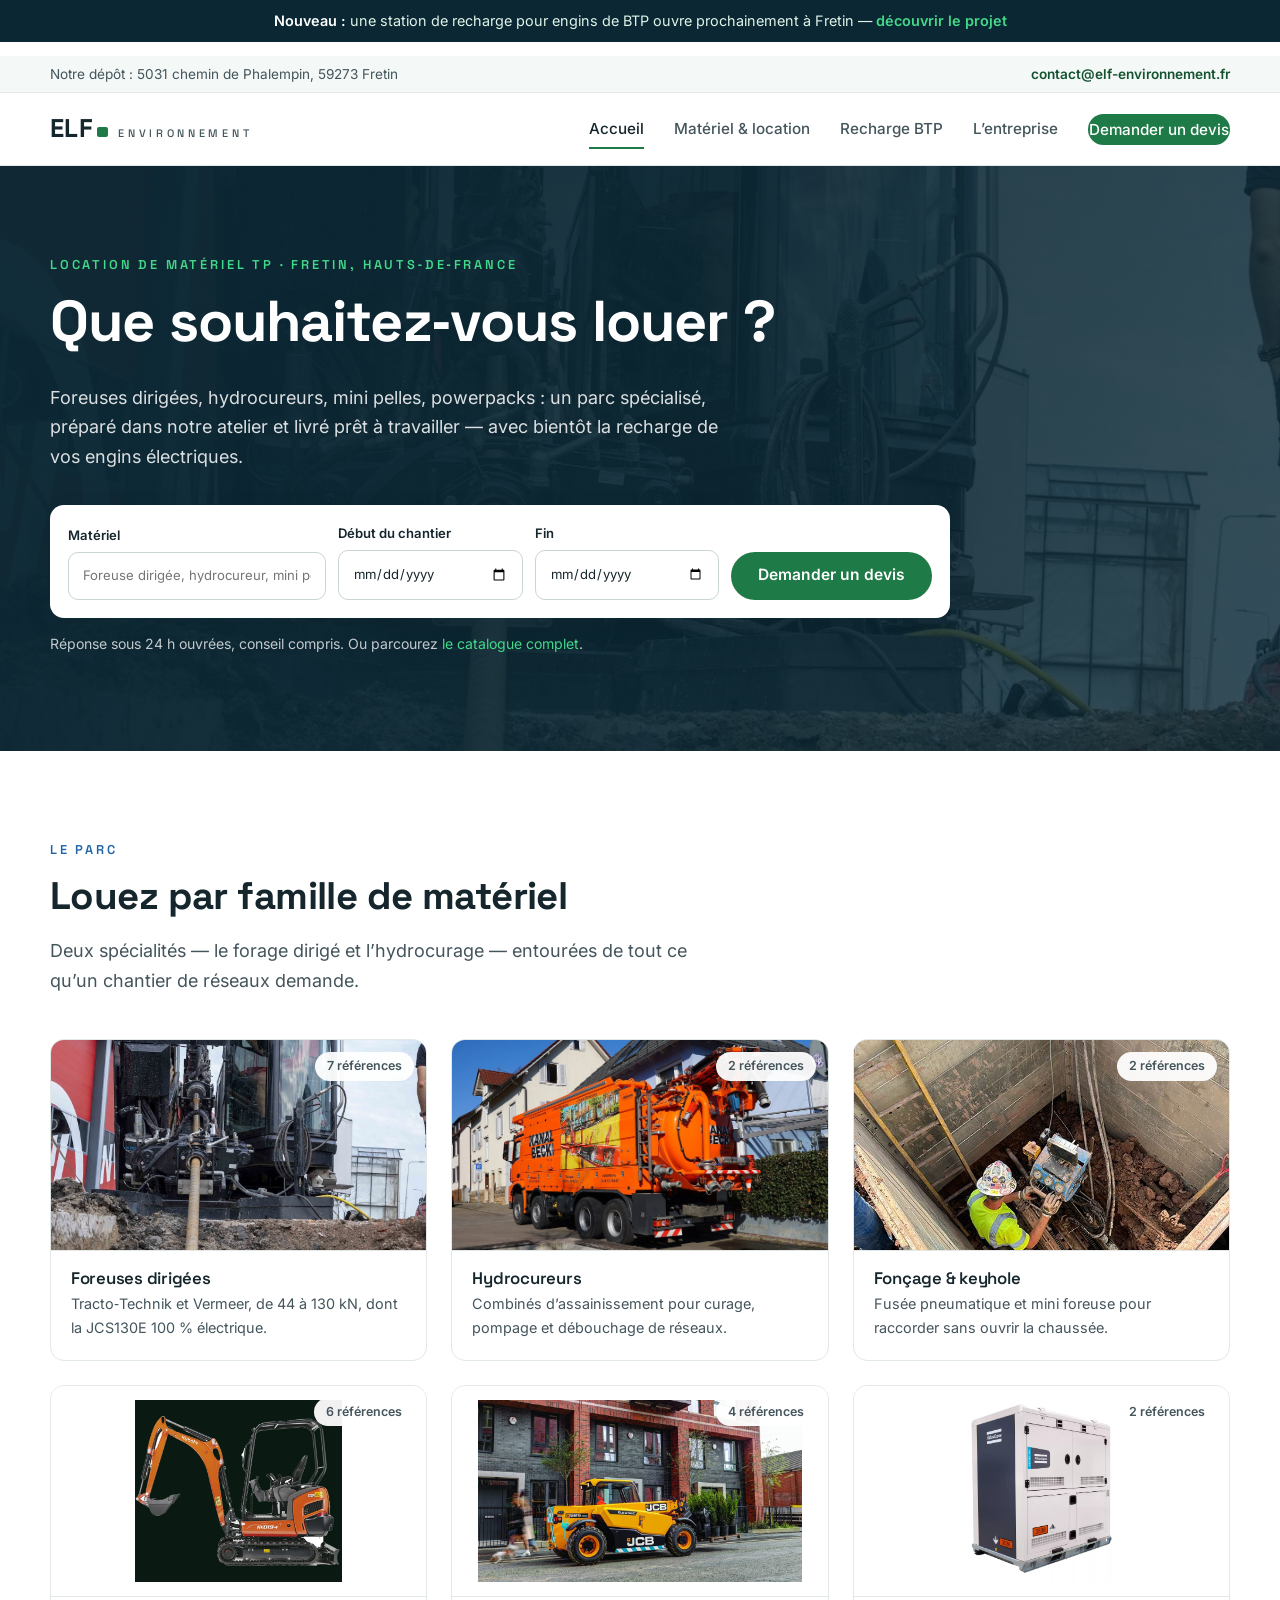
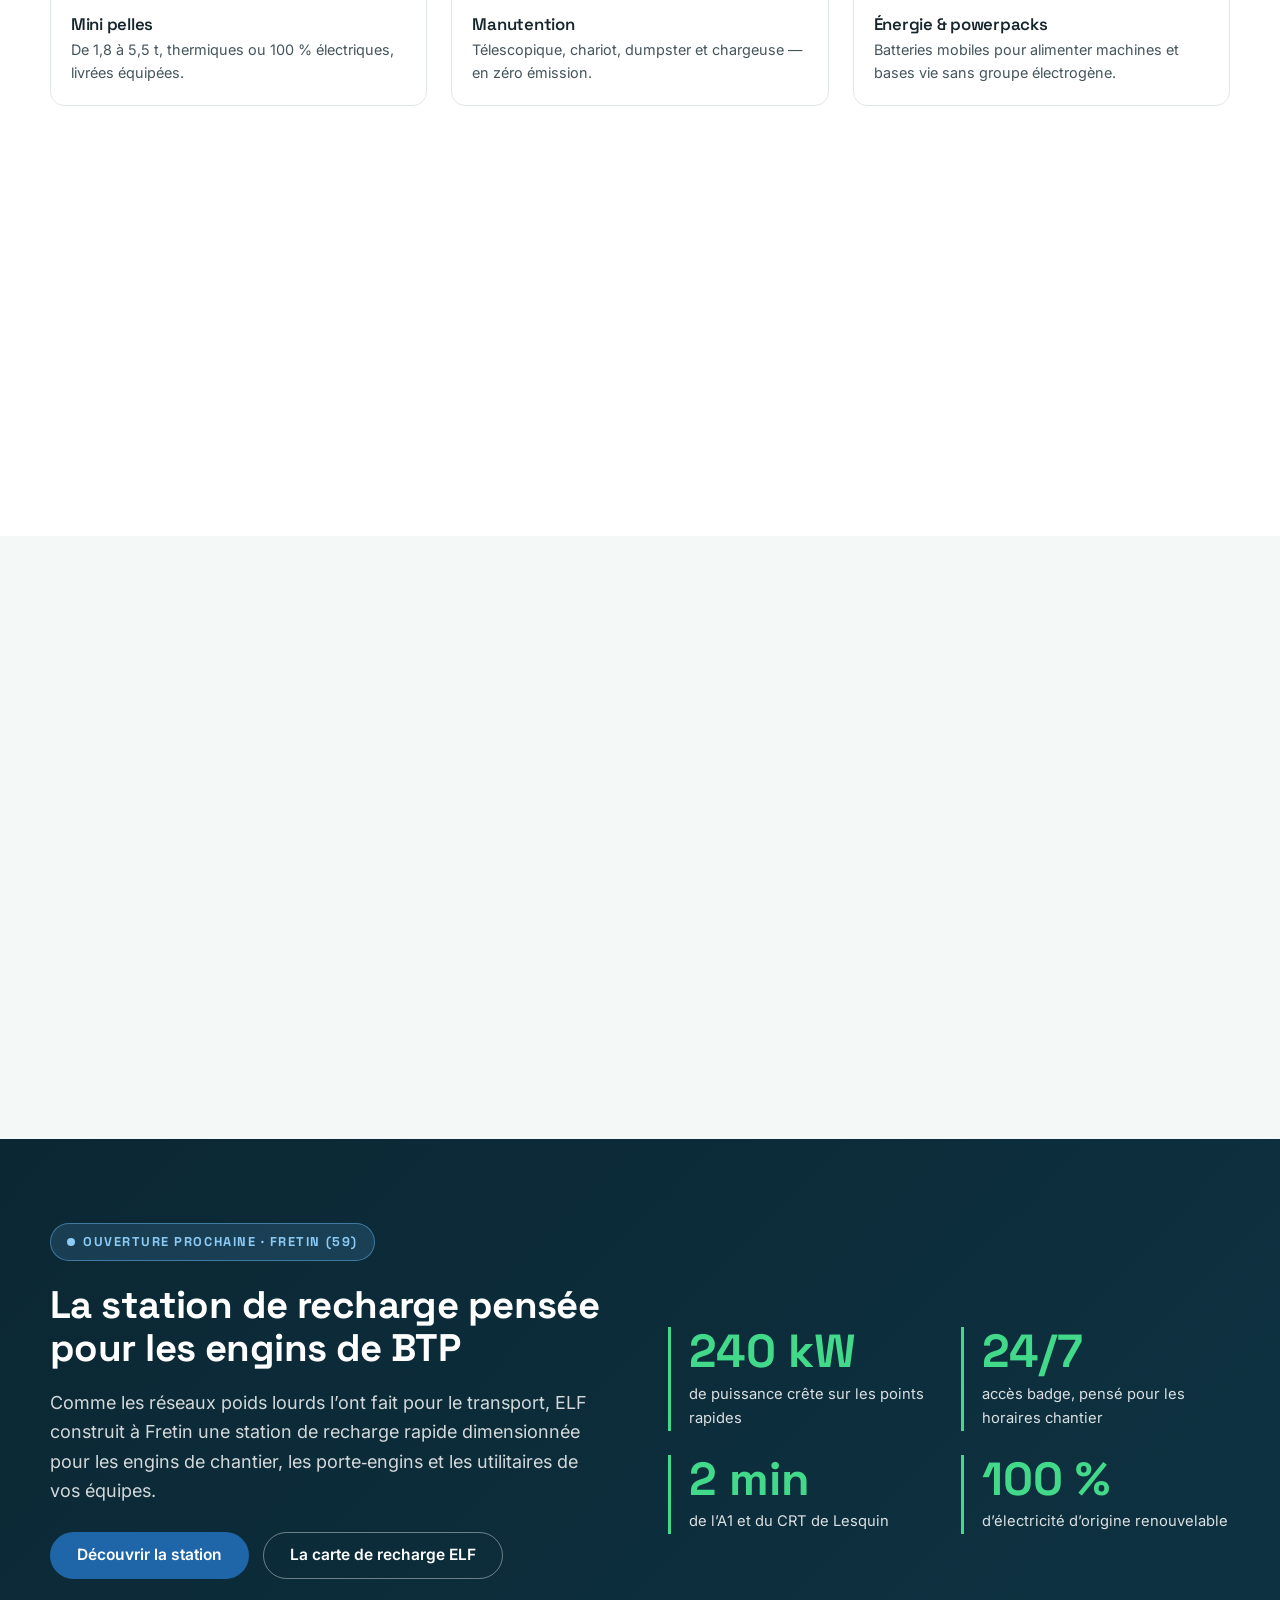
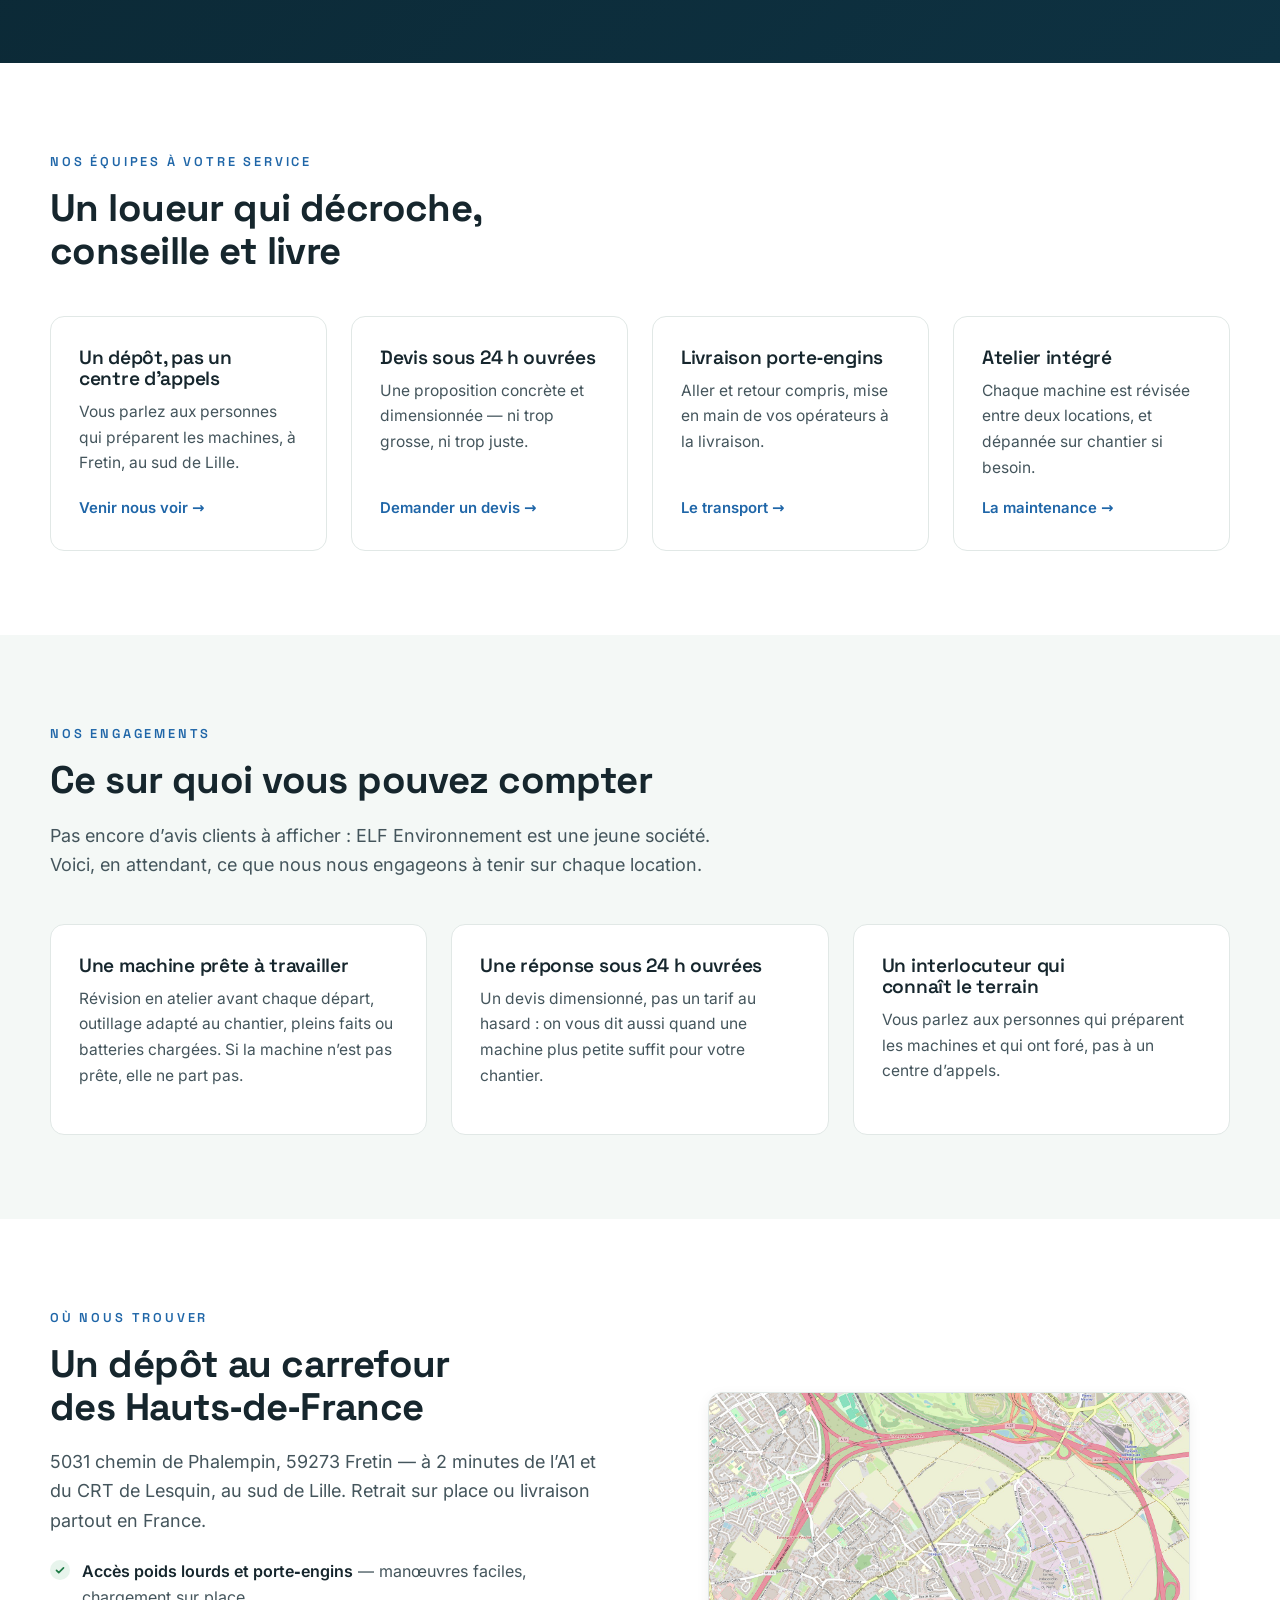
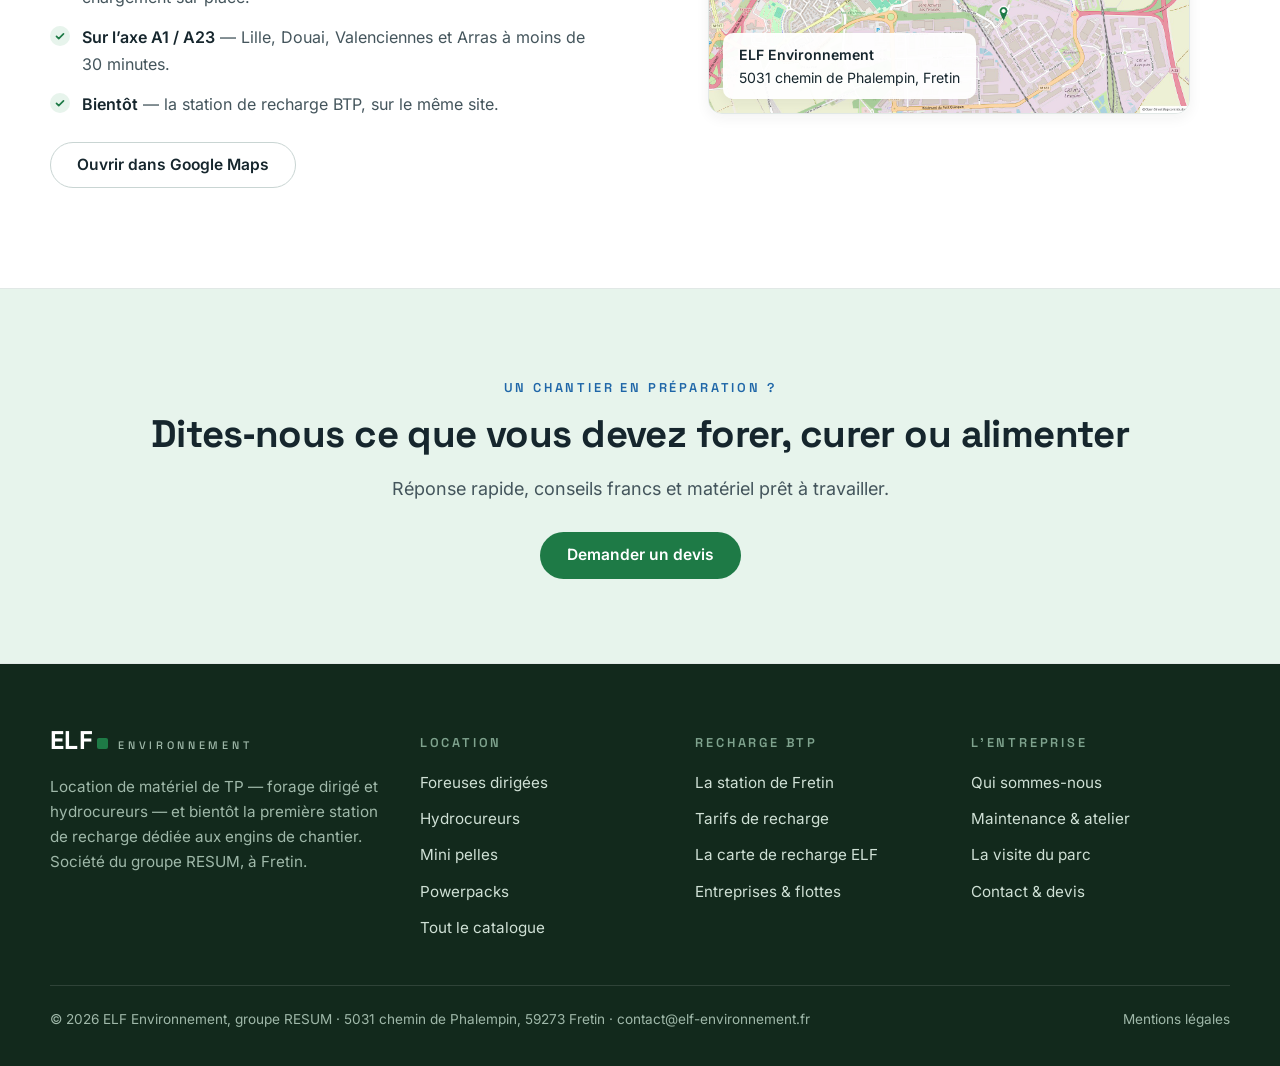
<file: index.html>
<!DOCTYPE html>
<html lang="fr">
<head>
  <meta charset="utf-8">
  <meta name="viewport" content="width=device-width, initial-scale=1">
  <title>ELF Environnement — Location de matériel TP et recharge pour engins de BTP à Fretin</title>
  <meta name="description" content="Location de matériel de TP spécialisée forage dirigé et hydrocureurs, et bientôt la première station de recharge pour engins de chantier. À Fretin, au sud de Lille.">
  <link rel="canonical" href="https://www.elf-environnement.fr/">
  <meta name="robots" content="index, follow">

  <meta property="og:type" content="website">
  <meta property="og:site_name" content="ELF Environnement">
  <meta property="og:title" content="ELF Environnement — Location de matériel TP et recharge pour engins de BTP à Fretin">
  <meta property="og:description" content="Location de matériel de TP spécialisée forage dirigé et hydrocureurs, et bientôt la première station de recharge pour engins de chantier. À Fretin, au sud de Lille.">
  <meta property="og:url" content="https://www.elf-environnement.fr/">
  <meta property="og:image" content="https://www.elf-environnement.fr/assets/img/og-cover.jpg">
  <meta property="og:locale" content="fr_FR">
  <meta name="twitter:card" content="summary_large_image">

  <link rel="icon" type="image/png" sizes="32x32" href="/assets/img/favicon-32.png">
  <link rel="icon" type="image/png" sizes="192x192" href="/assets/img/favicon-192.png">
  <link rel="apple-touch-icon" href="/assets/img/favicon-180.png">

  <link rel="preload" href="/assets/fonts/spacegrotesk-500-600-700.woff2" as="font" type="font/woff2" crossorigin>
  <link rel="preload" href="/assets/fonts/inter-400-500-600.woff2" as="font" type="font/woff2" crossorigin>
  <link rel="stylesheet" href="/assets/css/style.css">
  <script type="application/ld+json">
  {
    "@context": "https://schema.org",
    "@type": "Organization",
    "name": "ELF Environnement",
    "url": "https://www.elf-environnement.fr/",
    "logo": "https://www.elf-environnement.fr/assets/img/favicon-192.png",
    "slogan": "L'énergie du chantier",
    "foundingDate": "2024",
    "description": "Location de matériel de TP spécialisée en forage dirigé et hydrocureurs, et station de recharge pour engins de BTP à Fretin. Société du groupe RESUM.",
    "parentOrganization": { "@type": "Organization", "name": "Groupe RESUM", "url": "https://www.resum.fr/" },
    "address": { "@type": "PostalAddress", "streetAddress": "5031 chemin de Phalempin", "postalCode": "59273", "addressLocality": "Fretin", "addressCountry": "FR" },
    "email": "contact@elf-environnement.fr"
  }
  </script>
</head>
<body>
  <a class="skip-link" href="#contenu">Aller au contenu</a>

  <aside class="topbar" aria-label="Annonce et informations pratiques">
    <p class="annonce"><strong>Nouveau&nbsp;:</strong> une station de recharge pour engins de BTP ouvre prochainement à Fretin — <a href="/recharge.html">découvrir le projet</a></p>

    <div class="preheader">
      <div class="wrap">
        <a href="/entreprise.html#implantation">Notre dépôt&nbsp;: 5031 chemin de Phalempin, 59273 Fretin</a>
        <a class="tel" href="mailto:contact@elf-environnement.fr">contact@elf-environnement.fr</a>
      </div>
    </div>
  </aside>

  <header class="site-header">
    <div class="wrap header-inner">
      <a class="brand" href="/" aria-label="ELF Environnement, accueil">
        <span class="brand-main">ELF</span>
        <span class="brand-sub">Environnement</span>
      </a>
      <button class="nav-toggle" aria-label="Menu principal" aria-expanded="false" aria-controls="menu">
        <span></span><span></span><span></span>
      </button>
      <nav class="site-nav" id="menu" aria-label="Navigation principale">
        <a href="/" aria-current="page">Accueil</a>
        <a href="/materiel.html">Matériel &amp; location</a>
        <a href="/recharge.html">Recharge BTP</a>
        <a href="/entreprise.html">L&rsquo;entreprise</a>
        <a class="btn btn-primary btn-sm" href="/contact.html">Demander un devis</a>
      </nav>
    </div>
  </header>

  <main id="contenu">

    <!-- ============ HERO RECHERCHE (base Loxam) ============ -->
    <section class="hero-loc">
      <img class="hero-bg" src="/assets/img/electrique.jpg" alt="" aria-hidden="true" fetchpriority="high">
      <div class="wrap">
        <p class="kicker" style="color:var(--mint)">Location de matériel TP · Fretin, Hauts&#8209;de&#8209;France</p>
        <h1>Que souhaitez&#8209;vous louer&nbsp;?</h1>
        <p class="lede">Foreuses dirigées, hydrocureurs, mini pelles, powerpacks&nbsp;: un parc spécialisé, préparé dans notre atelier et livré prêt à travailler — avec bientôt la recharge de vos engins électriques.</p>
        <form class="search-card" action="/contact.html#contact-form" method="get" aria-label="Rechercher un matériel à louer">
          <label class="field">Matériel
            <input type="text" name="materiel" placeholder="Foreuse dirigée, hydrocureur, mini pelle…">
          </label>
          <label class="field">Début du chantier
            <input type="date" name="debut">
          </label>
          <label class="field">Fin
            <input type="date" name="fin">
          </label>
          <button class="btn btn-primary" type="submit">Demander un devis</button>
        </form>
        <p style="margin:14px 0 0;font-size:.88rem;color:rgba(255,255,255,.75)">Réponse sous 24&nbsp;h ouvrées, conseil compris. Ou parcourez <a href="/materiel.html" style="color:var(--mint)">le catalogue complet</a>.</p>
      </div>
    </section>

    <!-- ============ FAMILLES ============ -->
    <section class="section" aria-labelledby="familles-titre">
      <div class="wrap">
        <div class="section-head reveal">
          <span class="kicker">Le parc</span>
          <h2 id="familles-titre">Louez par famille de matériel</h2>
          <p class="lede">Deux spécialités — le forage dirigé et l&rsquo;hydrocurage — entourées de tout ce qu&rsquo;un chantier de réseaux demande.</p>
        </div>
        <div class="grid grid-3">
          <a class="famille-card reveal" href="/materiel.html#foreuses">
            <span class="count">7 références</span>
            <img src="/assets/img/machines/tracto-jcs130e.jpg" alt="" width="800" height="450" loading="lazy">
            <div class="famille-body"><h3>Foreuses dirigées</h3><p>Tracto&#8209;Technik et Vermeer, de 44 à 130&nbsp;kN, dont la JCS130E 100&nbsp;% électrique.</p></div>
          </a>
          <a class="famille-card reveal" href="/materiel.html#hydrocureurs" style="--d:.06s">
            <span class="count">2 références</span>
            <img src="/assets/img/machines/hydrocureur-2.jpg" alt="" width="800" height="450" loading="lazy">
            <div class="famille-body"><h3>Hydrocureurs</h3><p>Combinés d&rsquo;assainissement pour curage, pompage et débouchage de réseaux.</p></div>
          </a>
          <a class="famille-card reveal" href="/materiel.html#foncage" style="--d:.12s">
            <span class="count">2 références</span>
            <img src="/assets/img/machines/tracto-grundopit-ks50.jpg" alt="" width="800" height="450" loading="lazy">
            <div class="famille-body"><h3>Fonçage &amp; keyhole</h3><p>Fusée pneumatique et mini foreuse pour raccorder sans ouvrir la chaussée.</p></div>
          </a>
          <a class="famille-card contain reveal" href="/materiel.html#minipelles">
            <span class="count">6 références</span>
            <img src="/assets/img/machines/kubota-kx019-4e.jpg" alt="" width="800" height="450" loading="lazy">
            <div class="famille-body"><h3>Mini pelles</h3><p>De 1,8 à 5,5&nbsp;t, thermiques ou 100&nbsp;% électriques, livrées équipées.</p></div>
          </a>
          <a class="famille-card contain reveal" href="/materiel.html#manutention" style="--d:.06s">
            <span class="count">4 références</span>
            <img src="/assets/img/machines/jcb-525-60e.jpg" alt="" width="800" height="450" loading="lazy">
            <div class="famille-body"><h3>Manutention</h3><p>Télescopique, chariot, dumpster et chargeuse — en zéro émission.</p></div>
          </a>
          <a class="famille-card contain reveal" href="/materiel.html#energie" style="--d:.12s">
            <span class="count">2 références</span>
            <img src="/assets/img/machines/atlas-zbp120.jpg" alt="" width="800" height="450" loading="lazy">
            <div class="famille-body"><h3>Énergie &amp; powerpacks</h3><p>Batteries mobiles pour alimenter machines et bases vie sans groupe électrogène.</p></div>
          </a>
          <a class="famille-card reveal" href="/materiel.html#vehicules" style="--d:.18s">
            <span class="count">1 référence</span>
            <img src="/assets/img/machines/porte-engins.jpg" alt="" width="800" height="450" loading="lazy">
            <div class="famille-body"><h3>Véhicules &amp; transport</h3><p>Livraison porte&#8209;engins sur votre chantier, aller et retour compris.</p></div>
          </a>
        </div>
      </div>
    </section>

    <!-- ============ PAR PROJET (base Loxam) ============ -->
    <section class="section section-alt" aria-labelledby="projet-titre">
      <div class="wrap">
        <div class="section-head reveal">
          <span class="kicker">Besoin d&rsquo;aide pour choisir&nbsp;?</span>
          <h2 id="projet-titre">Parlons plutôt de votre chantier</h2>
          <p class="lede">Vous ne connaissez pas forcément la machine qu&rsquo;il vous faut. Décrivez le chantier, on dimensionne avec vous.</p>
        </div>
        <div class="grid grid-3">
          <article class="card facette reveal">
            <h3>Passer sous une route, une voie ferrée, une rivière</h3>
            <p>Forage dirigé ou fonçage&nbsp;: la pose de réseaux sans tranchée, du branchement à la moyenne portée.</p>
            <a class="card-link" href="/contact.html?materiel=chantier%20de%20forage">Décrire ce chantier</a>
          </article>
          <article class="card facette reveal" style="--d:.08s">
            <h3>Curer, pomper, déboucher un réseau</h3>
            <p>Hydrocureur combiné pour l&rsquo;assainissement, les réseaux industriels et les interventions d&rsquo;urgence.</p>
            <a class="card-link" href="/contact.html?materiel=chantier%20d%27hydrocurage">Décrire ce chantier</a>
          </article>
          <article class="card facette reveal" style="--d:.16s">
            <h3>Travailler en zone à faibles émissions</h3>
            <p>Machines électriques + powerpack&nbsp;: creuser et lever en intérieur, de nuit, sans échappement ni vacarme.</p>
            <a class="card-link" href="/contact.html?materiel=chantier%20z%C3%A9ro%20%C3%A9mission">Décrire ce chantier</a>
          </article>
        </div>
      </div>
    </section>

    <!-- ============ RECHARGE TEASER (base Milence) ============ -->
    <section class="section section-petrol" aria-labelledby="recharge-titre">
      <div class="wrap">
        <span class="statut statut-soon reveal">Ouverture prochaine · Fretin (59)</span>
        <div class="split" style="margin-top:22px">
          <div class="reveal">
            <h2 id="recharge-titre">La station de recharge pensée pour les engins de BTP</h2>
            <p class="lede">Comme les réseaux poids lourds l&rsquo;ont fait pour le transport, ELF construit à Fretin une station de recharge rapide dimensionnée pour les engins de chantier, les porte&#8209;engins et les utilitaires de vos équipes.</p>
            <div class="hero-ctas" style="margin-top:26px">
              <a class="btn btn-blue" href="/recharge.html">Découvrir la station</a>
              <a class="btn btn-ghost" href="/recharge.html#badge" style="color:#fff;border-color:rgba(255,255,255,.4)">La carte de recharge ELF</a>
            </div>
          </div>
          <div class="stat-display reveal" style="--d:.1s">
            <div><span class="num">240&nbsp;kW</span><span class="lbl">de puissance crête sur les points rapides</span></div>
            <div><span class="num">24/7</span><span class="lbl">accès badge, pensé pour les horaires chantier</span></div>
            <div><span class="num">2&nbsp;min</span><span class="lbl">de l&rsquo;A1 et du CRT de Lesquin</span></div>
            <div><span class="num">100&nbsp;%</span><span class="lbl">d&rsquo;électricité d&rsquo;origine renouvelable</span></div>
          </div>
        </div>
      </div>
    </section>

    <!-- ============ RÉASSURANCE (base Loxam) ============ -->
    <section class="section" aria-labelledby="service-titre">
      <div class="wrap">
        <div class="section-head reveal">
          <span class="kicker">Nos équipes à votre service</span>
          <h2 id="service-titre">Un loueur qui décroche, conseille et livre</h2>
        </div>
        <div class="grid grid-4">
          <article class="card facette reveal">
            <h3>Un dépôt, pas un centre d&rsquo;appels</h3>
            <p>Vous parlez aux personnes qui préparent les machines, à Fretin, au sud de Lille.</p>
            <a class="card-link" href="/entreprise.html#implantation">Venir nous voir</a>
          </article>
          <article class="card facette reveal" style="--d:.06s">
            <h3>Devis sous 24&nbsp;h ouvrées</h3>
            <p>Une proposition concrète et dimensionnée — ni trop grosse, ni trop juste.</p>
            <a class="card-link" href="/contact.html">Demander un devis</a>
          </article>
          <article class="card facette reveal" style="--d:.12s">
            <h3>Livraison porte&#8209;engins</h3>
            <p>Aller et retour compris, mise en main de vos opérateurs à la livraison.</p>
            <a class="card-link" href="/materiel.html#vehicules">Le transport</a>
          </article>
          <article class="card facette reveal" style="--d:.18s">
            <h3>Atelier intégré</h3>
            <p>Chaque machine est révisée entre deux locations, et dépannée sur chantier si besoin.</p>
            <a class="card-link" href="/services.html">La maintenance</a>
          </article>
        </div>
      </div>
    </section>

    <!-- ============ AVIS ============ -->
    <section class="section section-alt" aria-labelledby="engagements-titre">
      <div class="wrap">
        <div class="section-head reveal">
          <span class="kicker">Nos engagements</span>
          <h2 id="engagements-titre">Ce sur quoi vous pouvez compter</h2>
          <p class="lede">Pas encore d&rsquo;avis clients à afficher&nbsp;: ELF Environnement est une jeune société. Voici, en attendant, ce que nous nous engageons à tenir sur chaque location.</p>
        </div>
        <div class="grid grid-3">
          <article class="card facette reveal">
            <h3>Une machine prête à travailler</h3>
            <p>Révision en atelier avant chaque départ, outillage adapté au chantier, pleins faits ou batteries chargées. Si la machine n&rsquo;est pas prête, elle ne part pas.</p>
          </article>
          <article class="card facette reveal" style="--d:.1s">
            <h3>Une réponse sous 24&nbsp;h ouvrées</h3>
            <p>Un devis dimensionné, pas un tarif au hasard&nbsp;: on vous dit aussi quand une machine plus petite suffit pour votre chantier.</p>
          </article>
          <article class="card facette reveal" style="--d:.2s">
            <h3>Un interlocuteur qui connaît le terrain</h3>
            <p>Vous parlez aux personnes qui préparent les machines et qui ont foré, pas à un centre d&rsquo;appels.</p>
          </article>
        </div>
      </div>
    </section>

    <!-- ============ IMPLANTATION ============ -->
    <section class="section" id="implantation" aria-labelledby="implantation-titre">
      <div class="wrap split">
        <div class="reveal">
          <span class="kicker">Où nous trouver</span>
          <h2 id="implantation-titre">Un dépôt au carrefour des Hauts&#8209;de&#8209;France</h2>
          <p class="lede">5031 chemin de Phalempin, 59273 Fretin — à 2&nbsp;minutes de l&rsquo;A1 et du CRT de Lesquin, au sud de Lille. Retrait sur place ou livraison partout en France.</p>
          <ul class="checklist">
            <li><span><strong>Accès poids lourds et porte&#8209;engins</strong> — manœuvres faciles, chargement sur place.</span></li>
            <li><span><strong>Sur l&rsquo;axe A1 / A23</strong> — Lille, Douai, Valenciennes et Arras à moins de 30&nbsp;minutes.</span></li>
            <li><span><strong>Bientôt</strong> — la station de recharge BTP, sur le même site.</span></li>
          </ul>
          <p style="margin-top:24px"><a class="btn btn-ghost" href="https://www.google.com/maps/search/?api=1&amp;query=5031+chemin+de+Phalempin+59273+Fretin" rel="noopener" target="_blank">Ouvrir dans Google Maps</a></p>
        </div>
        <figure class="map-card reveal" style="--d:.1s">
          <img src="/assets/img/carte-fretin.jpg" alt="Carte OpenStreetMap situant le dépôt ELF Environnement chemin de Phalempin à Fretin, près de l&rsquo;A1 et du CRT de Lesquin" width="1536" height="1024" loading="lazy">
          <figcaption class="map-legende"><b>ELF Environnement</b>5031 chemin de Phalempin, Fretin</figcaption>
        </figure>
      </div>
    </section>

    <!-- ============ CTA ============ -->
    <section class="cta-band">
      <div class="wrap reveal">
        <span class="kicker">Un chantier en préparation&nbsp;?</span>
        <h2>Dites&#8209;nous ce que vous devez forer, curer ou alimenter</h2>
        <p class="lede">Réponse rapide, conseils francs et matériel prêt à travailler.</p>
        <a class="btn btn-primary" href="/contact.html">Demander un devis</a>
      </div>
    </section>

  </main>

  <footer class="site-footer">
    <div class="wrap footer-grid">
      <div class="footer-about">
        <a class="brand" href="/" aria-label="ELF Environnement, accueil">
          <span class="brand-main">ELF</span>
          <span class="brand-sub">Environnement</span>
        </a>
        <p style="margin-top:18px">Location de matériel de TP — forage dirigé et hydrocureurs — et bientôt la première station de recharge dédiée aux engins de chantier. Société du groupe RESUM, à Fretin.</p>
      </div>
      <div>
        <p class="footer-h">Location</p>
        <ul>
          <li><a href="/materiel.html#foreuses">Foreuses dirigées</a></li>
          <li><a href="/materiel.html#hydrocureurs">Hydrocureurs</a></li>
          <li><a href="/materiel.html#minipelles">Mini pelles</a></li>
          <li><a href="/materiel.html#energie">Powerpacks</a></li>
          <li><a href="/materiel.html">Tout le catalogue</a></li>
        </ul>
      </div>
      <div>
        <p class="footer-h">Recharge BTP</p>
        <ul>
          <li><a href="/recharge.html#station">La station de Fretin</a></li>
          <li><a href="/recharge.html#tarifs">Tarifs de recharge</a></li>
          <li><a href="/recharge.html#badge">La carte de recharge ELF</a></li>
          <li><a href="/recharge.html#flottes">Entreprises &amp; flottes</a></li>
        </ul>
      </div>
      <div>
        <p class="footer-h">L&rsquo;entreprise</p>
        <ul>
          <li><a href="/entreprise.html">Qui sommes-nous</a></li>
          <li><a href="/services.html">Maintenance &amp; atelier</a></li>
          <li><a href="/visite.html">La visite du parc</a></li>
          <li><a href="/contact.html">Contact &amp; devis</a></li>
        </ul>
      </div>
    </div>
    <div class="wrap footer-bottom">
      <p>© <span data-year>2026</span> ELF Environnement, groupe RESUM · 5031 chemin de Phalempin, 59273 Fretin · <a href="mailto:contact@elf-environnement.fr">contact@elf-environnement.fr</a></p>
      <a href="/mentions-legales.html">Mentions légales</a>
    </div>
  </footer>

  <script src="/assets/js/main.js" defer></script>
</body>
</html>
</file>
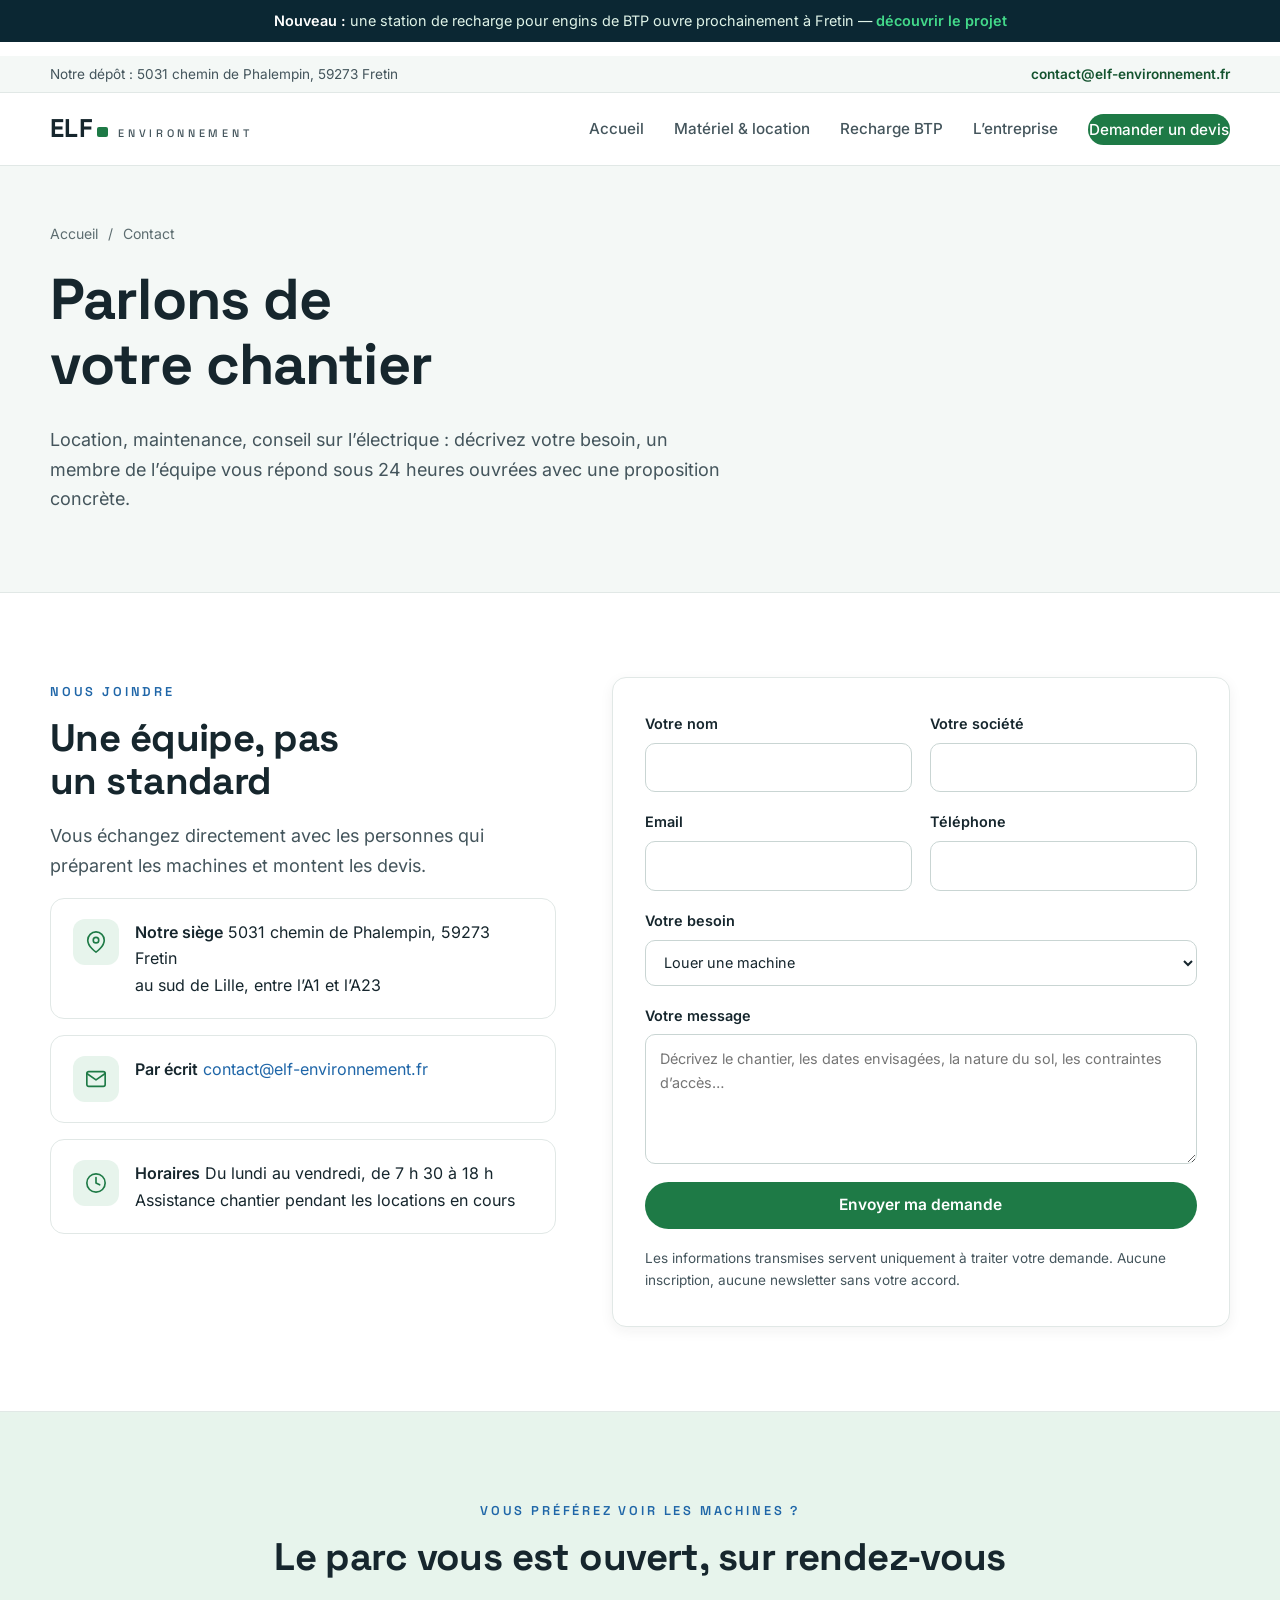
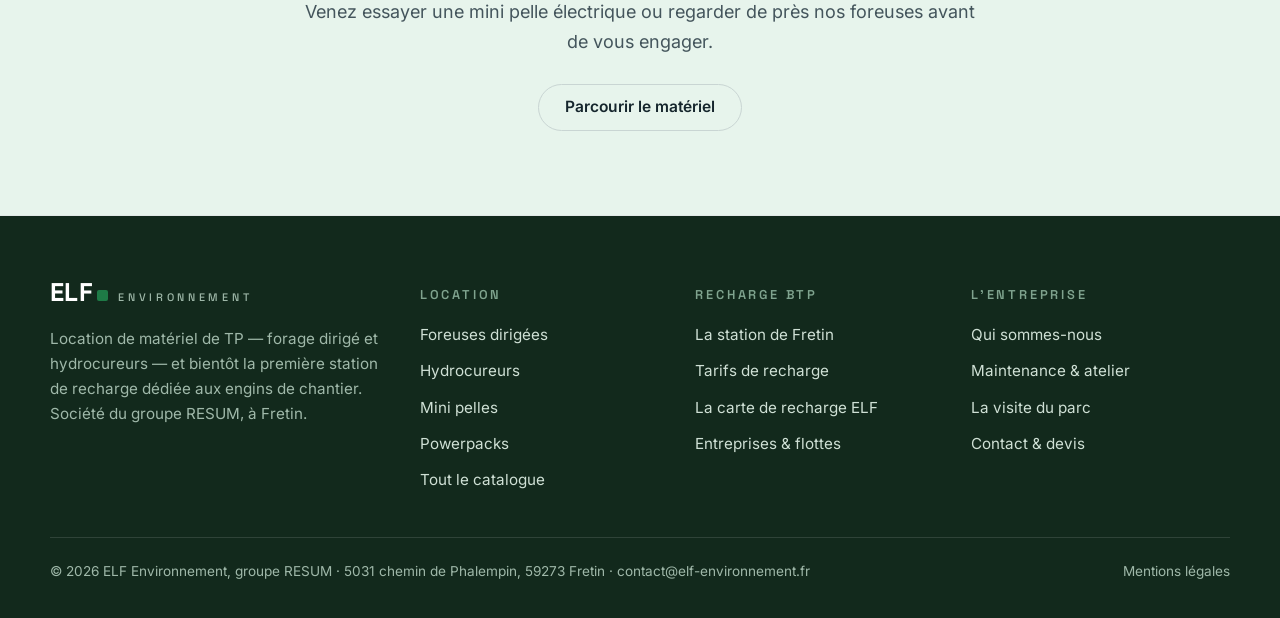
<file: contact.html>
<!DOCTYPE html>
<html lang="fr">
<head>
  <meta charset="utf-8">
  <meta name="viewport" content="width=device-width, initial-scale=1">
  <title>Contact et devis de location | ELF Environnement</title>
  <meta name="description" content="Demandez un devis de location de foreuse, mini pelle électrique ou matériel TP, ou contactez notre atelier de Fretin, près de Lille. Réponse sous 24 h.">
  <link rel="canonical" href="https://www.elf-environnement.fr/contact.html">
  <meta name="robots" content="index, follow">

  <meta property="og:type" content="website">
  <meta property="og:site_name" content="ELF Environnement">
  <meta property="og:title" content="Contact et devis de location | ELF Environnement">
  <meta property="og:description" content="Un chantier en préparation ? Décrivez votre besoin, un expert vous répond sous 24 h ouvrées.">
  <meta property="og:url" content="https://www.elf-environnement.fr/contact.html">
  <meta property="og:image" content="https://www.elf-environnement.fr/assets/img/og-cover.jpg">
  <meta property="og:locale" content="fr_FR">
  <meta name="twitter:card" content="summary_large_image">

  <link rel="icon" type="image/png" sizes="32x32" href="/assets/img/favicon-32.png">
  <link rel="icon" type="image/png" sizes="192x192" href="/assets/img/favicon-192.png">
  <link rel="apple-touch-icon" href="/assets/img/favicon-180.png">

  <link rel="preload" href="/assets/fonts/spacegrotesk-500-600-700.woff2" as="font" type="font/woff2" crossorigin>
  <link rel="preload" href="/assets/fonts/inter-400-500-600.woff2" as="font" type="font/woff2" crossorigin>
  <link rel="stylesheet" href="/assets/css/style.css">

  <script type="application/ld+json">
  {
    "@context": "https://schema.org",
    "@type": "ContactPage",
    "name": "Contact ELF Environnement",
    "url": "https://www.elf-environnement.fr/contact.html"
  }
  </script>
  <script type="application/ld+json">
  {
    "@context": "https://schema.org",
    "@type": "BreadcrumbList",
    "itemListElement": [
      { "@type": "ListItem", "position": 1, "name": "Accueil", "item": "https://www.elf-environnement.fr/" },
      { "@type": "ListItem", "position": 2, "name": "Contact", "item": "https://www.elf-environnement.fr/contact.html" }
    ]
  }
  </script>
</head>
<body>
  <a class="skip-link" href="#contenu">Aller au contenu</a>

  <aside class="topbar" aria-label="Annonce et informations pratiques">
    <p class="annonce"><strong>Nouveau&nbsp;:</strong> une station de recharge pour engins de BTP ouvre prochainement à Fretin — <a href="/recharge.html">découvrir le projet</a></p>

    <div class="preheader">
      <div class="wrap">
        <a href="/entreprise.html#implantation">Notre dépôt&nbsp;: 5031 chemin de Phalempin, 59273 Fretin</a>
        <a class="tel" href="mailto:contact@elf-environnement.fr">contact@elf-environnement.fr</a>
      </div>
    </div>
  </aside>

  <header class="site-header">
    <div class="wrap header-inner">
      <a class="brand" href="/" aria-label="ELF Environnement, accueil">
        <span class="brand-main">ELF</span>
        <span class="brand-sub">Environnement</span>
      </a>
      <button class="nav-toggle" aria-label="Menu principal" aria-expanded="false" aria-controls="menu">
        <span></span><span></span><span></span>
      </button>
      <nav class="site-nav" id="menu" aria-label="Navigation principale">
        <a href="/">Accueil</a>
        <a href="/materiel.html">Matériel &amp; location</a>
        <a href="/recharge.html">Recharge BTP</a>
        <a href="/entreprise.html">L&rsquo;entreprise</a>
        <a class="btn btn-primary btn-sm" href="/contact.html">Demander un devis</a>
      </nav>
    </div>
  </header>

  <main id="contenu">

    <section class="page-hero">
      <div class="wrap">
        <nav class="breadcrumb" aria-label="Fil d’Ariane">
          <a href="/">Accueil</a><span aria-hidden="true">/</span><span>Contact</span>
        </nav>
        <h1>Parlons de votre chantier</h1>
        <p class="lede">Location, maintenance, conseil sur l&rsquo;électrique&nbsp;: décrivez votre besoin, un membre de l&rsquo;équipe vous répond sous 24&nbsp;heures ouvrées avec une proposition concrète.</p>
      </div>
    </section>

    <section class="section">
      <div class="wrap contact-grid">
        <div class="reveal">
          <span class="kicker">Nous joindre</span>
          <h2>Une équipe, pas un standard</h2>
          <p class="lede">Vous échangez directement avec les personnes qui préparent les machines et montent les devis.</p>
          <ul class="contact-list">
            <li>
              <span class="card-icon" aria-hidden="true">
                <svg viewBox="0 0 24 24" fill="none" stroke="currentColor" stroke-width="1.8" stroke-linecap="round" stroke-linejoin="round"><path d="M21 10c0 7-9 13-9 13s-9-6-9-13a9 9 0 0 1 18 0z"/><circle cx="12" cy="10" r="3"/></svg>
              </span>
              <div>
                <strong>Notre siège</strong>
                <span>5031 chemin de Phalempin, 59273 Fretin<br>au sud de Lille, entre l&rsquo;A1 et l&rsquo;A23</span>
              </div>
            </li>
            <li>
              <span class="card-icon" aria-hidden="true">
                <svg viewBox="0 0 24 24" fill="none" stroke="currentColor" stroke-width="1.8" stroke-linecap="round" stroke-linejoin="round"><path d="M4 4h16c1.1 0 2 .9 2 2v12c0 1.1-.9 2-2 2H4c-1.1 0-2-.9-2-2V6c0-1.1.9-2 2-2z"/><path d="m22 6-10 7L2 6"/></svg>
              </span>
              <div>
                <strong>Par écrit</strong>
                <a class="plain" href="mailto:contact@elf-environnement.fr">contact@elf-environnement.fr</a>
              </div>
            </li>
            <li>
              <span class="card-icon" aria-hidden="true">
                <svg viewBox="0 0 24 24" fill="none" stroke="currentColor" stroke-width="1.8" stroke-linecap="round" stroke-linejoin="round"><circle cx="12" cy="12" r="10"/><path d="M12 6v6l4 2"/></svg>
              </span>
              <div>
                <strong>Horaires</strong>
                <span>Du lundi au vendredi, de 7&nbsp;h&nbsp;30 à 18&nbsp;h<br>Assistance chantier pendant les locations en cours</span>
              </div>
            </li>
          </ul>
        </div>

        <form class="contact-form reveal" id="contact-form" data-dest="contact@elf-environnement.fr" style="--d:.1s">
          <div class="form-row">
            <label class="field">Votre nom
              <input type="text" name="nom" autocomplete="name" required>
            </label>
            <label class="field">Votre société
              <input type="text" name="societe" autocomplete="organization">
            </label>
          </div>
          <div class="form-row">
            <label class="field">Email
              <input type="email" name="email" autocomplete="email" required>
            </label>
            <label class="field">Téléphone
              <input type="tel" name="tel" autocomplete="tel">
            </label>
          </div>
          <label class="field">Votre besoin
            <select name="sujet" required>
              <option value="de location">Louer une machine</option>
              <option value="de maintenance">Faire entretenir ou réparer une machine</option>
              <option value="de conseil électrique">Être conseillé sur le passage à l&rsquo;électrique</option>
              <option value="de recharge">Recharge BTP&nbsp;: badges, tarifs, flotte</option>
              <option value="autre">Autre demande</option>
            </select>
          </label>
          <label class="field">Votre message
            <textarea name="message" required placeholder="Décrivez le chantier, les dates envisagées, la nature du sol, les contraintes d’accès…"></textarea>
          </label>
          <p id="form-note" role="status" hidden></p>
          <button class="btn btn-primary" type="submit">Envoyer ma demande</button>
          <p style="margin:0;font-size:.85rem;color:var(--ink-2)">Les informations transmises servent uniquement à traiter votre demande. Aucune inscription, aucune newsletter sans votre accord.</p>
        </form>
      </div>
    </section>

    <section class="cta-band">
      <div class="wrap reveal">
        <span class="kicker">Vous préférez voir les machines&nbsp;?</span>
        <h2>Le parc vous est ouvert, sur rendez&#8209;vous</h2>
        <p class="lede">Venez essayer une mini pelle électrique ou regarder de près nos foreuses avant de vous engager.</p>
        <a class="btn btn-ghost" href="/materiel.html">Parcourir le matériel</a>
      </div>
    </section>
  </main>

  <footer class="site-footer">
    <div class="wrap footer-grid">
      <div class="footer-about">
        <a class="brand" href="/" aria-label="ELF Environnement, accueil">
          <span class="brand-main">ELF</span>
          <span class="brand-sub">Environnement</span>
        </a>
        <p style="margin-top:18px">Location de matériel de TP — forage dirigé et hydrocureurs — et bientôt la première station de recharge dédiée aux engins de chantier. Société du groupe RESUM, à Fretin.</p>
      </div>
      <div>
        <p class="footer-h">Location</p>
        <ul>
          <li><a href="/materiel.html#foreuses">Foreuses dirigées</a></li>
          <li><a href="/materiel.html#hydrocureurs">Hydrocureurs</a></li>
          <li><a href="/materiel.html#minipelles">Mini pelles</a></li>
          <li><a href="/materiel.html#energie">Powerpacks</a></li>
          <li><a href="/materiel.html">Tout le catalogue</a></li>
        </ul>
      </div>
      <div>
        <p class="footer-h">Recharge BTP</p>
        <ul>
          <li><a href="/recharge.html#station">La station de Fretin</a></li>
          <li><a href="/recharge.html#tarifs">Tarifs de recharge</a></li>
          <li><a href="/recharge.html#badge">La carte de recharge ELF</a></li>
          <li><a href="/recharge.html#flottes">Entreprises &amp; flottes</a></li>
        </ul>
      </div>
      <div>
        <p class="footer-h">L&rsquo;entreprise</p>
        <ul>
          <li><a href="/entreprise.html">Qui sommes-nous</a></li>
          <li><a href="/services.html">Maintenance &amp; atelier</a></li>
          <li><a href="/visite.html">La visite du parc</a></li>
          <li><a href="/contact.html">Contact &amp; devis</a></li>
        </ul>
      </div>
    </div>
    <div class="wrap footer-bottom">
      <p>© <span data-year>2026</span> ELF Environnement, groupe RESUM · 5031 chemin de Phalempin, 59273 Fretin · <a href="mailto:contact@elf-environnement.fr">contact@elf-environnement.fr</a></p>
      <a href="/mentions-legales.html">Mentions légales</a>
    </div>
  </footer>

  <script src="/assets/js/main.js" defer></script>
</body>
</html>
</file>
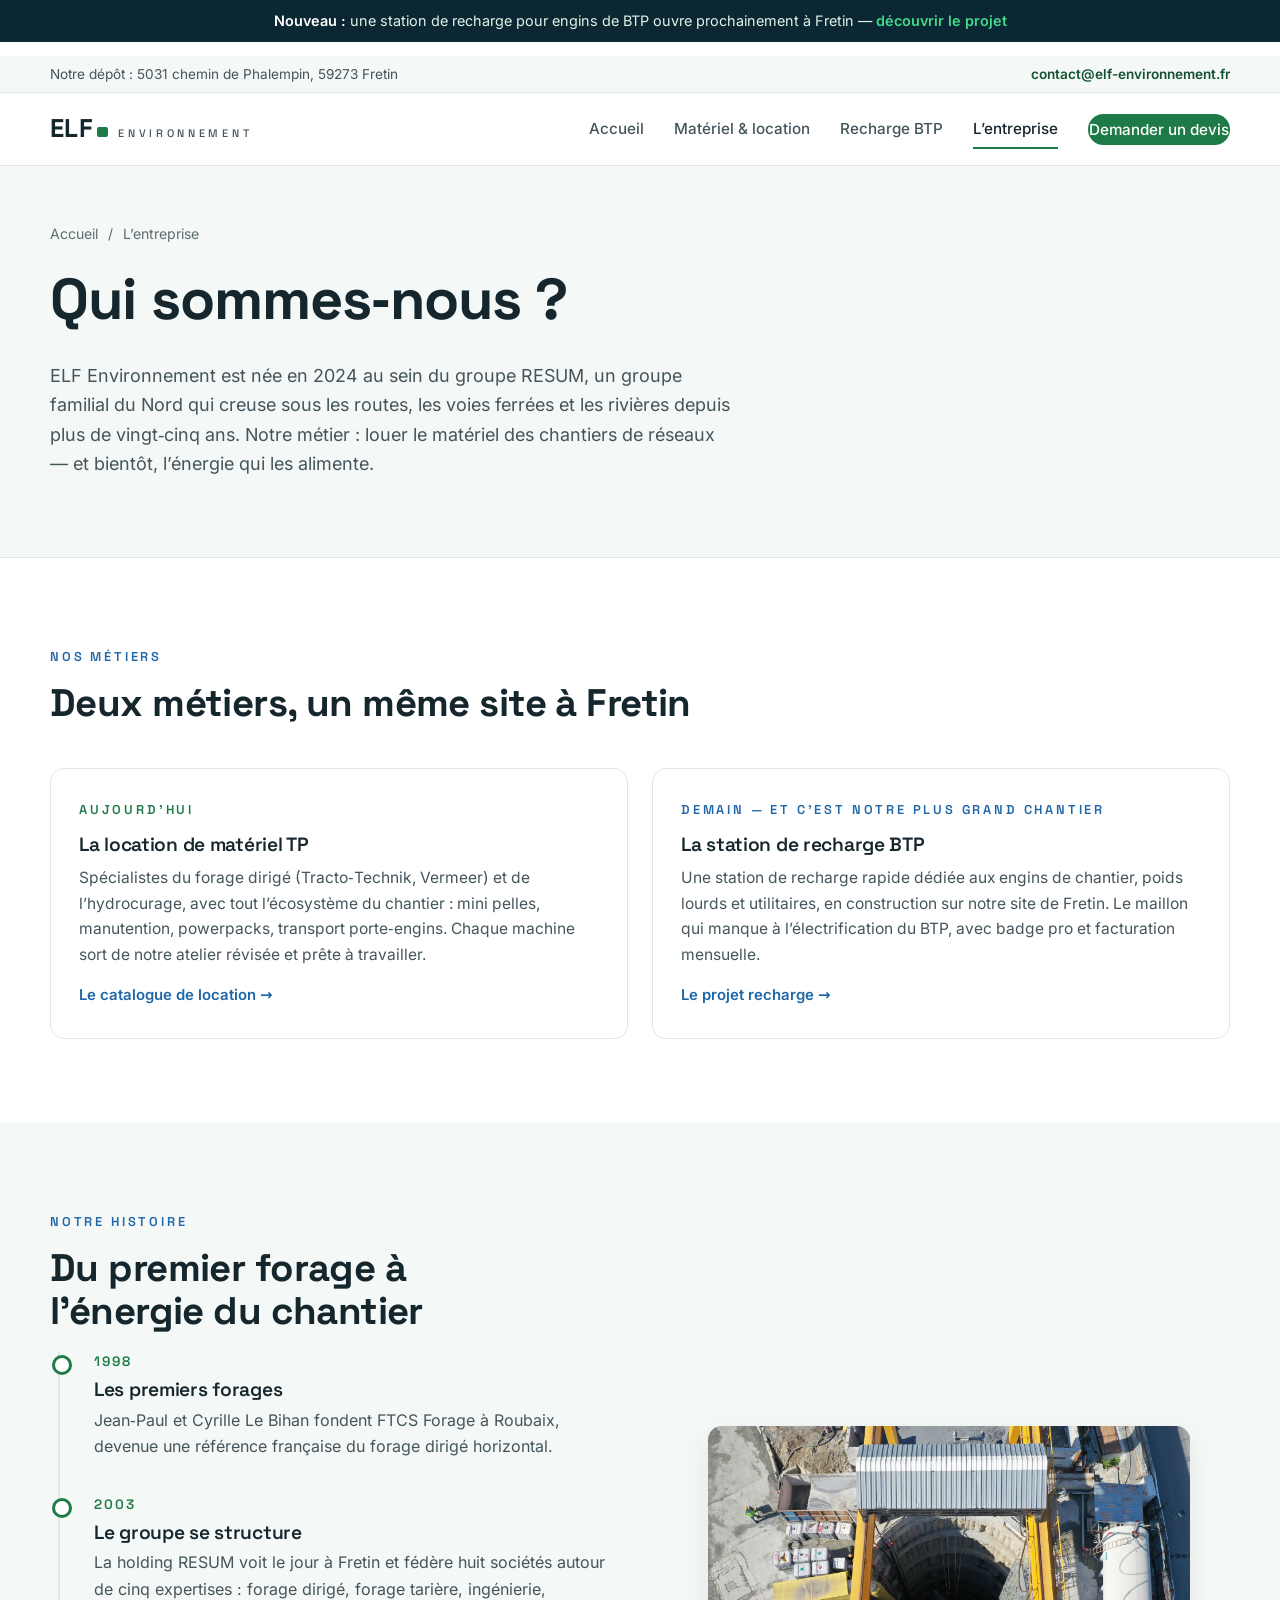
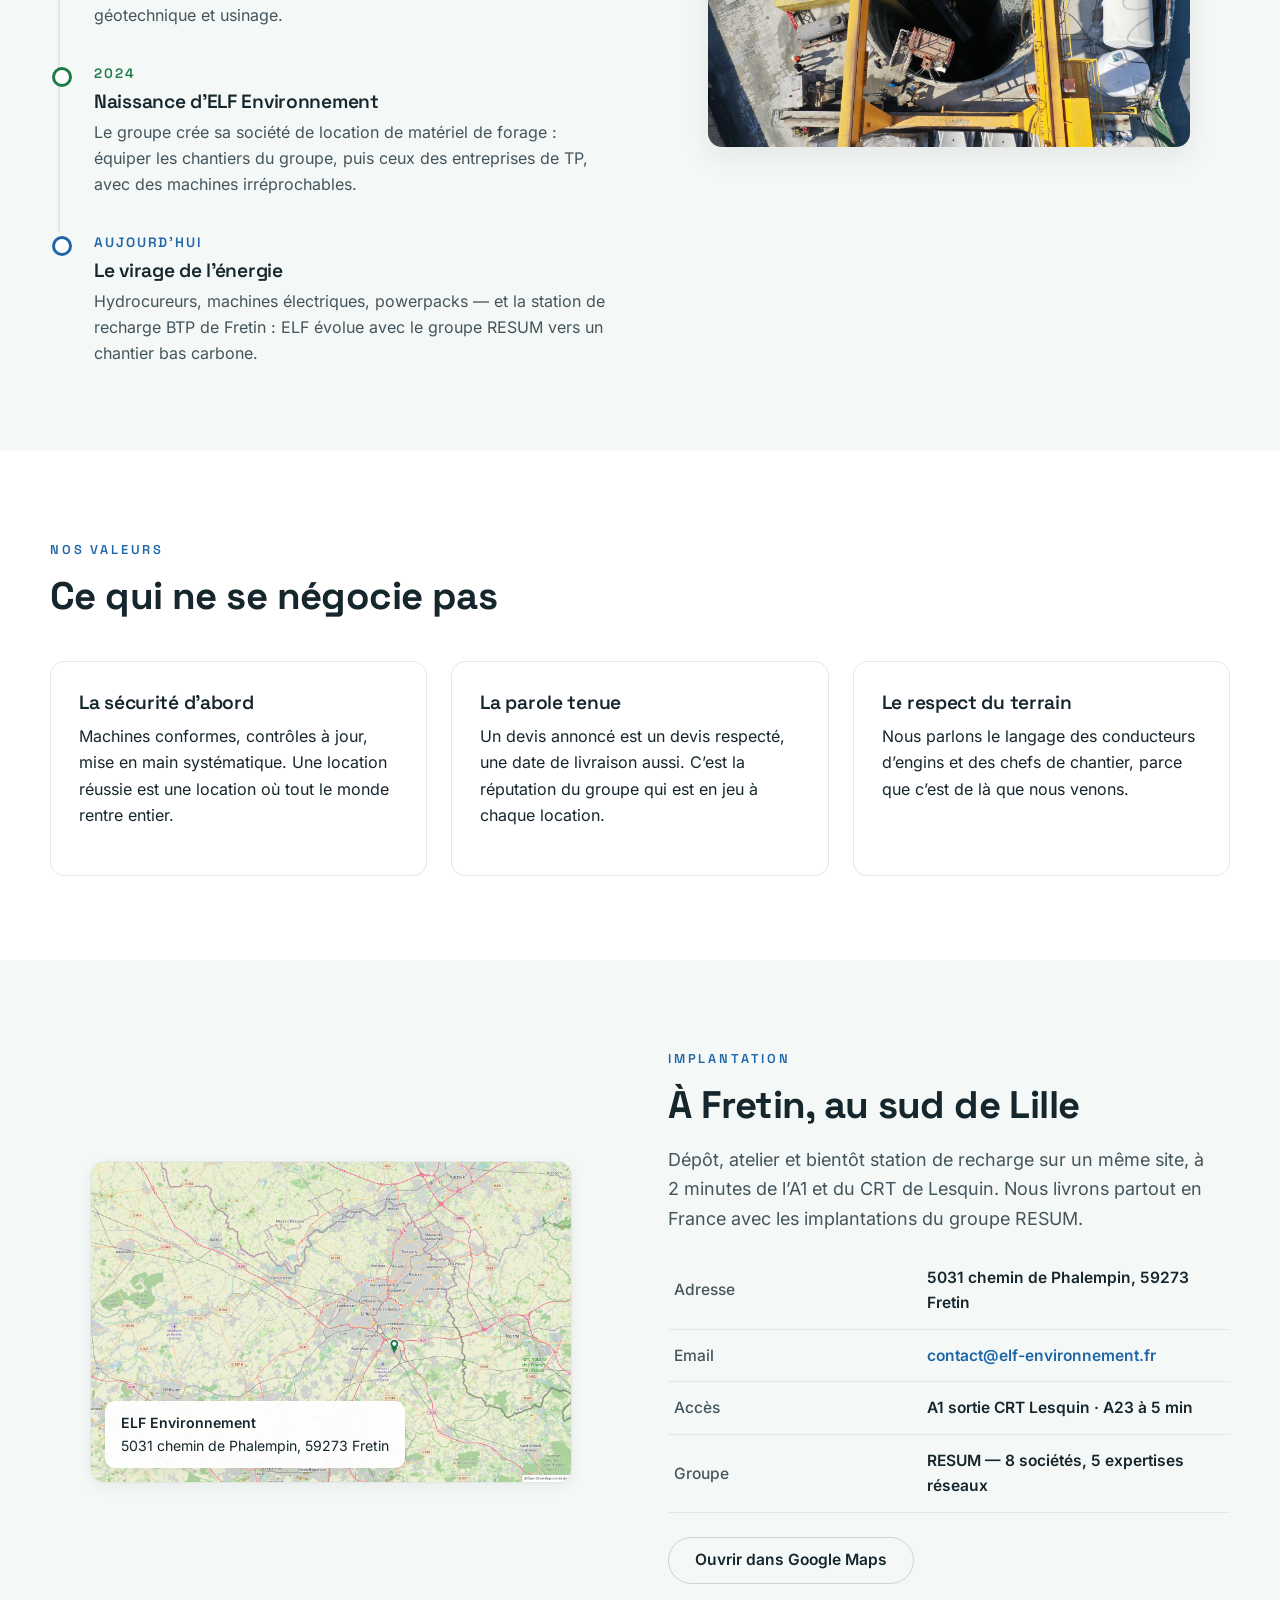
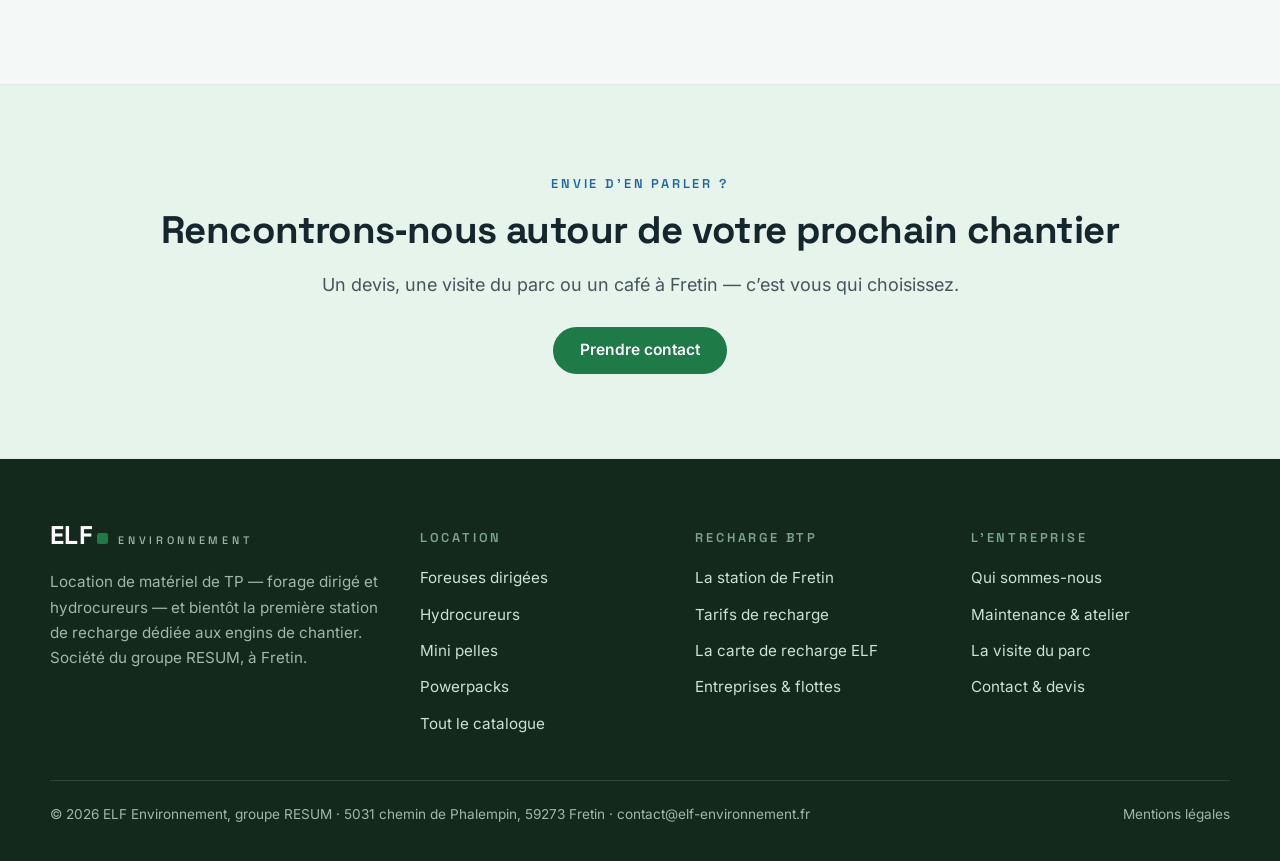
<file: entreprise.html>
<!DOCTYPE html>
<html lang="fr">
<head>
  <meta charset="utf-8">
  <meta name="viewport" content="width=device-width, initial-scale=1">
  <title>L&rsquo;entreprise — Qui sommes&#8209;nous&nbsp;? | ELF Environnement</title>
  <meta name="description" content="ELF Environnement, société du groupe RESUM créée en 2024 à Fretin : location de matériel TP (forage dirigé, hydrocureurs) et station de recharge BTP en construction.">
  <link rel="canonical" href="https://www.elf-environnement.fr/entreprise.html">
  <meta name="robots" content="index, follow">

  <meta property="og:type" content="website">
  <meta property="og:site_name" content="ELF Environnement">
  <meta property="og:title" content="L&rsquo;entreprise — Qui sommes&#8209;nous&nbsp;? | ELF Environnement">
  <meta property="og:description" content="ELF Environnement, société du groupe RESUM créée en 2024 à Fretin : location de matériel TP (forage dirigé, hydrocureurs) et station de recharge BTP en construction.">
  <meta property="og:url" content="https://www.elf-environnement.fr/entreprise.html">
  <meta property="og:image" content="https://www.elf-environnement.fr/assets/img/og-cover.jpg">
  <meta property="og:locale" content="fr_FR">
  <meta name="twitter:card" content="summary_large_image">

  <link rel="icon" type="image/png" sizes="32x32" href="/assets/img/favicon-32.png">
  <link rel="icon" type="image/png" sizes="192x192" href="/assets/img/favicon-192.png">
  <link rel="apple-touch-icon" href="/assets/img/favicon-180.png">

  <link rel="preload" href="/assets/fonts/spacegrotesk-500-600-700.woff2" as="font" type="font/woff2" crossorigin>
  <link rel="preload" href="/assets/fonts/inter-400-500-600.woff2" as="font" type="font/woff2" crossorigin>
  <link rel="stylesheet" href="/assets/css/style.css">
  <script type="application/ld+json">
  {
    "@context": "https://schema.org",
    "@type": "BreadcrumbList",
    "itemListElement": [
      { "@type": "ListItem", "position": 1, "name": "Accueil", "item": "https://www.elf-environnement.fr/" },
      { "@type": "ListItem", "position": 2, "name": "L'entreprise", "item": "https://www.elf-environnement.fr/entreprise.html" }
    ]
  }
  </script>
</head>
<body>
  <a class="skip-link" href="#contenu">Aller au contenu</a>

  <aside class="topbar" aria-label="Annonce et informations pratiques">
    <p class="annonce"><strong>Nouveau&nbsp;:</strong> une station de recharge pour engins de BTP ouvre prochainement à Fretin — <a href="/recharge.html">découvrir le projet</a></p>

    <div class="preheader">
      <div class="wrap">
        <a href="/entreprise.html#implantation">Notre dépôt&nbsp;: 5031 chemin de Phalempin, 59273 Fretin</a>
        <a class="tel" href="mailto:contact@elf-environnement.fr">contact@elf-environnement.fr</a>
      </div>
    </div>
  </aside>

  <header class="site-header">
    <div class="wrap header-inner">
      <a class="brand" href="/" aria-label="ELF Environnement, accueil">
        <span class="brand-main">ELF</span>
        <span class="brand-sub">Environnement</span>
      </a>
      <button class="nav-toggle" aria-label="Menu principal" aria-expanded="false" aria-controls="menu">
        <span></span><span></span><span></span>
      </button>
      <nav class="site-nav" id="menu" aria-label="Navigation principale">
        <a href="/">Accueil</a>
        <a href="/materiel.html">Matériel &amp; location</a>
        <a href="/recharge.html">Recharge BTP</a>
        <a href="/entreprise.html" aria-current="page">L&rsquo;entreprise</a>
        <a class="btn btn-primary btn-sm" href="/contact.html">Demander un devis</a>
      </nav>
    </div>
  </header>

  <main id="contenu">

    <section class="page-hero">
      <div class="wrap">
        <nav class="breadcrumb" aria-label="Fil d&rsquo;Ariane">
          <a href="/">Accueil</a><span aria-hidden="true">/</span><span>L&rsquo;entreprise</span>
        </nav>
        <h1>Qui sommes&#8209;nous&nbsp;?</h1>
        <p class="lede">ELF Environnement est née en 2024 au sein du groupe RESUM, un groupe familial du Nord qui creuse sous les routes, les voies ferrées et les rivières depuis plus de vingt&#8209;cinq ans. Notre métier&nbsp;: louer le matériel des chantiers de réseaux — et bientôt, l&rsquo;énergie qui les alimente.</p>
      </div>
    </section>

    <section class="section" aria-labelledby="metiers-titre">
      <div class="wrap">
        <div class="section-head reveal">
          <span class="kicker">Nos métiers</span>
          <h2 id="metiers-titre">Deux métiers, un même site à Fretin</h2>
        </div>
        <div class="grid" style="grid-template-columns:repeat(auto-fit,minmax(min(420px,100%),1fr))">
          <article class="card facette reveal">
            <span class="kicker" style="color:var(--brand)">Aujourd&rsquo;hui</span>
            <h3>La location de matériel TP</h3>
            <p>Spécialistes du forage dirigé (Tracto&#8209;Technik, Vermeer) et de l&rsquo;hydrocurage, avec tout l&rsquo;écosystème du chantier&nbsp;: mini pelles, manutention, powerpacks, transport porte&#8209;engins. Chaque machine sort de notre atelier révisée et prête à travailler.</p>
            <a class="card-link" href="/materiel.html">Le catalogue de location</a>
          </article>
          <article class="card facette reveal" style="--d:.1s">
            <span class="kicker">Demain — et c&rsquo;est notre plus grand chantier</span>
            <h3>La station de recharge BTP</h3>
            <p>Une station de recharge rapide dédiée aux engins de chantier, poids lourds et utilitaires, en construction sur notre site de Fretin. Le maillon qui manque à l&rsquo;électrification du BTP, avec badge pro et facturation mensuelle.</p>
            <a class="card-link" href="/recharge.html">Le projet recharge</a>
          </article>
        </div>
      </div>
    </section>

    <section class="section section-alt" aria-labelledby="histoire-titre">
      <div class="wrap split">
        <div class="reveal">
          <span class="kicker">Notre histoire</span>
          <h2 id="histoire-titre">Du premier forage à l&rsquo;énergie du chantier</h2>
          <ol class="timeline">
            <li>
              <span class="step">1998</span>
              <h3>Les premiers forages</h3>
              <p>Jean&#8209;Paul et Cyrille Le Bihan fondent FTCS Forage à Roubaix, devenue une référence française du forage dirigé horizontal.</p>
            </li>
            <li>
              <span class="step">2003</span>
              <h3>Le groupe se structure</h3>
              <p>La holding RESUM voit le jour à Fretin et fédère huit sociétés autour de cinq expertises&nbsp;: forage dirigé, forage tarière, ingénierie, géotechnique et usinage.</p>
            </li>
            <li>
              <span class="step">2024</span>
              <h3>Naissance d&rsquo;ELF Environnement</h3>
              <p>Le groupe crée sa société de location de matériel de forage&nbsp;: équiper les chantiers du groupe, puis ceux des entreprises de TP, avec des machines irréprochables.</p>
            </li>
            <li class="blue">
              <span class="step">Aujourd&rsquo;hui</span>
              <h3>Le virage de l&rsquo;énergie</h3>
              <p>Hydrocureurs, machines électriques, powerpacks — et la station de recharge BTP de Fretin&nbsp;: ELF évolue avec le groupe RESUM vers un chantier bas carbone.</p>
            </li>
          </ol>
        </div>
        <figure class="split-visual reveal" style="--d:.12s">
          <img src="/assets/img/chantier-forage.jpg" alt="Vue aérienne d&rsquo;un chantier de fonçage&nbsp;: puits circulaire, portique jaune et cuves de bentonite" width="1680" height="1120" loading="lazy">
        </figure>
      </div>
    </section>

    <section class="section" aria-labelledby="valeurs-titre">
      <div class="wrap">
        <div class="section-head reveal">
          <span class="kicker">Nos valeurs</span>
          <h2 id="valeurs-titre">Ce qui ne se négocie pas</h2>
        </div>
        <div class="grid grid-3">
          <article class="card reveal">
            <h3>La sécurité d&rsquo;abord</h3>
            <p>Machines conformes, contrôles à jour, mise en main systématique. Une location réussie est une location où tout le monde rentre entier.</p>
          </article>
          <article class="card reveal" style="--d:.08s">
            <h3>La parole tenue</h3>
            <p>Un devis annoncé est un devis respecté, une date de livraison aussi. C&rsquo;est la réputation du groupe qui est en jeu à chaque location.</p>
          </article>
          <article class="card reveal" style="--d:.16s">
            <h3>Le respect du terrain</h3>
            <p>Nous parlons le langage des conducteurs d&rsquo;engins et des chefs de chantier, parce que c&rsquo;est de là que nous venons.</p>
          </article>
        </div>
      </div>
    </section>

    <section class="section section-alt" id="implantation" aria-labelledby="ou-titre">
      <div class="wrap split">
        <figure class="map-card reveal">
          <img src="/assets/img/carte-region.jpg" alt="Carte OpenStreetMap de la métropole lilloise situant Fretin au sud de Lille" width="1536" height="1024" loading="lazy">
          <figcaption class="map-legende"><b>ELF Environnement</b>5031 chemin de Phalempin, 59273 Fretin</figcaption>
        </figure>
        <div class="reveal" style="--d:.1s">
          <span class="kicker">Implantation</span>
          <h2 id="ou-titre">À Fretin, au sud de Lille</h2>
          <p class="lede">Dépôt, atelier et bientôt station de recharge sur un même site, à 2&nbsp;minutes de l&rsquo;A1 et du CRT de Lesquin. Nous livrons partout en France avec les implantations du groupe RESUM.</p>
          <table class="station-specs">
            <tr><th scope="row">Adresse</th><td>5031 chemin de Phalempin, 59273 Fretin</td></tr>
            <tr><th scope="row">Email</th><td><a href="mailto:contact@elf-environnement.fr">contact@elf-environnement.fr</a></td></tr>
            <tr><th scope="row">Accès</th><td>A1 sortie CRT Lesquin · A23 à 5&nbsp;min</td></tr>
            <tr><th scope="row">Groupe</th><td>RESUM — 8 sociétés, 5 expertises réseaux</td></tr>
          </table>
          <p style="margin-top:24px"><a class="btn btn-ghost" href="https://www.google.com/maps/search/?api=1&amp;query=5031+chemin+de+Phalempin+59273+Fretin" rel="noopener" target="_blank">Ouvrir dans Google Maps</a></p>
        </div>
      </div>
    </section>

    <section class="cta-band">
      <div class="wrap reveal">
        <span class="kicker">Envie d&rsquo;en parler&nbsp;?</span>
        <h2>Rencontrons&#8209;nous autour de votre prochain chantier</h2>
        <p class="lede">Un devis, une visite du parc ou un café à Fretin — c&rsquo;est vous qui choisissez.</p>
        <a class="btn btn-primary" href="/contact.html">Prendre contact</a>
      </div>
    </section>

  </main>

  <footer class="site-footer">
    <div class="wrap footer-grid">
      <div class="footer-about">
        <a class="brand" href="/" aria-label="ELF Environnement, accueil">
          <span class="brand-main">ELF</span>
          <span class="brand-sub">Environnement</span>
        </a>
        <p style="margin-top:18px">Location de matériel de TP — forage dirigé et hydrocureurs — et bientôt la première station de recharge dédiée aux engins de chantier. Société du groupe RESUM, à Fretin.</p>
      </div>
      <div>
        <p class="footer-h">Location</p>
        <ul>
          <li><a href="/materiel.html#foreuses">Foreuses dirigées</a></li>
          <li><a href="/materiel.html#hydrocureurs">Hydrocureurs</a></li>
          <li><a href="/materiel.html#minipelles">Mini pelles</a></li>
          <li><a href="/materiel.html#energie">Powerpacks</a></li>
          <li><a href="/materiel.html">Tout le catalogue</a></li>
        </ul>
      </div>
      <div>
        <p class="footer-h">Recharge BTP</p>
        <ul>
          <li><a href="/recharge.html#station">La station de Fretin</a></li>
          <li><a href="/recharge.html#tarifs">Tarifs de recharge</a></li>
          <li><a href="/recharge.html#badge">La carte de recharge ELF</a></li>
          <li><a href="/recharge.html#flottes">Entreprises &amp; flottes</a></li>
        </ul>
      </div>
      <div>
        <p class="footer-h">L&rsquo;entreprise</p>
        <ul>
          <li><a href="/entreprise.html">Qui sommes-nous</a></li>
          <li><a href="/services.html">Maintenance &amp; atelier</a></li>
          <li><a href="/visite.html">La visite du parc</a></li>
          <li><a href="/contact.html">Contact &amp; devis</a></li>
        </ul>
      </div>
    </div>
    <div class="wrap footer-bottom">
      <p>© <span data-year>2026</span> ELF Environnement, groupe RESUM · 5031 chemin de Phalempin, 59273 Fretin · <a href="mailto:contact@elf-environnement.fr">contact@elf-environnement.fr</a></p>
      <a href="/mentions-legales.html">Mentions légales</a>
    </div>
  </footer>

  <script src="/assets/js/main.js" defer></script>
</body>
</html>
</file>
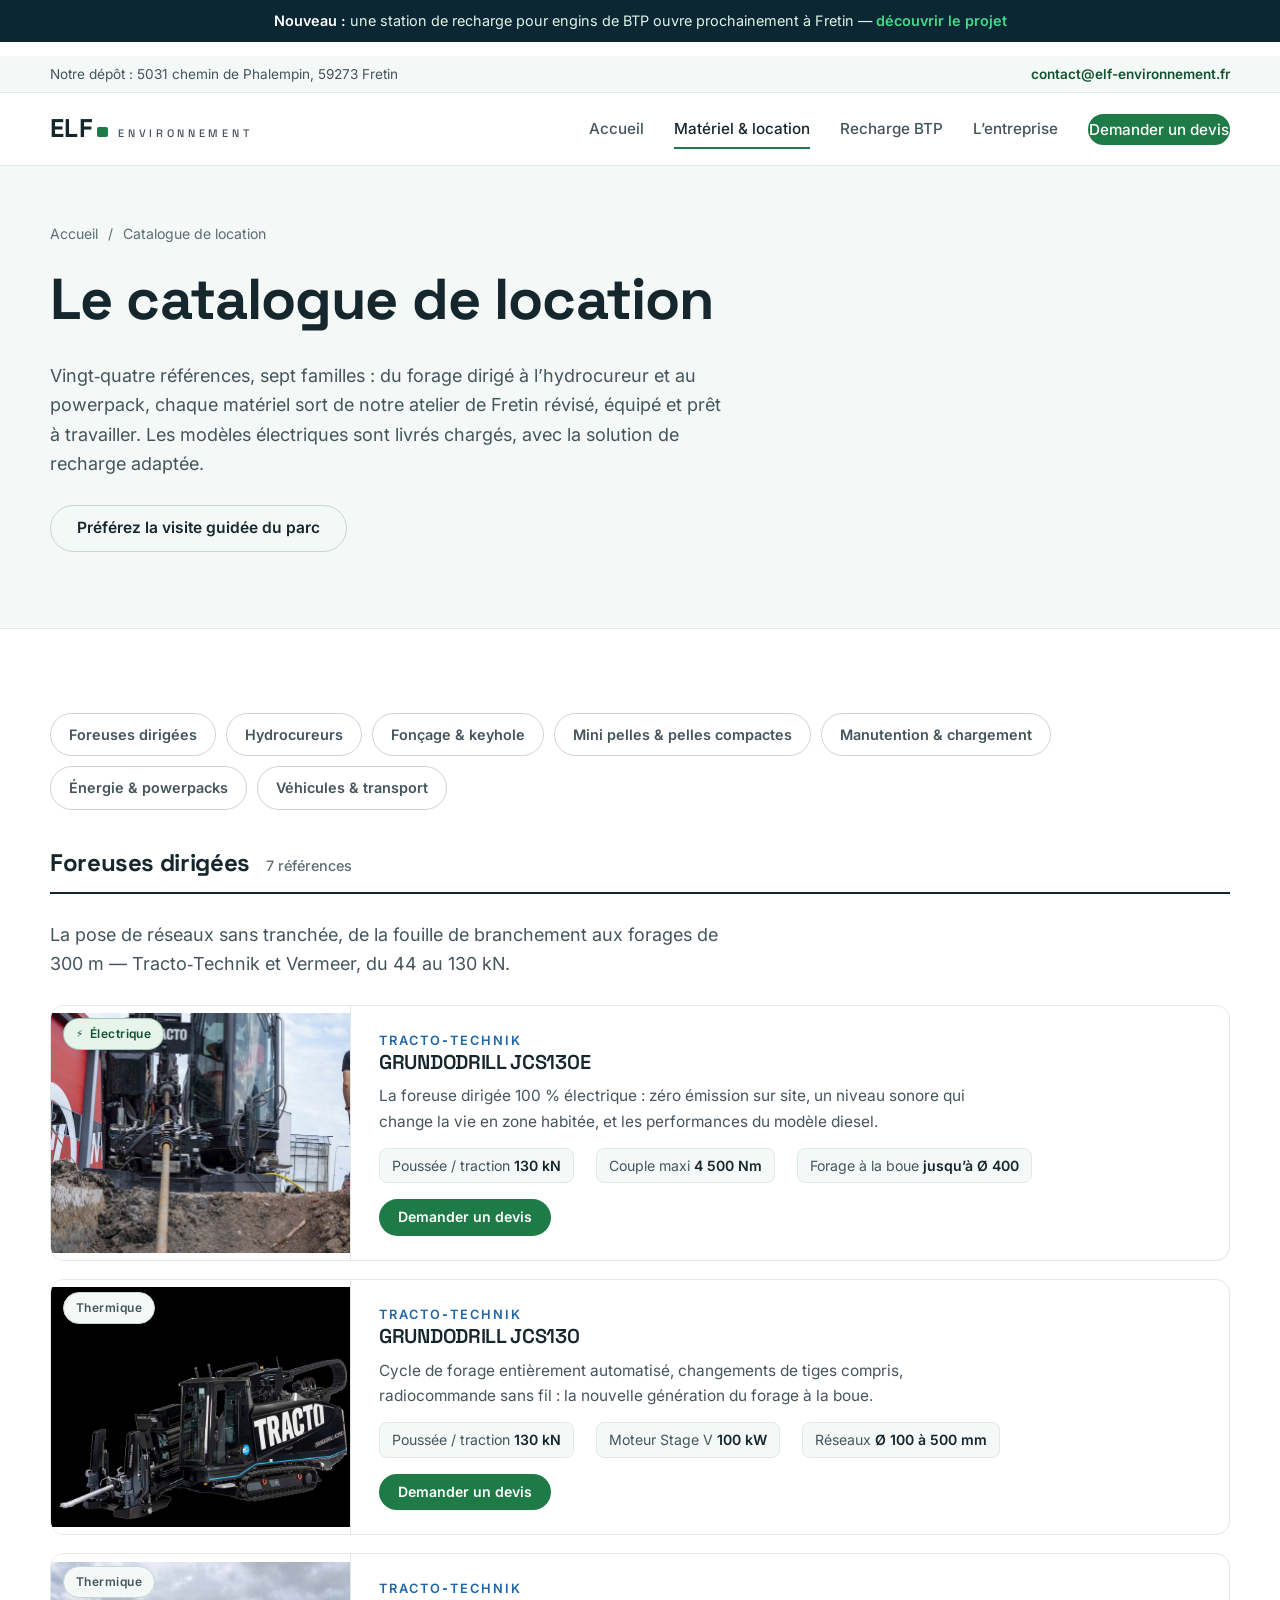
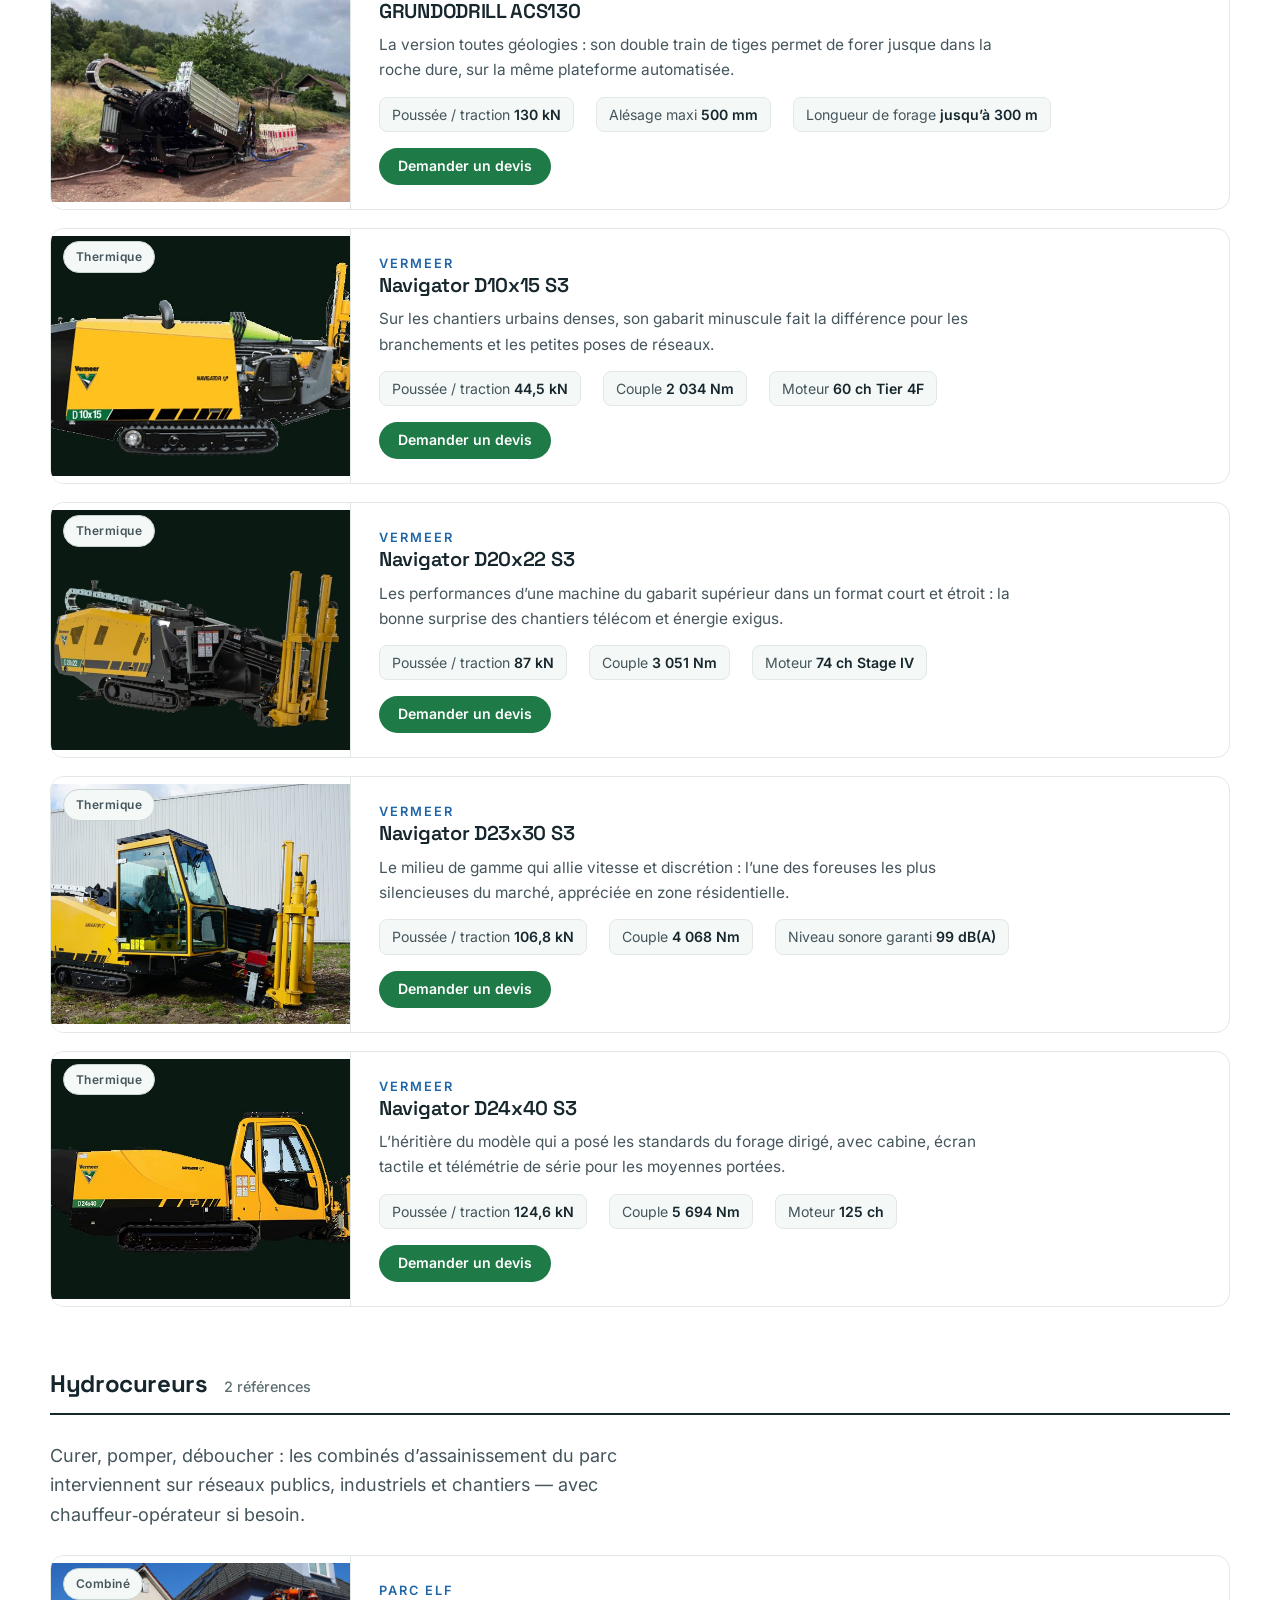
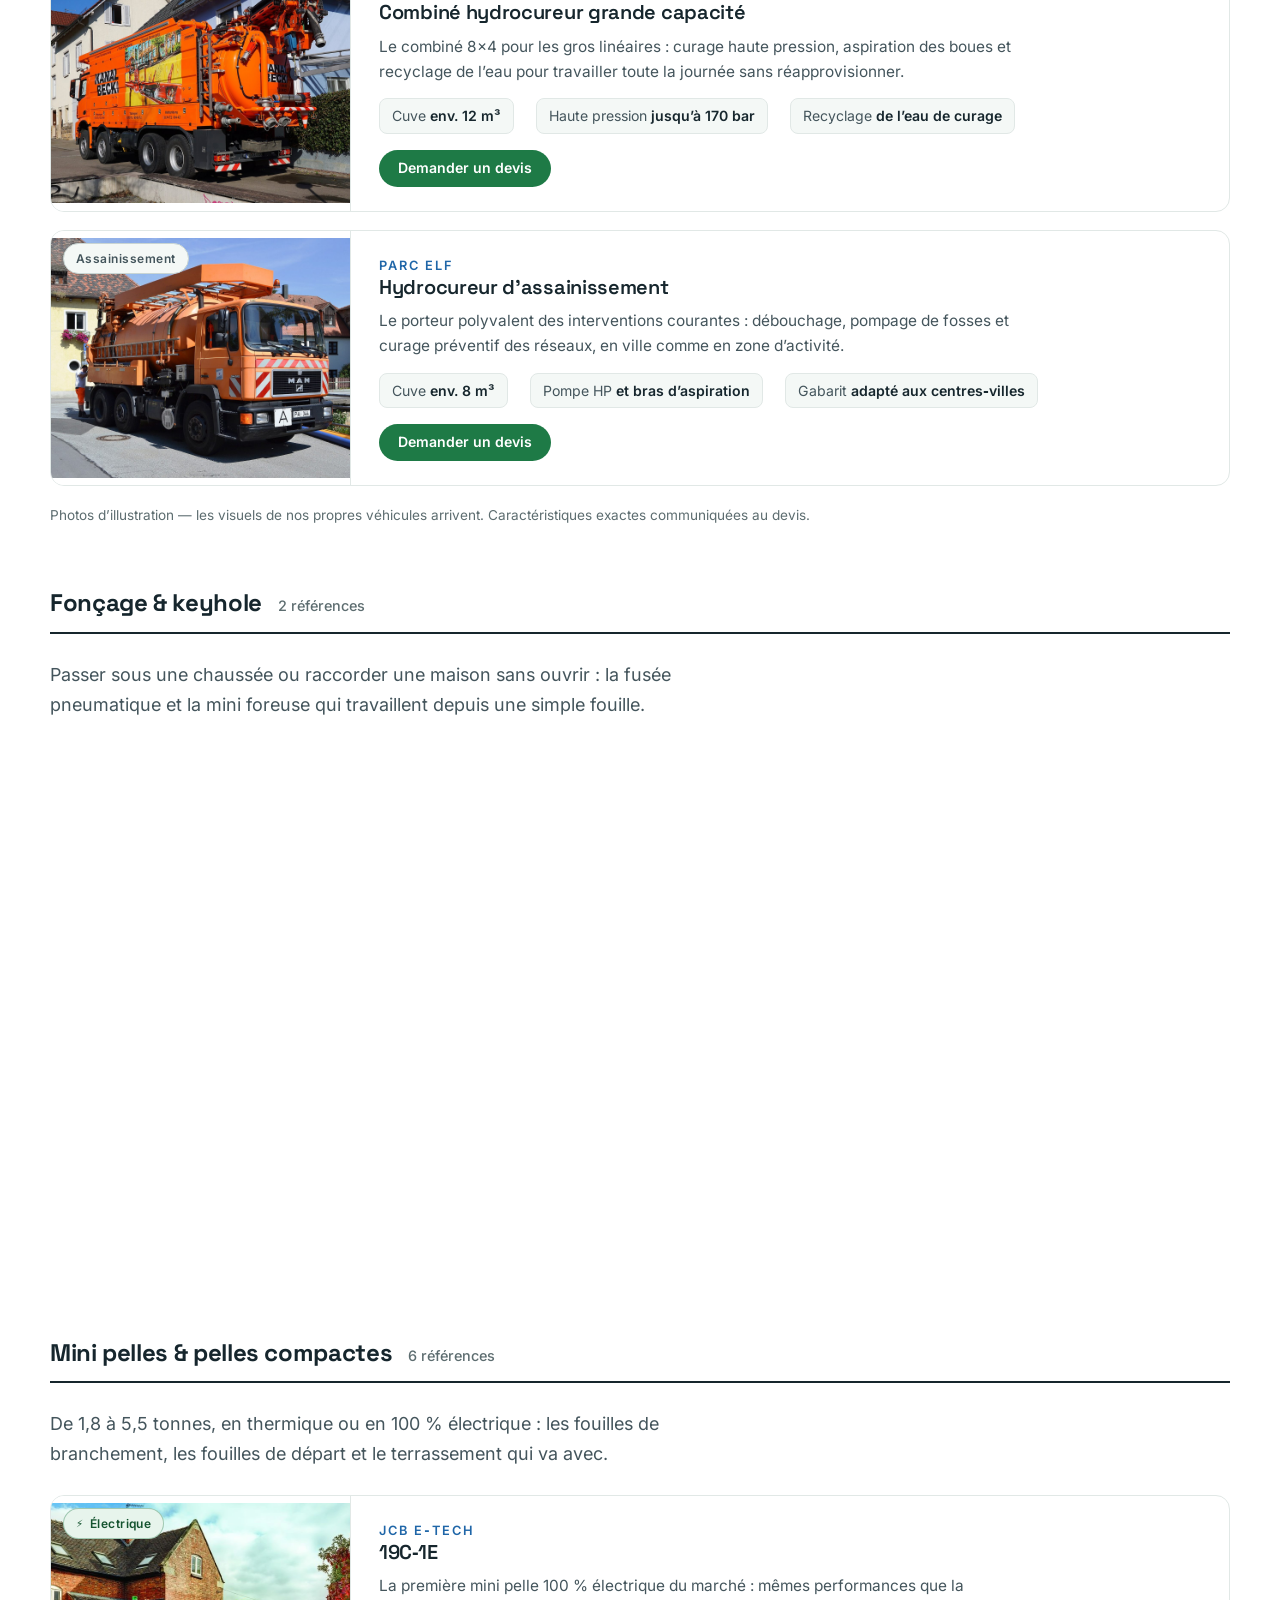
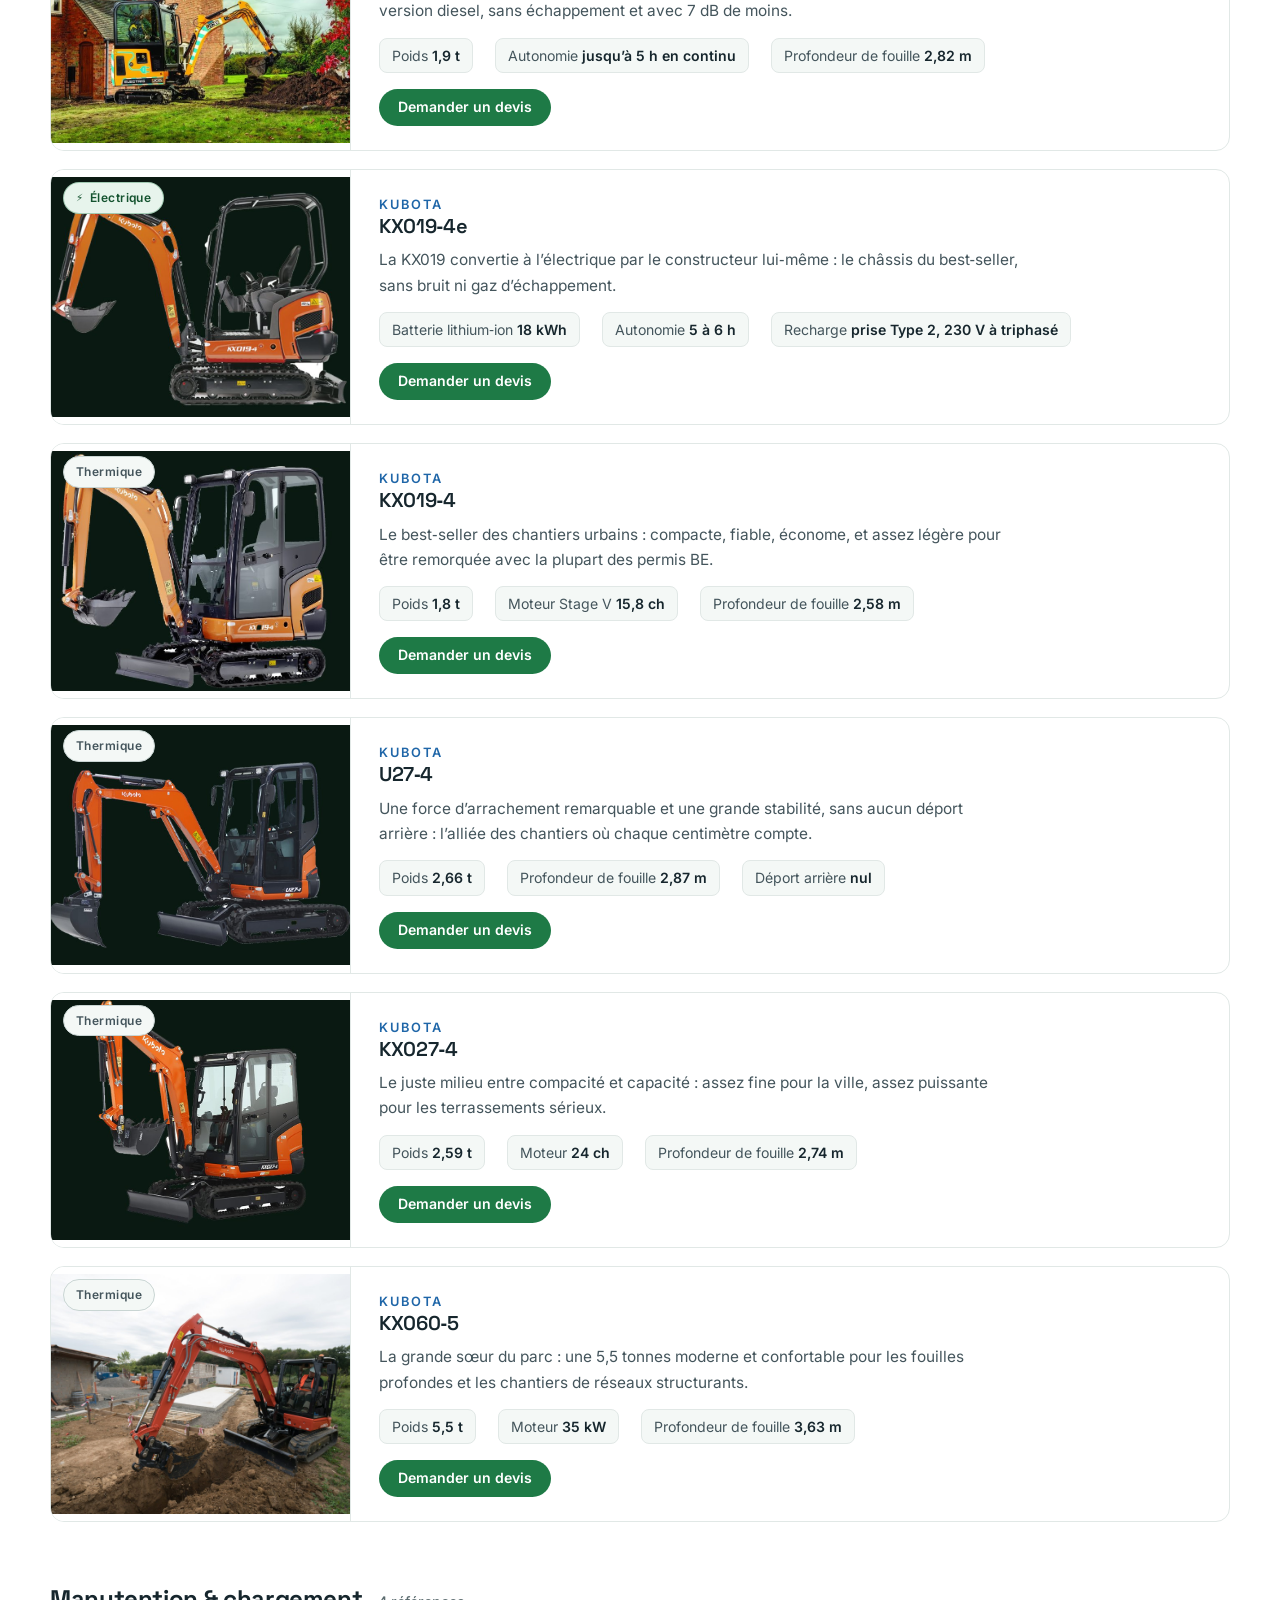
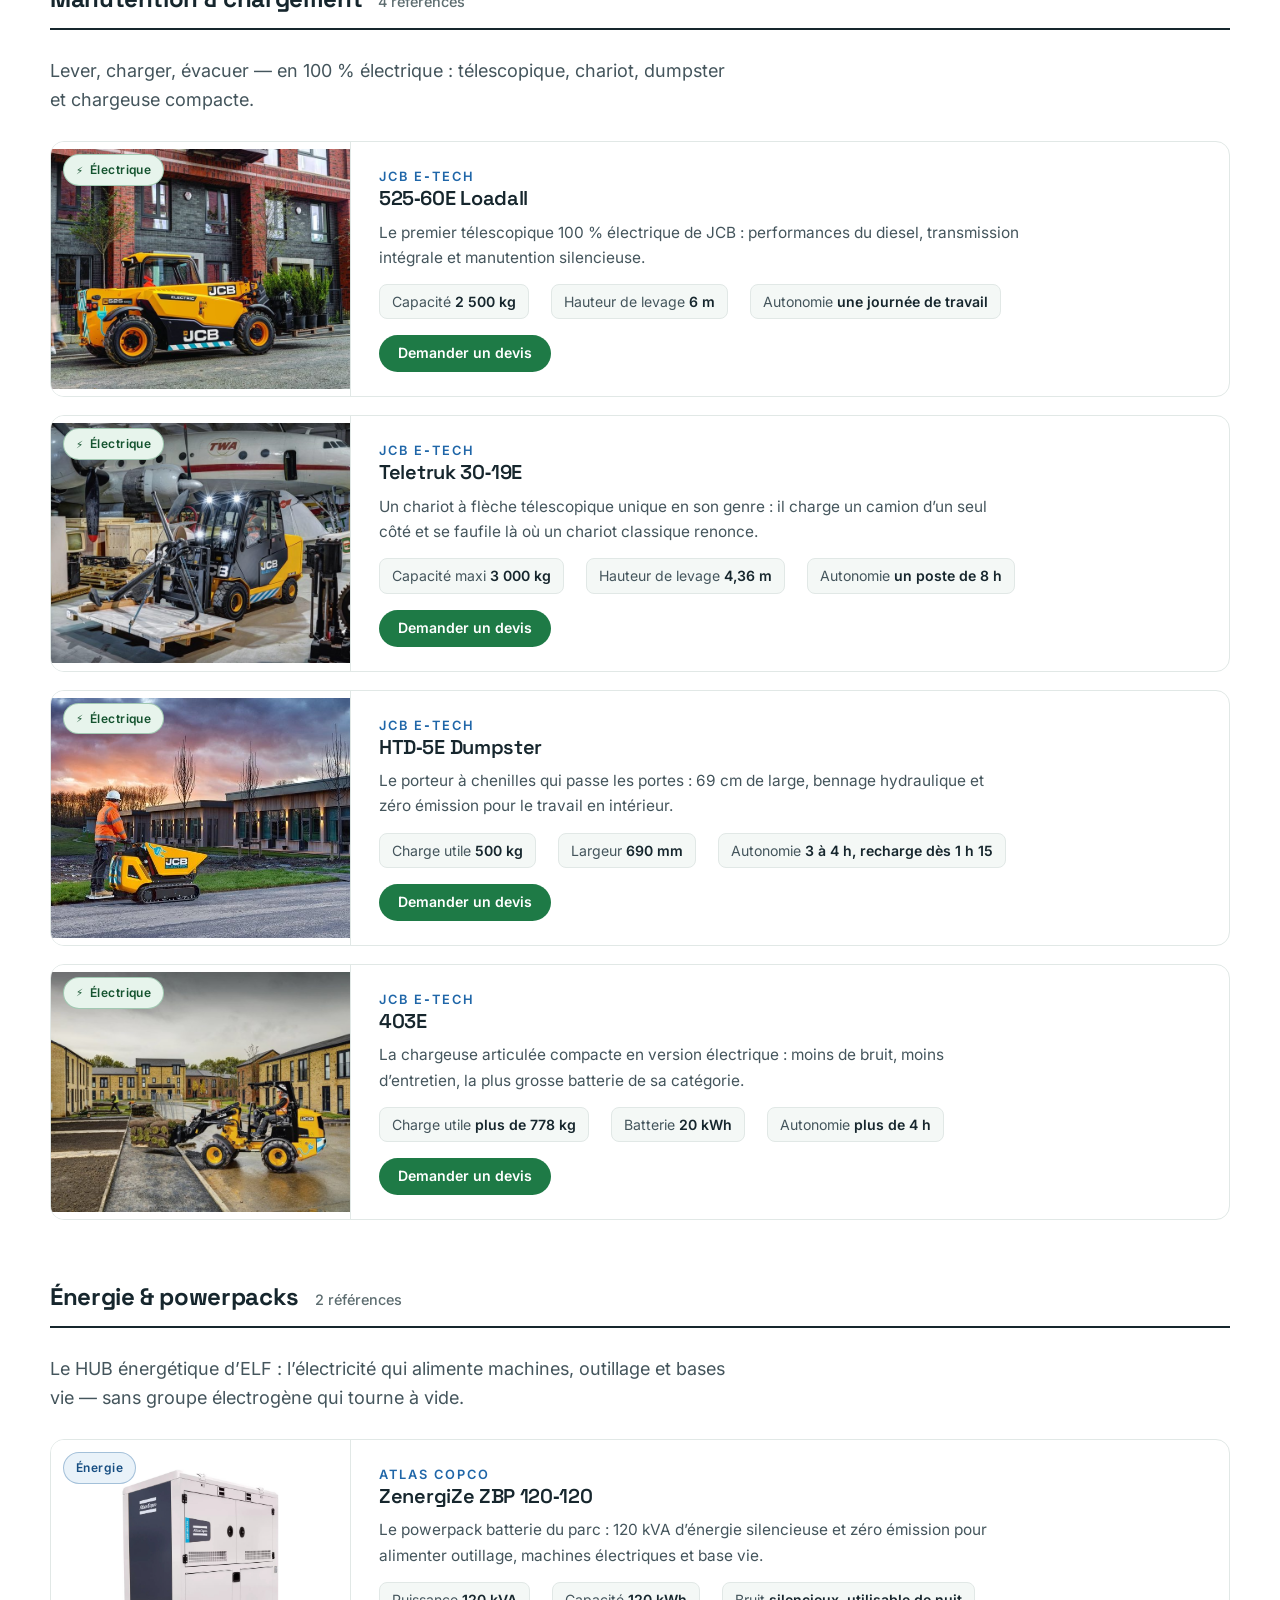
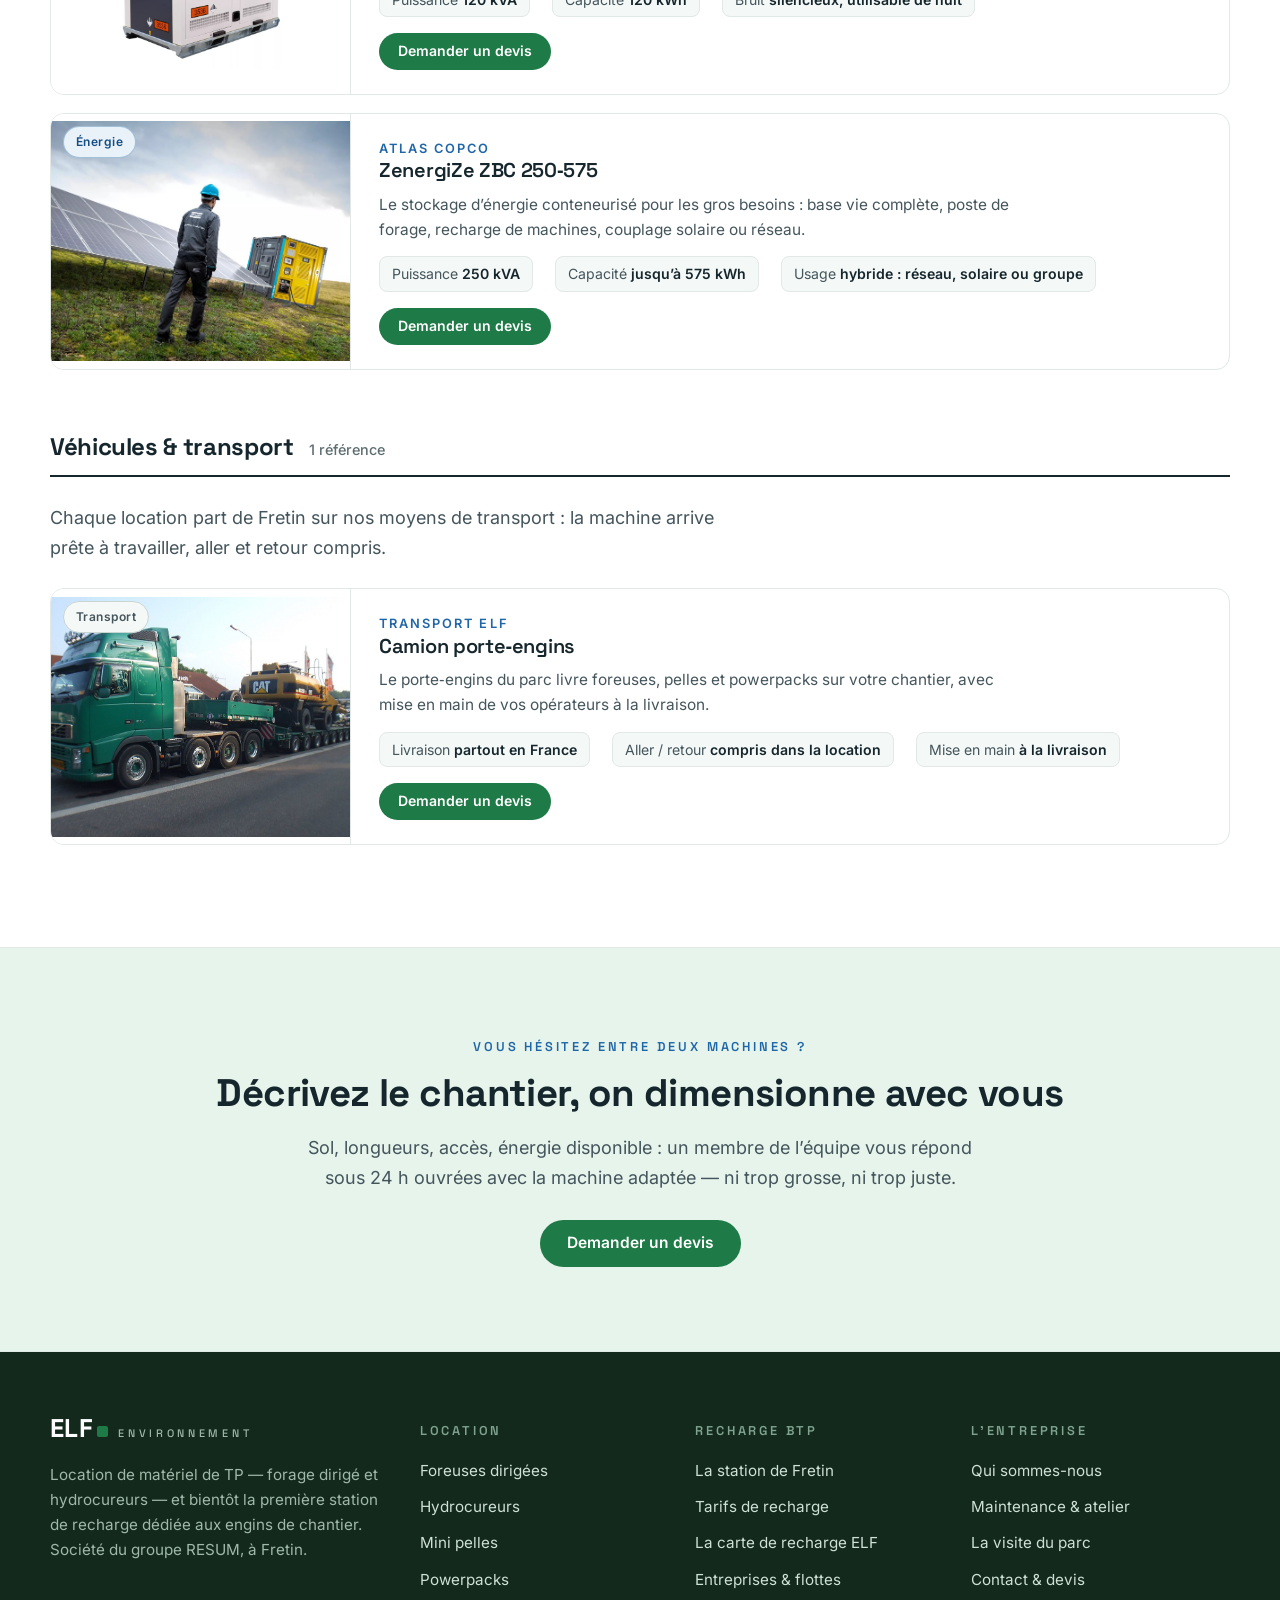
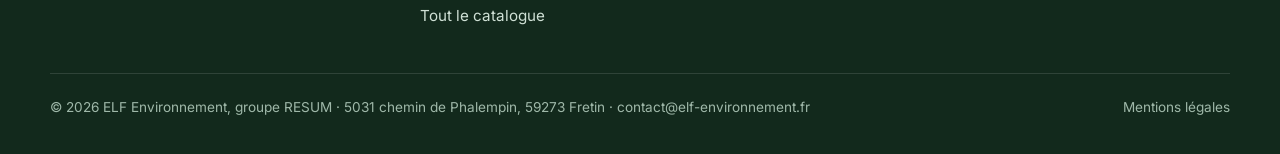
<file: materiel.html>
<!DOCTYPE html>
<html lang="fr">
<head>
  <meta charset="utf-8">
  <meta name="viewport" content="width=device-width, initial-scale=1">
  <title>Catalogue de location — foreuses dirigées, hydrocureurs et engins TP | ELF Environnement</title>
  <meta name="description" content="Tout le parc de location ELF Environnement : foreuses dirigées Tracto-Technik et Vermeer, hydrocureurs, fonçage, mini pelles, manutention électrique, powerpacks et transport.">
  <link rel="canonical" href="https://www.elf-environnement.fr/materiel.html">
  <meta name="robots" content="index, follow">

  <meta property="og:type" content="website">
  <meta property="og:site_name" content="ELF Environnement">
  <meta property="og:title" content="Le catalogue de location ELF Environnement">
  <meta property="og:description" content="Foreuses dirigées, hydrocureurs, fonçage, mini pelles, manutention électrique, powerpacks : plus de vingt références préparées en atelier et livrées sur chantier.">
  <meta property="og:url" content="https://www.elf-environnement.fr/materiel.html">
  <meta property="og:image" content="https://www.elf-environnement.fr/assets/img/og-cover.jpg">
  <meta property="og:locale" content="fr_FR">
  <meta name="twitter:card" content="summary_large_image">

  <link rel="icon" type="image/png" sizes="32x32" href="/assets/img/favicon-32.png">
  <link rel="icon" type="image/png" sizes="192x192" href="/assets/img/favicon-192.png">
  <link rel="apple-touch-icon" href="/assets/img/favicon-180.png">

  <link rel="preload" href="/assets/fonts/spacegrotesk-500-600-700.woff2" as="font" type="font/woff2" crossorigin>
  <link rel="preload" href="/assets/fonts/inter-400-500-600.woff2" as="font" type="font/woff2" crossorigin>
  <link rel="stylesheet" href="/assets/css/style.css">

  <script type="application/ld+json">
  {
    "@context": "https://schema.org",
    "@type": "BreadcrumbList",
    "itemListElement": [
      { "@type": "ListItem", "position": 1, "name": "Accueil", "item": "https://www.elf-environnement.fr/" },
      { "@type": "ListItem", "position": 2, "name": "Catalogue de location", "item": "https://www.elf-environnement.fr/materiel.html" }
    ]
  }
  </script>
  <script type="application/ld+json">
  {
    "@context": "https://schema.org",
    "@type": "ItemList",
    "name": "Catalogue de location ELF Environnement",
    "itemListElement": [
      { "@type": "ListItem", "position": 1, "name": "Foreuse HDD électrique Tracto GRUNDODRILL JCS130E" },
      { "@type": "ListItem", "position": 2, "name": "Foreuse HDD Tracto GRUNDODRILL JCS130" },
      { "@type": "ListItem", "position": 3, "name": "Foreuse HDD roche Tracto GRUNDODRILL ACS130" },
      { "@type": "ListItem", "position": 4, "name": "Foreuse HDD Vermeer Navigator D10x15 S3" },
      { "@type": "ListItem", "position": 5, "name": "Foreuse HDD Vermeer Navigator D20x22 S3" },
      { "@type": "ListItem", "position": 6, "name": "Foreuse HDD Vermeer Navigator D23x30 S3" },
      { "@type": "ListItem", "position": 7, "name": "Foreuse HDD Vermeer Navigator D24x40 S3" },
      { "@type": "ListItem", "position": 8, "name": "Mini foreuse keyhole Tracto GRUNDOPIT KS50" },
      { "@type": "ListItem", "position": 9, "name": "Fusée pneumatique Tracto GRUNDOMAT" },
      { "@type": "ListItem", "position": 10, "name": "Mini pelle électrique JCB 19C-1E" },
      { "@type": "ListItem", "position": 11, "name": "Mini pelle électrique Kubota KX019-4e" },
      { "@type": "ListItem", "position": 12, "name": "Mini pelle Kubota KX019-4" },
      { "@type": "ListItem", "position": 13, "name": "Mini pelle Kubota U27-4" },
      { "@type": "ListItem", "position": 14, "name": "Mini pelle Kubota KX027-4" },
      { "@type": "ListItem", "position": 15, "name": "Pelle compacte Kubota KX060-5" },
      { "@type": "ListItem", "position": 16, "name": "Chariot télescopique électrique JCB 525-60E" },
      { "@type": "ListItem", "position": 17, "name": "Chariot électrique JCB Teletruk 30-19E" },
      { "@type": "ListItem", "position": 18, "name": "Dumpster électrique JCB HTD-5E" },
      { "@type": "ListItem", "position": 19, "name": "Chargeuse compacte électrique JCB 403E" },
      { "@type": "ListItem", "position": 20, "name": "Combiné hydrocureur grande capacité" },
      { "@type": "ListItem", "position": 21, "name": "Hydrocureur d'assainissement" },
      { "@type": "ListItem", "position": 22, "name": "Powerpack batterie Atlas Copco ZenergiZe ZBP 120-120" },
      { "@type": "ListItem", "position": 23, "name": "Stockage d'énergie Atlas Copco ZenergiZe ZBC 250-575" },
      { "@type": "ListItem", "position": 24, "name": "Camion porte-engins — livraison sur chantier" }
    ]
  }
  </script>
</head>
<body>
  <a class="skip-link" href="#contenu">Aller au contenu</a>

  <aside class="topbar" aria-label="Annonce et informations pratiques">
    <p class="annonce"><strong>Nouveau&nbsp;:</strong> une station de recharge pour engins de BTP ouvre prochainement à Fretin — <a href="/recharge.html">découvrir le projet</a></p>

    <div class="preheader">
      <div class="wrap">
        <a href="/entreprise.html#implantation">Notre dépôt&nbsp;: 5031 chemin de Phalempin, 59273 Fretin</a>
        <a class="tel" href="mailto:contact@elf-environnement.fr">contact@elf-environnement.fr</a>
      </div>
    </div>
  </aside>

  <header class="site-header">
    <div class="wrap header-inner">
      <a class="brand" href="/" aria-label="ELF Environnement, accueil">
        <span class="brand-main">ELF</span>
        <span class="brand-sub">Environnement</span>
      </a>
      <button class="nav-toggle" aria-label="Menu principal" aria-expanded="false" aria-controls="menu">
        <span></span><span></span><span></span>
      </button>
      <nav class="site-nav" id="menu" aria-label="Navigation principale">
        <a href="/">Accueil</a>
        <a href="/materiel.html" aria-current="page">Matériel &amp; location</a>
        <a href="/recharge.html">Recharge BTP</a>
        <a href="/entreprise.html">L&rsquo;entreprise</a>
        <a class="btn btn-primary btn-sm" href="/contact.html">Demander un devis</a>
      </nav>
    </div>
  </header>

  <main id="contenu">

    <section class="page-hero">
      <div class="wrap">
        <nav class="breadcrumb" aria-label="Fil d&rsquo;Ariane">
          <a href="/">Accueil</a><span aria-hidden="true">/</span><span>Catalogue de location</span>
        </nav>
        <h1>Le catalogue de location</h1>
        <p class="lede">Vingt&#8209;quatre références, sept familles&nbsp;: du forage dirigé à l&rsquo;hydrocureur et au powerpack, chaque matériel sort de notre atelier de Fretin révisé, équipé et prêt à travailler. Les modèles électriques sont livrés chargés, avec la solution de recharge adaptée.</p>
        <p style="margin-top:26px"><a class="btn btn-ghost" href="/visite.html">Préférez la visite guidée du parc</a></p>
      </div>
    </section>

    <section class="section" id="parc">
      <div class="wrap">
        <nav class="filters" aria-label="Aller à une famille">
          <a class="filter-btn" href="#foreuses">Foreuses dirigées</a>
          <a class="filter-btn" href="#hydrocureurs">Hydrocureurs</a>
          <a class="filter-btn" href="#foncage">Fonçage & keyhole</a>
          <a class="filter-btn" href="#minipelles">Mini pelles & pelles compactes</a>
          <a class="filter-btn" href="#manutention">Manutention & chargement</a>
          <a class="filter-btn" href="#energie">Énergie & powerpacks</a>
          <a class="filter-btn" href="#vehicules">Véhicules & transport</a>
        </nav>

        <section class="catalog-group" id="foreuses" aria-labelledby="foreuses-titre">
          <div class="catalog-group-head">
            <h2 id="foreuses-titre">Foreuses dirigées</h2>
            <span class="count">7 références</span>
          </div>
          <p class="lede" style="margin-bottom:26px">La pose de réseaux sans tranchée, de la fouille de branchement aux forages de 300&nbsp;m — Tracto&#8209;Technik et Vermeer, du 44 au 130&nbsp;kN.</p>
          <article class="catalog-item reveal">
            <div class="catalog-visual">
              <span class="badge badge-elec">Électrique</span>
              <img src="/assets/img/machines/tracto-jcs130e.jpg" alt="Foreuse de forage dirigé électrique Tracto GRUNDODRILL JCS130E" loading="lazy" width="800" height="600">
            </div>
            <div class="catalog-body">
              <span class="machine-marque">Tracto&#8209;Technik</span>
              <h3>GRUNDODRILL JCS130E</h3>
              <p class="machine-desc">La foreuse dirigée 100&nbsp;% électrique&nbsp;: zéro émission sur site, un niveau sonore qui change la vie en zone habitée, et les performances du modèle diesel.</p>
              <ul class="specs"><li>Poussée / traction <strong>130&nbsp;kN</strong></li><li>Couple maxi <strong>4&nbsp;500&nbsp;Nm</strong></li><li>Forage à la boue <strong>jusqu&rsquo;à Ø&nbsp;400</strong></li></ul>
              <div class="catalog-ctas">
                <a class="btn btn-primary btn-sm" href="/contact.html?materiel=GRUNDODRILL%20JCS130E">Demander un devis</a>
              </div>
            </div>
          </article>
          <article class="catalog-item reveal">
            <div class="catalog-visual">
              <span class="badge badge-thermique">Thermique</span>
              <img src="/assets/img/machines/tracto-jcs130.jpg" alt="Foreuse de forage dirigé Tracto GRUNDODRILL JCS130" loading="lazy" width="800" height="600">
            </div>
            <div class="catalog-body">
              <span class="machine-marque">Tracto&#8209;Technik</span>
              <h3>GRUNDODRILL JCS130</h3>
              <p class="machine-desc">Cycle de forage entièrement automatisé, changements de tiges compris, radiocommande sans fil&nbsp;: la nouvelle génération du forage à la boue.</p>
              <ul class="specs"><li>Poussée / traction <strong>130&nbsp;kN</strong></li><li>Moteur Stage&nbsp;V <strong>100&nbsp;kW</strong></li><li>Réseaux <strong>Ø&nbsp;100 à 500&nbsp;mm</strong></li></ul>
              <div class="catalog-ctas">
                <a class="btn btn-primary btn-sm" href="/contact.html?materiel=GRUNDODRILL%20JCS130">Demander un devis</a>
              </div>
            </div>
          </article>
          <article class="catalog-item reveal">
            <div class="catalog-visual">
              <span class="badge badge-thermique">Thermique</span>
              <img src="/assets/img/machines/tracto-acs130.jpg" alt="Foreuse toutes géologies Tracto GRUNDODRILL ACS130" loading="lazy" width="800" height="600">
            </div>
            <div class="catalog-body">
              <span class="machine-marque">Tracto&#8209;Technik</span>
              <h3>GRUNDODRILL ACS130</h3>
              <p class="machine-desc">La version toutes géologies&nbsp;: son double train de tiges permet de forer jusque dans la roche dure, sur la même plateforme automatisée.</p>
              <ul class="specs"><li>Poussée / traction <strong>130&nbsp;kN</strong></li><li>Alésage maxi <strong>500&nbsp;mm</strong></li><li>Longueur de forage <strong>jusqu&rsquo;à 300&nbsp;m</strong></li></ul>
              <div class="catalog-ctas">
                <a class="btn btn-primary btn-sm" href="/contact.html?materiel=GRUNDODRILL%20ACS130">Demander un devis</a>
              </div>
            </div>
          </article>
          <article class="catalog-item reveal">
            <div class="catalog-visual">
              <span class="badge badge-thermique">Thermique</span>
              <img src="/assets/img/machines/vermeer-d10x15.jpg" alt="Foreuse dirigée compacte Vermeer Navigator D10x15 S3" loading="lazy" width="800" height="600">
            </div>
            <div class="catalog-body">
              <span class="machine-marque">Vermeer</span>
              <h3>Navigator D10x15 S3</h3>
              <p class="machine-desc">Sur les chantiers urbains denses, son gabarit minuscule fait la différence pour les branchements et les petites poses de réseaux.</p>
              <ul class="specs"><li>Poussée / traction <strong>44,5&nbsp;kN</strong></li><li>Couple <strong>2&nbsp;034&nbsp;Nm</strong></li><li>Moteur <strong>60&nbsp;ch Tier&nbsp;4F</strong></li></ul>
              <div class="catalog-ctas">
                <a class="btn btn-primary btn-sm" href="/contact.html?materiel=Vermeer%20D10x15">Demander un devis</a>
              </div>
            </div>
          </article>
          <article class="catalog-item reveal">
            <div class="catalog-visual">
              <span class="badge badge-thermique">Thermique</span>
              <img src="/assets/img/machines/vermeer-d20x22.jpg" alt="Foreuse dirigée Vermeer Navigator D20x22 S3" loading="lazy" width="800" height="600">
            </div>
            <div class="catalog-body">
              <span class="machine-marque">Vermeer</span>
              <h3>Navigator D20x22 S3</h3>
              <p class="machine-desc">Les performances d&rsquo;une machine du gabarit supérieur dans un format court et étroit&nbsp;: la bonne surprise des chantiers télécom et énergie exigus.</p>
              <ul class="specs"><li>Poussée / traction <strong>87&nbsp;kN</strong></li><li>Couple <strong>3&nbsp;051&nbsp;Nm</strong></li><li>Moteur <strong>74&nbsp;ch Stage&nbsp;IV</strong></li></ul>
              <div class="catalog-ctas">
                <a class="btn btn-primary btn-sm" href="/contact.html?materiel=Vermeer%20D20x22">Demander un devis</a>
              </div>
            </div>
          </article>
          <article class="catalog-item reveal">
            <div class="catalog-visual">
              <span class="badge badge-thermique">Thermique</span>
              <img src="/assets/img/machines/vermeer-d23x30.jpg" alt="Foreuse dirigée Vermeer Navigator D23x30 S3" loading="lazy" width="800" height="600">
            </div>
            <div class="catalog-body">
              <span class="machine-marque">Vermeer</span>
              <h3>Navigator D23x30 S3</h3>
              <p class="machine-desc">Le milieu de gamme qui allie vitesse et discrétion&nbsp;: l&rsquo;une des foreuses les plus silencieuses du marché, appréciée en zone résidentielle.</p>
              <ul class="specs"><li>Poussée / traction <strong>106,8&nbsp;kN</strong></li><li>Couple <strong>4&nbsp;068&nbsp;Nm</strong></li><li>Niveau sonore garanti <strong>99&nbsp;dB(A)</strong></li></ul>
              <div class="catalog-ctas">
                <a class="btn btn-primary btn-sm" href="/contact.html?materiel=Vermeer%20D23x30">Demander un devis</a>
              </div>
            </div>
          </article>
          <article class="catalog-item reveal">
            <div class="catalog-visual">
              <span class="badge badge-thermique">Thermique</span>
              <img src="/assets/img/machines/vermeer-d24x40.jpg" alt="Foreuse dirigée Vermeer Navigator D24x40 S3" loading="lazy" width="800" height="600">
            </div>
            <div class="catalog-body">
              <span class="machine-marque">Vermeer</span>
              <h3>Navigator D24x40 S3</h3>
              <p class="machine-desc">L&rsquo;héritière du modèle qui a posé les standards du forage dirigé, avec cabine, écran tactile et télémétrie de série pour les moyennes portées.</p>
              <ul class="specs"><li>Poussée / traction <strong>124,6&nbsp;kN</strong></li><li>Couple <strong>5&nbsp;694&nbsp;Nm</strong></li><li>Moteur <strong>125&nbsp;ch</strong></li></ul>
              <div class="catalog-ctas">
                <a class="btn btn-primary btn-sm" href="/contact.html?materiel=Vermeer%20D24x40">Demander un devis</a>
              </div>
            </div>
          </article>
        </section>

        <section class="catalog-group" id="hydrocureurs" aria-labelledby="hydrocureurs-titre">
          <div class="catalog-group-head">
            <h2 id="hydrocureurs-titre">Hydrocureurs</h2>
            <span class="count">2 références</span>
          </div>
          <p class="lede" style="margin-bottom:26px">Curer, pomper, déboucher&nbsp;: les combinés d&rsquo;assainissement du parc interviennent sur réseaux publics, industriels et chantiers — avec chauffeur&#8209;opérateur si besoin.</p>
          <article class="catalog-item reveal">
            <div class="catalog-visual">
              <span class="badge badge-thermique">Combiné</span>
              <img src="/assets/img/machines/hydrocureur-2.jpg" alt="Combiné hydrocureur d&rsquo;assainissement 8x4 avec bras d&rsquo;aspiration et enrouleurs haute pression" loading="lazy" width="800" height="600">
            </div>
            <div class="catalog-body">
              <span class="machine-marque">Parc ELF</span>
              <h3>Combiné hydrocureur grande capacité</h3>
              <p class="machine-desc">Le combiné 8x4 pour les gros linéaires&nbsp;: curage haute pression, aspiration des boues et recyclage de l&rsquo;eau pour travailler toute la journée sans réapprovisionner.</p>
              <ul class="specs"><li>Cuve <strong>env. 12&nbsp;m³</strong></li><li>Haute pression <strong>jusqu&rsquo;à 170&nbsp;bar</strong></li><li>Recyclage <strong>de l&rsquo;eau de curage</strong></li></ul>
              <div class="catalog-ctas">
                <a class="btn btn-primary btn-sm" href="/contact.html?materiel=Combin%C3%A9%20hydrocureur">Demander un devis</a>
              </div>
            </div>
          </article>
          <article class="catalog-item reveal">
            <div class="catalog-visual">
              <span class="badge badge-thermique">Assainissement</span>
              <img src="/assets/img/machines/hydrocureur.jpg" alt="Camion hydrocureur d&rsquo;assainissement avec citerne et dévidoir haute pression" loading="lazy" width="800" height="600">
            </div>
            <div class="catalog-body">
              <span class="machine-marque">Parc ELF</span>
              <h3>Hydrocureur d&rsquo;assainissement</h3>
              <p class="machine-desc">Le porteur polyvalent des interventions courantes&nbsp;: débouchage, pompage de fosses et curage préventif des réseaux, en ville comme en zone d&rsquo;activité.</p>
              <ul class="specs"><li>Cuve <strong>env. 8&nbsp;m³</strong></li><li>Pompe HP <strong>et bras d&rsquo;aspiration</strong></li><li>Gabarit <strong>adapté aux centres&#8209;villes</strong></li></ul>
              <div class="catalog-ctas">
                <a class="btn btn-primary btn-sm" href="/contact.html?materiel=Hydrocureur">Demander un devis</a>
              </div>
            </div>
          </article>
          <p class="tarif-note">Photos d&rsquo;illustration — les visuels de nos propres véhicules arrivent. Caractéristiques exactes communiquées au devis.</p>
        </section>

        <section class="catalog-group" id="foncage" aria-labelledby="foncage-titre">
      <span id="sanstranchee" aria-hidden="true"></span>
          <div class="catalog-group-head">
            <h2 id="foncage-titre">Fonçage &amp; keyhole</h2>
            <span class="count">2 références</span>
          </div>
          <p class="lede" style="margin-bottom:26px">Passer sous une chaussée ou raccorder une maison sans ouvrir&nbsp;: la fusée pneumatique et la mini foreuse qui travaillent depuis une simple fouille.</p>
          <article class="catalog-item reveal">
            <div class="catalog-visual">
              <span class="badge badge-thermique">Compacte</span>
              <img src="/assets/img/machines/tracto-grundopit-ks50.jpg" alt="Mini foreuse keyhole Tracto GRUNDOPIT KS50" loading="lazy" width="800" height="600">
            </div>
            <div class="catalog-body">
              <span class="machine-marque">Tracto&#8209;Technik</span>
              <h3>GRUNDOPIT KS50</h3>
              <p class="machine-desc">Elle travaille depuis une simple fouille ronde de 65&nbsp;cm pour raccorder gaz, eau, électricité et fibre sans ouvrir la chaussée.</p>
              <ul class="specs"><li>Poussée / traction <strong>50&nbsp;kN</strong></li><li>Fouille de départ <strong>Ø&nbsp;65&nbsp;cm</strong></li><li>Branchements <strong>jusqu&rsquo;à 50&nbsp;m</strong></li></ul>
              <div class="catalog-ctas">
                <a class="btn btn-primary btn-sm" href="/contact.html?materiel=GRUNDOPIT%20KS50">Demander un devis</a>
              </div>
            </div>
          </article>
          <article class="catalog-item reveal">
            <div class="catalog-visual contain">
              <span class="badge badge-thermique">Pneumatique</span>
              <img src="/assets/img/machines/tracto-grundomat.jpg" alt="Fusée pneumatique Tracto GRUNDOMAT" loading="lazy" width="800" height="600">
            </div>
            <div class="catalog-body">
              <span class="machine-marque">Tracto&#8209;Technik</span>
              <h3>GRUNDOMAT</h3>
              <p class="machine-desc">La fusée pneumatique de référence pour les branchements sous chaussée&nbsp;: cinquante ans de service et une précision de visée toujours inégalée.</p>
              <ul class="specs"><li>Diamètres <strong>45 à 180&nbsp;mm</strong></li><li>Pose de tubes <strong>jusqu&rsquo;à Ø&nbsp;ext. 160&nbsp;mm</strong></li><li>Longueurs <strong>jusqu&rsquo;à 30&nbsp;m</strong></li></ul>
              <div class="catalog-ctas">
                <a class="btn btn-primary btn-sm" href="/contact.html?materiel=GRUNDOMAT">Demander un devis</a>
              </div>
            </div>
          </article>
        </section>

        <section class="catalog-group" id="minipelles" aria-labelledby="minipelles-titre">
          <div class="catalog-group-head">
            <h2 id="minipelles-titre">Mini pelles &amp; pelles compactes</h2>
            <span class="count">6 références</span>
          </div>
          <p class="lede" style="margin-bottom:26px">De 1,8 à 5,5&nbsp;tonnes, en thermique ou en 100&nbsp;% électrique&nbsp;: les fouilles de branchement, les fouilles de départ et le terrassement qui va avec.</p>
          <article class="catalog-item reveal">
            <div class="catalog-visual">
              <span class="badge badge-elec">Électrique</span>
              <img src="/assets/img/machines/jcb-19c1e.jpg" alt="Mini pelle électrique JCB 19C-1E" loading="lazy" width="800" height="600">
            </div>
            <div class="catalog-body">
              <span class="machine-marque">JCB E&#8209;Tech</span>
              <h3>19C&#8209;1E</h3>
              <p class="machine-desc">La première mini pelle 100&nbsp;% électrique du marché&nbsp;: mêmes performances que la version diesel, sans échappement et avec 7&nbsp;dB de moins.</p>
              <ul class="specs"><li>Poids <strong>1,9&nbsp;t</strong></li><li>Autonomie <strong>jusqu&rsquo;à 5&nbsp;h en continu</strong></li><li>Profondeur de fouille <strong>2,82&nbsp;m</strong></li></ul>
              <div class="catalog-ctas">
                <a class="btn btn-primary btn-sm" href="/contact.html?materiel=JCB%2019C-1E">Demander un devis</a>
              </div>
            </div>
          </article>
          <article class="catalog-item reveal">
            <div class="catalog-visual">
              <span class="badge badge-elec">Électrique</span>
              <img src="/assets/img/machines/kubota-kx019-4e.jpg" alt="Mini pelle électrique Kubota KX019-4e" loading="lazy" width="800" height="600">
            </div>
            <div class="catalog-body">
              <span class="machine-marque">Kubota</span>
              <h3>KX019&#8209;4e</h3>
              <p class="machine-desc">La KX019 convertie à l&rsquo;électrique par le constructeur lui&#8209;même&nbsp;: le châssis du best&#8209;seller, sans bruit ni gaz d&rsquo;échappement.</p>
              <ul class="specs"><li>Batterie lithium&#8209;ion <strong>18&nbsp;kWh</strong></li><li>Autonomie <strong>5 à 6&nbsp;h</strong></li><li>Recharge <strong>prise Type&nbsp;2, 230&nbsp;V à triphasé</strong></li></ul>
              <div class="catalog-ctas">
                <a class="btn btn-primary btn-sm" href="/contact.html?materiel=Kubota%20KX019-4e">Demander un devis</a>
              </div>
            </div>
          </article>
          <article class="catalog-item reveal">
            <div class="catalog-visual">
              <span class="badge badge-thermique">Thermique</span>
              <img src="/assets/img/machines/kubota-kx019-4.jpg" alt="Mini pelle Kubota KX019-4" loading="lazy" width="800" height="600">
            </div>
            <div class="catalog-body">
              <span class="machine-marque">Kubota</span>
              <h3>KX019&#8209;4</h3>
              <p class="machine-desc">Le best&#8209;seller des chantiers urbains&nbsp;: compacte, fiable, économe, et assez légère pour être remorquée avec la plupart des permis BE.</p>
              <ul class="specs"><li>Poids <strong>1,8&nbsp;t</strong></li><li>Moteur Stage&nbsp;V <strong>15,8&nbsp;ch</strong></li><li>Profondeur de fouille <strong>2,58&nbsp;m</strong></li></ul>
              <div class="catalog-ctas">
                <a class="btn btn-primary btn-sm" href="/contact.html?materiel=Kubota%20KX019-4">Demander un devis</a>
              </div>
            </div>
          </article>
          <article class="catalog-item reveal">
            <div class="catalog-visual">
              <span class="badge badge-thermique">Thermique</span>
              <img src="/assets/img/machines/kubota-u27-4.jpg" alt="Mini pelle sans déport arrière Kubota U27-4" loading="lazy" width="800" height="600">
            </div>
            <div class="catalog-body">
              <span class="machine-marque">Kubota</span>
              <h3>U27&#8209;4</h3>
              <p class="machine-desc">Une force d&rsquo;arrachement remarquable et une grande stabilité, sans aucun déport arrière&nbsp;: l&rsquo;alliée des chantiers où chaque centimètre compte.</p>
              <ul class="specs"><li>Poids <strong>2,66&nbsp;t</strong></li><li>Profondeur de fouille <strong>2,87&nbsp;m</strong></li><li>Déport arrière <strong>nul</strong></li></ul>
              <div class="catalog-ctas">
                <a class="btn btn-primary btn-sm" href="/contact.html?materiel=Kubota%20U27-4">Demander un devis</a>
              </div>
            </div>
          </article>
          <article class="catalog-item reveal">
            <div class="catalog-visual">
              <span class="badge badge-thermique">Thermique</span>
              <img src="/assets/img/machines/kubota-kx027-4.jpg" alt="Mini pelle Kubota KX027-4" loading="lazy" width="800" height="600">
            </div>
            <div class="catalog-body">
              <span class="machine-marque">Kubota</span>
              <h3>KX027&#8209;4</h3>
              <p class="machine-desc">Le juste milieu entre compacité et capacité&nbsp;: assez fine pour la ville, assez puissante pour les terrassements sérieux.</p>
              <ul class="specs"><li>Poids <strong>2,59&nbsp;t</strong></li><li>Moteur <strong>24&nbsp;ch</strong></li><li>Profondeur de fouille <strong>2,74&nbsp;m</strong></li></ul>
              <div class="catalog-ctas">
                <a class="btn btn-primary btn-sm" href="/contact.html?materiel=Kubota%20KX027-4">Demander un devis</a>
              </div>
            </div>
          </article>
          <article class="catalog-item reveal">
            <div class="catalog-visual">
              <span class="badge badge-thermique">Thermique</span>
              <img src="/assets/img/machines/kubota-kx060-5.jpg" alt="Pelle compacte Kubota KX060-5" loading="lazy" width="800" height="600">
            </div>
            <div class="catalog-body">
              <span class="machine-marque">Kubota</span>
              <h3>KX060&#8209;5</h3>
              <p class="machine-desc">La grande sœur du parc&nbsp;: une 5,5&nbsp;tonnes moderne et confortable pour les fouilles profondes et les chantiers de réseaux structurants.</p>
              <ul class="specs"><li>Poids <strong>5,5&nbsp;t</strong></li><li>Moteur <strong>35&nbsp;kW</strong></li><li>Profondeur de fouille <strong>3,63&nbsp;m</strong></li></ul>
              <div class="catalog-ctas">
                <a class="btn btn-primary btn-sm" href="/contact.html?materiel=Kubota%20KX060-5">Demander un devis</a>
              </div>
            </div>
          </article>
        </section>

        <section class="catalog-group" id="manutention" aria-labelledby="manutention-titre">
          <div class="catalog-group-head">
            <h2 id="manutention-titre">Manutention &amp; chargement</h2>
            <span class="count">4 références</span>
          </div>
          <p class="lede" style="margin-bottom:26px">Lever, charger, évacuer — en 100&nbsp;% électrique&nbsp;: télescopique, chariot, dumpster et chargeuse compacte.</p>
          <article class="catalog-item reveal">
            <div class="catalog-visual">
              <span class="badge badge-elec">Électrique</span>
              <img src="/assets/img/machines/jcb-525-60e.jpg" alt="Chariot télescopique électrique JCB 525-60E Loadall" loading="lazy" width="800" height="600">
            </div>
            <div class="catalog-body">
              <span class="machine-marque">JCB E&#8209;Tech</span>
              <h3>525&#8209;60E Loadall</h3>
              <p class="machine-desc">Le premier télescopique 100&nbsp;% électrique de JCB&nbsp;: performances du diesel, transmission intégrale et manutention silencieuse.</p>
              <ul class="specs"><li>Capacité <strong>2&nbsp;500&nbsp;kg</strong></li><li>Hauteur de levage <strong>6&nbsp;m</strong></li><li>Autonomie <strong>une journée de travail</strong></li></ul>
              <div class="catalog-ctas">
                <a class="btn btn-primary btn-sm" href="/contact.html?materiel=JCB%20525-60E">Demander un devis</a>
              </div>
            </div>
          </article>
          <article class="catalog-item reveal">
            <div class="catalog-visual">
              <span class="badge badge-elec">Électrique</span>
              <img src="/assets/img/machines/jcb-teletruk-30-19e.jpg" alt="Chariot à flèche télescopique électrique JCB Teletruk 30-19E" loading="lazy" width="800" height="600">
            </div>
            <div class="catalog-body">
              <span class="machine-marque">JCB E&#8209;Tech</span>
              <h3>Teletruk 30&#8209;19E</h3>
              <p class="machine-desc">Un chariot à flèche télescopique unique en son genre&nbsp;: il charge un camion d&rsquo;un seul côté et se faufile là où un chariot classique renonce.</p>
              <ul class="specs"><li>Capacité maxi <strong>3&nbsp;000&nbsp;kg</strong></li><li>Hauteur de levage <strong>4,36&nbsp;m</strong></li><li>Autonomie <strong>un poste de 8&nbsp;h</strong></li></ul>
              <div class="catalog-ctas">
                <a class="btn btn-primary btn-sm" href="/contact.html?materiel=JCB%20Teletruk%2030-19E">Demander un devis</a>
              </div>
            </div>
          </article>
          <article class="catalog-item reveal">
            <div class="catalog-visual">
              <span class="badge badge-elec">Électrique</span>
              <img src="/assets/img/machines/jcb-htd5e.jpg" alt="Porteur à chenilles électrique JCB HTD-5E Dumpster" loading="lazy" width="800" height="600">
            </div>
            <div class="catalog-body">
              <span class="machine-marque">JCB E&#8209;Tech</span>
              <h3>HTD&#8209;5E Dumpster</h3>
              <p class="machine-desc">Le porteur à chenilles qui passe les portes&nbsp;: 69&nbsp;cm de large, bennage hydraulique et zéro émission pour le travail en intérieur.</p>
              <ul class="specs"><li>Charge utile <strong>500&nbsp;kg</strong></li><li>Largeur <strong>690&nbsp;mm</strong></li><li>Autonomie <strong>3 à 4&nbsp;h, recharge dès 1&nbsp;h&nbsp;15</strong></li></ul>
              <div class="catalog-ctas">
                <a class="btn btn-primary btn-sm" href="/contact.html?materiel=JCB%20HTD-5E">Demander un devis</a>
              </div>
            </div>
          </article>
          <article class="catalog-item reveal">
            <div class="catalog-visual">
              <span class="badge badge-elec">Électrique</span>
              <img src="/assets/img/machines/jcb-403e.jpg" alt="Chargeuse articulée compacte électrique JCB 403E" loading="lazy" width="800" height="600">
            </div>
            <div class="catalog-body">
              <span class="machine-marque">JCB E&#8209;Tech</span>
              <h3>403E</h3>
              <p class="machine-desc">La chargeuse articulée compacte en version électrique&nbsp;: moins de bruit, moins d&rsquo;entretien, la plus grosse batterie de sa catégorie.</p>
              <ul class="specs"><li>Charge utile <strong>plus de 778&nbsp;kg</strong></li><li>Batterie <strong>20&nbsp;kWh</strong></li><li>Autonomie <strong>plus de 4&nbsp;h</strong></li></ul>
              <div class="catalog-ctas">
                <a class="btn btn-primary btn-sm" href="/contact.html?materiel=JCB%20403E">Demander un devis</a>
              </div>
            </div>
          </article>
        </section>

        <section class="catalog-group" id="energie" aria-labelledby="energie-titre">
      <span id="electrique" aria-hidden="true"></span>
          <div class="catalog-group-head">
            <h2 id="energie-titre">Énergie &amp; powerpacks</h2>
            <span class="count">2 références</span>
          </div>
          <p class="lede" style="margin-bottom:26px">Le HUB énergétique d&rsquo;ELF&nbsp;: l&rsquo;électricité qui alimente machines, outillage et bases vie — sans groupe électrogène qui tourne à vide.</p>
          <article class="catalog-item reveal">
            <div class="catalog-visual contain">
              <span class="badge badge-blue">Énergie</span>
              <img src="/assets/img/machines/atlas-zbp120.jpg" alt="Powerpack batterie Atlas Copco ZenergiZe ZBP 120-120" loading="lazy" width="800" height="600">
            </div>
            <div class="catalog-body">
              <span class="machine-marque">Atlas Copco</span>
              <h3>ZenergiZe ZBP 120&#8209;120</h3>
              <p class="machine-desc">Le powerpack batterie du parc&nbsp;: 120&nbsp;kVA d&rsquo;énergie silencieuse et zéro émission pour alimenter outillage, machines électriques et base vie.</p>
              <ul class="specs"><li>Puissance <strong>120&nbsp;kVA</strong></li><li>Capacité <strong>120&nbsp;kWh</strong></li><li>Bruit <strong>silencieux, utilisable de nuit</strong></li></ul>
              <div class="catalog-ctas">
                <a class="btn btn-primary btn-sm" href="/contact.html?materiel=Powerpack%20ZenergiZe%20ZBP">Demander un devis</a>
              </div>
            </div>
          </article>
          <article class="catalog-item reveal">
            <div class="catalog-visual">
              <span class="badge badge-blue">Énergie</span>
              <img src="/assets/img/machines/atlas-zbc250.jpg" alt="Conteneur de stockage d&rsquo;énergie Atlas Copco ZenergiZe ZBC raccordé à des panneaux solaires" loading="lazy" width="800" height="600">
            </div>
            <div class="catalog-body">
              <span class="machine-marque">Atlas Copco</span>
              <h3>ZenergiZe ZBC 250&#8209;575</h3>
              <p class="machine-desc">Le stockage d&rsquo;énergie conteneurisé pour les gros besoins&nbsp;: base vie complète, poste de forage, recharge de machines, couplage solaire ou réseau.</p>
              <ul class="specs"><li>Puissance <strong>250&nbsp;kVA</strong></li><li>Capacité <strong>jusqu&rsquo;à 575&nbsp;kWh</strong></li><li>Usage <strong>hybride&nbsp;: réseau, solaire ou groupe</strong></li></ul>
              <div class="catalog-ctas">
                <a class="btn btn-primary btn-sm" href="/contact.html?materiel=Stockage%20ZenergiZe%20ZBC">Demander un devis</a>
              </div>
            </div>
          </article>
        </section>

        <section class="catalog-group" id="vehicules" aria-labelledby="vehicules-titre">
          <div class="catalog-group-head">
            <h2 id="vehicules-titre">Véhicules &amp; transport</h2>
            <span class="count">1 référence</span>
          </div>
          <p class="lede" style="margin-bottom:26px">Chaque location part de Fretin sur nos moyens de transport&nbsp;: la machine arrive prête à travailler, aller et retour compris.</p>
          <article class="catalog-item reveal">
            <div class="catalog-visual">
              <span class="badge badge-thermique">Transport</span>
              <img src="/assets/img/machines/porte-engins.jpg" alt="Camion porte-engins avec remorque surbaissée transportant une pelle de chantier" loading="lazy" width="800" height="600">
            </div>
            <div class="catalog-body">
              <span class="machine-marque">Transport ELF</span>
              <h3>Camion porte&#8209;engins</h3>
              <p class="machine-desc">Le porte&#8209;engins du parc livre foreuses, pelles et powerpacks sur votre chantier, avec mise en main de vos opérateurs à la livraison.</p>
              <ul class="specs"><li>Livraison <strong>partout en France</strong></li><li>Aller / retour <strong>compris dans la location</strong></li><li>Mise en main <strong>à la livraison</strong></li></ul>
              <div class="catalog-ctas">
                <a class="btn btn-primary btn-sm" href="/contact.html?materiel=Livraison%20porte-engins">Demander un devis</a>
              </div>
            </div>
          </article>
        </section>
      </div>
    </section>

    <section class="cta-band">
      <div class="wrap reveal">
        <span class="kicker">Vous hésitez entre deux machines&nbsp;?</span>
        <h2>Décrivez le chantier, on dimensionne avec vous</h2>
        <p class="lede">Sol, longueurs, accès, énergie disponible&nbsp;: un membre de l&rsquo;équipe vous répond sous 24&nbsp;h ouvrées avec la machine adaptée — ni trop grosse, ni trop juste.</p>
        <a class="btn btn-primary" href="/contact.html">Demander un devis</a>
      </div>
    </section>

  </main>

  <footer class="site-footer">
    <div class="wrap footer-grid">
      <div class="footer-about">
        <a class="brand" href="/" aria-label="ELF Environnement, accueil">
          <span class="brand-main">ELF</span>
          <span class="brand-sub">Environnement</span>
        </a>
        <p style="margin-top:18px">Location de matériel de TP — forage dirigé et hydrocureurs — et bientôt la première station de recharge dédiée aux engins de chantier. Société du groupe RESUM, à Fretin.</p>
      </div>
      <div>
        <p class="footer-h">Location</p>
        <ul>
          <li><a href="/materiel.html#foreuses">Foreuses dirigées</a></li>
          <li><a href="/materiel.html#hydrocureurs">Hydrocureurs</a></li>
          <li><a href="/materiel.html#minipelles">Mini pelles</a></li>
          <li><a href="/materiel.html#energie">Powerpacks</a></li>
          <li><a href="/materiel.html">Tout le catalogue</a></li>
        </ul>
      </div>
      <div>
        <p class="footer-h">Recharge BTP</p>
        <ul>
          <li><a href="/recharge.html#station">La station de Fretin</a></li>
          <li><a href="/recharge.html#tarifs">Tarifs de recharge</a></li>
          <li><a href="/recharge.html#badge">La carte de recharge ELF</a></li>
          <li><a href="/recharge.html#flottes">Entreprises &amp; flottes</a></li>
        </ul>
      </div>
      <div>
        <p class="footer-h">L&rsquo;entreprise</p>
        <ul>
          <li><a href="/entreprise.html">Qui sommes-nous</a></li>
          <li><a href="/services.html">Maintenance &amp; atelier</a></li>
          <li><a href="/visite.html">La visite du parc</a></li>
          <li><a href="/contact.html">Contact &amp; devis</a></li>
        </ul>
      </div>
    </div>
    <div class="wrap footer-bottom">
      <p>© <span data-year>2026</span> ELF Environnement, groupe RESUM · 5031 chemin de Phalempin, 59273 Fretin · <a href="mailto:contact@elf-environnement.fr">contact@elf-environnement.fr</a></p>
      <a href="/mentions-legales.html">Mentions légales</a>
    </div>
  </footer>

  <script src="/assets/js/main.js" defer></script>
</body>
</html>
</file>
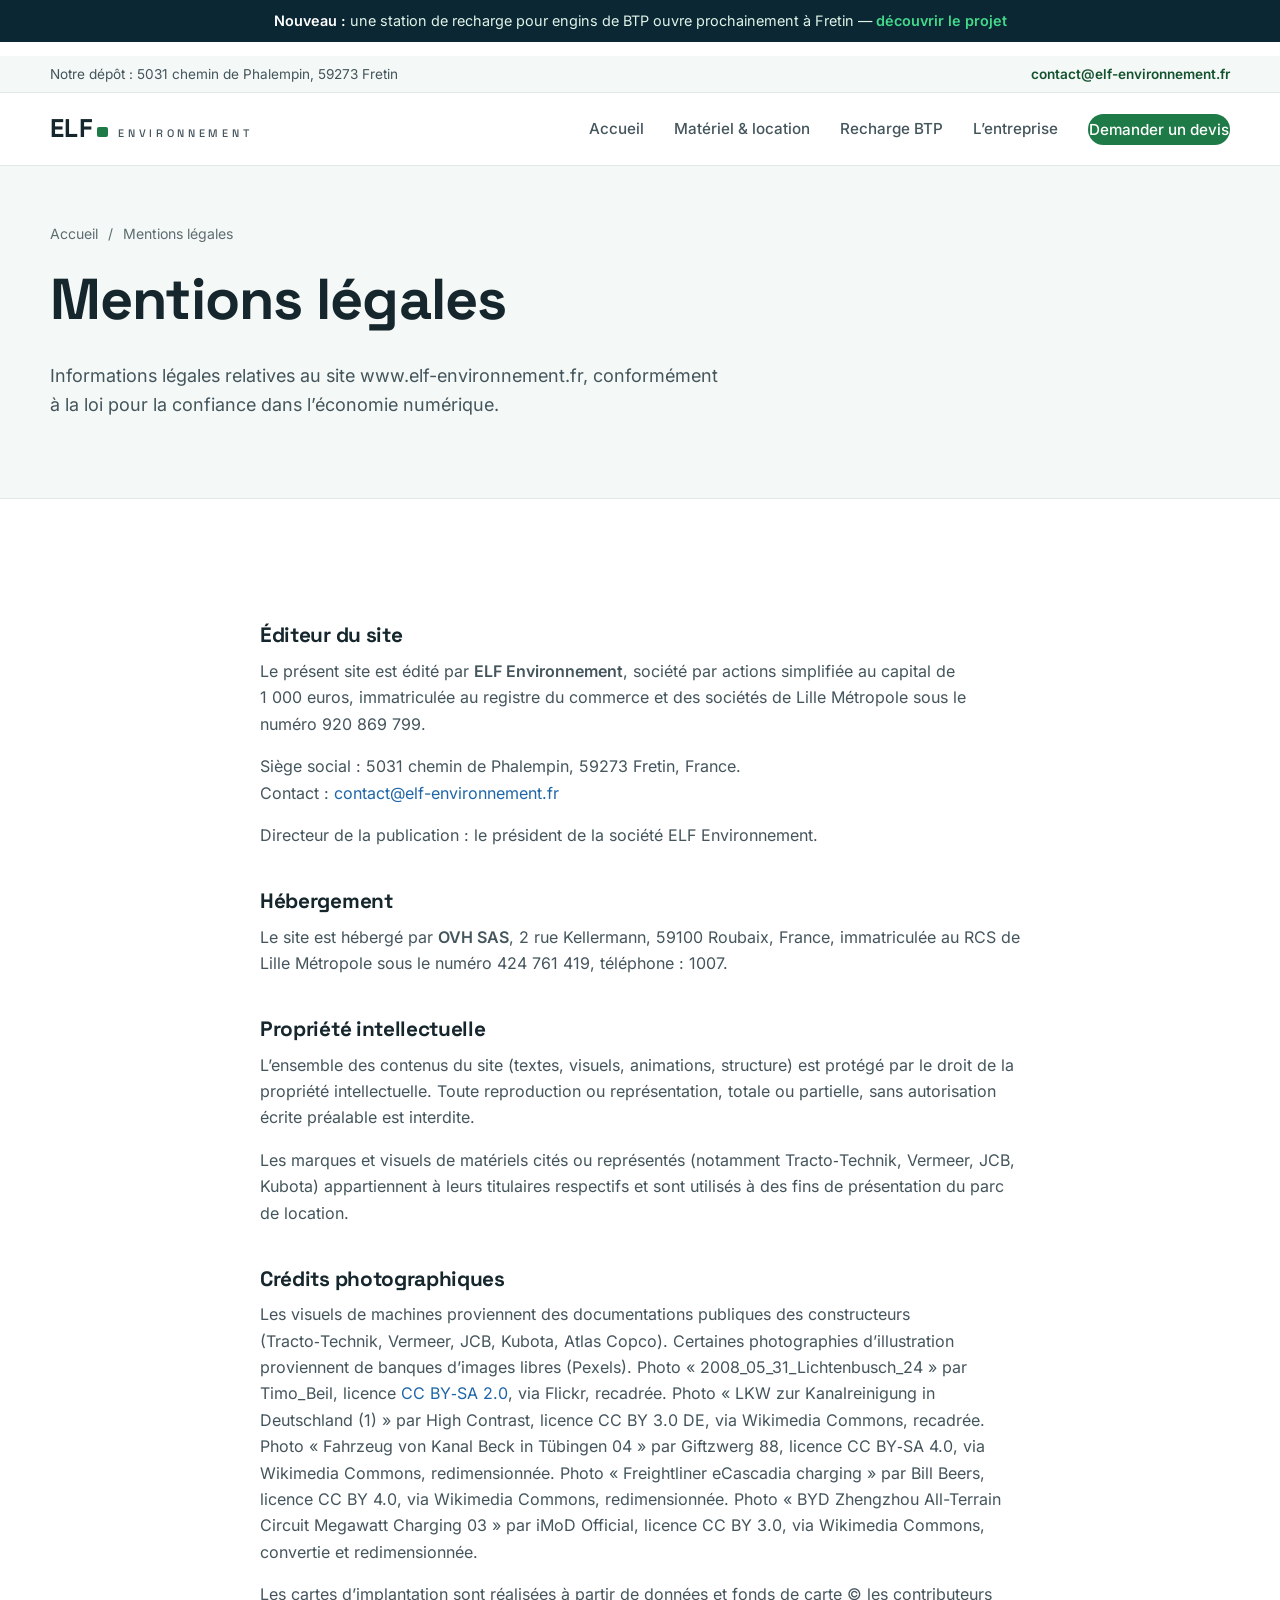
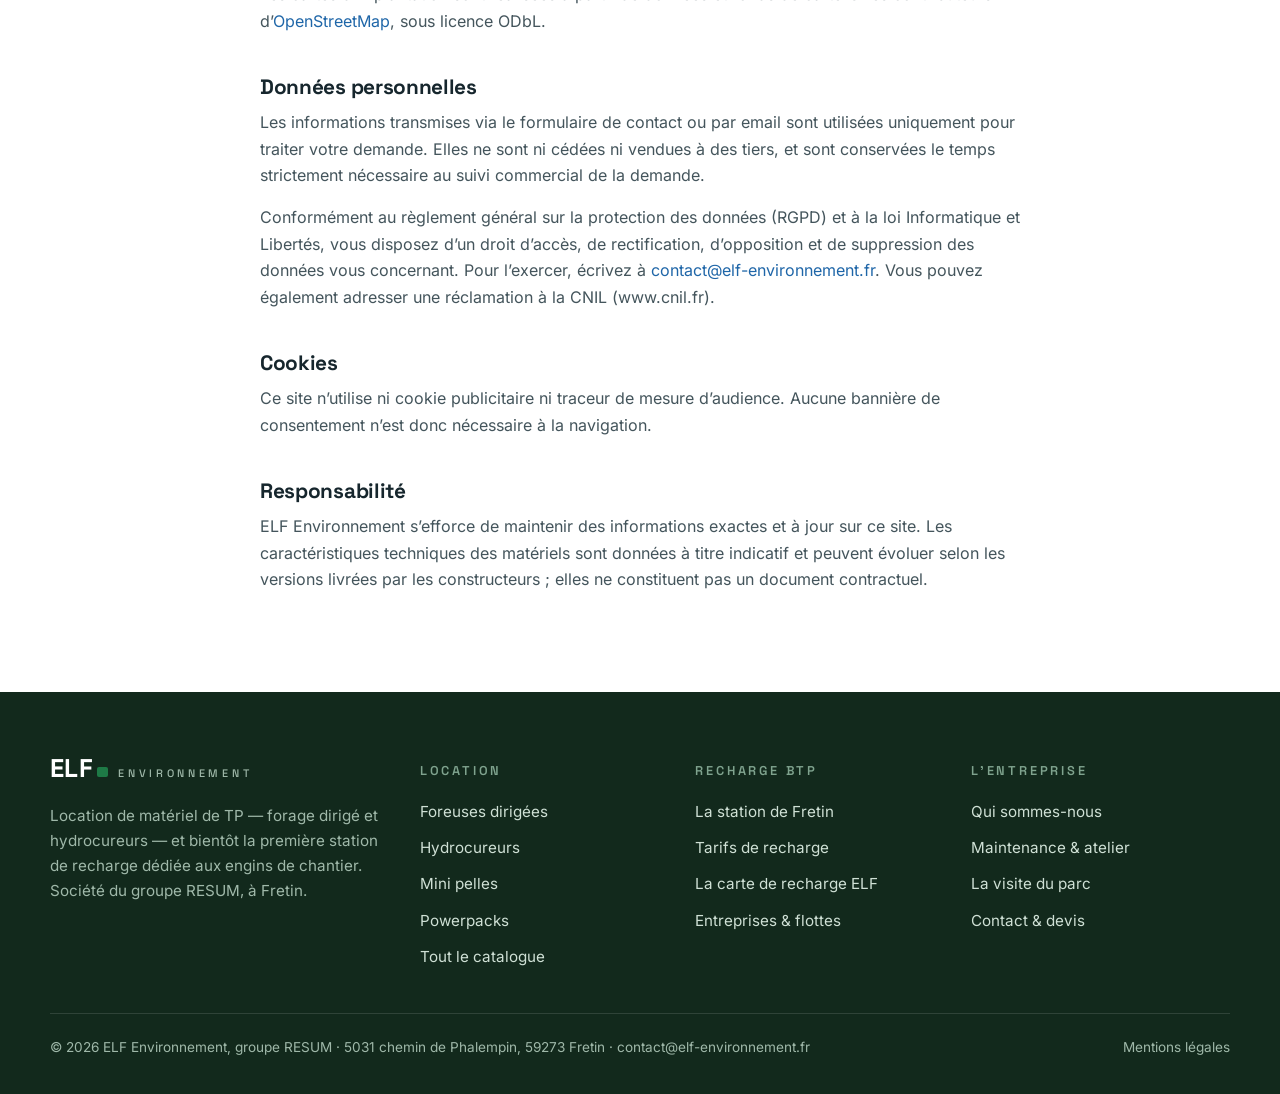
<file: mentions-legales.html>
<!DOCTYPE html>
<html lang="fr">
<head>
  <meta charset="utf-8">
  <meta name="viewport" content="width=device-width, initial-scale=1">
  <title>Mentions légales | ELF Environnement</title>
  <meta name="description" content="Mentions légales du site ELF Environnement : éditeur, hébergement OVH, propriété intellectuelle et protection des données personnelles.">
  <meta name="robots" content="noindex, follow">

  <link rel="icon" type="image/png" sizes="32x32" href="/assets/img/favicon-32.png">
  <link rel="icon" type="image/png" sizes="192x192" href="/assets/img/favicon-192.png">
  <link rel="apple-touch-icon" href="/assets/img/favicon-180.png">

  <link rel="preload" href="/assets/fonts/spacegrotesk-500-600-700.woff2" as="font" type="font/woff2" crossorigin>
  <link rel="preload" href="/assets/fonts/inter-400-500-600.woff2" as="font" type="font/woff2" crossorigin>
  <link rel="stylesheet" href="/assets/css/style.css">
</head>
<body>
  <a class="skip-link" href="#contenu">Aller au contenu</a>

  <aside class="topbar" aria-label="Annonce et informations pratiques">
    <p class="annonce"><strong>Nouveau&nbsp;:</strong> une station de recharge pour engins de BTP ouvre prochainement à Fretin — <a href="/recharge.html">découvrir le projet</a></p>

    <div class="preheader">
      <div class="wrap">
        <a href="/entreprise.html#implantation">Notre dépôt&nbsp;: 5031 chemin de Phalempin, 59273 Fretin</a>
        <a class="tel" href="mailto:contact@elf-environnement.fr">contact@elf-environnement.fr</a>
      </div>
    </div>
  </aside>

  <header class="site-header">
    <div class="wrap header-inner">
      <a class="brand" href="/" aria-label="ELF Environnement, accueil">
        <span class="brand-main">ELF</span>
        <span class="brand-sub">Environnement</span>
      </a>
      <button class="nav-toggle" aria-label="Menu principal" aria-expanded="false" aria-controls="menu">
        <span></span><span></span><span></span>
      </button>
      <nav class="site-nav" id="menu" aria-label="Navigation principale">
        <a href="/">Accueil</a>
        <a href="/materiel.html">Matériel &amp; location</a>
        <a href="/recharge.html">Recharge BTP</a>
        <a href="/entreprise.html">L&rsquo;entreprise</a>
        <a class="btn btn-primary btn-sm" href="/contact.html">Demander un devis</a>
      </nav>
    </div>
  </header>

  <main id="contenu">
    <section class="page-hero">
      <div class="wrap">
        <nav class="breadcrumb" aria-label="Fil d’Ariane">
          <a href="/">Accueil</a><span aria-hidden="true">/</span><span>Mentions légales</span>
        </nav>
        <h1>Mentions légales</h1>
        <p class="lede">Informations légales relatives au site www.elf-environnement.fr, conformément à la loi pour la confiance dans l&rsquo;économie numérique.</p>
      </div>
    </section>

    <section class="section">
      <div class="wrap legal-content">
        <h2>Éditeur du site</h2>
        <p>Le présent site est édité par <strong>ELF Environnement</strong>, société par actions simplifiée au capital de 1&nbsp;000&nbsp;euros, immatriculée au registre du commerce et des sociétés de Lille Métropole sous le numéro 920&nbsp;869&nbsp;799.</p>
        <p>Siège social&nbsp;: 5031 chemin de Phalempin, 59273 Fretin, France.<br>
        Contact&nbsp;: <a href="mailto:contact@elf-environnement.fr">contact@elf-environnement.fr</a></p>
        <p>Directeur de la publication&nbsp;: le président de la société ELF Environnement.</p>

        <h2>Hébergement</h2>
        <p>Le site est hébergé par <strong>OVH SAS</strong>, 2 rue Kellermann, 59100 Roubaix, France, immatriculée au RCS de Lille Métropole sous le numéro 424&nbsp;761&nbsp;419, téléphone&nbsp;: 1007.</p>

        <h2>Propriété intellectuelle</h2>
        <p>L&rsquo;ensemble des contenus du site (textes, visuels, animations, structure) est protégé par le droit de la propriété intellectuelle. Toute reproduction ou représentation, totale ou partielle, sans autorisation écrite préalable est interdite.</p>
        <p>Les marques et visuels de matériels cités ou représentés (notamment Tracto&#8209;Technik, Vermeer, JCB, Kubota) appartiennent à leurs titulaires respectifs et sont utilisés à des fins de présentation du parc de location.</p>

        <h2>Crédits photographiques</h2>
        <p>Les visuels de machines proviennent des documentations publiques des constructeurs (Tracto&#8209;Technik, Vermeer, JCB, Kubota, Atlas&nbsp;Copco). Certaines photographies d&rsquo;illustration proviennent de banques d&rsquo;images libres (Pexels). Photo «&nbsp;2008_05_31_Lichtenbusch_24&nbsp;» par Timo_Beil, licence <a href="https://creativecommons.org/licenses/by-sa/2.0/" rel="license noopener" target="_blank">CC BY&#8209;SA 2.0</a>, via Flickr, recadrée. Photo «&nbsp;LKW zur Kanalreinigung in Deutschland (1)&nbsp;» par High Contrast, licence CC BY 3.0 DE, via Wikimedia Commons, recadrée. Photo «&nbsp;Fahrzeug von Kanal Beck in Tübingen 04&nbsp;» par Giftzwerg 88, licence CC BY&#8209;SA 4.0, via Wikimedia Commons, redimensionnée. Photo «&nbsp;Freightliner eCascadia charging&nbsp;» par Bill Beers, licence CC BY 4.0, via Wikimedia Commons, redimensionnée. Photo «&nbsp;BYD Zhengzhou All-Terrain Circuit Megawatt Charging 03&nbsp;» par iMoD Official, licence CC BY 3.0, via Wikimedia Commons, convertie et redimensionnée.</p>
        <p>Les cartes d&rsquo;implantation sont réalisées à partir de données et fonds de carte © les contributeurs d&rsquo;<a href="https://www.openstreetmap.org/copyright" rel="noopener" target="_blank">OpenStreetMap</a>, sous licence ODbL.</p>

        <h2>Données personnelles</h2>
        <p>Les informations transmises via le formulaire de contact ou par email sont utilisées uniquement pour traiter votre demande. Elles ne sont ni cédées ni vendues à des tiers, et sont conservées le temps strictement nécessaire au suivi commercial de la demande.</p>
        <p>Conformément au règlement général sur la protection des données (RGPD) et à la loi Informatique et Libertés, vous disposez d&rsquo;un droit d&rsquo;accès, de rectification, d&rsquo;opposition et de suppression des données vous concernant. Pour l&rsquo;exercer, écrivez à <a href="mailto:contact@elf-environnement.fr">contact@elf-environnement.fr</a>. Vous pouvez également adresser une réclamation à la CNIL (www.cnil.fr).</p>

        <h2>Cookies</h2>
        <p>Ce site n&rsquo;utilise ni cookie publicitaire ni traceur de mesure d&rsquo;audience. Aucune bannière de consentement n&rsquo;est donc nécessaire à la navigation.</p>

        <h2>Responsabilité</h2>
        <p>ELF Environnement s&rsquo;efforce de maintenir des informations exactes et à jour sur ce site. Les caractéristiques techniques des matériels sont données à titre indicatif et peuvent évoluer selon les versions livrées par les constructeurs&nbsp;; elles ne constituent pas un document contractuel.</p>
      </div>
    </section>
  </main>

  <footer class="site-footer">
    <div class="wrap footer-grid">
      <div class="footer-about">
        <a class="brand" href="/" aria-label="ELF Environnement, accueil">
          <span class="brand-main">ELF</span>
          <span class="brand-sub">Environnement</span>
        </a>
        <p style="margin-top:18px">Location de matériel de TP — forage dirigé et hydrocureurs — et bientôt la première station de recharge dédiée aux engins de chantier. Société du groupe RESUM, à Fretin.</p>
      </div>
      <div>
        <p class="footer-h">Location</p>
        <ul>
          <li><a href="/materiel.html#foreuses">Foreuses dirigées</a></li>
          <li><a href="/materiel.html#hydrocureurs">Hydrocureurs</a></li>
          <li><a href="/materiel.html#minipelles">Mini pelles</a></li>
          <li><a href="/materiel.html#energie">Powerpacks</a></li>
          <li><a href="/materiel.html">Tout le catalogue</a></li>
        </ul>
      </div>
      <div>
        <p class="footer-h">Recharge BTP</p>
        <ul>
          <li><a href="/recharge.html#station">La station de Fretin</a></li>
          <li><a href="/recharge.html#tarifs">Tarifs de recharge</a></li>
          <li><a href="/recharge.html#badge">La carte de recharge ELF</a></li>
          <li><a href="/recharge.html#flottes">Entreprises &amp; flottes</a></li>
        </ul>
      </div>
      <div>
        <p class="footer-h">L&rsquo;entreprise</p>
        <ul>
          <li><a href="/entreprise.html">Qui sommes-nous</a></li>
          <li><a href="/services.html">Maintenance &amp; atelier</a></li>
          <li><a href="/visite.html">La visite du parc</a></li>
          <li><a href="/contact.html">Contact &amp; devis</a></li>
        </ul>
      </div>
    </div>
    <div class="wrap footer-bottom">
      <p>© <span data-year>2026</span> ELF Environnement, groupe RESUM · 5031 chemin de Phalempin, 59273 Fretin · <a href="mailto:contact@elf-environnement.fr">contact@elf-environnement.fr</a></p>
      <a href="/mentions-legales.html">Mentions légales</a>
    </div>
  </footer>

  <script src="/assets/js/main.js" defer></script>
</body>
</html>
</file>
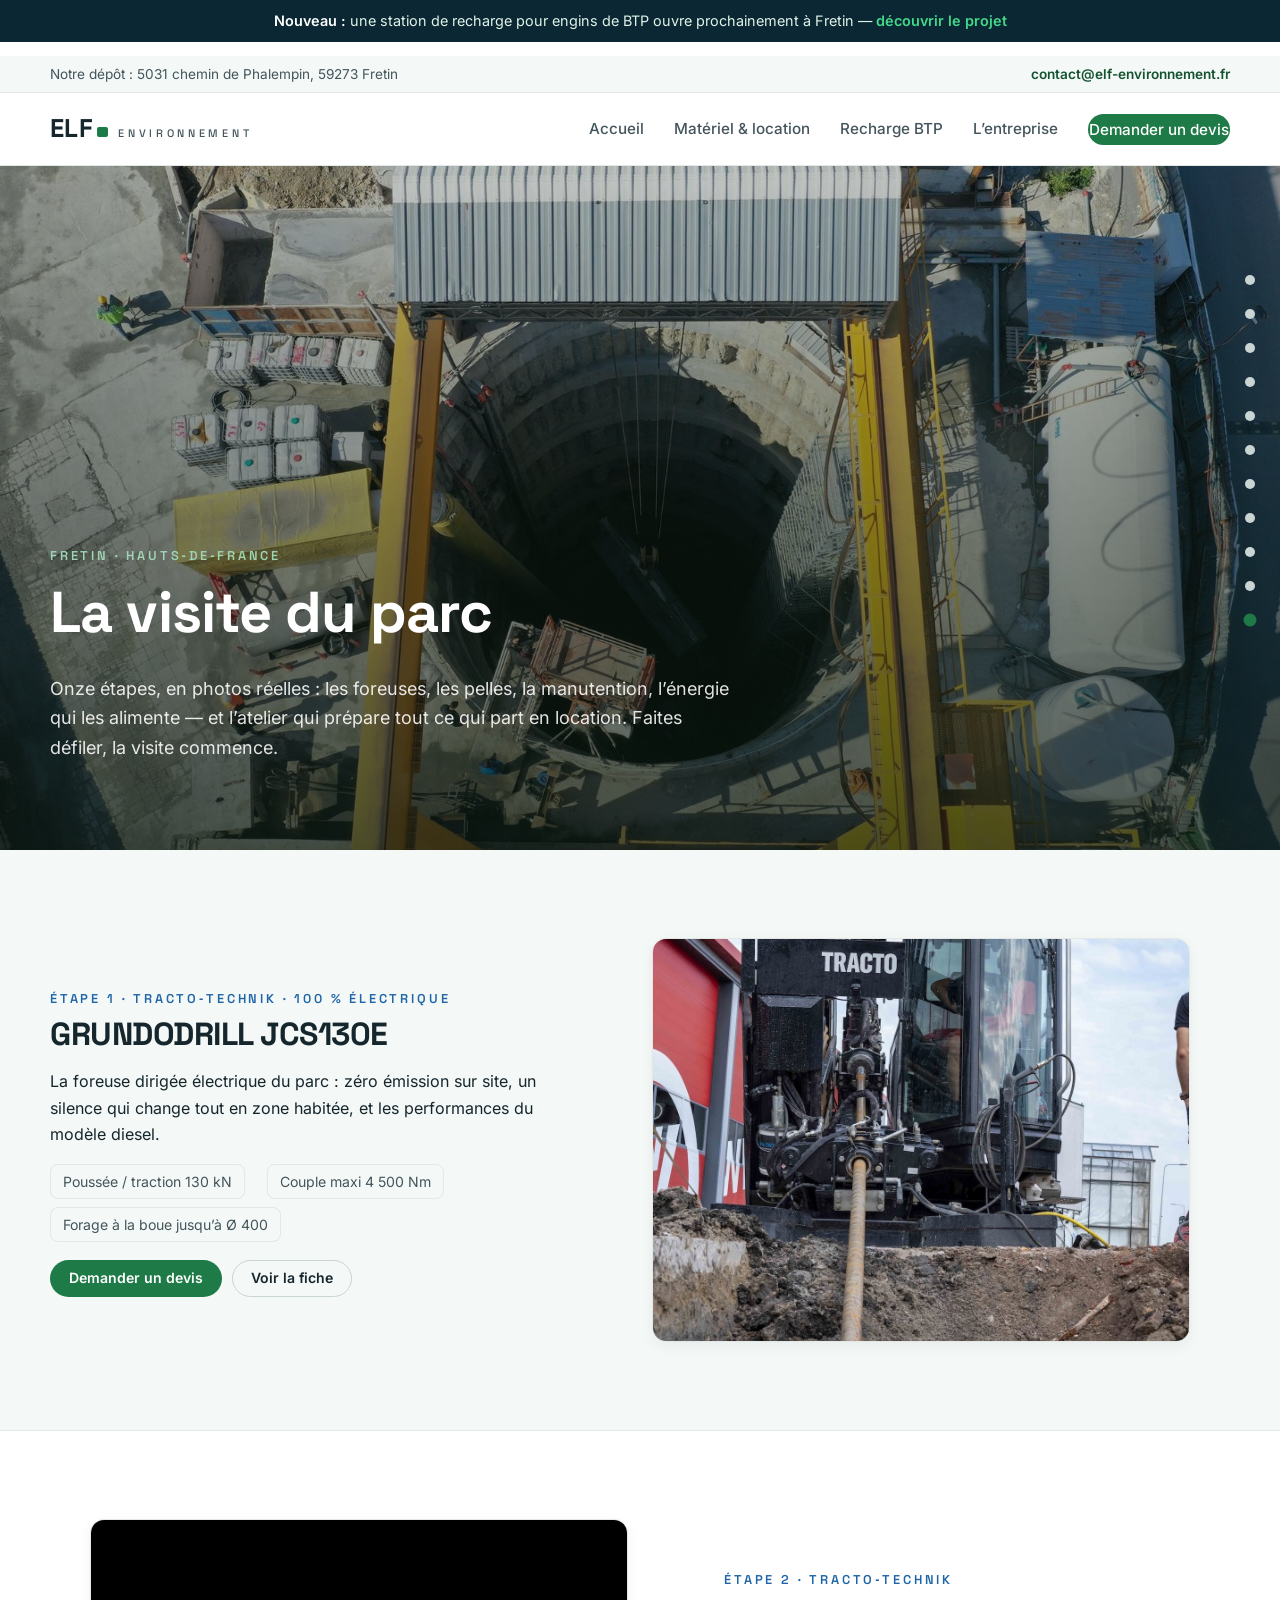
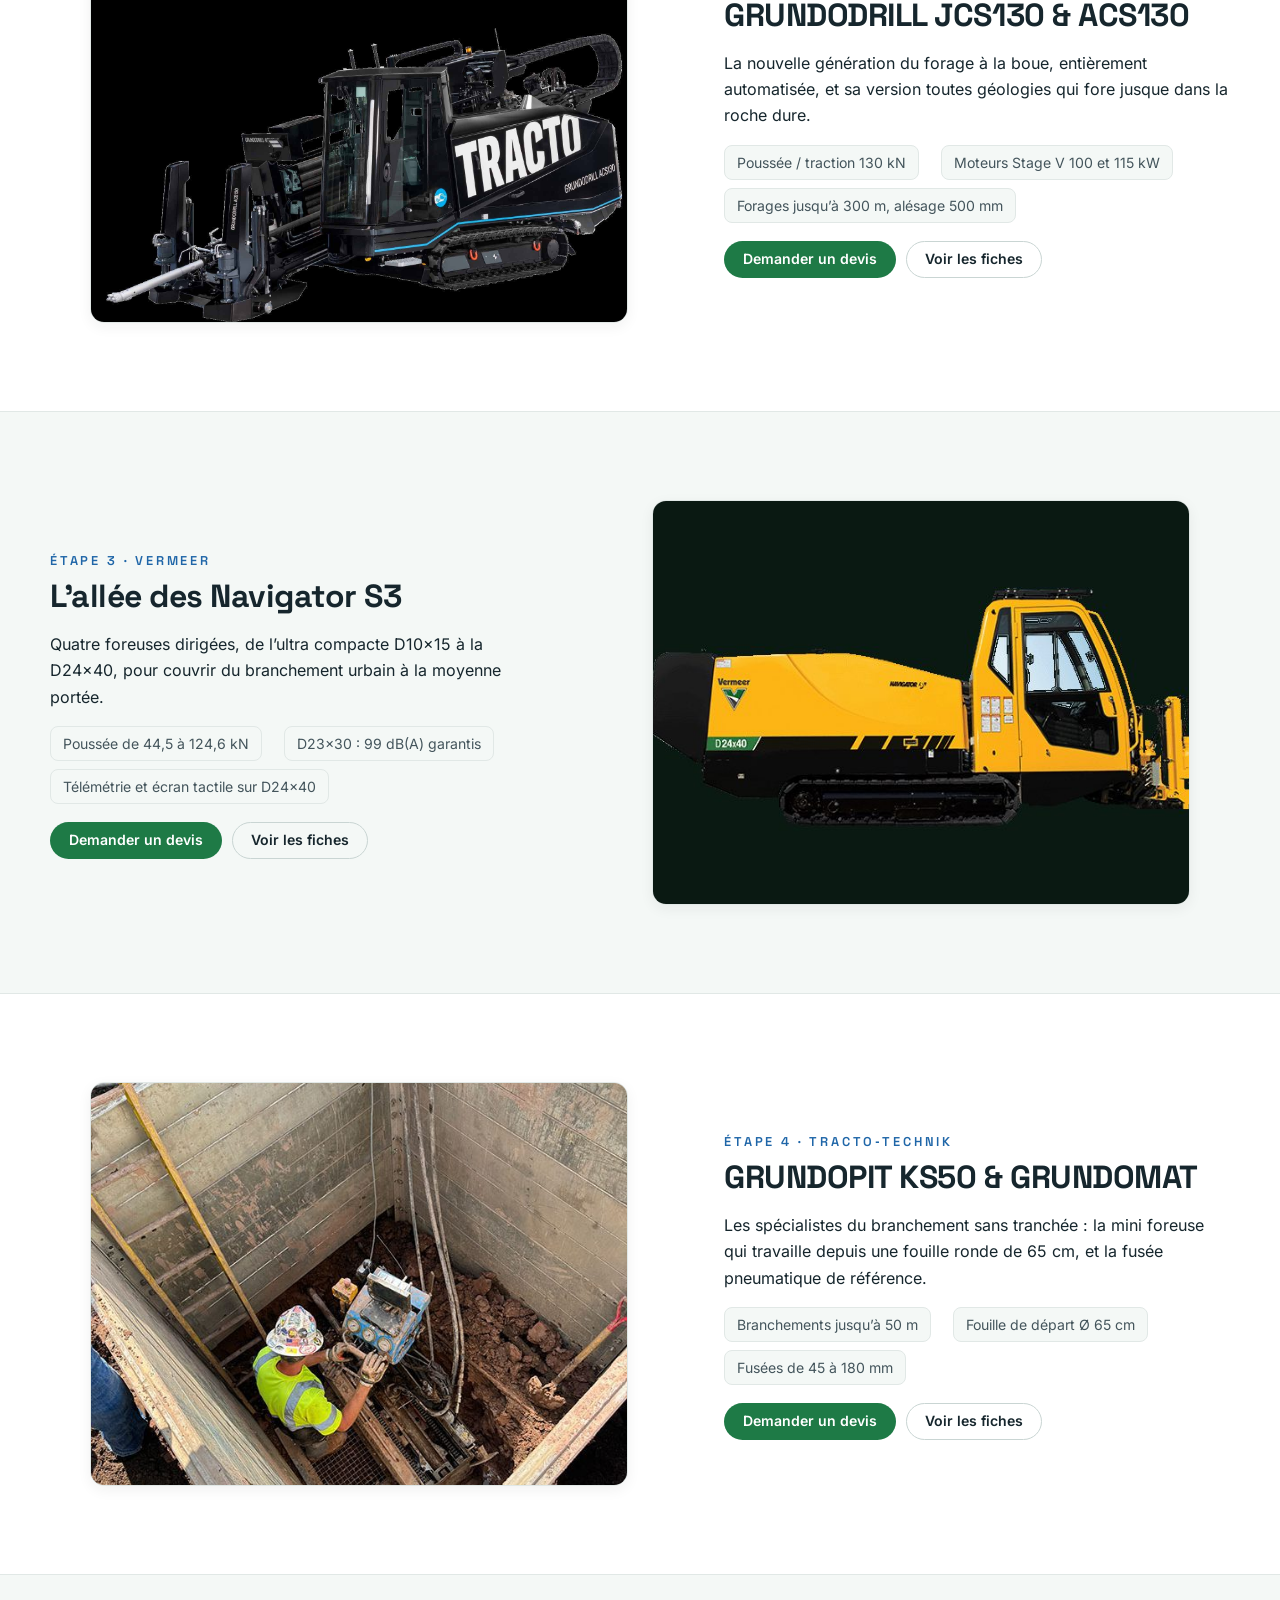
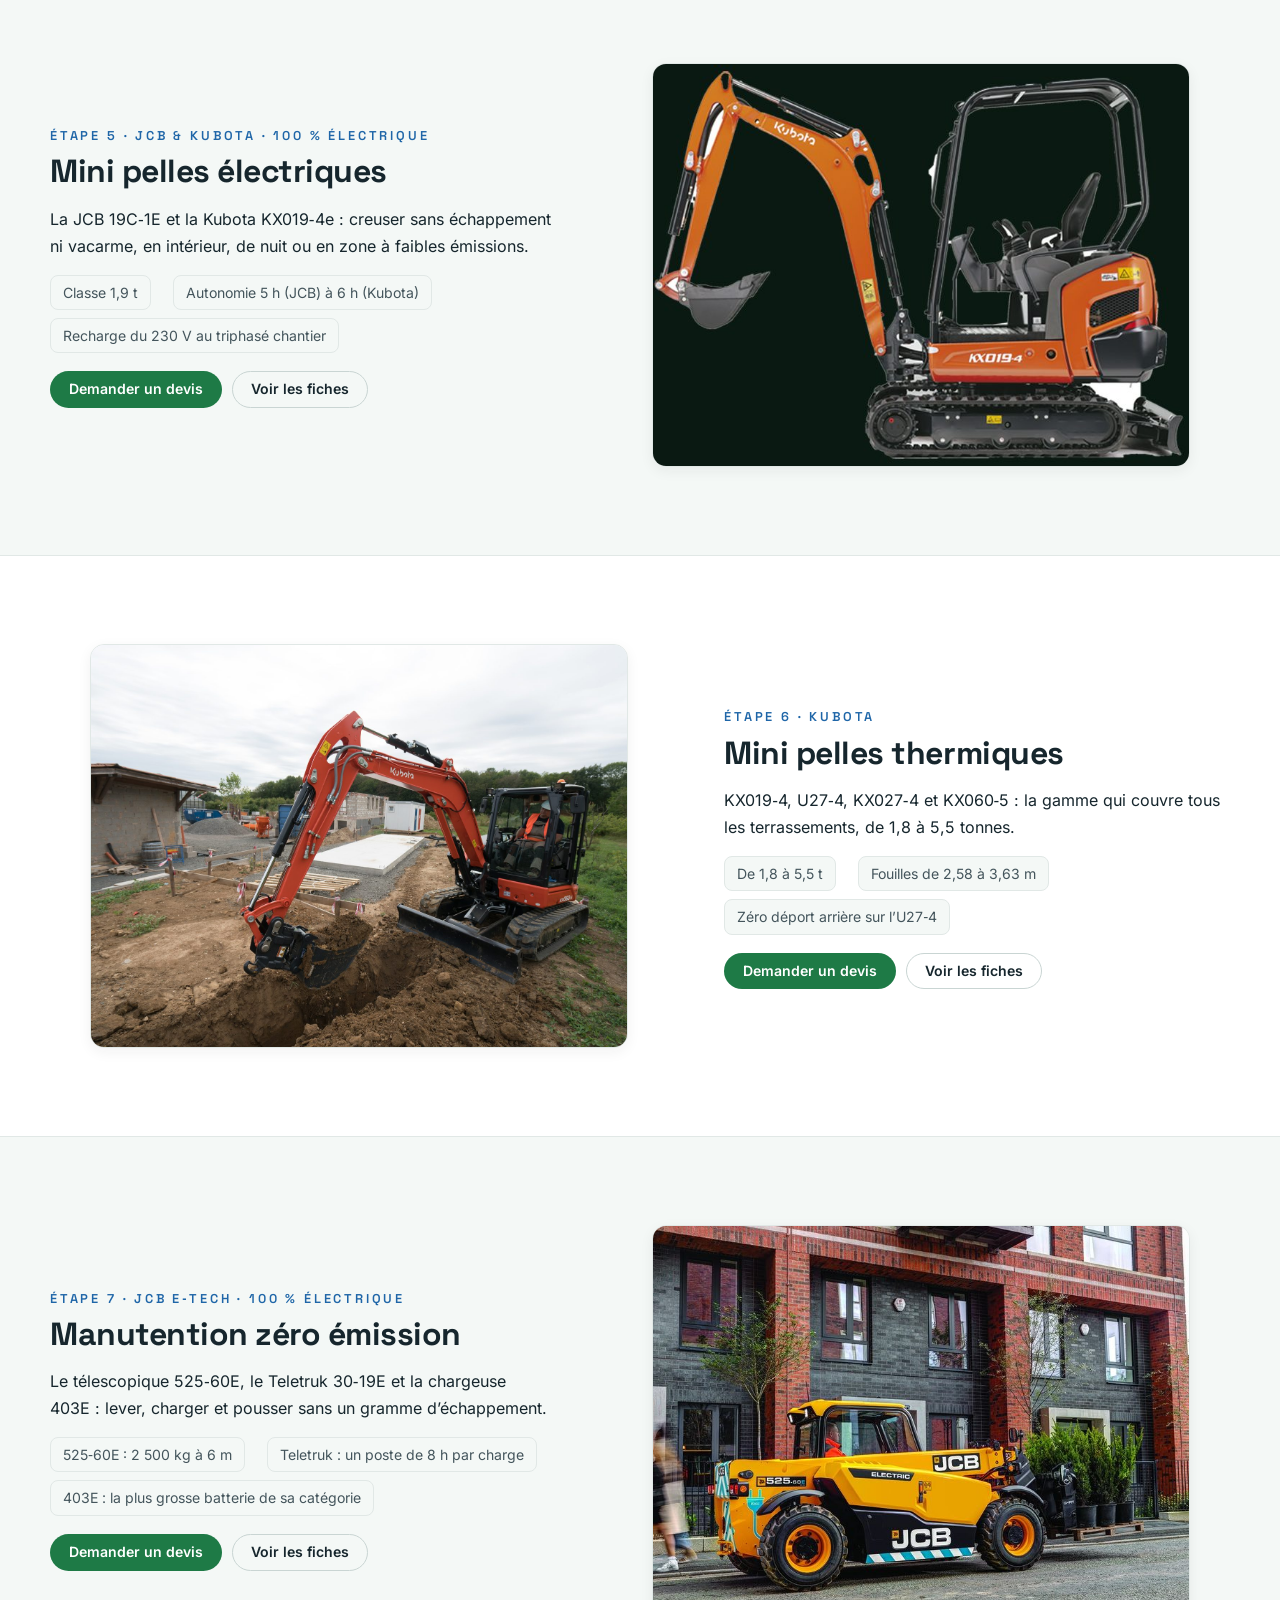
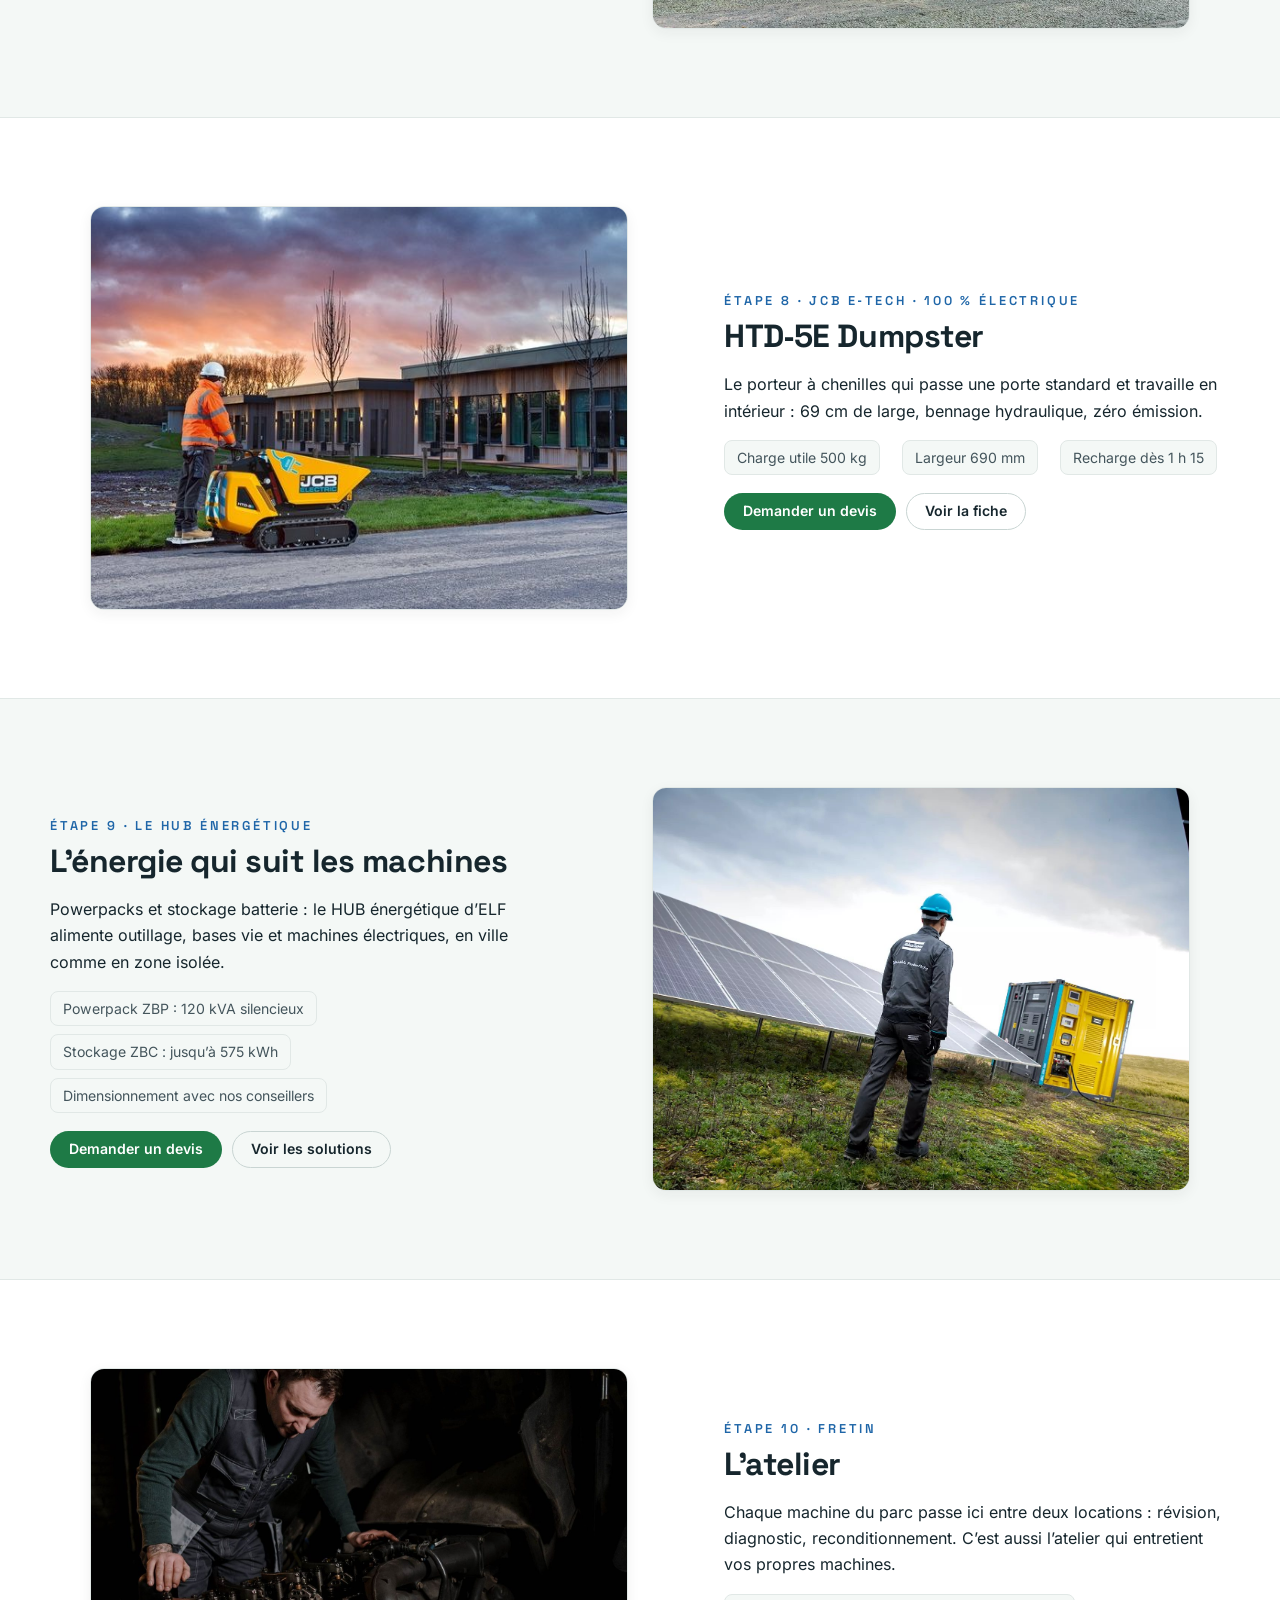
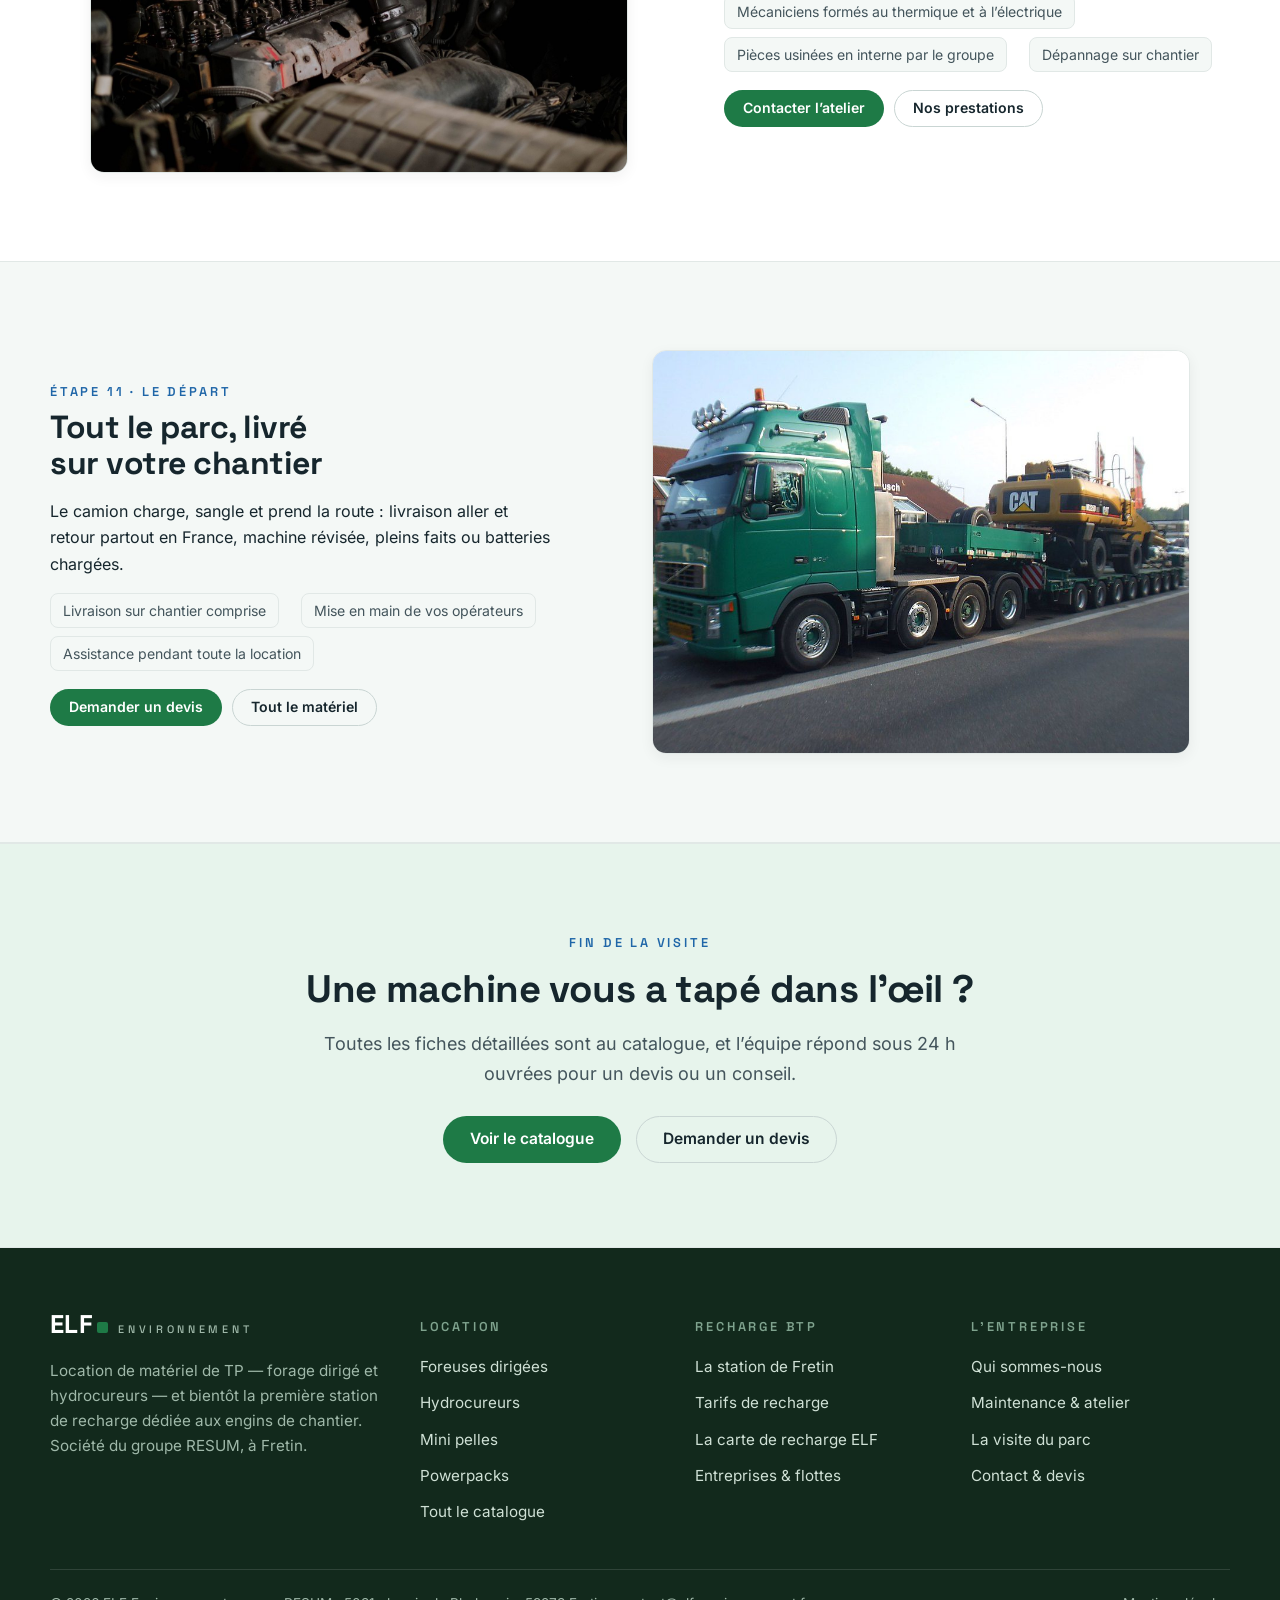
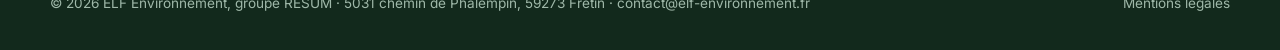
<file: parc-3d.html>
<!DOCTYPE html>
<html lang="fr">
<head>
  <meta charset="utf-8">
  <meta name="viewport" content="width=device-width, initial-scale=1">
  <title>La visite du parc | ELF Environnement</title>
  <meta name="description" content="Visitez le parc de location ELF Environnement en photos réelles : foreuses dirigées, mini pelles, manutention électrique, powerpacks et atelier de Fretin, étape par étape.">
  <link rel="canonical" href="https://www.elf-environnement.fr/parc-3d.html">
  <meta name="robots" content="index, follow">

  <meta property="og:type" content="website">
  <meta property="og:site_name" content="ELF Environnement">
  <meta property="og:title" content="La visite du parc ELF Environnement">
  <meta property="og:description" content="Le parc de location en photos réelles, étape par étape : du forage dirigé électrique au powerpack, jusqu&rsquo;au départ en livraison.">
  <meta property="og:url" content="https://www.elf-environnement.fr/parc-3d.html">
  <meta property="og:image" content="https://www.elf-environnement.fr/assets/img/og-cover.jpg">
  <meta property="og:locale" content="fr_FR">
  <meta name="twitter:card" content="summary_large_image">

  <link rel="icon" type="image/png" sizes="32x32" href="/assets/img/favicon-32.png">
  <link rel="icon" type="image/png" sizes="192x192" href="/assets/img/favicon-192.png">
  <link rel="apple-touch-icon" href="/assets/img/favicon-180.png">

  <link rel="preload" href="/assets/fonts/spacegrotesk-500-600-700.woff2" as="font" type="font/woff2" crossorigin>
  <link rel="preload" href="/assets/fonts/inter-400-500-600.woff2" as="font" type="font/woff2" crossorigin>
  <link rel="stylesheet" href="/assets/css/style.css">

  <script type="application/ld+json">
  {
    "@context": "https://schema.org",
    "@type": "BreadcrumbList",
    "itemListElement": [
      { "@type": "ListItem", "position": 1, "name": "Accueil", "item": "https://www.elf-environnement.fr/" },
      { "@type": "ListItem", "position": 2, "name": "La visite du parc", "item": "https://www.elf-environnement.fr/parc-3d.html" }
    ]
  }
  </script>
</head>
<body>
  <a class="skip-link" href="#contenu">Aller au contenu</a>

  <aside class="topbar" aria-label="Annonce et informations pratiques">
    <p class="annonce"><strong>Nouveau&nbsp;:</strong> une station de recharge pour engins de BTP ouvre prochainement à Fretin — <a href="/recharge.html">découvrir le projet</a></p>

    <div class="preheader">
      <div class="wrap">
        <a href="/entreprise.html#implantation">Notre dépôt&nbsp;: 5031 chemin de Phalempin, 59273 Fretin</a>
        <a class="tel" href="mailto:contact@elf-environnement.fr">contact@elf-environnement.fr</a>
      </div>
    </div>
  </aside>

  <header class="site-header">
    <div class="wrap header-inner">
      <a class="brand" href="/" aria-label="ELF Environnement, accueil">
        <span class="brand-main">ELF</span>
        <span class="brand-sub">Environnement</span>
      </a>
      <button class="nav-toggle" aria-label="Menu principal" aria-expanded="false" aria-controls="menu">
        <span></span><span></span><span></span>
      </button>
      <nav class="site-nav" id="menu" aria-label="Navigation principale">
        <a href="/">Accueil</a>
        <a href="/materiel.html">Matériel &amp; location</a>
        <a href="/recharge.html">Recharge BTP</a>
        <a href="/entreprise.html">L&rsquo;entreprise</a>
        <a class="btn btn-primary btn-sm" href="/contact.html">Demander un devis</a>
      </nav>
    </div>
  </header>

  <nav class="visite-rail" aria-label="Étapes de la visite">
    <a href="#etape-1" title="GRUNDODRILL JCS130E"><span>GRUNDODRILL JCS130E</span></a>
    <a href="#etape-2" title="GRUNDODRILL JCS130 & ACS130"><span>GRUNDODRILL JCS130 &amp; ACS130</span></a>
    <a href="#etape-3" title="L&rsquo;allée des Navigator S3"><span>L&rsquo;allée des Navigator S3</span></a>
    <a href="#etape-4" title="GRUNDOPIT KS50 & GRUNDOMAT"><span>GRUNDOPIT KS50 &amp; GRUNDOMAT</span></a>
    <a href="#etape-5" title="Mini pelles électriques"><span>Mini pelles électriques</span></a>
    <a href="#etape-6" title="Mini pelles thermiques"><span>Mini pelles thermiques</span></a>
    <a href="#etape-7" title="Manutention zéro émission"><span>Manutention zéro émission</span></a>
    <a href="#etape-8" title="HTD&#8209;5E Dumpster"><span>HTD&#8209;5E Dumpster</span></a>
    <a href="#etape-9" title="L&rsquo;énergie qui suit les machines"><span>L&rsquo;énergie qui suit les machines</span></a>
    <a href="#etape-10" title="L&rsquo;atelier"><span>L&rsquo;atelier</span></a>
    <a href="#etape-11" title="Tout le parc, livré sur votre chantier"><span>Tout le parc, livré sur votre chantier</span></a>
  </nav>

  <main id="contenu">

    <section class="visite-hero">
      <img class="visite-bg" src="/assets/img/chantier-forage.jpg" alt="" aria-hidden="true" fetchpriority="high">
      <div class="wrap">
        <span class="kicker" style="color:#9fd4b4">Fretin · Hauts&#8209;de&#8209;France</span>
        <h1>La visite du parc</h1>
        <p class="lede">Onze étapes, en photos réelles&nbsp;: les foreuses, les pelles, la manutention, l&rsquo;énergie qui les alimente — et l&rsquo;atelier qui prépare tout ce qui part en location. Faites défiler, la visite commence.</p>
      </div>
    </section>

    <section class="visite-station" id="etape-1" aria-labelledby="etape-1-titre">
      <div class="wrap">
        <figure class="visite-photo reveal">
          <img src="/assets/img/machines/tracto-jcs130e.jpg" alt="Foreuse dirigée électrique Tracto GRUNDODRILL JCS130E en action sur chantier" loading="lazy" width="1200" height="900">
        </figure>
        <div class="visite-card reveal" style="--d:.1s">
          <span class="kicker">Étape 1 · Tracto&#8209;Technik · 100&nbsp;% électrique</span>
          <h2 id="etape-1-titre">GRUNDODRILL JCS130E</h2>
          <p>La foreuse dirigée électrique du parc&nbsp;: zéro émission sur site, un silence qui change tout en zone habitée, et les performances du modèle diesel.</p>
          <ul class="specs"><li>Poussée / traction 130&nbsp;kN</li><li>Couple maxi 4&nbsp;500&nbsp;Nm</li><li>Forage à la boue jusqu&rsquo;à Ø&nbsp;400</li></ul>
          <div class="visite-ctas"><a class="btn btn-primary btn-sm" href="/contact.html?materiel=GRUNDODRILL%20JCS130E">Demander un devis</a><a class="btn btn-ghost btn-sm" href="/materiel.html#foreuses">Voir la fiche</a></div>
        </div>
      </div>
    </section>

    <section class="visite-station" id="etape-2" aria-labelledby="etape-2-titre">
      <div class="wrap">
        <figure class="visite-photo reveal">
          <img src="/assets/img/machines/tracto-jcs130.jpg" alt="Foreuse dirigée Tracto GRUNDODRILL JCS130" loading="lazy" width="1200" height="900">
        </figure>
        <div class="visite-card reveal" style="--d:.1s">
          <span class="kicker">Étape 2 · Tracto&#8209;Technik</span>
          <h2 id="etape-2-titre">GRUNDODRILL JCS130 &amp; ACS130</h2>
          <p>La nouvelle génération du forage à la boue, entièrement automatisée, et sa version toutes géologies qui fore jusque dans la roche dure.</p>
          <ul class="specs"><li>Poussée / traction 130&nbsp;kN</li><li>Moteurs Stage&nbsp;V 100 et 115&nbsp;kW</li><li>Forages jusqu&rsquo;à 300&nbsp;m, alésage 500&nbsp;mm</li></ul>
          <div class="visite-ctas"><a class="btn btn-primary btn-sm" href="/contact.html?materiel=GRUNDODRILL%20JCS130%20ou%20ACS130">Demander un devis</a><a class="btn btn-ghost btn-sm" href="/materiel.html#foreuses">Voir les fiches</a></div>
        </div>
      </div>
    </section>

    <section class="visite-station" id="etape-3" aria-labelledby="etape-3-titre">
      <div class="wrap">
        <figure class="visite-photo reveal">
          <img src="/assets/img/machines/vermeer-d24x40.jpg" alt="Foreuse dirigée Vermeer Navigator D24x40 S3" loading="lazy" width="1200" height="900">
        </figure>
        <div class="visite-card reveal" style="--d:.1s">
          <span class="kicker">Étape 3 · Vermeer</span>
          <h2 id="etape-3-titre">L&rsquo;allée des Navigator S3</h2>
          <p>Quatre foreuses dirigées, de l&rsquo;ultra compacte D10x15 à la D24x40, pour couvrir du branchement urbain à la moyenne portée.</p>
          <ul class="specs"><li>Poussée de 44,5 à 124,6&nbsp;kN</li><li>D23x30&nbsp;: 99&nbsp;dB(A) garantis</li><li>Télémétrie et écran tactile sur D24x40</li></ul>
          <div class="visite-ctas"><a class="btn btn-primary btn-sm" href="/contact.html?materiel=Vermeer%20Navigator">Demander un devis</a><a class="btn btn-ghost btn-sm" href="/materiel.html#foreuses">Voir les fiches</a></div>
        </div>
      </div>
    </section>

    <section class="visite-station" id="etape-4" aria-labelledby="etape-4-titre">
      <div class="wrap">
        <figure class="visite-photo reveal">
          <img src="/assets/img/machines/tracto-grundopit-ks50.jpg" alt="Mini foreuse keyhole Tracto GRUNDOPIT KS50 travaillant depuis une fouille circulaire" loading="lazy" width="1200" height="900">
        </figure>
        <div class="visite-card reveal" style="--d:.1s">
          <span class="kicker">Étape 4 · Tracto&#8209;Technik</span>
          <h2 id="etape-4-titre">GRUNDOPIT KS50 &amp; GRUNDOMAT</h2>
          <p>Les spécialistes du branchement sans tranchée&nbsp;: la mini foreuse qui travaille depuis une fouille ronde de 65&nbsp;cm, et la fusée pneumatique de référence.</p>
          <ul class="specs"><li>Branchements jusqu&rsquo;à 50&nbsp;m</li><li>Fouille de départ Ø&nbsp;65&nbsp;cm</li><li>Fusées de 45 à 180&nbsp;mm</li></ul>
          <div class="visite-ctas"><a class="btn btn-primary btn-sm" href="/contact.html?materiel=GRUNDOPIT%20ou%20GRUNDOMAT">Demander un devis</a><a class="btn btn-ghost btn-sm" href="/materiel.html#foncage">Voir les fiches</a></div>
        </div>
      </div>
    </section>

    <section class="visite-station" id="etape-5" aria-labelledby="etape-5-titre">
      <div class="wrap">
        <figure class="visite-photo reveal">
          <img src="/assets/img/machines/kubota-kx019-4e.jpg" alt="Mini pelle électrique Kubota KX019-4e" loading="lazy" width="1200" height="900">
        </figure>
        <div class="visite-card reveal" style="--d:.1s">
          <span class="kicker">Étape 5 · JCB &amp; Kubota · 100&nbsp;% électrique</span>
          <h2 id="etape-5-titre">Mini pelles électriques</h2>
          <p>La JCB 19C&#8209;1E et la Kubota KX019&#8209;4e&nbsp;: creuser sans échappement ni vacarme, en intérieur, de nuit ou en zone à faibles émissions.</p>
          <ul class="specs"><li>Classe 1,9&nbsp;t</li><li>Autonomie 5&nbsp;h (JCB) à 6&nbsp;h (Kubota)</li><li>Recharge du 230&nbsp;V au triphasé chantier</li></ul>
          <div class="visite-ctas"><a class="btn btn-primary btn-sm" href="/contact.html?materiel=mini%20pelle%20%C3%A9lectrique">Demander un devis</a><a class="btn btn-ghost btn-sm" href="/materiel.html#minipelles">Voir les fiches</a></div>
        </div>
      </div>
    </section>

    <section class="visite-station" id="etape-6" aria-labelledby="etape-6-titre">
      <div class="wrap">
        <figure class="visite-photo reveal">
          <img src="/assets/img/machines/kubota-kx060-5.jpg" alt="Pelle compacte Kubota KX060-5" loading="lazy" width="1200" height="900">
        </figure>
        <div class="visite-card reveal" style="--d:.1s">
          <span class="kicker">Étape 6 · Kubota</span>
          <h2 id="etape-6-titre">Mini pelles thermiques</h2>
          <p>KX019&#8209;4, U27&#8209;4, KX027&#8209;4 et KX060&#8209;5&nbsp;: la gamme qui couvre tous les terrassements, de 1,8 à 5,5&nbsp;tonnes.</p>
          <ul class="specs"><li>De 1,8 à 5,5&nbsp;t</li><li>Fouilles de 2,58 à 3,63&nbsp;m</li><li>Zéro déport arrière sur l&rsquo;U27&#8209;4</li></ul>
          <div class="visite-ctas"><a class="btn btn-primary btn-sm" href="/contact.html?materiel=mini%20pelle%20Kubota">Demander un devis</a><a class="btn btn-ghost btn-sm" href="/materiel.html#minipelles">Voir les fiches</a></div>
        </div>
      </div>
    </section>

    <section class="visite-station" id="etape-7" aria-labelledby="etape-7-titre">
      <div class="wrap">
        <figure class="visite-photo reveal">
          <img src="/assets/img/machines/jcb-525-60e.jpg" alt="Chariot télescopique électrique JCB 525-60E Loadall" loading="lazy" width="1200" height="900">
        </figure>
        <div class="visite-card reveal" style="--d:.1s">
          <span class="kicker">Étape 7 · JCB E&#8209;Tech · 100&nbsp;% électrique</span>
          <h2 id="etape-7-titre">Manutention zéro émission</h2>
          <p>Le télescopique 525&#8209;60E, le Teletruk 30&#8209;19E et la chargeuse 403E&nbsp;: lever, charger et pousser sans un gramme d&rsquo;échappement.</p>
          <ul class="specs"><li>525&#8209;60E&nbsp;: 2&nbsp;500&nbsp;kg à 6&nbsp;m</li><li>Teletruk&nbsp;: un poste de 8&nbsp;h par charge</li><li>403E&nbsp;: la plus grosse batterie de sa catégorie</li></ul>
          <div class="visite-ctas"><a class="btn btn-primary btn-sm" href="/contact.html?materiel=manutention%20%C3%A9lectrique">Demander un devis</a><a class="btn btn-ghost btn-sm" href="/materiel.html#manutention">Voir les fiches</a></div>
        </div>
      </div>
    </section>

    <section class="visite-station" id="etape-8" aria-labelledby="etape-8-titre">
      <div class="wrap">
        <figure class="visite-photo reveal">
          <img src="/assets/img/machines/jcb-htd5e.jpg" alt="Porteur à chenilles électrique JCB HTD-5E Dumpster" loading="lazy" width="1200" height="900">
        </figure>
        <div class="visite-card reveal" style="--d:.1s">
          <span class="kicker">Étape 8 · JCB E&#8209;Tech · 100&nbsp;% électrique</span>
          <h2 id="etape-8-titre">HTD&#8209;5E Dumpster</h2>
          <p>Le porteur à chenilles qui passe une porte standard et travaille en intérieur&nbsp;: 69&nbsp;cm de large, bennage hydraulique, zéro émission.</p>
          <ul class="specs"><li>Charge utile 500&nbsp;kg</li><li>Largeur 690&nbsp;mm</li><li>Recharge dès 1&nbsp;h&nbsp;15</li></ul>
          <div class="visite-ctas"><a class="btn btn-primary btn-sm" href="/contact.html?materiel=JCB%20HTD-5E">Demander un devis</a><a class="btn btn-ghost btn-sm" href="/materiel.html#manutention">Voir la fiche</a></div>
        </div>
      </div>
    </section>

    <section class="visite-station" id="etape-9" aria-labelledby="etape-9-titre">
      <div class="wrap">
        <figure class="visite-photo reveal">
          <img src="/assets/img/energie-hub.jpg" alt="Conteneur de stockage d&rsquo;énergie Atlas Copco ZenergiZe raccordé à un champ solaire" loading="lazy" width="1200" height="900">
        </figure>
        <div class="visite-card reveal" style="--d:.1s">
          <span class="kicker">Étape 9 · Le HUB énergétique</span>
          <h2 id="etape-9-titre">L&rsquo;énergie qui suit les machines</h2>
          <p>Powerpacks et stockage batterie&nbsp;: le HUB énergétique d&rsquo;ELF alimente outillage, bases vie et machines électriques, en ville comme en zone isolée.</p>
          <ul class="specs"><li>Powerpack ZBP&nbsp;: 120&nbsp;kVA silencieux</li><li>Stockage ZBC&nbsp;: jusqu&rsquo;à 575&nbsp;kWh</li><li>Dimensionnement avec nos conseillers</li></ul>
          <div class="visite-ctas"><a class="btn btn-primary btn-sm" href="/contact.html?materiel=Powerpack%20ZenergiZe">Demander un devis</a><a class="btn btn-ghost btn-sm" href="/materiel.html#energie">Voir les solutions</a></div>
        </div>
      </div>
    </section>

    <section class="visite-station" id="etape-10" aria-labelledby="etape-10-titre">
      <div class="wrap">
        <figure class="visite-photo reveal">
          <img src="/assets/img/atelier.jpg" alt="Mécanicien penché sur un moteur dans l&rsquo;atelier de Fretin" loading="lazy" width="1200" height="900">
        </figure>
        <div class="visite-card reveal" style="--d:.1s">
          <span class="kicker">Étape 10 · Fretin</span>
          <h2 id="etape-10-titre">L&rsquo;atelier</h2>
          <p>Chaque machine du parc passe ici entre deux locations&nbsp;: révision, diagnostic, reconditionnement. C&rsquo;est aussi l&rsquo;atelier qui entretient vos propres machines.</p>
          <ul class="specs"><li>Mécaniciens formés au thermique et à l&rsquo;électrique</li><li>Pièces usinées en interne par le groupe</li><li>Dépannage sur chantier</li></ul>
          <div class="visite-ctas"><a class="btn btn-primary btn-sm" href="/contact.html?materiel=maintenance">Contacter l&rsquo;atelier</a><a class="btn btn-ghost btn-sm" href="/services.html">Nos prestations</a></div>
        </div>
      </div>
    </section>

    <section class="visite-station" id="etape-11" aria-labelledby="etape-11-titre">
      <div class="wrap">
        <figure class="visite-photo reveal">
          <img src="/assets/img/machines/porte-engins.jpg" alt="Camion porte-engins chargé d&rsquo;une machine du parc, prêt à partir en livraison" loading="lazy" width="1200" height="900">
        </figure>
        <div class="visite-card reveal" style="--d:.1s">
          <span class="kicker">Étape 11 · Le départ</span>
          <h2 id="etape-11-titre">Tout le parc, livré sur votre chantier</h2>
          <p>Le camion charge, sangle et prend la route&nbsp;: livraison aller et retour partout en France, machine révisée, pleins faits ou batteries chargées.</p>
          <ul class="specs"><li>Livraison sur chantier comprise</li><li>Mise en main de vos opérateurs</li><li>Assistance pendant toute la location</li></ul>
          <div class="visite-ctas"><a class="btn btn-primary btn-sm" href="/contact.html">Demander un devis</a><a class="btn btn-ghost btn-sm" href="/materiel.html">Tout le matériel</a></div>
        </div>
      </div>
    </section>

    <section class="cta-band">
      <div class="wrap reveal">
        <span class="kicker">Fin de la visite</span>
        <h2>Une machine vous a tapé dans l&rsquo;œil&nbsp;?</h2>
        <p class="lede">Toutes les fiches détaillées sont au catalogue, et l&rsquo;équipe répond sous 24&nbsp;h ouvrées pour un devis ou un conseil.</p>
        <a class="btn btn-primary" href="/materiel.html">Voir le catalogue</a>
        <a class="btn btn-ghost" href="/contact.html" style="margin-left:10px">Demander un devis</a>
      </div>
    </section>

  </main>

  <footer class="site-footer">
    <div class="wrap footer-grid">
      <div class="footer-about">
        <a class="brand" href="/" aria-label="ELF Environnement, accueil">
          <span class="brand-main">ELF</span>
          <span class="brand-sub">Environnement</span>
        </a>
        <p style="margin-top:18px">Location de matériel de TP — forage dirigé et hydrocureurs — et bientôt la première station de recharge dédiée aux engins de chantier. Société du groupe RESUM, à Fretin.</p>
      </div>
      <div>
        <p class="footer-h">Location</p>
        <ul>
          <li><a href="/materiel.html#foreuses">Foreuses dirigées</a></li>
          <li><a href="/materiel.html#hydrocureurs">Hydrocureurs</a></li>
          <li><a href="/materiel.html#minipelles">Mini pelles</a></li>
          <li><a href="/materiel.html#energie">Powerpacks</a></li>
          <li><a href="/materiel.html">Tout le catalogue</a></li>
        </ul>
      </div>
      <div>
        <p class="footer-h">Recharge BTP</p>
        <ul>
          <li><a href="/recharge.html#station">La station de Fretin</a></li>
          <li><a href="/recharge.html#tarifs">Tarifs de recharge</a></li>
          <li><a href="/recharge.html#badge">La carte de recharge ELF</a></li>
          <li><a href="/recharge.html#flottes">Entreprises &amp; flottes</a></li>
        </ul>
      </div>
      <div>
        <p class="footer-h">L&rsquo;entreprise</p>
        <ul>
          <li><a href="/entreprise.html">Qui sommes-nous</a></li>
          <li><a href="/services.html">Maintenance &amp; atelier</a></li>
          <li><a href="/parc-3d.html">La visite du parc</a></li>
          <li><a href="/contact.html">Contact &amp; devis</a></li>
        </ul>
      </div>
    </div>
    <div class="wrap footer-bottom">
      <p>© <span data-year>2026</span> ELF Environnement, groupe RESUM · 5031 chemin de Phalempin, 59273 Fretin · <a href="mailto:contact@elf-environnement.fr">contact@elf-environnement.fr</a></p>
      <a href="/mentions-legales.html">Mentions légales</a>
    </div>
  </footer>

  <script src="/assets/js/main.js" defer></script>
</body>
</html>
</file>
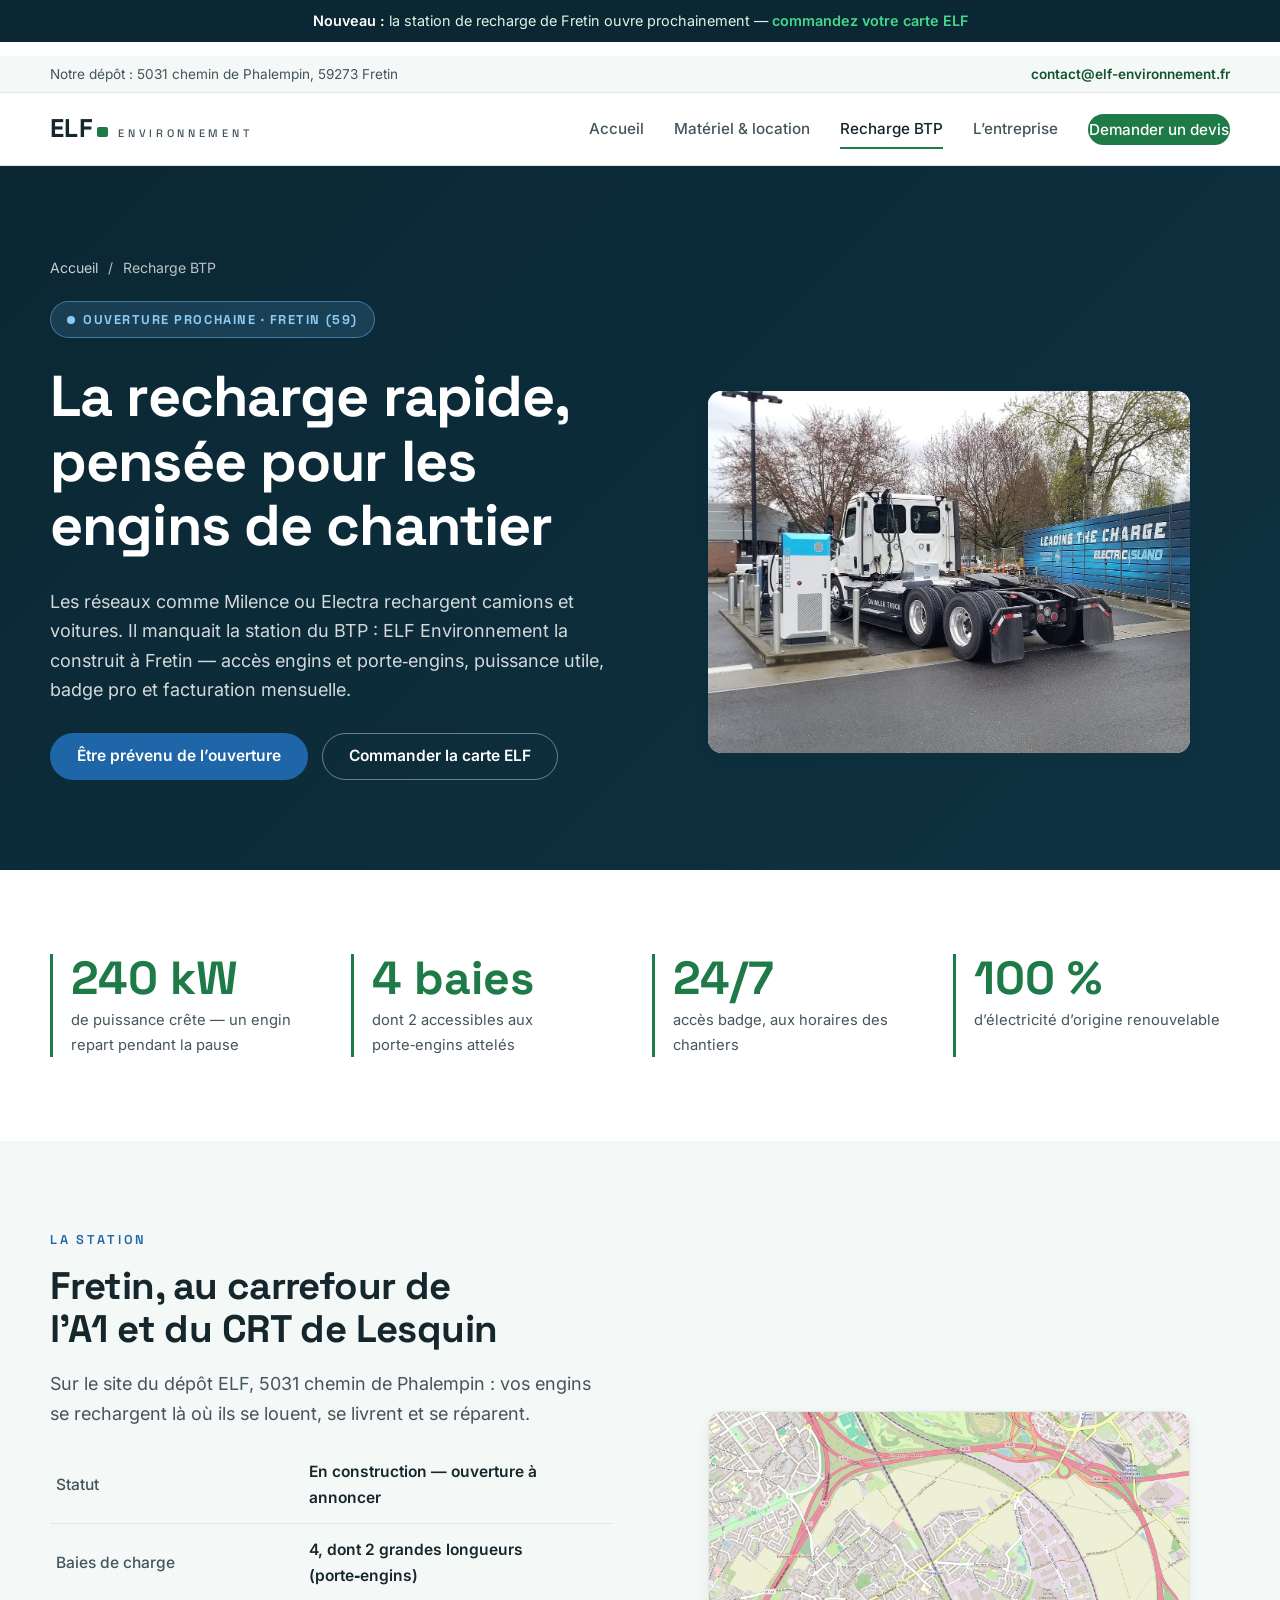
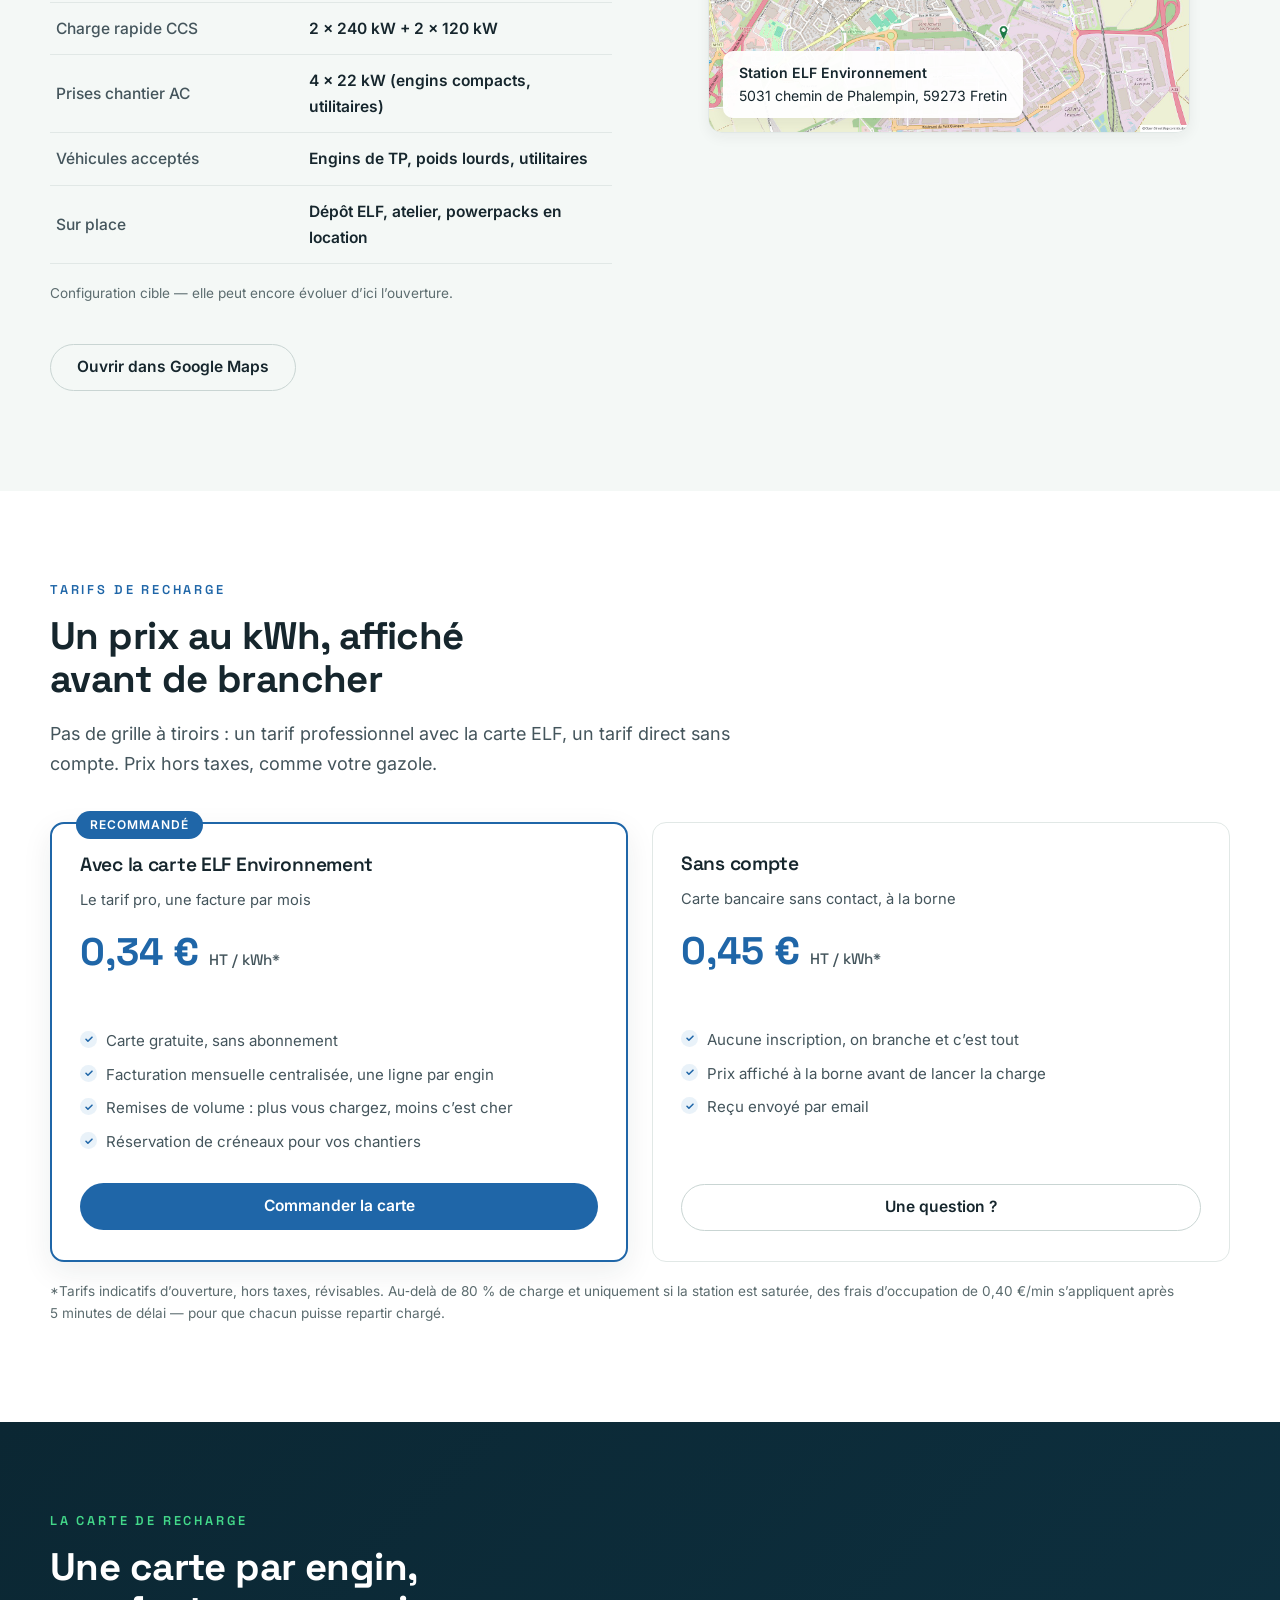
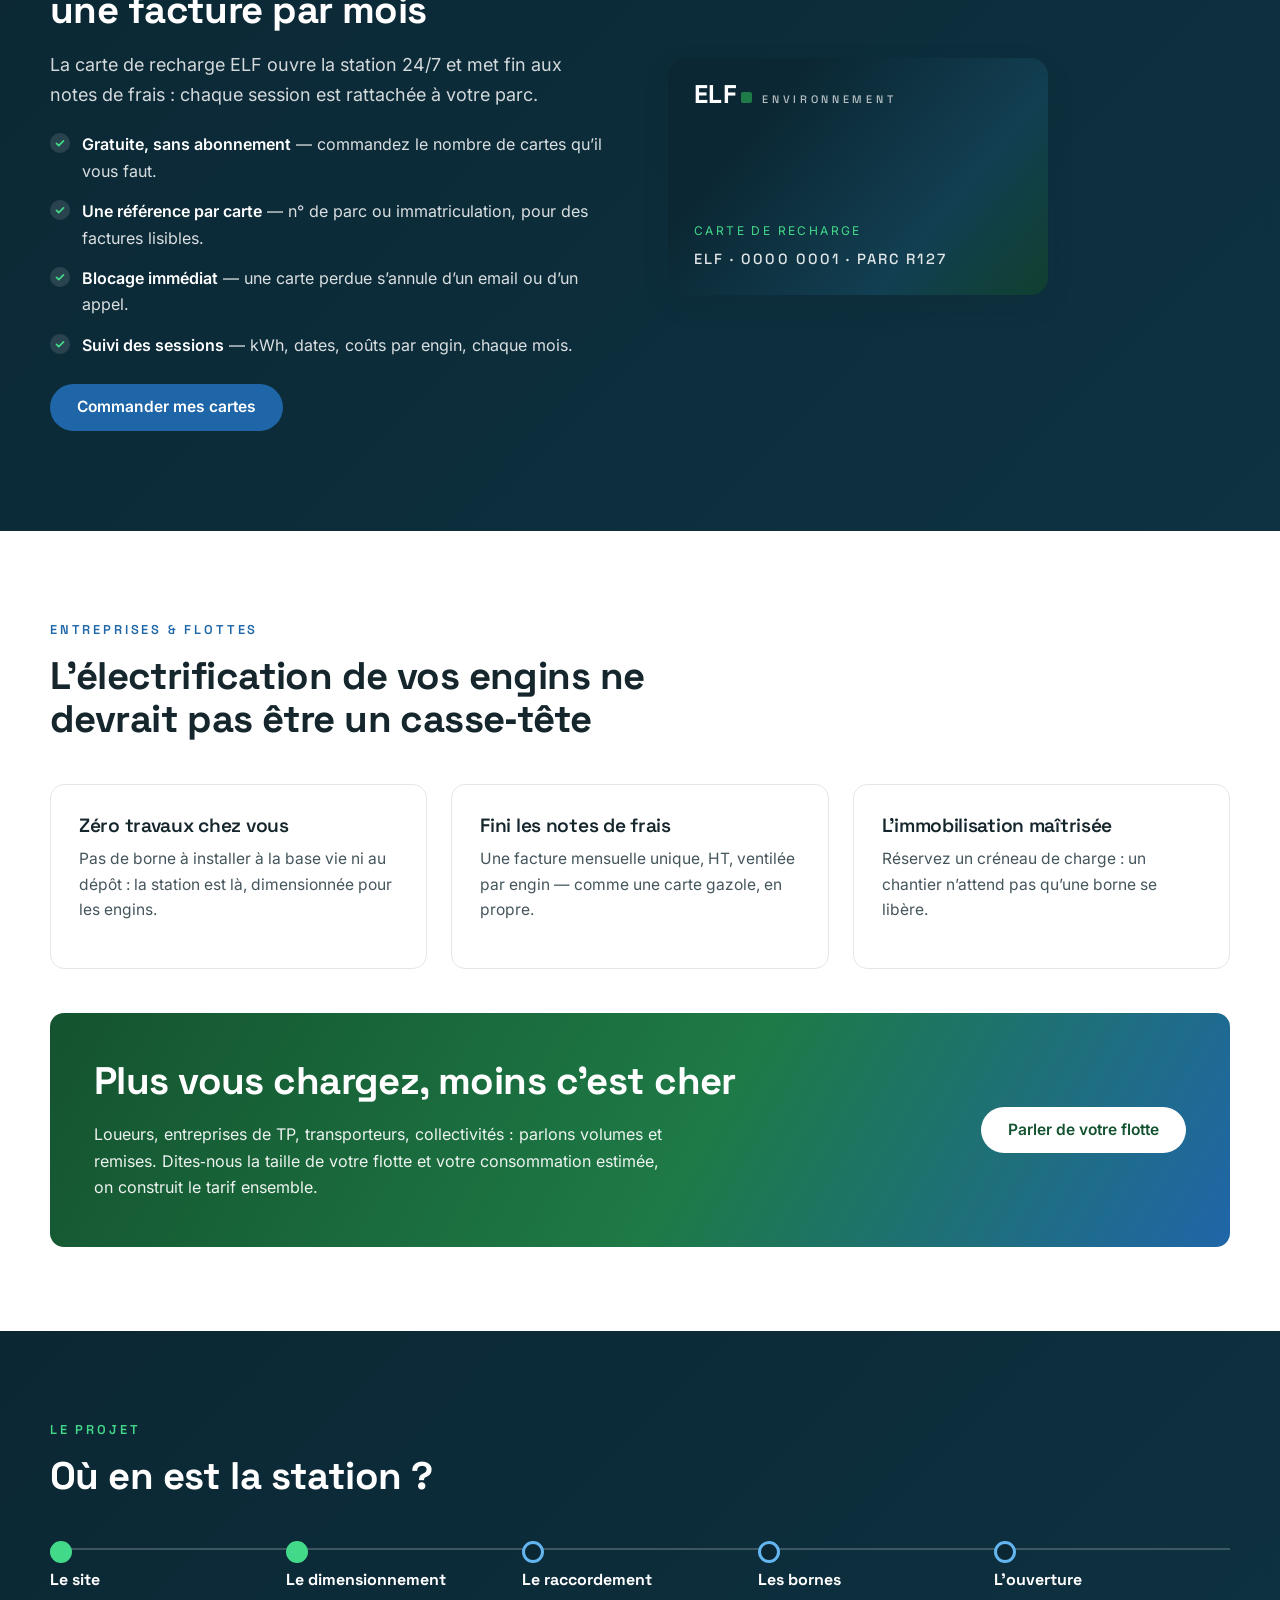
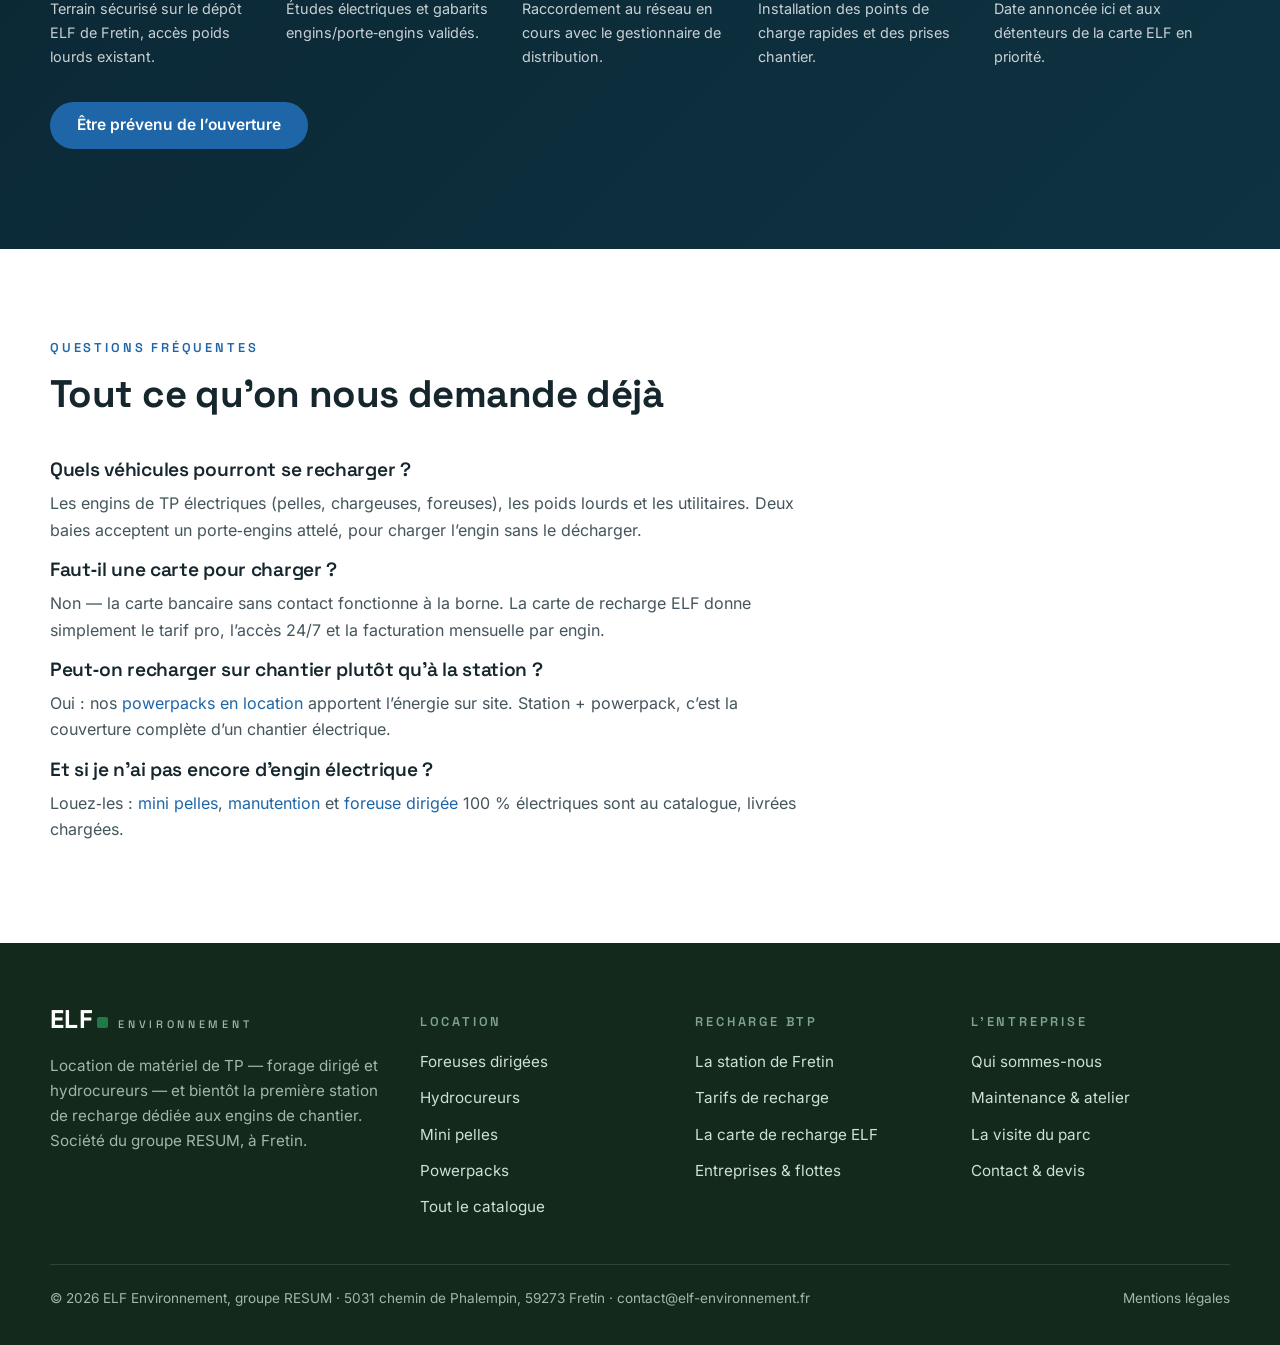
<file: recharge.html>
<!DOCTYPE html>
<html lang="fr">
<head>
  <meta charset="utf-8">
  <meta name="viewport" content="width=device-width, initial-scale=1">
  <title>Recharge BTP — La station pour engins de chantier | ELF Environnement</title>
  <meta name="description" content="Station de recharge rapide dédiée aux engins de BTP à Fretin (59) : jusqu&rsquo;à 240 kW, accès porte-engins, tarifs au kWh HT, carte de recharge ELF gratuite. Ouverture prochaine.">
  <link rel="canonical" href="https://www.elf-environnement.fr/recharge.html">
  <meta name="robots" content="index, follow">

  <meta property="og:type" content="website">
  <meta property="og:site_name" content="ELF Environnement">
  <meta property="og:title" content="Recharge BTP — La station pour engins de chantier | ELF Environnement">
  <meta property="og:description" content="Station de recharge rapide dédiée aux engins de BTP à Fretin (59) : jusqu&rsquo;à 240 kW, accès porte-engins, tarifs au kWh HT, carte de recharge ELF gratuite. Ouverture prochaine.">
  <meta property="og:url" content="https://www.elf-environnement.fr/recharge.html">
  <meta property="og:image" content="https://www.elf-environnement.fr/assets/img/og-cover.jpg">
  <meta property="og:locale" content="fr_FR">
  <meta name="twitter:card" content="summary_large_image">

  <link rel="icon" type="image/png" sizes="32x32" href="/assets/img/favicon-32.png">
  <link rel="icon" type="image/png" sizes="192x192" href="/assets/img/favicon-192.png">
  <link rel="apple-touch-icon" href="/assets/img/favicon-180.png">

  <link rel="preload" href="/assets/fonts/spacegrotesk-500-600-700.woff2" as="font" type="font/woff2" crossorigin>
  <link rel="preload" href="/assets/fonts/inter-400-500-600.woff2" as="font" type="font/woff2" crossorigin>
  <link rel="stylesheet" href="/assets/css/style.css">
  <script type="application/ld+json">
  {
    "@context": "https://schema.org",
    "@type": "BreadcrumbList",
    "itemListElement": [
      { "@type": "ListItem", "position": 1, "name": "Accueil", "item": "https://www.elf-environnement.fr/" },
      { "@type": "ListItem", "position": 2, "name": "Recharge BTP", "item": "https://www.elf-environnement.fr/recharge.html" }
    ]
  }
  </script>
</head>
<body>
  <a class="skip-link" href="#contenu">Aller au contenu</a>

  <aside class="topbar" aria-label="Annonce et informations pratiques">
    <p class="annonce"><strong>Nouveau&nbsp;:</strong> la station de recharge de Fretin ouvre prochainement — <a href="#badge">commandez votre carte ELF</a></p>

    <div class="preheader">
      <div class="wrap">
        <a href="/entreprise.html#implantation">Notre dépôt&nbsp;: 5031 chemin de Phalempin, 59273 Fretin</a>
        <a class="tel" href="mailto:contact@elf-environnement.fr">contact@elf-environnement.fr</a>
      </div>
    </div>
  </aside>

  <header class="site-header">
    <div class="wrap header-inner">
      <a class="brand" href="/" aria-label="ELF Environnement, accueil">
        <span class="brand-main">ELF</span>
        <span class="brand-sub">Environnement</span>
      </a>
      <button class="nav-toggle" aria-label="Menu principal" aria-expanded="false" aria-controls="menu">
        <span></span><span></span><span></span>
      </button>
      <nav class="site-nav" id="menu" aria-label="Navigation principale">
        <a href="/">Accueil</a>
        <a href="/materiel.html">Matériel &amp; location</a>
        <a href="/recharge.html" aria-current="page">Recharge BTP</a>
        <a href="/entreprise.html">L&rsquo;entreprise</a>
        <a class="btn btn-primary btn-sm" href="/contact.html">Demander un devis</a>
      </nav>
    </div>
  </header>

  <main id="contenu">

    <!-- ============ HERO ============ -->
    <section class="section-petrol" style="padding:90px 0">
      <div class="wrap">
        <nav class="breadcrumb" aria-label="Fil d&rsquo;Ariane" style="color:rgba(255,255,255,.72)">
          <a href="/" style="color:rgba(255,255,255,.78)">Accueil</a><span aria-hidden="true">/</span><span>Recharge BTP</span>
        </nav>
        <span class="statut statut-soon reveal">Ouverture prochaine · Fretin (59)</span>
        <div class="split" style="margin-top:26px">
          <div class="reveal">
            <h1 style="color:#fff">La recharge rapide, pensée pour les engins de chantier</h1>
            <p class="lede">Les réseaux comme Milence ou Electra rechargent camions et voitures. Il manquait la station du BTP&nbsp;: ELF Environnement la construit à Fretin — accès engins et porte&#8209;engins, puissance utile, badge pro et facturation mensuelle.</p>
            <div class="hero-ctas" style="margin-top:28px">
              <a class="btn btn-blue" href="/contact.html?materiel=station%20de%20recharge%20%E2%80%94%20%C3%AAtre%20pr%C3%A9venu">Être prévenu de l&rsquo;ouverture</a>
              <a class="btn btn-ghost" href="#badge" style="color:#fff;border-color:rgba(255,255,255,.4)">Commander la carte ELF</a>
            </div>
          </div>
          <figure class="visite-photo reveal" style="--d:.1s;border:0">
            <img src="/assets/img/recharge-camion.jpg" alt="Borne de recharge haute puissance pour poids lourds et engins" width="1200" height="900">
          </figure>
        </div>
      </div>
    </section>

    <!-- ============ RÉASSURANCE CHIFFRES ============ -->
    <section class="section" aria-label="La station en chiffres">
      <div class="wrap">
        <div class="stat-display on-light reveal">
          <div><span class="num">240&nbsp;kW</span><span class="lbl">de puissance crête — un engin repart pendant la pause</span></div>
          <div><span class="num">4&nbsp;baies</span><span class="lbl">dont 2 accessibles aux porte&#8209;engins attelés</span></div>
          <div><span class="num">24/7</span><span class="lbl">accès badge, aux horaires des chantiers</span></div>
          <div><span class="num">100&nbsp;%</span><span class="lbl">d&rsquo;électricité d&rsquo;origine renouvelable</span></div>
        </div>
      </div>
    </section>

    <!-- ============ LA STATION ============ -->
    <section class="section section-alt" id="station" aria-labelledby="station-titre">
      <div class="wrap split">
        <div class="reveal">
          <span class="kicker">La station</span>
          <h2 id="station-titre">Fretin, au carrefour de l&rsquo;A1 et du CRT de Lesquin</h2>
          <p class="lede">Sur le site du dépôt ELF, 5031 chemin de Phalempin&nbsp;: vos engins se rechargent là où ils se louent, se livrent et se réparent.</p>
          <table class="station-specs">
            <tr><th scope="row">Statut</th><td>En construction — ouverture à annoncer</td></tr>
            <tr><th scope="row">Baies de charge</th><td>4, dont 2 grandes longueurs (porte&#8209;engins)</td></tr>
            <tr><th scope="row">Charge rapide CCS</th><td>2 × 240&nbsp;kW + 2 × 120&nbsp;kW</td></tr>
            <tr><th scope="row">Prises chantier AC</th><td>4 × 22&nbsp;kW (engins compacts, utilitaires)</td></tr>
            <tr><th scope="row">Véhicules acceptés</th><td>Engins de TP, poids lourds, utilitaires</td></tr>
            <tr><th scope="row">Sur place</th><td>Dépôt ELF, atelier, powerpacks en location</td></tr>
          </table>
          <p class="tarif-note">Configuration cible — elle peut encore évoluer d&rsquo;ici l&rsquo;ouverture.</p>
        </div>
        <figure class="map-card reveal" style="--d:.1s">
          <img src="/assets/img/carte-fretin.jpg" alt="Carte OpenStreetMap situant la station de recharge ELF à Fretin, entre l&rsquo;A1 et le CRT de Lesquin" width="1536" height="1024" loading="lazy">
          <figcaption class="map-legende"><b>Station ELF Environnement</b>5031 chemin de Phalempin, 59273 Fretin</figcaption>
        </figure>
      </div>
      <div class="wrap" style="margin-top:26px">
        <p class="reveal"><a class="btn btn-ghost" href="https://www.google.com/maps/search/?api=1&amp;query=5031+chemin+de+Phalempin+59273+Fretin" rel="noopener" target="_blank">Ouvrir dans Google Maps</a></p>
      </div>
    </section>

    <!-- ============ TARIFS ============ -->
    <section class="section" id="tarifs" aria-labelledby="tarifs-titre">
      <div class="wrap">
        <div class="section-head reveal">
          <span class="kicker">Tarifs de recharge</span>
          <h2 id="tarifs-titre">Un prix au kWh, affiché avant de brancher</h2>
          <p class="lede">Pas de grille à tiroirs&nbsp;: un tarif professionnel avec la carte ELF, un tarif direct sans compte. Prix hors taxes, comme votre gazole.</p>
        </div>
        <div class="tarif-grid">
          <article class="tarif-card highlight reveal">
            <span class="tarif-tag">Recommandé</span>
            <h3>Avec la carte ELF Environnement</h3>
            <p class="tarif-sub">Le tarif pro, une facture par mois</p>
            <p class="tarif-prix">0,34&nbsp;€ <small>HT / kWh*</small></p>
            <ul>
              <li>Carte gratuite, sans abonnement</li>
              <li>Facturation mensuelle centralisée, une ligne par engin</li>
              <li>Remises de volume&nbsp;: plus vous chargez, moins c&rsquo;est cher</li>
              <li>Réservation de créneaux pour vos chantiers</li>
            </ul>
            <a class="btn btn-blue" href="#badge">Commander la carte</a>
          </article>
          <article class="tarif-card reveal" style="--d:.1s">
            <h3>Sans compte</h3>
            <p class="tarif-sub">Carte bancaire sans contact, à la borne</p>
            <p class="tarif-prix">0,45&nbsp;€ <small>HT / kWh*</small></p>
            <ul>
              <li>Aucune inscription, on branche et c&rsquo;est tout</li>
              <li>Prix affiché à la borne avant de lancer la charge</li>
              <li>Reçu envoyé par email</li>
            </ul>
            <a class="btn btn-ghost" href="/contact.html?materiel=station%20de%20recharge">Une question&nbsp;?</a>
          </article>
        </div>
        <p class="tarif-note reveal">*Tarifs indicatifs d&rsquo;ouverture, hors taxes, révisables. Au&#8209;delà de 80&nbsp;% de charge et uniquement si la station est saturée, des frais d&rsquo;occupation de 0,40&nbsp;€/min s&rsquo;appliquent après 5&nbsp;minutes de délai — pour que chacun puisse repartir chargé.</p>
      </div>
    </section>

    <!-- ============ CARTE / BADGE ============ -->
    <section class="section section-petrol" id="badge" aria-labelledby="badge-titre">
      <div class="wrap split">
        <div class="reveal">
          <span class="kicker">La carte de recharge</span>
          <h2 id="badge-titre">Une carte par engin, une facture par mois</h2>
          <p class="lede">La carte de recharge ELF ouvre la station 24/7 et met fin aux notes de frais&nbsp;: chaque session est rattachée à votre parc.</p>
          <ul class="checklist" >
            <li><span><strong>Gratuite, sans abonnement</strong> — commandez le nombre de cartes qu&rsquo;il vous faut.</span></li>
            <li><span><strong>Une référence par carte</strong> — n° de parc ou immatriculation, pour des factures lisibles.</span></li>
            <li><span><strong>Blocage immédiat</strong> — une carte perdue s&rsquo;annule d&rsquo;un email ou d&rsquo;un appel.</span></li>
            <li><span><strong>Suivi des sessions</strong> — kWh, dates, coûts par engin, chaque mois.</span></li>
          </ul>
          <p style="margin-top:26px"><a class="btn btn-blue" href="/contact.html?materiel=cartes%20de%20recharge%20ELF">Commander mes cartes</a></p>
        </div>
        <div class="badge-elf reveal" style="--d:.12s" aria-hidden="true">
          <span class="brand"><span class="brand-main">ELF</span><span class="brand-sub">Environnement</span></span>
          <div>
            <span class="badge-type">Carte de recharge</span>
            <span class="badge-num">ELF&nbsp;·&nbsp;0000&nbsp;0001&nbsp;·&nbsp;PARC&nbsp;R127</span>
          </div>
        </div>
      </div>
    </section>

    <!-- ============ FLOTTES ============ -->
    <section class="section" id="flottes" aria-labelledby="flottes-titre">
      <div class="wrap">
        <div class="section-head reveal">
          <span class="kicker">Entreprises &amp; flottes</span>
          <h2 id="flottes-titre">L&rsquo;électrification de vos engins ne devrait pas être un casse&#8209;tête</h2>
        </div>
        <div class="grid grid-3">
          <article class="card facette reveal">
            <h3>Zéro travaux chez vous</h3>
            <p>Pas de borne à installer à la base vie ni au dépôt&nbsp;: la station est là, dimensionnée pour les engins.</p>
          </article>
          <article class="card facette reveal" style="--d:.08s">
            <h3>Fini les notes de frais</h3>
            <p>Une facture mensuelle unique, HT, ventilée par engin — comme une carte gazole, en propre.</p>
          </article>
          <article class="card facette reveal" style="--d:.16s">
            <h3>L&rsquo;immobilisation maîtrisée</h3>
            <p>Réservez un créneau de charge&nbsp;: un chantier n&rsquo;attend pas qu&rsquo;une borne se libère.</p>
          </article>
        </div>
        <div class="energy-band reveal" style="margin-top:44px">
          <div>
            <h2>Plus vous chargez, moins c&rsquo;est cher</h2>
            <p>Loueurs, entreprises de TP, transporteurs, collectivités&nbsp;: parlons volumes et remises. Dites&#8209;nous la taille de votre flotte et votre consommation estimée, on construit le tarif ensemble.</p>
          </div>
          <a class="btn btn-primary" href="/contact.html?materiel=offre%20flotte%20recharge">Parler de votre flotte</a>
        </div>
      </div>
    </section>

    <!-- ============ JALONS ============ -->
    <section class="section section-petrol" aria-labelledby="jalons-titre">
      <div class="wrap">
        <div class="section-head reveal">
          <span class="kicker">Le projet</span>
          <h2 id="jalons-titre">Où en est la station&nbsp;?</h2>
        </div>
        <ol class="jalons reveal">
          <li class="fait"><span class="jalon-t"><span class="sr-only">Fait — </span>Le site</span><p>Terrain sécurisé sur le dépôt ELF de Fretin, accès poids lourds existant.</p></li>
          <li class="fait"><span class="jalon-t"><span class="sr-only">Fait — </span>Le dimensionnement</span><p>Études électriques et gabarits engins/porte&#8209;engins validés.</p></li>
          <li><span class="jalon-t"><span class="sr-only">À venir — </span>Le raccordement</span><p>Raccordement au réseau en cours avec le gestionnaire de distribution.</p></li>
          <li><span class="jalon-t"><span class="sr-only">À venir — </span>Les bornes</span><p>Installation des points de charge rapides et des prises chantier.</p></li>
          <li><span class="jalon-t"><span class="sr-only">À venir — </span>L&rsquo;ouverture</span><p>Date annoncée ici et aux détenteurs de la carte ELF en priorité.</p></li>
        </ol>
        <p style="margin-top:34px" class="reveal"><a class="btn btn-blue" href="/contact.html?materiel=station%20de%20recharge%20%E2%80%94%20%C3%AAtre%20pr%C3%A9venu">Être prévenu de l&rsquo;ouverture</a></p>
      </div>
    </section>

    <!-- ============ FAQ ============ -->
    <section class="section" aria-labelledby="faq-titre">
      <div class="wrap">
        <div class="section-head reveal">
          <span class="kicker">Questions fréquentes</span>
          <h2 id="faq-titre">Tout ce qu&rsquo;on nous demande déjà</h2>
        </div>
        <div class="legal-content reveal">
          <h3>Quels véhicules pourront se recharger&nbsp;?</h3>
          <p>Les engins de TP électriques (pelles, chargeuses, foreuses), les poids lourds et les utilitaires. Deux baies acceptent un porte&#8209;engins attelé, pour charger l&rsquo;engin sans le décharger.</p>
          <h3>Faut&#8209;il une carte pour charger&nbsp;?</h3>
          <p>Non — la carte bancaire sans contact fonctionne à la borne. La carte de recharge ELF donne simplement le tarif pro, l&rsquo;accès 24/7 et la facturation mensuelle par engin.</p>
          <h3>Peut&#8209;on recharger sur chantier plutôt qu&rsquo;à la station&nbsp;?</h3>
          <p>Oui&nbsp;: nos <a href="/materiel.html#energie">powerpacks en location</a> apportent l&rsquo;énergie sur site. Station + powerpack, c&rsquo;est la couverture complète d&rsquo;un chantier électrique.</p>
          <h3>Et si je n&rsquo;ai pas encore d&rsquo;engin électrique&nbsp;?</h3>
          <p>Louez&#8209;les&nbsp;: <a href="/materiel.html#minipelles">mini pelles</a>, <a href="/materiel.html#manutention">manutention</a> et <a href="/materiel.html#foreuses">foreuse dirigée</a> 100&nbsp;% électriques sont au catalogue, livrées chargées.</p>
        </div>
      </div>
    </section>

  </main>

  <footer class="site-footer">
    <div class="wrap footer-grid">
      <div class="footer-about">
        <a class="brand" href="/" aria-label="ELF Environnement, accueil">
          <span class="brand-main">ELF</span>
          <span class="brand-sub">Environnement</span>
        </a>
        <p style="margin-top:18px">Location de matériel de TP — forage dirigé et hydrocureurs — et bientôt la première station de recharge dédiée aux engins de chantier. Société du groupe RESUM, à Fretin.</p>
      </div>
      <div>
        <p class="footer-h">Location</p>
        <ul>
          <li><a href="/materiel.html#foreuses">Foreuses dirigées</a></li>
          <li><a href="/materiel.html#hydrocureurs">Hydrocureurs</a></li>
          <li><a href="/materiel.html#minipelles">Mini pelles</a></li>
          <li><a href="/materiel.html#energie">Powerpacks</a></li>
          <li><a href="/materiel.html">Tout le catalogue</a></li>
        </ul>
      </div>
      <div>
        <p class="footer-h">Recharge BTP</p>
        <ul>
          <li><a href="/recharge.html#station">La station de Fretin</a></li>
          <li><a href="/recharge.html#tarifs">Tarifs de recharge</a></li>
          <li><a href="/recharge.html#badge">La carte de recharge ELF</a></li>
          <li><a href="/recharge.html#flottes">Entreprises &amp; flottes</a></li>
        </ul>
      </div>
      <div>
        <p class="footer-h">L&rsquo;entreprise</p>
        <ul>
          <li><a href="/entreprise.html">Qui sommes-nous</a></li>
          <li><a href="/services.html">Maintenance &amp; atelier</a></li>
          <li><a href="/visite.html">La visite du parc</a></li>
          <li><a href="/contact.html">Contact &amp; devis</a></li>
        </ul>
      </div>
    </div>
    <div class="wrap footer-bottom">
      <p>© <span data-year>2026</span> ELF Environnement, groupe RESUM · 5031 chemin de Phalempin, 59273 Fretin · <a href="mailto:contact@elf-environnement.fr">contact@elf-environnement.fr</a></p>
      <a href="/mentions-legales.html">Mentions légales</a>
    </div>
  </footer>

  <script src="/assets/js/main.js" defer></script>
</body>
</html>
</file>
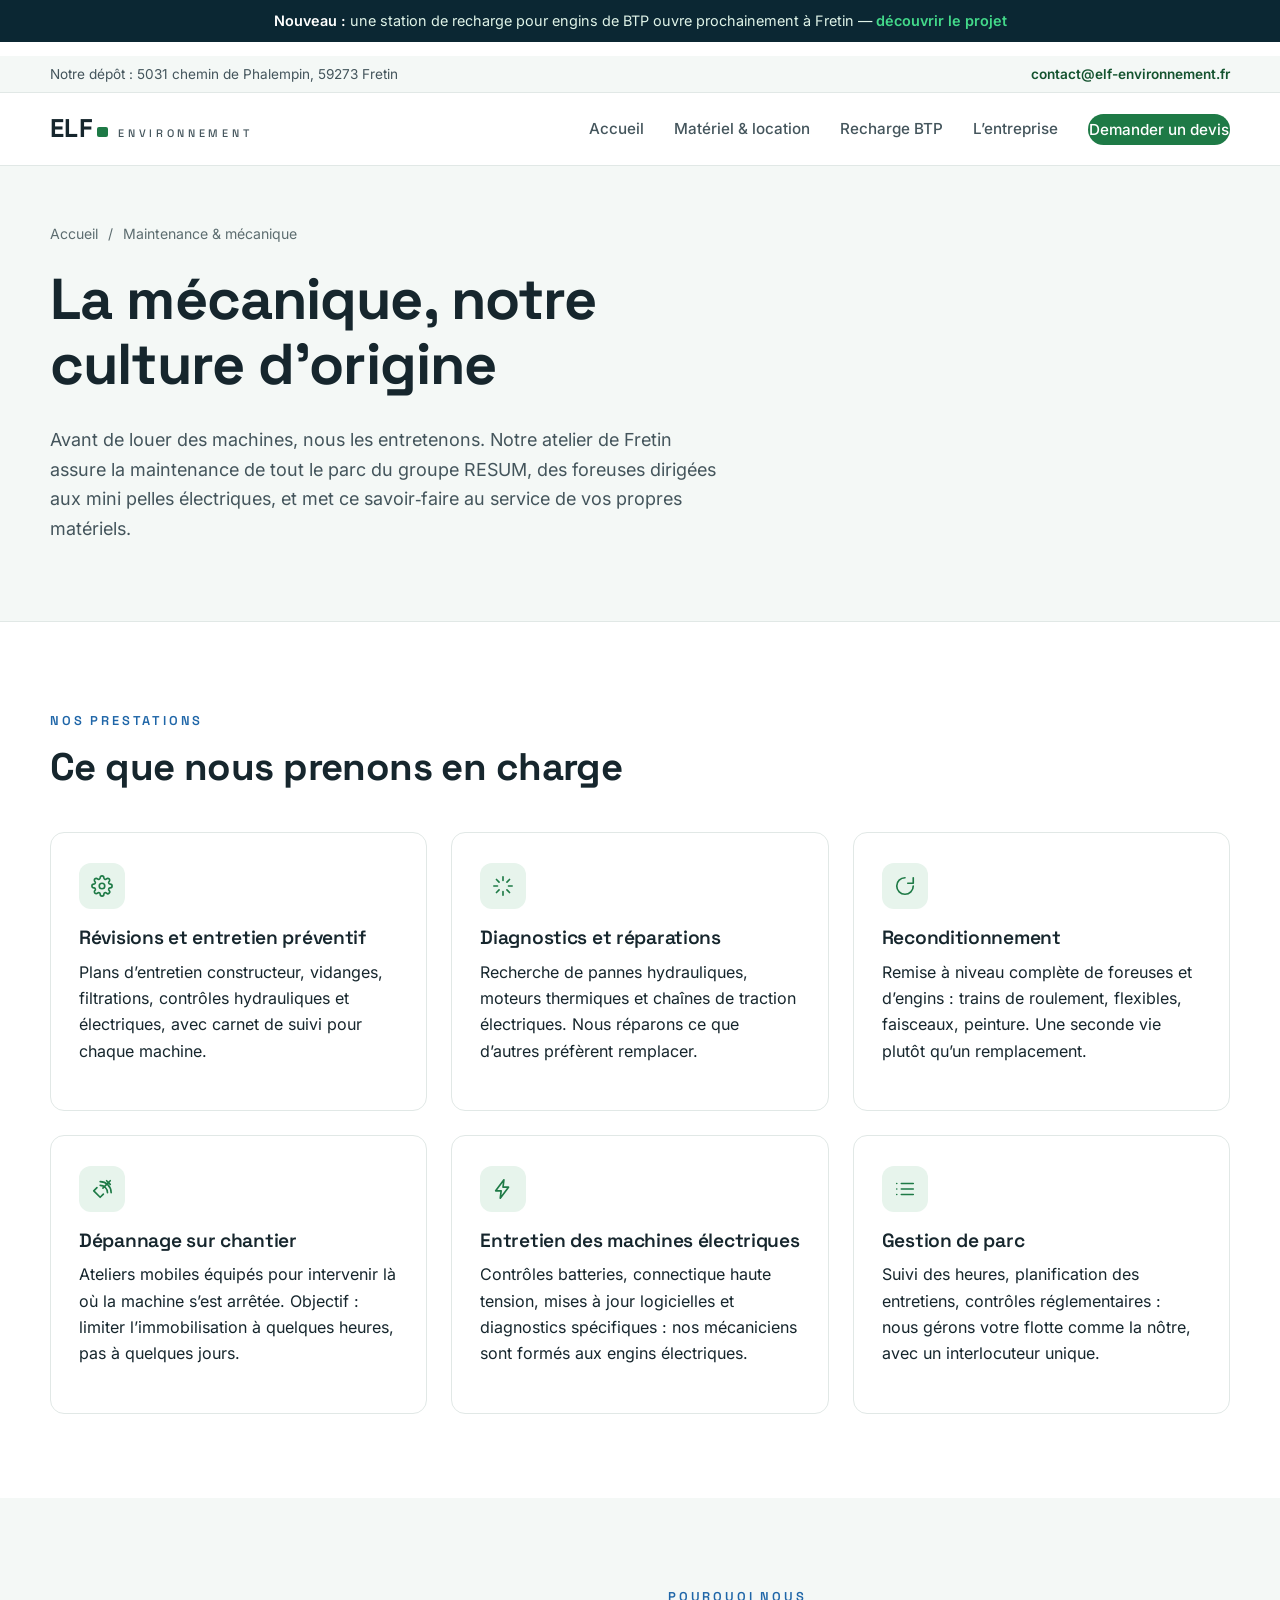
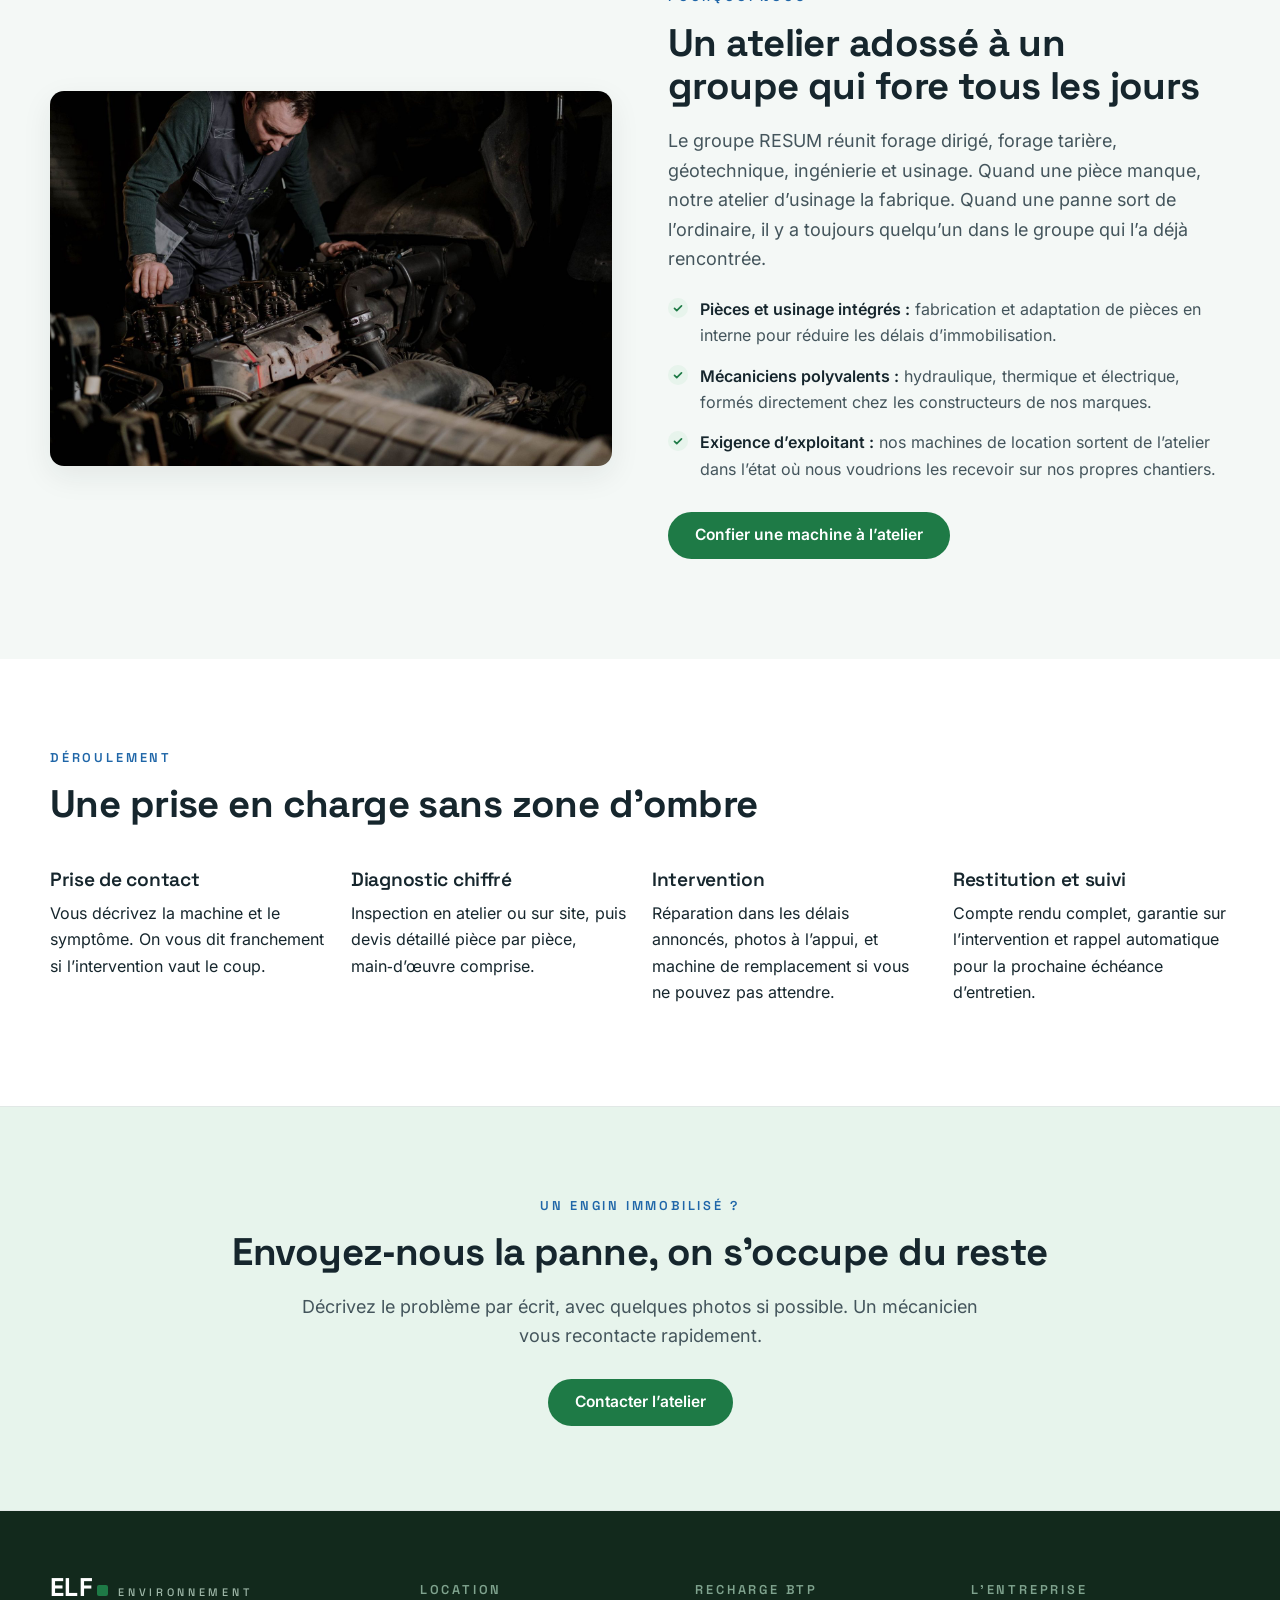
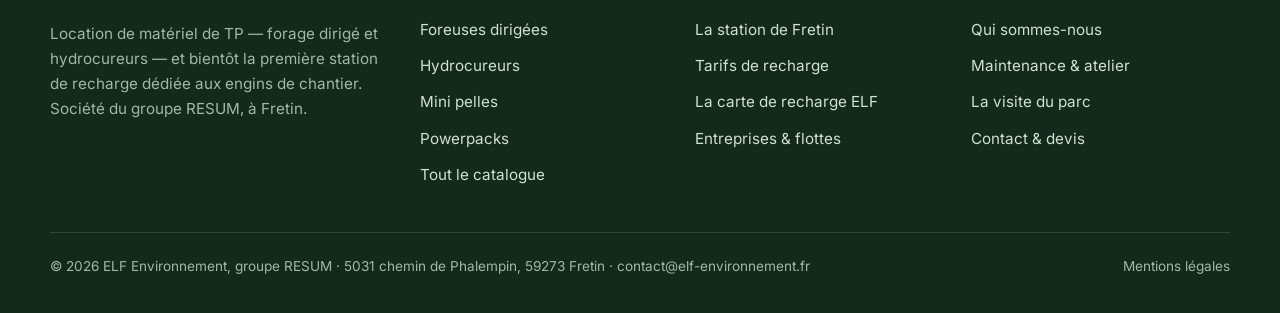
<file: services.html>
<!DOCTYPE html>
<html lang="fr">
<head>
  <meta charset="utf-8">
  <meta name="viewport" content="width=device-width, initial-scale=1">
  <title>Maintenance et mécanique d’engins TP | ELF Environnement</title>
  <meta name="description" content="Révision, diagnostic, reconditionnement et dépannage sur chantier de foreuses et d’engins TP. L’atelier ELF Environnement, groupe RESUM, à Fretin près de Lille.">
  <link rel="canonical" href="https://www.elf-environnement.fr/services.html">
  <meta name="robots" content="index, follow">

  <meta property="og:type" content="website">
  <meta property="og:site_name" content="ELF Environnement">
  <meta property="og:title" content="Maintenance et mécanique d’engins TP | ELF Environnement">
  <meta property="og:description" content="Révisions, diagnostics, reconditionnements et dépannages sur chantier par les mécaniciens du groupe RESUM.">
  <meta property="og:url" content="https://www.elf-environnement.fr/services.html">
  <meta property="og:image" content="https://www.elf-environnement.fr/assets/img/og-cover.jpg">
  <meta property="og:locale" content="fr_FR">
  <meta name="twitter:card" content="summary_large_image">

  <link rel="icon" type="image/png" sizes="32x32" href="/assets/img/favicon-32.png">
  <link rel="icon" type="image/png" sizes="192x192" href="/assets/img/favicon-192.png">
  <link rel="apple-touch-icon" href="/assets/img/favicon-180.png">

  <link rel="preload" href="/assets/fonts/spacegrotesk-500-600-700.woff2" as="font" type="font/woff2" crossorigin>
  <link rel="preload" href="/assets/fonts/inter-400-500-600.woff2" as="font" type="font/woff2" crossorigin>
  <link rel="stylesheet" href="/assets/css/style.css">

  <script type="application/ld+json">
  {
    "@context": "https://schema.org",
    "@type": "Service",
    "name": "Maintenance et mécanique d'engins de travaux publics",
    "provider": { "@type": "Organization", "name": "ELF Environnement" },
    "areaServed": "France",
    "serviceType": "Maintenance d'engins de chantier, révision de foreuses, dépannage sur site"
  }
  </script>
  <script type="application/ld+json">
  {
    "@context": "https://schema.org",
    "@type": "BreadcrumbList",
    "itemListElement": [
      { "@type": "ListItem", "position": 1, "name": "Accueil", "item": "https://www.elf-environnement.fr/" },
      { "@type": "ListItem", "position": 2, "name": "Maintenance et mécanique", "item": "https://www.elf-environnement.fr/services.html" }
    ]
  }
  </script>
</head>
<body>
  <a class="skip-link" href="#contenu">Aller au contenu</a>

  <aside class="topbar" aria-label="Annonce et informations pratiques">
    <p class="annonce"><strong>Nouveau&nbsp;:</strong> une station de recharge pour engins de BTP ouvre prochainement à Fretin — <a href="/recharge.html">découvrir le projet</a></p>

    <div class="preheader">
      <div class="wrap">
        <a href="/entreprise.html#implantation">Notre dépôt&nbsp;: 5031 chemin de Phalempin, 59273 Fretin</a>
        <a class="tel" href="mailto:contact@elf-environnement.fr">contact@elf-environnement.fr</a>
      </div>
    </div>
  </aside>

  <header class="site-header">
    <div class="wrap header-inner">
      <a class="brand" href="/" aria-label="ELF Environnement, accueil">
        <span class="brand-main">ELF</span>
        <span class="brand-sub">Environnement</span>
      </a>
      <button class="nav-toggle" aria-label="Menu principal" aria-expanded="false" aria-controls="menu">
        <span></span><span></span><span></span>
      </button>
      <nav class="site-nav" id="menu" aria-label="Navigation principale">
        <a href="/">Accueil</a>
        <a href="/materiel.html">Matériel &amp; location</a>
        <a href="/recharge.html">Recharge BTP</a>
        <a href="/entreprise.html">L&rsquo;entreprise</a>
        <a class="btn btn-primary btn-sm" href="/contact.html">Demander un devis</a>
      </nav>
    </div>
  </header>

  <main id="contenu">

    <section class="page-hero">
      <div class="wrap">
        <nav class="breadcrumb" aria-label="Fil d’Ariane">
          <a href="/">Accueil</a><span aria-hidden="true">/</span><span>Maintenance &amp; mécanique</span>
        </nav>
        <h1>La mécanique, notre culture d&rsquo;origine</h1>
        <p class="lede">Avant de louer des machines, nous les entretenons. Notre atelier de Fretin assure la maintenance de tout le parc du groupe RESUM, des foreuses dirigées aux mini pelles électriques, et met ce savoir&#8209;faire au service de vos propres matériels.</p>
      </div>
    </section>

    <section class="section">
      <div class="wrap">
        <div class="section-head reveal">
          <span class="kicker">Nos prestations</span>
          <h2>Ce que nous prenons en charge</h2>
        </div>
        <div class="grid grid-3">
          <article class="card reveal">
            <span class="card-icon" aria-hidden="true">
              <svg viewBox="0 0 24 24" fill="none" stroke="currentColor" stroke-width="1.8" stroke-linecap="round" stroke-linejoin="round"><circle cx="12" cy="12" r="3"/><path d="M19.4 15a1.7 1.7 0 0 0 .34 1.87l.06.06a2 2 0 1 1-2.83 2.83l-.06-.06a1.7 1.7 0 0 0-1.87-.34 1.7 1.7 0 0 0-1 1.55V21a2 2 0 1 1-4 0v-.09a1.7 1.7 0 0 0-1-1.55 1.7 1.7 0 0 0-1.87.34l-.06.06a2 2 0 1 1-2.83-2.83l.06-.06a1.7 1.7 0 0 0 .34-1.87 1.7 1.7 0 0 0-1.55-1H3a2 2 0 1 1 0-4h.09a1.7 1.7 0 0 0 1.55-1 1.7 1.7 0 0 0-.34-1.87l-.06-.06a2 2 0 1 1 2.83-2.83l.06.06a1.7 1.7 0 0 0 1.87.34h.01a1.7 1.7 0 0 0 1-1.55V3a2 2 0 1 1 4 0v.09a1.7 1.7 0 0 0 1 1.55 1.7 1.7 0 0 0 1.87-.34l.06-.06a2 2 0 1 1 2.83 2.83l-.06.06a1.7 1.7 0 0 0-.34 1.87v.01a1.7 1.7 0 0 0 1.55 1H21a2 2 0 1 1 0 4h-.09a1.7 1.7 0 0 0-1.55 1z"/></svg>
            </span>
            <h3>Révisions et entretien préventif</h3>
            <p>Plans d&rsquo;entretien constructeur, vidanges, filtrations, contrôles hydrauliques et électriques, avec carnet de suivi pour chaque machine.</p>
          </article>
          <article class="card reveal" style="--d:.08s">
            <span class="card-icon" aria-hidden="true">
              <svg viewBox="0 0 24 24" fill="none" stroke="currentColor" stroke-width="1.8" stroke-linecap="round" stroke-linejoin="round"><path d="M12 2v4M12 18v4M4.9 4.9l2.8 2.8M16.3 16.3l2.8 2.8M2 12h4M18 12h4M4.9 19.1l2.8-2.8M16.3 7.7l2.8-2.8"/></svg>
            </span>
            <h3>Diagnostics et réparations</h3>
            <p>Recherche de pannes hydrauliques, moteurs thermiques et chaînes de traction électriques. Nous réparons ce que d&rsquo;autres préfèrent remplacer.</p>
          </article>
          <article class="card reveal" style="--d:.16s">
            <span class="card-icon" aria-hidden="true">
              <svg viewBox="0 0 24 24" fill="none" stroke="currentColor" stroke-width="1.8" stroke-linecap="round" stroke-linejoin="round"><path d="M21 12a9 9 0 1 1-9-9"/><path d="M21 3v6h-6"/></svg>
            </span>
            <h3>Reconditionnement</h3>
            <p>Remise à niveau complète de foreuses et d&rsquo;engins&nbsp;: trains de roulement, flexibles, faisceaux, peinture. Une seconde vie plutôt qu&rsquo;un remplacement.</p>
          </article>
          <article class="card reveal">
            <span class="card-icon" aria-hidden="true">
              <svg viewBox="0 0 24 24" fill="none" stroke="currentColor" stroke-width="1.8" stroke-linecap="round" stroke-linejoin="round"><path d="M14 6a8 8 0 0 1 8 8M14 2a12 12 0 0 1 12 12" transform="translate(-4 2)"/><path d="M6.5 10.5 3 14l7 7 3.5-3.5"/><path d="m13 11 8-8"/><path d="m17 3 4 4"/></svg>
            </span>
            <h3>Dépannage sur chantier</h3>
            <p>Ateliers mobiles équipés pour intervenir là où la machine s&rsquo;est arrêtée. Objectif&nbsp;: limiter l&rsquo;immobilisation à quelques heures, pas à quelques jours.</p>
          </article>
          <article class="card reveal" style="--d:.08s">
            <span class="card-icon" aria-hidden="true">
              <svg viewBox="0 0 24 24" fill="none" stroke="currentColor" stroke-width="1.8" stroke-linecap="round" stroke-linejoin="round"><path d="M13 2 4 14h6l-1 8 9-12h-6l1-8z"/></svg>
            </span>
            <h3>Entretien des machines électriques</h3>
            <p>Contrôles batteries, connectique haute tension, mises à jour logicielles et diagnostics spécifiques&nbsp;: nos mécaniciens sont formés aux engins électriques.</p>
          </article>
          <article class="card reveal" style="--d:.16s">
            <span class="card-icon" aria-hidden="true">
              <svg viewBox="0 0 24 24" fill="none" stroke="currentColor" stroke-width="1.8" stroke-linecap="round" stroke-linejoin="round"><path d="M8 6h13M8 12h13M8 18h13"/><path d="M3 6h.01M3 12h.01M3 18h.01"/></svg>
            </span>
            <h3>Gestion de parc</h3>
            <p>Suivi des heures, planification des entretiens, contrôles réglementaires&nbsp;: nous gérons votre flotte comme la nôtre, avec un interlocuteur unique.</p>
          </article>
        </div>
      </div>
    </section>

    <section class="section section-alt">
      <div class="wrap split">
        <div class="split-visual reveal">
          <img src="/assets/img/atelier.jpg" alt="Mécanicien en intervention sur un engin de chantier dans l’atelier ELF Environnement" width="1200" height="960" loading="lazy">
        </div>
        <div class="reveal" style="--d:.1s">
          <span class="kicker">Pourquoi nous</span>
          <h2>Un atelier adossé à un groupe qui fore tous les jours</h2>
          <p class="lede">Le groupe RESUM réunit forage dirigé, forage tarière, géotechnique, ingénierie et usinage. Quand une pièce manque, notre atelier d&rsquo;usinage la fabrique. Quand une panne sort de l&rsquo;ordinaire, il y a toujours quelqu&rsquo;un dans le groupe qui l&rsquo;a déjà rencontrée.</p>
          <ul class="checklist">
            <li><span><strong>Pièces et usinage intégrés&nbsp;:</strong> fabrication et adaptation de pièces en interne pour réduire les délais d&rsquo;immobilisation.</span></li>
            <li><span><strong>Mécaniciens polyvalents&nbsp;:</strong> hydraulique, thermique et électrique, formés directement chez les constructeurs de nos marques.</span></li>
            <li><span><strong>Exigence d&rsquo;exploitant&nbsp;:</strong> nos machines de location sortent de l&rsquo;atelier dans l&rsquo;état où nous voudrions les recevoir sur nos propres chantiers.</span></li>
          </ul>
          <p style="margin-top:30px"><a class="btn btn-primary" href="/contact.html">Confier une machine à l&rsquo;atelier</a></p>
        </div>
      </div>
    </section>

    <section class="section">
      <div class="wrap">
        <div class="section-head reveal">
          <span class="kicker">Déroulement</span>
          <h2>Une prise en charge sans zone d&rsquo;ombre</h2>
        </div>
        <div class="grid grid-4 steps">
          <div class="step reveal">
            <h3>Prise de contact</h3>
            <p>Vous décrivez la machine et le symptôme. On vous dit franchement si l&rsquo;intervention vaut le coup.</p>
          </div>
          <div class="step reveal" style="--d:.08s">
            <h3>Diagnostic chiffré</h3>
            <p>Inspection en atelier ou sur site, puis devis détaillé pièce par pièce, main&#8209;d&rsquo;œuvre comprise.</p>
          </div>
          <div class="step reveal" style="--d:.16s">
            <h3>Intervention</h3>
            <p>Réparation dans les délais annoncés, photos à l&rsquo;appui, et machine de remplacement si vous ne pouvez pas attendre.</p>
          </div>
          <div class="step reveal" style="--d:.24s">
            <h3>Restitution et suivi</h3>
            <p>Compte rendu complet, garantie sur l&rsquo;intervention et rappel automatique pour la prochaine échéance d&rsquo;entretien.</p>
          </div>
        </div>
      </div>
    </section>

    <section class="cta-band">
      <div class="wrap reveal">
        <span class="kicker">Un engin immobilisé&nbsp;?</span>
        <h2>Envoyez&#8209;nous la panne, on s&rsquo;occupe du reste</h2>
        <p class="lede">Décrivez le problème par écrit, avec quelques photos si possible. Un mécanicien vous recontacte rapidement.</p>
        <a class="btn btn-primary" href="/contact.html">Contacter l&rsquo;atelier</a>
      </div>
    </section>
  </main>

  <footer class="site-footer">
    <div class="wrap footer-grid">
      <div class="footer-about">
        <a class="brand" href="/" aria-label="ELF Environnement, accueil">
          <span class="brand-main">ELF</span>
          <span class="brand-sub">Environnement</span>
        </a>
        <p style="margin-top:18px">Location de matériel de TP — forage dirigé et hydrocureurs — et bientôt la première station de recharge dédiée aux engins de chantier. Société du groupe RESUM, à Fretin.</p>
      </div>
      <div>
        <p class="footer-h">Location</p>
        <ul>
          <li><a href="/materiel.html#foreuses">Foreuses dirigées</a></li>
          <li><a href="/materiel.html#hydrocureurs">Hydrocureurs</a></li>
          <li><a href="/materiel.html#minipelles">Mini pelles</a></li>
          <li><a href="/materiel.html#energie">Powerpacks</a></li>
          <li><a href="/materiel.html">Tout le catalogue</a></li>
        </ul>
      </div>
      <div>
        <p class="footer-h">Recharge BTP</p>
        <ul>
          <li><a href="/recharge.html#station">La station de Fretin</a></li>
          <li><a href="/recharge.html#tarifs">Tarifs de recharge</a></li>
          <li><a href="/recharge.html#badge">La carte de recharge ELF</a></li>
          <li><a href="/recharge.html#flottes">Entreprises &amp; flottes</a></li>
        </ul>
      </div>
      <div>
        <p class="footer-h">L&rsquo;entreprise</p>
        <ul>
          <li><a href="/entreprise.html">Qui sommes-nous</a></li>
          <li><a href="/services.html">Maintenance &amp; atelier</a></li>
          <li><a href="/visite.html">La visite du parc</a></li>
          <li><a href="/contact.html">Contact &amp; devis</a></li>
        </ul>
      </div>
    </div>
    <div class="wrap footer-bottom">
      <p>© <span data-year>2026</span> ELF Environnement, groupe RESUM · 5031 chemin de Phalempin, 59273 Fretin · <a href="mailto:contact@elf-environnement.fr">contact@elf-environnement.fr</a></p>
      <a href="/mentions-legales.html">Mentions légales</a>
    </div>
  </footer>

  <script src="/assets/js/main.js" defer></script>
</body>
</html>
</file>
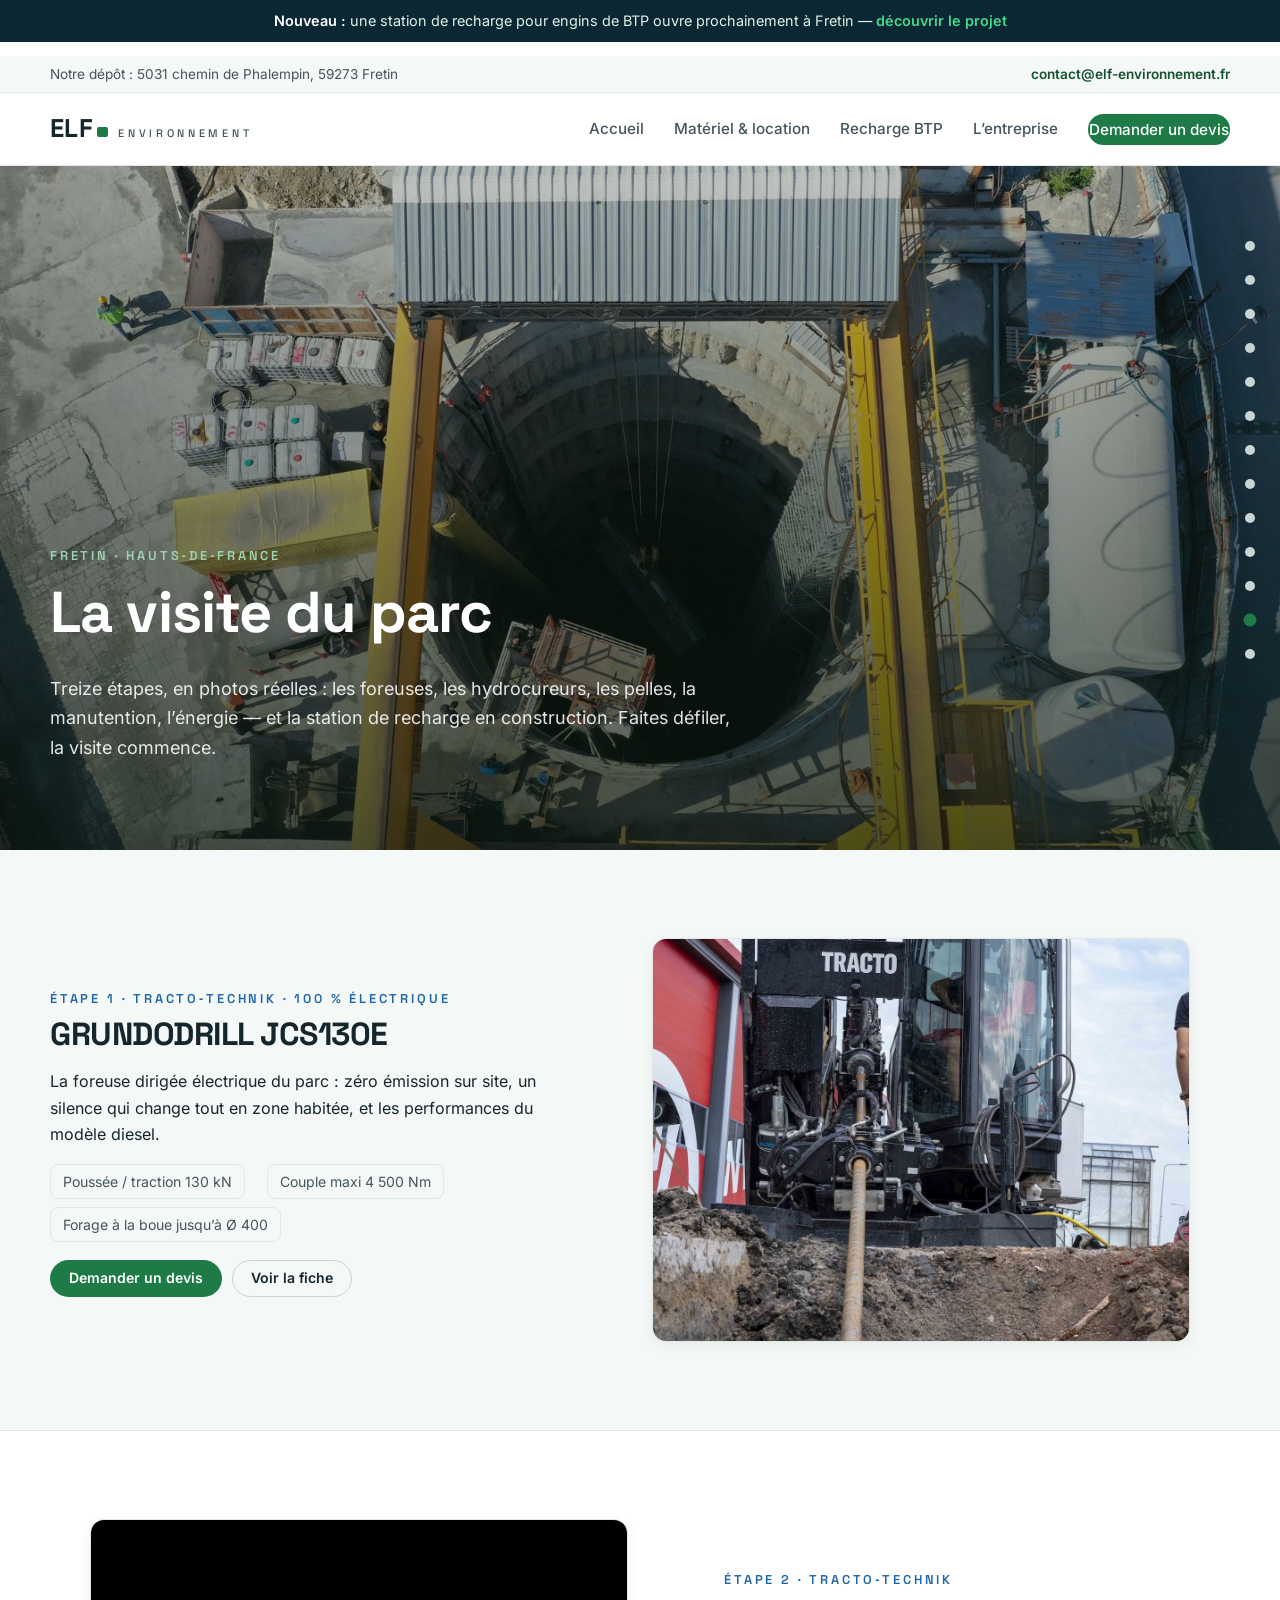
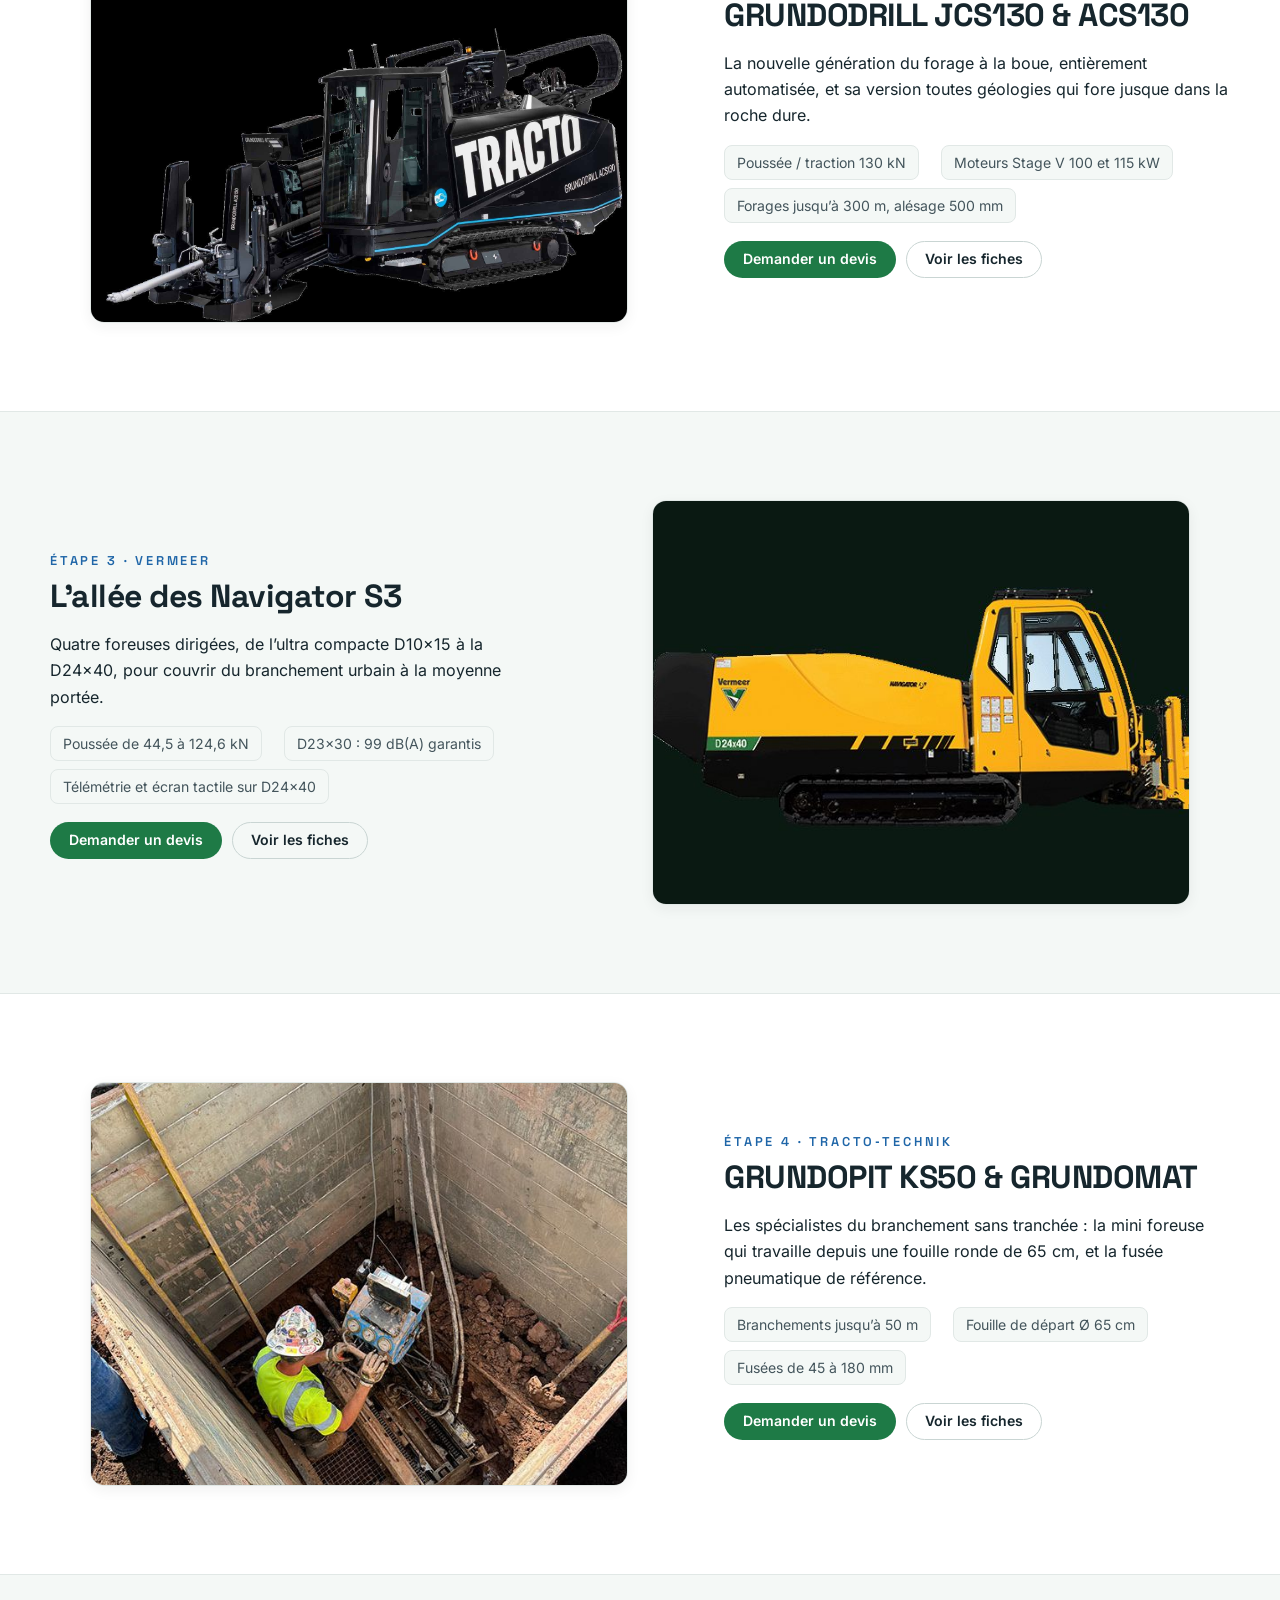
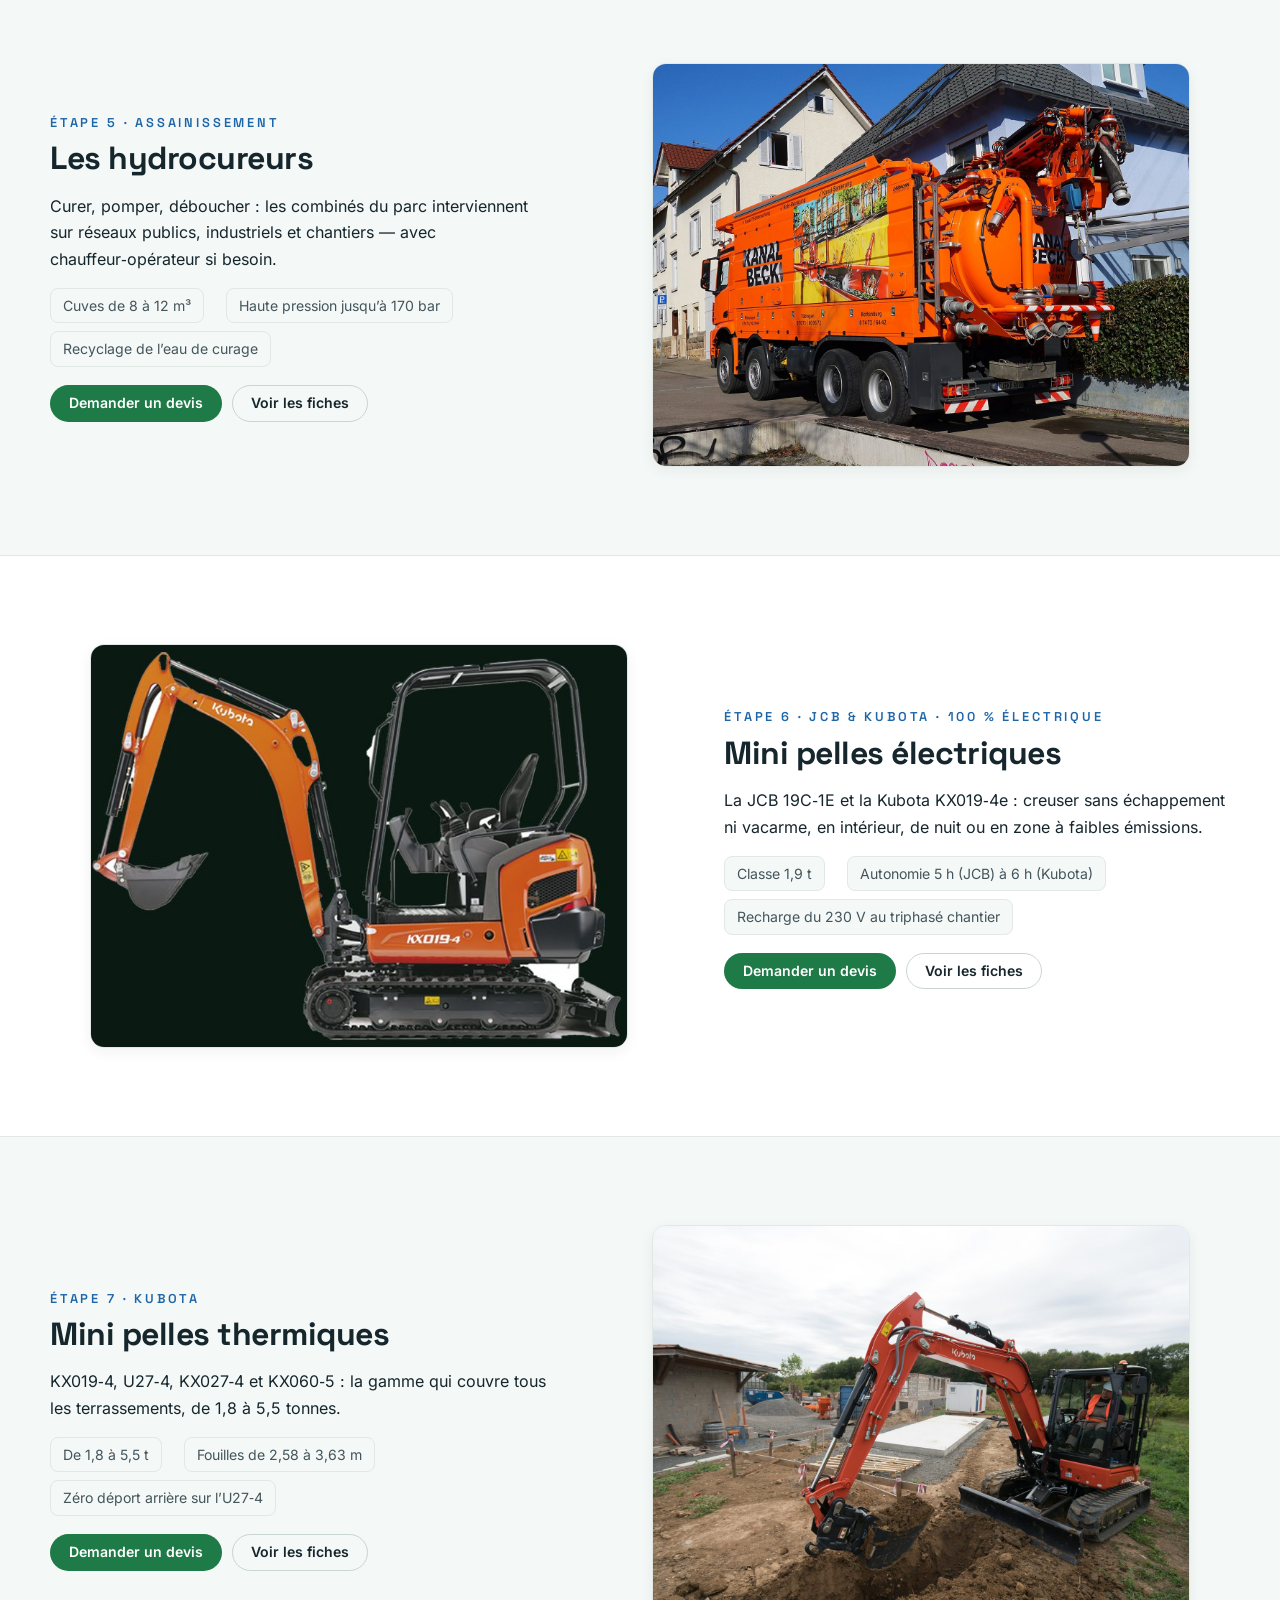
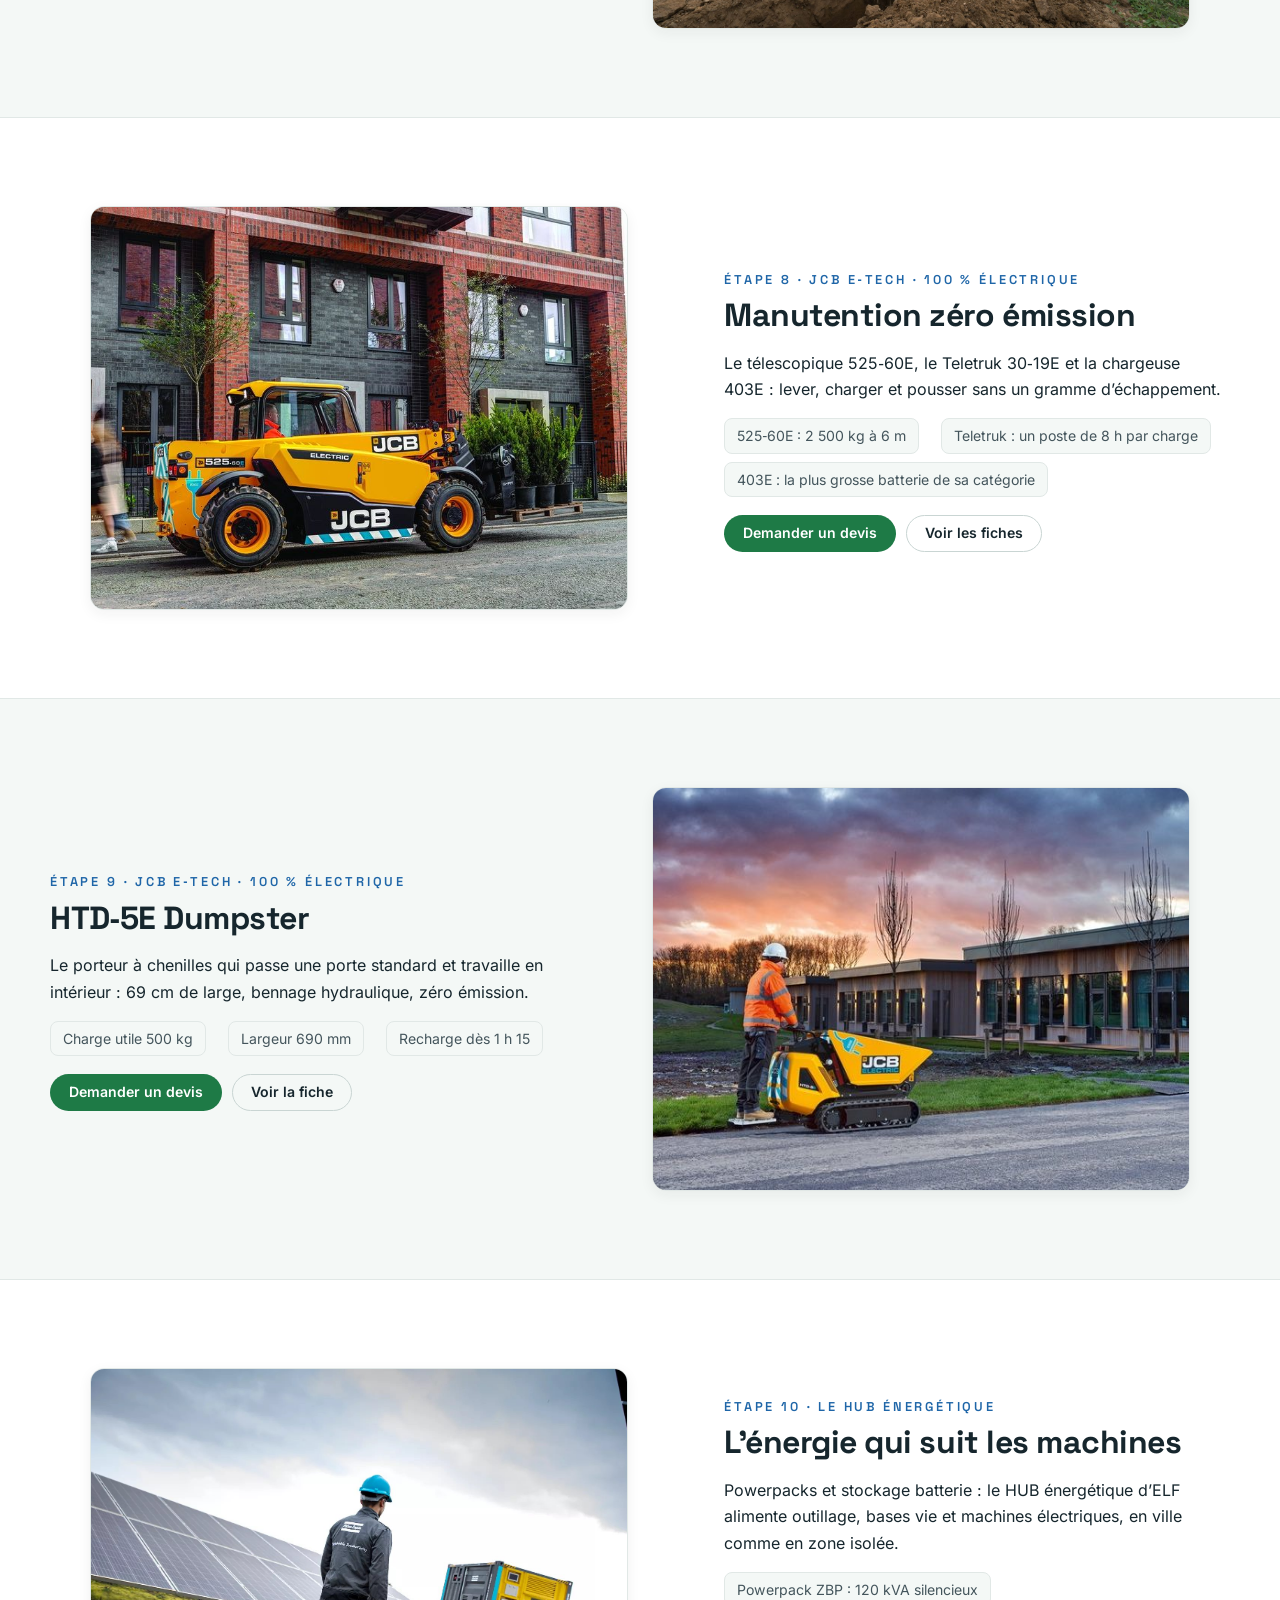
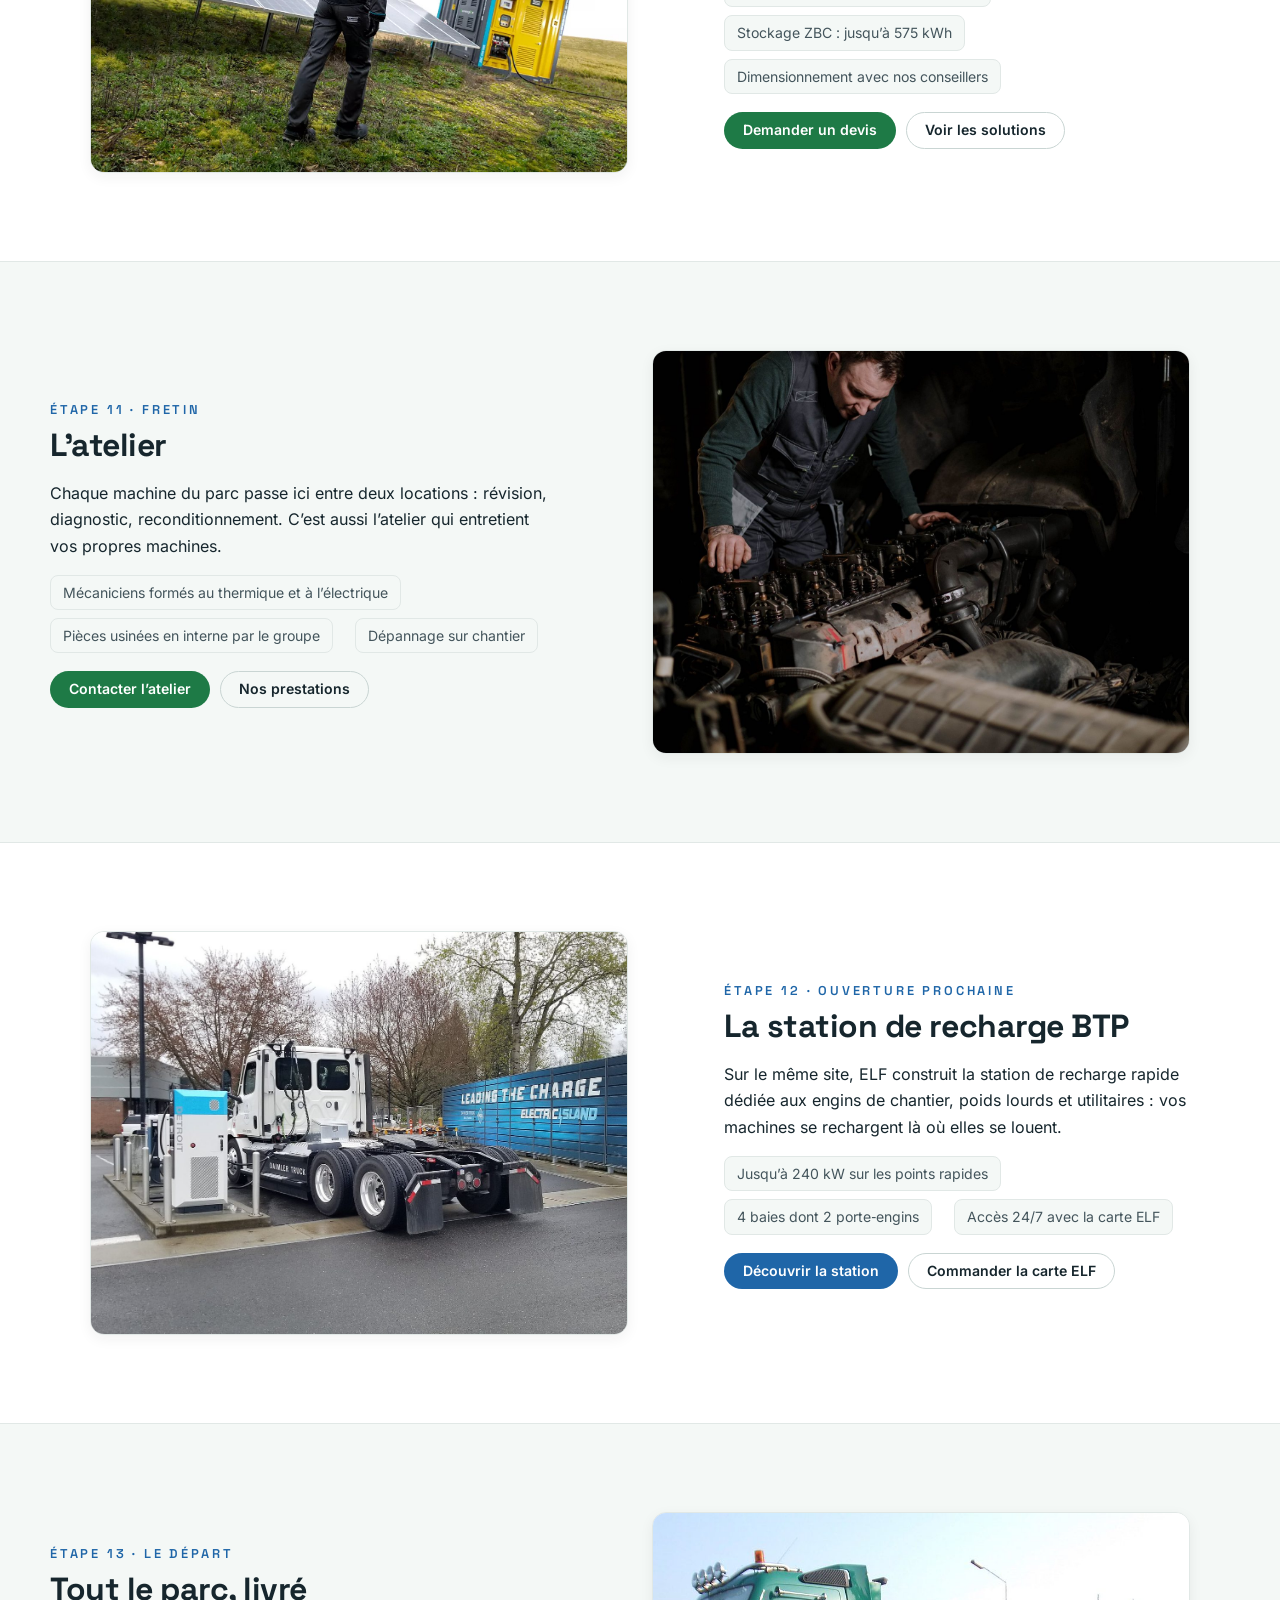
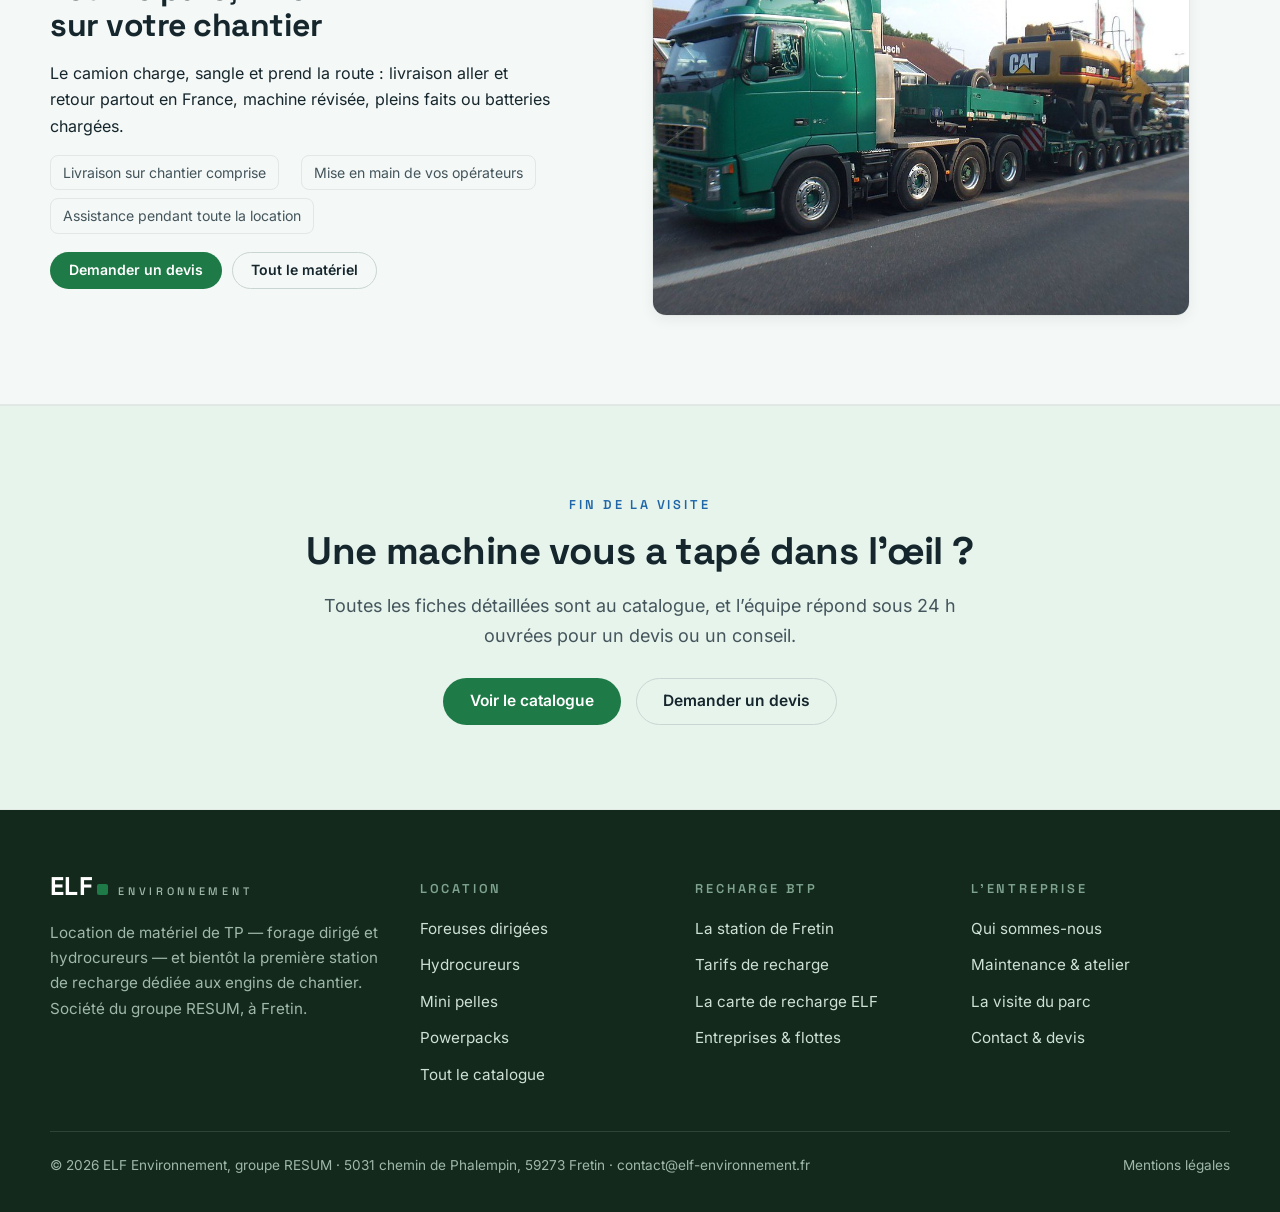
<file: visite.html>
<!DOCTYPE html>
<html lang="fr">
<head>
  <meta charset="utf-8">
  <meta name="viewport" content="width=device-width, initial-scale=1">
  <title>La visite du parc | ELF Environnement</title>
  <meta name="description" content="Visitez le parc de location ELF Environnement en photos réelles : foreuses dirigées, hydrocureurs, mini pelles, manutention électrique, powerpacks, atelier et station de recharge, étape par étape.">
  <link rel="canonical" href="https://www.elf-environnement.fr/visite.html">
  <meta name="robots" content="index, follow">

  <meta property="og:type" content="website">
  <meta property="og:site_name" content="ELF Environnement">
  <meta property="og:title" content="La visite du parc ELF Environnement">
  <meta property="og:description" content="Le parc de location en photos réelles, étape par étape : du forage dirigé électrique au powerpack, jusqu&rsquo;au départ en livraison.">
  <meta property="og:url" content="https://www.elf-environnement.fr/visite.html">
  <meta property="og:image" content="https://www.elf-environnement.fr/assets/img/og-cover.jpg">
  <meta property="og:locale" content="fr_FR">
  <meta name="twitter:card" content="summary_large_image">

  <link rel="icon" type="image/png" sizes="32x32" href="/assets/img/favicon-32.png">
  <link rel="icon" type="image/png" sizes="192x192" href="/assets/img/favicon-192.png">
  <link rel="apple-touch-icon" href="/assets/img/favicon-180.png">

  <link rel="preload" href="/assets/fonts/spacegrotesk-500-600-700.woff2" as="font" type="font/woff2" crossorigin>
  <link rel="preload" href="/assets/fonts/inter-400-500-600.woff2" as="font" type="font/woff2" crossorigin>
  <link rel="stylesheet" href="/assets/css/style.css">

  <script type="application/ld+json">
  {
    "@context": "https://schema.org",
    "@type": "BreadcrumbList",
    "itemListElement": [
      { "@type": "ListItem", "position": 1, "name": "Accueil", "item": "https://www.elf-environnement.fr/" },
      { "@type": "ListItem", "position": 2, "name": "La visite du parc", "item": "https://www.elf-environnement.fr/visite.html" }
    ]
  }
  </script>
</head>
<body>
  <a class="skip-link" href="#contenu">Aller au contenu</a>

  <aside class="topbar" aria-label="Annonce et informations pratiques">
    <p class="annonce"><strong>Nouveau&nbsp;:</strong> une station de recharge pour engins de BTP ouvre prochainement à Fretin — <a href="/recharge.html">découvrir le projet</a></p>

    <div class="preheader">
      <div class="wrap">
        <a href="/entreprise.html#implantation">Notre dépôt&nbsp;: 5031 chemin de Phalempin, 59273 Fretin</a>
        <a class="tel" href="mailto:contact@elf-environnement.fr">contact@elf-environnement.fr</a>
      </div>
    </div>
  </aside>

  <header class="site-header">
    <div class="wrap header-inner">
      <a class="brand" href="/" aria-label="ELF Environnement, accueil">
        <span class="brand-main">ELF</span>
        <span class="brand-sub">Environnement</span>
      </a>
      <button class="nav-toggle" aria-label="Menu principal" aria-expanded="false" aria-controls="menu">
        <span></span><span></span><span></span>
      </button>
      <nav class="site-nav" id="menu" aria-label="Navigation principale">
        <a href="/">Accueil</a>
        <a href="/materiel.html">Matériel &amp; location</a>
        <a href="/recharge.html">Recharge BTP</a>
        <a href="/entreprise.html">L&rsquo;entreprise</a>
        <a class="btn btn-primary btn-sm" href="/contact.html">Demander un devis</a>
      </nav>
    </div>
  </header>

  <nav class="visite-rail" aria-label="Étapes de la visite">
    <a href="#etape-1" title="GRUNDODRILL JCS130E"><span>GRUNDODRILL JCS130E</span></a>
    <a href="#etape-2" title="GRUNDODRILL JCS130 &amp; ACS130"><span>GRUNDODRILL JCS130 &amp; ACS130</span></a>
    <a href="#etape-3" title="L&rsquo;allée des Navigator S3"><span>L&rsquo;allée des Navigator S3</span></a>
    <a href="#etape-4" title="GRUNDOPIT KS50 &amp; GRUNDOMAT"><span>GRUNDOPIT KS50 &amp; GRUNDOMAT</span></a>
    <a href="#etape-5" title="Les hydrocureurs"><span>Les hydrocureurs</span></a>
    <a href="#etape-6" title="Mini pelles électriques"><span>Mini pelles électriques</span></a>
    <a href="#etape-7" title="Mini pelles thermiques"><span>Mini pelles thermiques</span></a>
    <a href="#etape-8" title="Manutention zéro émission"><span>Manutention zéro émission</span></a>
    <a href="#etape-9" title="HTD&#8209;5E Dumpster"><span>HTD&#8209;5E Dumpster</span></a>
    <a href="#etape-10" title="L&rsquo;énergie qui suit les machines"><span>L&rsquo;énergie qui suit les machines</span></a>
    <a href="#etape-11" title="L&rsquo;atelier"><span>L&rsquo;atelier</span></a>
    <a href="#etape-12" title="La station de recharge BTP"><span>La station de recharge BTP</span></a>
    <a href="#etape-13" title="Tout le parc, livré sur votre chantier"><span>Tout le parc, livré sur votre chantier</span></a>
  </nav>

  <main id="contenu">

    <section class="visite-hero">
      <img class="visite-bg" src="/assets/img/chantier-forage.jpg" alt="" aria-hidden="true" fetchpriority="high">
      <div class="wrap">
        <span class="kicker" style="color:#9fd4b4">Fretin · Hauts&#8209;de&#8209;France</span>
        <h1>La visite du parc</h1>
        <p class="lede">Treize étapes, en photos réelles&nbsp;: les foreuses, les hydrocureurs, les pelles, la manutention, l&rsquo;énergie — et la station de recharge en construction. Faites défiler, la visite commence.</p>
      </div>
    </section>

    <section class="visite-station" id="etape-1" aria-labelledby="etape-1-titre">
      <div class="wrap">
        <figure class="visite-photo reveal">
          <img src="/assets/img/machines/tracto-jcs130e.jpg" alt="Foreuse dirigée électrique Tracto GRUNDODRILL JCS130E en action sur chantier" loading="lazy" width="1200" height="900">
        </figure>
        <div class="visite-card reveal" style="--d:.1s">
          <span class="kicker">Étape 1 · Tracto&#8209;Technik · 100&nbsp;% électrique</span>
          <h2 id="etape-1-titre">GRUNDODRILL JCS130E</h2>
          <p>La foreuse dirigée électrique du parc&nbsp;: zéro émission sur site, un silence qui change tout en zone habitée, et les performances du modèle diesel.</p>
          <ul class="specs"><li>Poussée / traction 130&nbsp;kN</li><li>Couple maxi 4&nbsp;500&nbsp;Nm</li><li>Forage à la boue jusqu&rsquo;à Ø&nbsp;400</li></ul>
          <div class="visite-ctas"><a class="btn btn-primary btn-sm" href="/contact.html?materiel=GRUNDODRILL%20JCS130E">Demander un devis</a><a class="btn btn-ghost btn-sm" href="/materiel.html#foreuses">Voir la fiche</a></div>
        </div>
      </div>
    </section>

    <section class="visite-station" id="etape-2" aria-labelledby="etape-2-titre">
      <div class="wrap">
        <figure class="visite-photo reveal">
          <img src="/assets/img/machines/tracto-jcs130.jpg" alt="Foreuse dirigée Tracto GRUNDODRILL JCS130" loading="lazy" width="1200" height="900">
        </figure>
        <div class="visite-card reveal" style="--d:.1s">
          <span class="kicker">Étape 2 · Tracto&#8209;Technik</span>
          <h2 id="etape-2-titre">GRUNDODRILL JCS130 &amp; ACS130</h2>
          <p>La nouvelle génération du forage à la boue, entièrement automatisée, et sa version toutes géologies qui fore jusque dans la roche dure.</p>
          <ul class="specs"><li>Poussée / traction 130&nbsp;kN</li><li>Moteurs Stage&nbsp;V 100 et 115&nbsp;kW</li><li>Forages jusqu&rsquo;à 300&nbsp;m, alésage 500&nbsp;mm</li></ul>
          <div class="visite-ctas"><a class="btn btn-primary btn-sm" href="/contact.html?materiel=GRUNDODRILL%20JCS130%20ou%20ACS130">Demander un devis</a><a class="btn btn-ghost btn-sm" href="/materiel.html#foreuses">Voir les fiches</a></div>
        </div>
      </div>
    </section>

    <section class="visite-station" id="etape-3" aria-labelledby="etape-3-titre">
      <div class="wrap">
        <figure class="visite-photo reveal">
          <img src="/assets/img/machines/vermeer-d24x40.jpg" alt="Foreuse dirigée Vermeer Navigator D24x40 S3" loading="lazy" width="1200" height="900">
        </figure>
        <div class="visite-card reveal" style="--d:.1s">
          <span class="kicker">Étape 3 · Vermeer</span>
          <h2 id="etape-3-titre">L&rsquo;allée des Navigator S3</h2>
          <p>Quatre foreuses dirigées, de l&rsquo;ultra compacte D10x15 à la D24x40, pour couvrir du branchement urbain à la moyenne portée.</p>
          <ul class="specs"><li>Poussée de 44,5 à 124,6&nbsp;kN</li><li>D23x30&nbsp;: 99&nbsp;dB(A) garantis</li><li>Télémétrie et écran tactile sur D24x40</li></ul>
          <div class="visite-ctas"><a class="btn btn-primary btn-sm" href="/contact.html?materiel=Vermeer%20Navigator">Demander un devis</a><a class="btn btn-ghost btn-sm" href="/materiel.html#foreuses">Voir les fiches</a></div>
        </div>
      </div>
    </section>

    <section class="visite-station" id="etape-4" aria-labelledby="etape-4-titre">
      <div class="wrap">
        <figure class="visite-photo reveal">
          <img src="/assets/img/machines/tracto-grundopit-ks50.jpg" alt="Mini foreuse keyhole Tracto GRUNDOPIT KS50 travaillant depuis une fouille circulaire" loading="lazy" width="1200" height="900">
        </figure>
        <div class="visite-card reveal" style="--d:.1s">
          <span class="kicker">Étape 4 · Tracto&#8209;Technik</span>
          <h2 id="etape-4-titre">GRUNDOPIT KS50 &amp; GRUNDOMAT</h2>
          <p>Les spécialistes du branchement sans tranchée&nbsp;: la mini foreuse qui travaille depuis une fouille ronde de 65&nbsp;cm, et la fusée pneumatique de référence.</p>
          <ul class="specs"><li>Branchements jusqu&rsquo;à 50&nbsp;m</li><li>Fouille de départ Ø&nbsp;65&nbsp;cm</li><li>Fusées de 45 à 180&nbsp;mm</li></ul>
          <div class="visite-ctas"><a class="btn btn-primary btn-sm" href="/contact.html?materiel=GRUNDOPIT%20ou%20GRUNDOMAT">Demander un devis</a><a class="btn btn-ghost btn-sm" href="/materiel.html#foncage">Voir les fiches</a></div>
        </div>
      </div>
    </section>

    <section class="visite-station" id="etape-5" aria-labelledby="etape-5-titre">
      <div class="wrap">
        <figure class="visite-photo reveal">
          <img src="/assets/img/machines/hydrocureur-2.jpg" alt="Combiné hydrocureur d&rsquo;assainissement avec bras d&rsquo;aspiration et enrouleurs haute pression" loading="lazy" width="1200" height="900">
        </figure>
        <div class="visite-card reveal" style="--d:.1s">
          <span class="kicker">Étape 5 · Assainissement</span>
          <h2 id="etape-5-titre">Les hydrocureurs</h2>
          <p>Curer, pomper, déboucher&nbsp;: les combinés du parc interviennent sur réseaux publics, industriels et chantiers — avec chauffeur&#8209;opérateur si besoin.</p>
          <ul class="specs"><li>Cuves de 8 à 12&nbsp;m³</li><li>Haute pression jusqu&rsquo;à 170&nbsp;bar</li><li>Recyclage de l&rsquo;eau de curage</li></ul>
          <div class="visite-ctas"><a class="btn btn-primary btn-sm" href="/contact.html?materiel=hydrocureur">Demander un devis</a><a class="btn btn-ghost btn-sm" href="/materiel.html#hydrocureurs">Voir les fiches</a></div>
        </div>
      </div>
    </section>

    <section class="visite-station" id="etape-6" aria-labelledby="etape-6-titre">
      <div class="wrap">
        <figure class="visite-photo reveal">
          <img src="/assets/img/machines/kubota-kx019-4e.jpg" alt="Mini pelle électrique Kubota KX019-4e" loading="lazy" width="1200" height="900">
        </figure>
        <div class="visite-card reveal" style="--d:.1s">
          <span class="kicker">Étape 6 · JCB &amp; Kubota · 100&nbsp;% électrique</span>
          <h2 id="etape-6-titre">Mini pelles électriques</h2>
          <p>La JCB 19C&#8209;1E et la Kubota KX019&#8209;4e&nbsp;: creuser sans échappement ni vacarme, en intérieur, de nuit ou en zone à faibles émissions.</p>
          <ul class="specs"><li>Classe 1,9&nbsp;t</li><li>Autonomie 5&nbsp;h (JCB) à 6&nbsp;h (Kubota)</li><li>Recharge du 230&nbsp;V au triphasé chantier</li></ul>
          <div class="visite-ctas"><a class="btn btn-primary btn-sm" href="/contact.html?materiel=mini%20pelle%20%C3%A9lectrique">Demander un devis</a><a class="btn btn-ghost btn-sm" href="/materiel.html#minipelles">Voir les fiches</a></div>
        </div>
      </div>
    </section>

    <section class="visite-station" id="etape-7" aria-labelledby="etape-7-titre">
      <div class="wrap">
        <figure class="visite-photo reveal">
          <img src="/assets/img/machines/kubota-kx060-5.jpg" alt="Pelle compacte Kubota KX060-5" loading="lazy" width="1200" height="900">
        </figure>
        <div class="visite-card reveal" style="--d:.1s">
          <span class="kicker">Étape 7 · Kubota</span>
          <h2 id="etape-7-titre">Mini pelles thermiques</h2>
          <p>KX019&#8209;4, U27&#8209;4, KX027&#8209;4 et KX060&#8209;5&nbsp;: la gamme qui couvre tous les terrassements, de 1,8 à 5,5&nbsp;tonnes.</p>
          <ul class="specs"><li>De 1,8 à 5,5&nbsp;t</li><li>Fouilles de 2,58 à 3,63&nbsp;m</li><li>Zéro déport arrière sur l&rsquo;U27&#8209;4</li></ul>
          <div class="visite-ctas"><a class="btn btn-primary btn-sm" href="/contact.html?materiel=mini%20pelle%20Kubota">Demander un devis</a><a class="btn btn-ghost btn-sm" href="/materiel.html#minipelles">Voir les fiches</a></div>
        </div>
      </div>
    </section>

    <section class="visite-station" id="etape-8" aria-labelledby="etape-8-titre">
      <div class="wrap">
        <figure class="visite-photo reveal">
          <img src="/assets/img/machines/jcb-525-60e.jpg" alt="Chariot télescopique électrique JCB 525-60E Loadall" loading="lazy" width="1200" height="900">
        </figure>
        <div class="visite-card reveal" style="--d:.1s">
          <span class="kicker">Étape 8 · JCB E&#8209;Tech · 100&nbsp;% électrique</span>
          <h2 id="etape-8-titre">Manutention zéro émission</h2>
          <p>Le télescopique 525&#8209;60E, le Teletruk 30&#8209;19E et la chargeuse 403E&nbsp;: lever, charger et pousser sans un gramme d&rsquo;échappement.</p>
          <ul class="specs"><li>525&#8209;60E&nbsp;: 2&nbsp;500&nbsp;kg à 6&nbsp;m</li><li>Teletruk&nbsp;: un poste de 8&nbsp;h par charge</li><li>403E&nbsp;: la plus grosse batterie de sa catégorie</li></ul>
          <div class="visite-ctas"><a class="btn btn-primary btn-sm" href="/contact.html?materiel=manutention%20%C3%A9lectrique">Demander un devis</a><a class="btn btn-ghost btn-sm" href="/materiel.html#manutention">Voir les fiches</a></div>
        </div>
      </div>
    </section>

    <section class="visite-station" id="etape-9" aria-labelledby="etape-9-titre">
      <div class="wrap">
        <figure class="visite-photo reveal">
          <img src="/assets/img/machines/jcb-htd5e.jpg" alt="Porteur à chenilles électrique JCB HTD-5E Dumpster" loading="lazy" width="1200" height="900">
        </figure>
        <div class="visite-card reveal" style="--d:.1s">
          <span class="kicker">Étape 9 · JCB E&#8209;Tech · 100&nbsp;% électrique</span>
          <h2 id="etape-9-titre">HTD&#8209;5E Dumpster</h2>
          <p>Le porteur à chenilles qui passe une porte standard et travaille en intérieur&nbsp;: 69&nbsp;cm de large, bennage hydraulique, zéro émission.</p>
          <ul class="specs"><li>Charge utile 500&nbsp;kg</li><li>Largeur 690&nbsp;mm</li><li>Recharge dès 1&nbsp;h&nbsp;15</li></ul>
          <div class="visite-ctas"><a class="btn btn-primary btn-sm" href="/contact.html?materiel=JCB%20HTD-5E">Demander un devis</a><a class="btn btn-ghost btn-sm" href="/materiel.html#manutention">Voir la fiche</a></div>
        </div>
      </div>
    </section>

    <section class="visite-station" id="etape-10" aria-labelledby="etape-10-titre">
      <div class="wrap">
        <figure class="visite-photo reveal">
          <img src="/assets/img/energie-hub.jpg" alt="Conteneur de stockage d&rsquo;énergie Atlas Copco ZenergiZe raccordé à un champ solaire" loading="lazy" width="1200" height="900">
        </figure>
        <div class="visite-card reveal" style="--d:.1s">
          <span class="kicker">Étape 10 · Le HUB énergétique</span>
          <h2 id="etape-10-titre">L&rsquo;énergie qui suit les machines</h2>
          <p>Powerpacks et stockage batterie&nbsp;: le HUB énergétique d&rsquo;ELF alimente outillage, bases vie et machines électriques, en ville comme en zone isolée.</p>
          <ul class="specs"><li>Powerpack ZBP&nbsp;: 120&nbsp;kVA silencieux</li><li>Stockage ZBC&nbsp;: jusqu&rsquo;à 575&nbsp;kWh</li><li>Dimensionnement avec nos conseillers</li></ul>
          <div class="visite-ctas"><a class="btn btn-primary btn-sm" href="/contact.html?materiel=Powerpack%20ZenergiZe">Demander un devis</a><a class="btn btn-ghost btn-sm" href="/materiel.html#energie">Voir les solutions</a></div>
        </div>
      </div>
    </section>

    <section class="visite-station" id="etape-11" aria-labelledby="etape-11-titre">
      <div class="wrap">
        <figure class="visite-photo reveal">
          <img src="/assets/img/atelier.jpg" alt="Mécanicien penché sur un moteur dans l&rsquo;atelier de Fretin" loading="lazy" width="1200" height="900">
        </figure>
        <div class="visite-card reveal" style="--d:.1s">
          <span class="kicker">Étape 11 · Fretin</span>
          <h2 id="etape-11-titre">L&rsquo;atelier</h2>
          <p>Chaque machine du parc passe ici entre deux locations&nbsp;: révision, diagnostic, reconditionnement. C&rsquo;est aussi l&rsquo;atelier qui entretient vos propres machines.</p>
          <ul class="specs"><li>Mécaniciens formés au thermique et à l&rsquo;électrique</li><li>Pièces usinées en interne par le groupe</li><li>Dépannage sur chantier</li></ul>
          <div class="visite-ctas"><a class="btn btn-primary btn-sm" href="/contact.html?materiel=maintenance">Contacter l&rsquo;atelier</a><a class="btn btn-ghost btn-sm" href="/services.html">Nos prestations</a></div>
        </div>
      </div>
    </section>

    <section class="visite-station" id="etape-12" aria-labelledby="etape-12-titre">
      <div class="wrap">
        <figure class="visite-photo reveal">
          <img src="/assets/img/recharge-camion.jpg" alt="Borne de recharge haute puissance pour poids lourds et engins de chantier" loading="lazy" width="1200" height="900">
        </figure>
        <div class="visite-card reveal" style="--d:.1s">
          <span class="kicker">Étape 12 · Ouverture prochaine</span>
          <h2 id="etape-12-titre">La station de recharge BTP</h2>
          <p>Sur le même site, ELF construit la station de recharge rapide dédiée aux engins de chantier, poids lourds et utilitaires&nbsp;: vos machines se rechargent là où elles se louent.</p>
          <ul class="specs"><li>Jusqu&rsquo;à 240&nbsp;kW sur les points rapides</li><li>4&nbsp;baies dont 2 porte&#8209;engins</li><li>Accès 24/7 avec la carte ELF</li></ul>
          <div class="visite-ctas"><a class="btn btn-blue btn-sm" href="/recharge.html">Découvrir la station</a><a class="btn btn-ghost btn-sm" href="/recharge.html#badge">Commander la carte ELF</a></div>
        </div>
      </div>
    </section>

    <section class="visite-station" id="etape-13" aria-labelledby="etape-13-titre">
      <div class="wrap">
        <figure class="visite-photo reveal">
          <img src="/assets/img/machines/porte-engins.jpg" alt="Camion porte-engins chargé d&rsquo;une machine du parc, prêt à partir en livraison" loading="lazy" width="1200" height="900">
        </figure>
        <div class="visite-card reveal" style="--d:.1s">
          <span class="kicker">Étape 13 · Le départ</span>
          <h2 id="etape-13-titre">Tout le parc, livré sur votre chantier</h2>
          <p>Le camion charge, sangle et prend la route&nbsp;: livraison aller et retour partout en France, machine révisée, pleins faits ou batteries chargées.</p>
          <ul class="specs"><li>Livraison sur chantier comprise</li><li>Mise en main de vos opérateurs</li><li>Assistance pendant toute la location</li></ul>
          <div class="visite-ctas"><a class="btn btn-primary btn-sm" href="/contact.html">Demander un devis</a><a class="btn btn-ghost btn-sm" href="/materiel.html">Tout le matériel</a></div>
        </div>
      </div>
    </section>

    <section class="cta-band">
      <div class="wrap reveal">
        <span class="kicker">Fin de la visite</span>
        <h2>Une machine vous a tapé dans l&rsquo;œil&nbsp;?</h2>
        <p class="lede">Toutes les fiches détaillées sont au catalogue, et l&rsquo;équipe répond sous 24&nbsp;h ouvrées pour un devis ou un conseil.</p>
        <a class="btn btn-primary" href="/materiel.html">Voir le catalogue</a>
        <a class="btn btn-ghost" href="/contact.html" style="margin-left:10px">Demander un devis</a>
      </div>
    </section>

  </main>

  <footer class="site-footer">
    <div class="wrap footer-grid">
      <div class="footer-about">
        <a class="brand" href="/" aria-label="ELF Environnement, accueil">
          <span class="brand-main">ELF</span>
          <span class="brand-sub">Environnement</span>
        </a>
        <p style="margin-top:18px">Location de matériel de TP — forage dirigé et hydrocureurs — et bientôt la première station de recharge dédiée aux engins de chantier. Société du groupe RESUM, à Fretin.</p>
      </div>
      <div>
        <p class="footer-h">Location</p>
        <ul>
          <li><a href="/materiel.html#foreuses">Foreuses dirigées</a></li>
          <li><a href="/materiel.html#hydrocureurs">Hydrocureurs</a></li>
          <li><a href="/materiel.html#minipelles">Mini pelles</a></li>
          <li><a href="/materiel.html#energie">Powerpacks</a></li>
          <li><a href="/materiel.html">Tout le catalogue</a></li>
        </ul>
      </div>
      <div>
        <p class="footer-h">Recharge BTP</p>
        <ul>
          <li><a href="/recharge.html#station">La station de Fretin</a></li>
          <li><a href="/recharge.html#tarifs">Tarifs de recharge</a></li>
          <li><a href="/recharge.html#badge">La carte de recharge ELF</a></li>
          <li><a href="/recharge.html#flottes">Entreprises &amp; flottes</a></li>
        </ul>
      </div>
      <div>
        <p class="footer-h">L&rsquo;entreprise</p>
        <ul>
          <li><a href="/entreprise.html">Qui sommes-nous</a></li>
          <li><a href="/services.html">Maintenance &amp; atelier</a></li>
          <li><a href="/visite.html">La visite du parc</a></li>
          <li><a href="/contact.html">Contact &amp; devis</a></li>
        </ul>
      </div>
    </div>
    <div class="wrap footer-bottom">
      <p>© <span data-year>2026</span> ELF Environnement, groupe RESUM · 5031 chemin de Phalempin, 59273 Fretin · <a href="mailto:contact@elf-environnement.fr">contact@elf-environnement.fr</a></p>
      <a href="/mentions-legales.html">Mentions légales</a>
    </div>
  </footer>

  <script src="/assets/js/main.js" defer></script>
</body>
</html>
</file>
<file: assets/css/style.css>
/* ============================================================
   ELF Environnement — design system
   Thème clair : fond blanc, vert ELF, touches de bleu.
   ============================================================ */

@font-face {
  font-family: 'Space Grotesk';
  src: url('../fonts/spacegrotesk-500-600-700.woff2') format('woff2');
  font-weight: 500 700;
  font-display: swap;
}
@font-face {
  font-family: 'Inter';
  src: url('../fonts/inter-400-500-600.woff2') format('woff2');
  font-weight: 400 600;
  font-display: swap;
}

:root {
  --bg: #ffffff;
  --bg-soft: #f4f8f6;
  --bg-green: #e7f4ec;
  --bg-blue: #e9f2f9;
  --panel-solid: #ffffff;
  --petrol: #0b2733;
  --petrol-2: #0e3242;
  --mint: #43d98a;
  --sky: #63b6f0;
  --ink: #16262d;
  --ink-2: #44555c;
  --ink-3: #5d6d70;
  --brand: #1e7a46;
  --brand-deep: #14532f;
  --blue: #1f66a8;
  --blue-deep: #174e82;
  --line: #e1e8e6;
  --line-strong: #c9d5d3;
  --font-display: 'Space Grotesk', 'Trebuchet MS', sans-serif;
  --font-body: 'Inter', 'Segoe UI', system-ui, sans-serif;
  --wrap: 1180px;
  --radius: 14px;
  --shadow: 0 10px 30px rgba(28, 42, 34, 0.08);
  --shadow-soft: 0 4px 14px rgba(28, 42, 34, 0.06);
  --ease-out: cubic-bezier(0.19, 1, 0.22, 1);
}

/* ---------- base ---------- */
* { box-sizing: border-box; }
html { scroll-behavior: smooth; }
@media (prefers-reduced-motion: reduce) { html { scroll-behavior: auto; } }

body {
  margin: 0;
  background: var(--bg);
  color: var(--ink);
  font-family: var(--font-body);
  font-size: 1rem;
  line-height: 1.65;
  -webkit-font-smoothing: antialiased;
  text-rendering: optimizeLegibility;
}

h1, h2, h3, h4 {
  font-family: var(--font-display);
  line-height: 1.12;
  letter-spacing: -0.015em;
  margin: 0 0 0.5em;
  color: var(--ink);
  text-wrap: balance;
}
h1 { font-size: clamp(2.3rem, 5.2vw, 3.6rem); font-weight: 700; }
h2 { font-size: clamp(1.7rem, 3.4vw, 2.4rem); font-weight: 700; }
h3 { font-size: 1.2rem; font-weight: 600; }
p { margin: 0 0 1em; }
a { color: var(--blue); text-decoration: none; }
a:hover { text-decoration: underline; text-underline-offset: 3px; }
img { max-width: 100%; height: auto; display: block; }
ul { padding-left: 1.2em; }
::selection { background: rgba(30, 122, 70, 0.18); }

:focus-visible {
  outline: 3px solid var(--blue);
  outline-offset: 2px;
  border-radius: 4px;
}

.skip-link {
  position: absolute;
  left: -999px;
  top: 8px;
  z-index: 200;
  background: var(--brand);
  color: #fff;
  padding: 10px 18px;
  border-radius: 8px;
  font-weight: 600;
}
.skip-link:focus { left: 8px; }

.sr-only {
  position: absolute;
  width: 1px;
  height: 1px;
  margin: -1px;
  padding: 0;
  overflow: hidden;
  clip-path: inset(50%);
  white-space: nowrap;
  border: 0;
}

.wrap {
  width: min(var(--wrap), calc(100% - 48px));
  margin-inline: auto;
}

/* ---------- header ---------- */
.site-header {
  position: sticky;
  top: 0;
  z-index: 100;
  background: rgba(255, 255, 255, 0.92);
  backdrop-filter: blur(10px);
  -webkit-backdrop-filter: blur(10px);
  border-bottom: 1px solid var(--line);
  transition: transform 0.3s var(--ease-out), box-shadow 0.3s;
}
.site-header.is-scrolled { box-shadow: var(--shadow-soft); }
.site-header.is-hidden { transform: translateY(-100%); }
.header-inner {
  display: flex;
  align-items: center;
  justify-content: space-between;
  gap: 20px;
  min-height: 72px;
}

.brand {
  display: inline-flex;
  align-items: baseline;
  gap: 10px;
  color: var(--ink);
  font-family: var(--font-display);
  line-height: 1;
  white-space: nowrap;
}
.brand:hover { color: var(--ink); text-decoration: none; }
.brand .brand-main {
  font-size: 1.6rem;
  font-weight: 700;
  letter-spacing: 0.01em;
}
.brand .brand-main::after {
  content: '';
  display: inline-block;
  width: 0.42em;
  height: 0.42em;
  margin-left: 0.18em;
  border-radius: 2px;
  background: var(--brand);
}
.brand .brand-sub {
  font-size: 0.68rem;
  font-weight: 500;
  letter-spacing: 0.34em;
  text-transform: uppercase;
  color: var(--ink-2);
}

.site-nav { display: flex; align-items: center; gap: 30px; }
.site-nav > a {
  color: var(--ink-2);
  font-size: 0.95rem;
  font-weight: 500;
  padding: 6px 0;
  border-bottom: 2px solid transparent;
}
.site-nav > a:hover { color: var(--ink); text-decoration: none; }
.site-nav > a[aria-current="page"] {
  color: var(--ink);
  border-bottom-color: var(--brand);
}
.site-nav > a.btn-primary,
.site-nav > a.btn-primary:hover { color: #fff; border-bottom: 0; }

.nav-toggle {
  display: none;
  flex-direction: column;
  justify-content: center;
  gap: 5px;
  width: 44px;
  height: 44px;
  padding: 10px;
  background: none;
  border: 1px solid var(--line-strong);
  border-radius: 10px;
  cursor: pointer;
}
.nav-toggle span {
  display: block;
  height: 2px;
  background: var(--ink);
  border-radius: 2px;
  transition: transform 0.25s, opacity 0.25s;
}
.nav-toggle[aria-expanded="true"] span:nth-child(1) { transform: translateY(7px) rotate(45deg); }
.nav-toggle[aria-expanded="true"] span:nth-child(2) { opacity: 0; }
.nav-toggle[aria-expanded="true"] span:nth-child(3) { transform: translateY(-7px) rotate(-45deg); }

/* ---------- boutons ---------- */
.btn {
  display: inline-flex;
  align-items: center;
  justify-content: center;
  gap: 8px;
  padding: 13px 26px;
  border-radius: 999px;
  font-family: var(--font-body);
  font-size: 0.97rem;
  font-weight: 600;
  line-height: 1.2;
  cursor: pointer;
  border: 1px solid transparent;
  transition: background 0.2s, color 0.2s, border-color 0.2s, transform 0.15s;
}
.btn:hover { text-decoration: none; transform: translateY(-1px); }
.btn-primary {
  background: var(--brand);
  color: #fff;
}
.btn-primary:hover { background: var(--brand-deep); color: #fff; }
.btn-ghost {
  background: transparent;
  color: var(--ink);
  border-color: var(--line-strong);
}
.btn-ghost:hover { border-color: var(--ink-2); color: var(--ink); }
.btn-blue {
  background: var(--blue);
  color: #fff;
}
.btn-blue:hover { background: var(--blue-deep); color: #fff; }
.btn-sm { padding: 9px 18px; font-size: 0.88rem; }

/* ---------- sections ---------- */
.section { padding: 84px 0; }
.section-alt { background: var(--bg-soft); }
.section-green { background: var(--bg-green); }
.section-head { max-width: 720px; margin-bottom: 44px; }
.center { text-align: center; margin-inline: auto; }

.kicker {
  display: inline-block;
  font-family: var(--font-display);
  font-size: 0.8rem;
  font-weight: 600;
  letter-spacing: 0.22em;
  text-transform: uppercase;
  color: var(--blue);
  margin-bottom: 14px;
}
.lede {
  font-size: 1.12rem;
  color: var(--ink-2);
  max-width: 62ch;
}

/* ---------- hero accueil ---------- */
.hero {
  position: relative;
  background: var(--bg);
  overflow: hidden;
}
.hero .wrap {
  display: grid;
  grid-template-columns: minmax(0, 1.05fr) minmax(0, 0.95fr);
  gap: 56px;
  align-items: center;
  padding-block: 72px 84px;
}
.hero-kicker {
  display: inline-flex;
  align-items: center;
  gap: 10px;
  font-size: 0.82rem;
  font-weight: 600;
  letter-spacing: 0.14em;
  text-transform: uppercase;
  color: var(--ink-2);
  border: 1px solid var(--line);
  background: var(--bg-soft);
  border-radius: 999px;
  padding: 8px 16px;
  margin-bottom: 26px;
}
.hero-kicker::before {
  content: '';
  width: 8px;
  height: 8px;
  border-radius: 50%;
  background: var(--brand);
}
.hero h1 .accent { color: var(--brand); }
.hero h1 .accent-blue { color: var(--blue); }
.hero-lede {
  font-size: 1.15rem;
  color: var(--ink-2);
  max-width: 54ch;
  margin-bottom: 30px;
}
.hero-ctas { display: flex; flex-wrap: wrap; gap: 14px; }
.hero-visual {
  position: relative;
  border-radius: var(--radius);
  overflow: hidden;
  box-shadow: var(--shadow);
}
.hero-visual img { width: 100%; height: 100%; object-fit: cover; aspect-ratio: 4 / 3; }
.hero-visual figcaption {
  position: absolute;
  left: 14px;
  bottom: 14px;
  background: rgba(255, 255, 255, 0.92);
  border-radius: 10px;
  padding: 8px 14px;
  font-size: 0.82rem;
  color: var(--ink-2);
}

.hero-stats {
  display: grid;
  grid-template-columns: repeat(4, 1fr);
  border-top: 1px solid var(--line);
  border-bottom: 1px solid var(--line);
  background: var(--bg);
}
.hero-stats > div {
  padding: 26px 26px;
  border-left: 1px solid var(--line);
}
.hero-stats > div:first-child { border-left: 0; }
.stat-num {
  display: block;
  font-family: var(--font-display);
  font-size: 2rem;
  font-weight: 700;
  color: var(--brand);
  line-height: 1.1;
}
.stat-num.blue { color: var(--blue); }
.stat-label { display: block; font-size: 0.9rem; color: var(--ink-2); margin-top: 4px; }

/* ---------- cartes génériques ---------- */
.grid { display: grid; gap: 24px; }
.grid-3 { grid-template-columns: repeat(auto-fit, minmax(min(300px, 100%), 1fr)); }
.grid-4 { grid-template-columns: repeat(auto-fit, minmax(min(240px, 100%), 1fr)); }

.card {
  background: var(--panel-solid);
  border: 1px solid var(--line);
  border-radius: var(--radius);
  padding: 30px 28px;
  transition: box-shadow 0.25s, transform 0.25s, border-color 0.25s;
}
.card:hover {
  box-shadow: var(--shadow);
  transform: translateY(-3px);
  border-color: var(--line-strong);
}
.card-icon {
  display: inline-flex;
  align-items: center;
  justify-content: center;
  width: 46px;
  height: 46px;
  margin-bottom: 18px;
  border-radius: 12px;
  background: var(--bg-green);
  color: var(--brand);
}
.card-icon.blue { background: var(--bg-blue); color: var(--blue); }
.card-icon svg { width: 22px; height: 22px; }
.card-link {
  display: inline-block;
  margin-top: 8px;
  font-weight: 600;
  font-size: 0.93rem;
  color: var(--blue);
}
.card-link::after { content: ' →'; }

/* ---------- facettes (accueil) ---------- */
.facette {
  display: flex;
  flex-direction: column;
  align-items: flex-start;
}
.facette p { color: var(--ink-2); font-size: 0.97rem; }
.facette .card-link { margin-top: auto; }

/* ---------- split (texte + visuel) ---------- */
.split {
  display: grid;
  grid-template-columns: repeat(auto-fit, minmax(min(420px, 100%), 1fr));
  gap: 56px;
  align-items: center;
}
.split-visual {
  border-radius: var(--radius);
  overflow: hidden;
  box-shadow: var(--shadow);
}
.split-visual img { width: 100%; height: 100%; object-fit: cover; }

.checklist {
  list-style: none;
  padding: 0;
  margin: 22px 0 0;
  display: grid;
  gap: 14px;
}
.checklist li {
  display: flex;
  gap: 12px;
  align-items: flex-start;
  color: var(--ink-2);
}
.checklist li::before {
  content: '';
  flex: none;
  width: 20px;
  height: 20px;
  margin-top: 2px;
  border-radius: 50%;
  background: var(--bg-green) url('data:image/svg+xml;utf8,<svg xmlns="http://www.w3.org/2000/svg" viewBox="0 0 20 20"><path fill="none" stroke="%231e7a46" stroke-width="2.4" stroke-linecap="round" stroke-linejoin="round" d="M5 10.5l3.2 3.2L15 7"/></svg>') 50% 50% / 14px no-repeat;
}
.checklist strong { color: var(--ink); }

/* ---------- histoire / timeline ---------- */
.timeline {
  list-style: none;
  margin: 0;
  padding: 0;
  display: grid;
  gap: 0;
}
.timeline li {
  position: relative;
  padding: 0 0 34px 34px;
  border-left: 2px solid var(--line);
  margin-left: 8px;
}
.timeline li:last-child { padding-bottom: 0; border-left-color: transparent; }
.timeline li::before {
  content: '';
  position: absolute;
  left: -8px;
  top: 4px;
  width: 14px;
  height: 14px;
  border-radius: 50%;
  background: var(--bg);
  border: 3px solid var(--brand);
}
.timeline li.blue::before { border-color: var(--blue); }
.timeline .step {
  display: block;
  font-family: var(--font-display);
  font-size: 0.85rem;
  font-weight: 600;
  letter-spacing: 0.14em;
  text-transform: uppercase;
  color: var(--brand);
  margin-bottom: 6px;
}
.timeline li.blue .step { color: var(--blue); }
.timeline h3 { margin-bottom: 6px; }
.timeline p { color: var(--ink-2); margin: 0; max-width: 60ch; }

/* ---------- preuves sociales ---------- */
.proof-band {
  border-top: 1px solid var(--line);
  border-bottom: 1px solid var(--line);
  background: var(--bg-soft);
  padding: 26px 0;
}
.proof-band .wrap {
  display: flex;
  flex-wrap: wrap;
  align-items: center;
  justify-content: space-between;
  gap: 18px 40px;
}
.proof-band p {
  margin: 0;
  font-size: 0.88rem;
  font-weight: 600;
  letter-spacing: 0.1em;
  text-transform: uppercase;
  color: var(--ink-3);
}
.proof-logos {
  display: flex;
  flex-wrap: wrap;
  gap: 14px 34px;
  align-items: center;
}
.proof-logos span {
  font-family: var(--font-display);
  font-size: 1.05rem;
  font-weight: 700;
  letter-spacing: 0.06em;
  color: var(--ink-3);
}

.quote-card {
  background: var(--panel-solid);
  border: 1px solid var(--line);
  border-radius: var(--radius);
  padding: 30px 28px;
  display: flex;
  flex-direction: column;
  gap: 18px;
}
.quote-card blockquote {
  margin: 0;
  font-size: 1.02rem;
  color: var(--ink);
  line-height: 1.6;
}
.quote-card blockquote::before {
  content: '«  ';
  color: var(--brand);
  font-family: var(--font-display);
  font-weight: 700;
}
.quote-card blockquote::after { content: '  »'; color: var(--brand); font-family: var(--font-display); font-weight: 700; }
.quote-card figcaption {
  display: flex;
  align-items: center;
  gap: 12px;
  font-size: 0.9rem;
  color: var(--ink-2);
}
.quote-card figcaption b { color: var(--ink); display: block; font-size: 0.95rem; }
.quote-avatar {
  flex: none;
  width: 40px;
  height: 40px;
  border-radius: 50%;
  display: inline-flex;
  align-items: center;
  justify-content: center;
  font-family: var(--font-display);
  font-weight: 700;
  font-size: 0.9rem;
  color: #fff;
  background: var(--brand);
}
.quote-card:nth-child(2) .quote-avatar { background: var(--blue); }
.quote-card:nth-child(3) .quote-avatar { background: var(--brand-deep); }

/* ---------- bandeau marques ---------- */
.marquee {
  overflow: hidden;
  border-block: 1px solid var(--line);
  padding: 24px 0;
  background: var(--bg);
  -webkit-mask-image: linear-gradient(90deg, transparent, #000 12%, #000 88%, transparent);
  mask-image: linear-gradient(90deg, transparent, #000 12%, #000 88%, transparent);
}
.marquee-track {
  display: flex;
  width: max-content;
  animation: marquee 34s linear infinite;
}
@keyframes marquee { to { transform: translateX(-50%); } }
.marquee:hover .marquee-track,
.marquee:focus-within .marquee-track { animation-play-state: paused; }
.marquee span {
  margin-right: 72px;
  font-family: var(--font-display);
  font-size: 1.2rem;
  font-weight: 600;
  letter-spacing: 0.16em;
  text-transform: uppercase;
  color: var(--ink-3);
  white-space: nowrap;
}

/* ---------- bandeau énergie ---------- */
.energy-band {
  background: linear-gradient(120deg, var(--brand-deep), var(--brand) 55%, var(--blue));
  color: #fff;
  border-radius: var(--radius);
  padding: 46px 44px;
  display: grid;
  grid-template-columns: minmax(0, 1.4fr) auto;
  gap: 30px;
  align-items: center;
}
.energy-band h2, .energy-band p { color: #fff; }
.energy-band p { margin: 0; opacity: 0.92; max-width: 58ch; }
.energy-band .btn-primary { background: #fff; color: var(--brand-deep); }
.energy-band .btn-primary:hover { background: var(--bg-green); }

/* ---------- pages intérieures ---------- */
.page-hero {
  background: var(--bg-soft);
  border-bottom: 1px solid var(--line);
  padding: 56px 0 60px;
}
.page-hero h1 { max-width: 18ch; }
.breadcrumb {
  display: flex;
  align-items: center;
  gap: 10px;
  font-size: 0.88rem;
  color: var(--ink-3);
  margin-bottom: 22px;
}
.breadcrumb a { color: var(--ink-3); }
.breadcrumb a:hover { color: var(--blue); }

/* ---------- catalogue ---------- */
.filters {
  display: flex;
  flex-wrap: wrap;
  gap: 10px;
  margin-bottom: 40px;
}
.filter-btn {
  padding: 9px 18px;
  border-radius: 999px;
  border: 1px solid var(--line-strong);
  background: var(--bg);
  color: var(--ink-2);
  font-family: var(--font-body);
  font-size: 0.9rem;
  font-weight: 600;
  cursor: pointer;
  transition: background 0.2s, color 0.2s, border-color 0.2s;
}
.filter-btn:hover { border-color: var(--brand); color: var(--brand); text-decoration: none; }
.filter-btn.is-active {
  background: var(--brand);
  border-color: var(--brand);
  color: #fff;
}

.catalog-group { margin-bottom: 64px; }
.catalog-group:last-child { margin-bottom: 0; }
.catalog-group-head {
  display: flex;
  align-items: baseline;
  gap: 16px;
  padding-bottom: 14px;
  margin-bottom: 26px;
  border-bottom: 2px solid var(--ink);
}
.catalog-group-head h2 { margin: 0; font-size: 1.5rem; }
.catalog-group-head .count {
  font-size: 0.9rem;
  color: var(--ink-3);
  font-weight: 500;
}

.catalog-item {
  display: grid;
  grid-template-columns: minmax(0, 300px) minmax(0, 1fr);
  gap: 0;
  background: var(--panel-solid);
  border: 1px solid var(--line);
  border-radius: var(--radius);
  overflow: hidden;
  margin-bottom: 18px;
  transition: box-shadow 0.25s, border-color 0.25s;
}
.catalog-item:hover { box-shadow: var(--shadow); border-color: var(--line-strong); }
.catalog-visual {
  position: relative;
  background: #fff;
  border-right: 1px solid var(--line);
  display: flex;
  align-items: center;
  justify-content: center;
  min-height: 210px;
}
.catalog-visual img {
  width: 100%;
  height: 100%;
  max-height: 240px;
  object-fit: cover;
}
.catalog-visual.contain img { object-fit: contain; padding: 18px; }
.catalog-body { padding: 24px 28px; display: flex; flex-direction: column; }
.catalog-body h3 { margin-bottom: 2px; font-size: 1.25rem; }
.machine-marque {
  font-size: 0.8rem;
  font-weight: 600;
  letter-spacing: 0.16em;
  text-transform: uppercase;
  color: var(--blue);
}
.machine-desc { color: var(--ink-2); font-size: 0.96rem; margin: 8px 0 14px; max-width: 64ch; }
.specs {
  list-style: none;
  margin: 0 0 16px;
  padding: 0;
  display: flex;
  flex-wrap: wrap;
  gap: 8px 22px;
}
.specs li {
  font-size: 0.88rem;
  color: var(--ink-2);
  padding: 5px 12px;
  background: var(--bg-soft);
  border: 1px solid var(--line);
  border-radius: 8px;
}
.specs strong { color: var(--ink); font-weight: 600; }
.catalog-ctas { margin-top: auto; display: flex; flex-wrap: wrap; gap: 10px; }

.badge {
  position: absolute;
  top: 12px;
  left: 12px;
  z-index: 2;
  display: inline-flex;
  align-items: center;
  gap: 6px;
  padding: 5px 12px;
  border-radius: 999px;
  font-size: 0.75rem;
  font-weight: 600;
  letter-spacing: 0.04em;
}
.badge-elec {
  background: var(--bg-green);
  border: 1px solid rgba(30, 122, 70, 0.35);
  color: var(--brand-deep);
}
.badge-elec::before { content: '⚡'; content: '⚡' / ''; font-size: 0.85em; }
.badge-thermique {
  background: var(--bg-soft);
  border: 1px solid var(--line-strong);
  color: var(--ink-2);
}
.badge-blue {
  background: var(--bg-blue);
  border: 1px solid rgba(34, 98, 158, 0.35);
  color: var(--blue-deep);
}


/* anciennes cartes machines (accueil) */
.machine-card {
  background: var(--panel-solid);
  border: 1px solid var(--line);
  border-radius: var(--radius);
  overflow: hidden;
  display: flex;
  flex-direction: column;
  transition: box-shadow 0.25s, transform 0.25s;
}
.machine-card:hover { box-shadow: var(--shadow); transform: translateY(-3px); }
.machine-visual {
  position: relative;
  aspect-ratio: 4 / 3;
  background: #fff;
  border-bottom: 1px solid var(--line);
  overflow: hidden;
}
.machine-visual img {
  width: 100%;
  height: 100%;
  object-fit: cover;
  transition: transform 0.6s var(--ease-out);
}
.machine-card:hover .machine-visual img { transform: scale(1.04); }
.machine-visual.contain img { object-fit: contain; padding: 18px; }
.machine-body { padding: 22px 24px 24px; display: flex; flex-direction: column; flex: 1; }
.machine-body .catalog-ctas { margin-top: auto; }

/* ---------- jalons datés (le groupe) ---------- */
.step[data-annee] {
  background: var(--panel-solid);
  border: 1px solid var(--line);
  border-radius: var(--radius);
  padding: 26px 24px;
}
.step[data-annee]::before {
  content: attr(data-annee);
  display: inline-block;
  font-family: var(--font-display);
  font-size: 0.9rem;
  font-weight: 700;
  color: var(--brand-deep);
  background: var(--bg-green);
  border-radius: 999px;
  padding: 4px 14px;
  margin-bottom: 16px;
}
.step[data-annee] h3 { margin-bottom: 8px; }
.step[data-annee] p { margin: 0; color: var(--ink-2); font-size: 0.95rem; }

/* ---------- process / étapes ---------- */
.steps { counter-reset: step; }
.steps .card { position: relative; padding-top: 34px; }
.steps .card::before {
  counter-increment: step;
  content: counter(step, decimal-leading-zero);
  position: absolute;
  top: -16px;
  left: 24px;
  font-family: var(--font-display);
  font-weight: 700;
  font-size: 0.95rem;
  color: var(--brand);
  background: var(--bg);
  border: 1px solid var(--line-strong);
  border-radius: 999px;
  padding: 4px 12px;
}

/* ---------- contact ---------- */
.contact-grid {
  display: grid;
  grid-template-columns: minmax(0, 0.9fr) minmax(0, 1.1fr);
  gap: 56px;
  align-items: start;
}
.contact-list { list-style: none; margin: 0; padding: 0; display: grid; gap: 16px; }
.contact-list li {
  display: flex;
  gap: 16px;
  align-items: flex-start;
  background: var(--panel-solid);
  border: 1px solid var(--line);
  border-radius: var(--radius);
  padding: 20px 22px;
}
.contact-list .card-icon { margin: 0; flex: none; }
.contact-list b { display: block; margin-bottom: 2px; }
.contact-list p { margin: 0; color: var(--ink-2); font-size: 0.95rem; }

.contact-form {
  background: var(--panel-solid);
  border: 1px solid var(--line);
  border-radius: var(--radius);
  box-shadow: var(--shadow-soft);
  padding: 34px 32px;
  display: grid;
  gap: 18px;
}
.form-row { display: grid; grid-template-columns: 1fr 1fr; gap: 18px; }
.field { display: grid; gap: 7px; font-size: 0.9rem; font-weight: 600; color: var(--ink); }
.field input, .field select, .field textarea {
  font: inherit;
  font-weight: 400;
  color: var(--ink);
  background: var(--bg);
  border: 1px solid var(--line-strong);
  border-radius: 10px;
  padding: 12px 14px;
  min-height: 46px;
}
.field textarea { min-height: 130px; resize: vertical; }
.field input:focus, .field select:focus, .field textarea:focus {
  outline: 2px solid var(--blue);
  outline-offset: 0;
  border-color: var(--blue);
}
#form-note { margin: 0; color: var(--brand-deep); background: var(--bg-green); border-radius: 10px; padding: 12px 16px; font-size: 0.92rem; }

/* ---------- CTA bande ---------- */
.cta-band {
  background: var(--bg-green);
  border-block: 1px solid var(--line);
  text-align: center;
  padding: 84px 0;
}
.cta-band .lede { margin-inline: auto; }
.cta-band .btn { margin-top: 10px; }

/* ---------- mentions légales ---------- */
.legal-content { max-width: 760px; }
.legal-content h2 { font-size: 1.3rem; margin-top: 2em; }
.legal-content p, .legal-content li { color: var(--ink-2); }

/* ---------- footer ---------- */
.site-footer {
  background: #12291c;
  color: #cfe0d5;
  margin-top: 0;
}
.site-footer a { color: #cfe0d5; }
.site-footer a:hover { color: #fff; }
.footer-grid {
  display: grid;
  grid-template-columns: 1.4fr 1fr 1fr 1.1fr;
  gap: 40px;
  padding: 64px 0 44px;
}
.footer-grid .brand { color: #fff; }
.footer-grid .brand .brand-sub { color: #9fb8a9; }
.footer-about p { color: #9fb8a9; font-size: 0.95rem; }
.footer-h {
  font-family: var(--font-display);
  font-size: 0.8rem;
  font-weight: 600;
  letter-spacing: 0.22em;
  text-transform: uppercase;
  color: #7fa38e;
  margin: 4px 0 16px;
}
.footer-grid ul { list-style: none; margin: 0; padding: 0; display: grid; gap: 10px; }
.footer-grid ul a { font-size: 0.95rem; }
.footer-bottom {
  border-top: 1px solid rgba(255, 255, 255, 0.12);
  padding: 22px 0;
  display: flex;
  flex-wrap: wrap;
  gap: 10px 30px;
  justify-content: space-between;
  font-size: 0.85rem;
  color: #9fb8a9;
}
.footer-bottom a { color: #9fb8a9; }

/* ---------- visite du parc ---------- */
.visite-hero {
  position: relative;
  min-height: 76vh;
  display: flex;
  align-items: flex-end;
  color: #fff;
  overflow: hidden;
}
.visite-hero img.visite-bg {
  position: absolute;
  inset: 0;
  width: 100%;
  height: 100%;
  object-fit: cover;
}
.visite-hero::after {
  content: '';
  position: absolute;
  inset: 0;
  background: linear-gradient(180deg, rgba(10, 24, 16, 0.25), rgba(10, 24, 16, 0.72));
}
.visite-hero .wrap { position: relative; z-index: 2; padding-block: 70px; }
.visite-hero h1, .visite-hero p { color: #fff; }
.visite-hero .lede { color: rgba(255, 255, 255, 0.88); }

.visite-station {
  padding: 72px 0;
  border-bottom: 1px solid var(--line);
}
.visite-station:nth-child(even) { background: var(--bg-soft); }
.visite-station .wrap {
  display: grid;
  grid-template-columns: minmax(0, 1.1fr) minmax(0, 0.9fr);
  gap: 56px;
  align-items: center;
}
.visite-station:nth-child(even) .wrap { direction: rtl; }
.visite-station:nth-child(even) .wrap > * { direction: ltr; }
.visite-photo {
  border-radius: var(--radius);
  overflow: hidden;
  border: 1px solid var(--line);
  background: #fff;
  box-shadow: var(--shadow-soft);
}
.visite-photo img { width: 100%; aspect-ratio: 4 / 3; object-fit: cover; }
.visite-photo.contain img { object-fit: contain; padding: 22px; background: #fff; }
.visite-card .kicker { margin-bottom: 8px; }
.visite-card h2 { font-size: clamp(1.5rem, 2.6vw, 2rem); }
.visite-card .specs { margin-top: 4px; }
.visite-ctas { display: flex; flex-wrap: wrap; gap: 10px; margin-top: 18px; }

.visite-rail {
  position: fixed;
  right: 18px;
  top: 50%;
  transform: translateY(-50%);
  z-index: 60;
  display: flex;
  flex-direction: column;
  gap: 10px;
}
.visite-rail a {
  display: flex;
  align-items: center;
  justify-content: center;
  width: 24px;
  height: 24px;
  border-radius: 50%;
}
.visite-rail a::before {
  content: '';
  width: 10px;
  height: 10px;
  border-radius: 50%;
  background: var(--line-strong);
  transition: background 0.2s, transform 0.2s;
}
.visite-rail a:hover::before, .visite-rail a.is-active::before {
  background: var(--brand);
  transform: scale(1.3);
}
.visite-rail a span {
  position: absolute;
  width: 1px;
  height: 1px;
  margin: -1px;
  overflow: hidden;
  clip-path: inset(50%);
  white-space: nowrap;
}

/* ---------- reveal ---------- */
.reveal {
  opacity: 0;
  transform: translateY(18px);
  transition: opacity 0.7s var(--ease-out), transform 0.7s var(--ease-out);
  transition-delay: var(--d, 0s);
}
.reveal.is-visible { opacity: 1; transform: none; }
@media (scripting: none) {
  .reveal { opacity: 1; transform: none; transition: none; }
}
@media (prefers-reduced-motion: reduce) {
  .reveal { opacity: 1; transform: none; transition: none; }
  .marquee-track { animation: none; }
  .btn:hover, .card:hover, .machine-card:hover { transform: none; }
  .machine-card:hover .machine-visual img { transform: none; transition: none; }
  .site-header { transition: none; }
}

/* ---------- responsive ---------- */
@media (max-width: 1024px) {
  .section { padding: 64px 0; }
  .hero .wrap { grid-template-columns: 1fr; gap: 40px; padding-block: 56px; }
  .hero-stats { grid-template-columns: repeat(2, 1fr); }
  .hero-stats > div:nth-child(3) { border-left: 0; }
  .hero-stats > div { border-top: 1px solid var(--line); }
  .hero-stats > div:nth-child(-n+2) { border-top: 0; }
  .energy-band { grid-template-columns: 1fr; padding: 36px 30px; }
  .contact-grid { grid-template-columns: 1fr; gap: 40px; }
  .visite-station .wrap { grid-template-columns: 1fr; gap: 30px; }
  .visite-rail { display: none; }
}

@media (max-width: 820px) {
  .nav-toggle { display: flex; }
  .site-nav {
    position: absolute;
    top: 100%;
    left: 0;
    right: 0;
    flex-direction: column;
    align-items: stretch;
    gap: 0;
    background: var(--bg);
    border-bottom: 1px solid var(--line);
    padding: 10px 24px 20px;
    display: none;
  }
  body.nav-open .site-nav { display: flex; }
  .site-nav > a { padding: 13px 4px; border-bottom: 1px solid var(--line); }
  .site-nav > a[aria-current="page"] { border-bottom-color: var(--line); color: var(--brand); }
  .site-nav .btn { margin-top: 14px; }
  .catalog-item { grid-template-columns: 1fr; }
  .catalog-visual { border-right: 0; border-bottom: 1px solid var(--line); }
  .catalog-visual img { max-height: 220px; }
  .footer-grid { grid-template-columns: 1fr 1fr; padding: 48px 0 36px; }
}

@media (max-width: 560px) {
  .wrap { width: calc(100% - 40px); }
  .hero-stats { grid-template-columns: 1fr 1fr; }
  .form-row { grid-template-columns: 1fr; }
  .footer-grid { grid-template-columns: 1fr; }
  .proof-band .wrap { justify-content: flex-start; }
}


/* ============================================================
   v3 — pré-header, bandeau annonce, hero recherche, univers
   ============================================================ */

/* ---------- bandeau annonce (pattern Electra) ---------- */
.annonce {
  background: var(--petrol);
  color: #dff3e8;
  font-size: 0.9rem;
  text-align: center;
  padding: 9px 16px;
}
.annonce a { color: var(--mint); font-weight: 600; }
.annonce strong { color: #fff; }

/* ---------- pré-header (pattern Loxam) ---------- */
.preheader {
  background: var(--bg-soft);
  border-bottom: 1px solid var(--line);
  font-size: 0.85rem;
}
.preheader .wrap {
  display: flex;
  justify-content: space-between;
  align-items: center;
  gap: 16px;
  min-height: 36px;
}
.preheader a { color: var(--ink-2); }
.preheader a:hover { color: var(--blue); }
.preheader .tel { font-weight: 700; color: var(--brand-deep); }

/* ---------- hero recherche (pattern Loxam) ---------- */
.hero-loc {
  position: relative;
  color: #fff;
  overflow: hidden;
  background: var(--petrol);
}
.hero-loc .hero-bg {
  position: absolute;
  inset: 0;
  width: 100%;
  height: 100%;
  object-fit: cover;
  opacity: 0.38;
}
.hero-loc::after {
  content: '';
  position: absolute;
  inset: 0;
  background: linear-gradient(115deg, rgba(11, 39, 51, 0.92) 20%, rgba(11, 39, 51, 0.45));
}
.hero-loc .wrap { position: relative; z-index: 2; padding-block: 84px 96px; }
.hero-loc h1, .hero-loc p { color: #fff; }
.hero-loc .lede { color: rgba(255, 255, 255, 0.85); }

.search-card {
  margin-top: 34px;
  background: #fff;
  border-radius: var(--radius);
  box-shadow: var(--shadow);
  padding: 18px;
  display: grid;
  grid-template-columns: 1.4fr 1fr 1fr auto;
  gap: 12px;
  align-items: end;
  max-width: 900px;
}
.search-card .field { gap: 5px; font-size: 0.82rem; }
.search-card .field input { min-height: 48px; }
.search-card .btn { min-height: 48px; }

/* ---------- cartes familles (accueil) ---------- */
.famille-card {
  position: relative;
  display: flex;
  flex-direction: column;
  background: var(--panel-solid);
  border: 1px solid var(--line);
  border-radius: var(--radius);
  overflow: hidden;
  transition: box-shadow 0.25s, transform 0.25s;
  color: var(--ink);
}
.famille-card:hover { box-shadow: var(--shadow); transform: translateY(-3px); text-decoration: none; }
.famille-card img { aspect-ratio: 16 / 9; object-fit: cover; width: 100%; border-bottom: 1px solid var(--line); }
.famille-card.contain img { object-fit: contain; padding: 14px; background: #fff; }
.famille-card .famille-body { padding: 18px 20px 20px; }
.famille-card h3 { margin-bottom: 4px; font-size: 1.05rem; }
.famille-card p { margin: 0; font-size: 0.9rem; color: var(--ink-2); }
.famille-card .count {
  position: absolute;
  top: 12px;
  right: 12px;
  background: rgba(255, 255, 255, 0.94);
  border-radius: 999px;
  padding: 4px 12px;
  font-size: 0.78rem;
  font-weight: 600;
  color: var(--ink-2);
}

/* ---------- sections pétrole (univers recharge) ---------- */
.section-petrol {
  background: linear-gradient(135deg, var(--petrol), var(--petrol-2));
  color: #e7f2ee;
}
.section-petrol h2, .section-petrol h3 { color: #fff; }
.section-petrol .lede { color: rgba(255, 255, 255, 0.82); }
.section-petrol .kicker { color: var(--mint); }
.section-petrol .checklist li { color: rgba(255, 255, 255, 0.85); }
.section-petrol .checklist strong { color: #fff; }
.section-petrol .checklist li::before {
  background: rgba(255, 255, 255, 0.12) url('data:image/svg+xml;utf8,<svg xmlns="http://www.w3.org/2000/svg" viewBox="0 0 20 20"><path fill="none" stroke="%2343d98a" stroke-width="2.4" stroke-linecap="round" stroke-linejoin="round" d="M5 10.5l3.2 3.2L15 7"/></svg>') 50% 50% / 14px no-repeat;
}

.stat-display {
  display: grid;
  grid-template-columns: repeat(auto-fit, minmax(min(200px, 100%), 1fr));
  gap: 24px;
}
.stat-display > div { border-left: 3px solid var(--mint); padding-left: 18px; }
.stat-display.blue > div { border-left-color: var(--sky); }
.stat-display .num {
  display: block;
  font-family: var(--font-display);
  font-size: clamp(2rem, 4vw, 2.9rem);
  font-weight: 700;
  line-height: 1.05;
  color: var(--mint);
}
.stat-display.blue .num { color: var(--sky); }
.stat-display .lbl { display: block; margin-top: 6px; font-size: 0.92rem; color: rgba(255, 255, 255, 0.85); }
.stat-display.on-light .num { color: var(--brand); }
.stat-display.on-light > div { border-left-color: var(--brand); }
.stat-display.on-light .lbl { color: var(--ink-2); }

/* ---------- badge de statut (pattern Milence) ---------- */
.statut {
  display: inline-flex;
  align-items: center;
  gap: 8px;
  padding: 7px 16px;
  border-radius: 999px;
  font-family: var(--font-display);
  font-size: 0.8rem;
  font-weight: 700;
  letter-spacing: 0.12em;
  text-transform: uppercase;
}
.statut::before { content: ''; width: 8px; height: 8px; border-radius: 50%; background: currentColor; }
.statut-soon { background: rgba(99, 182, 240, 0.16); color: #8ccbf5; border: 1px solid rgba(99, 182, 240, 0.5); }
.statut-open { background: rgba(67, 217, 138, 0.15); color: var(--mint); border: 1px solid rgba(67, 217, 138, 0.45); }
.on-light .statut-soon, .statut-soon.on-light { background: var(--bg-blue); color: var(--blue-deep); border-color: rgba(31, 102, 168, 0.4); }

/* ---------- tableau specs station (pattern Milence) ---------- */
.station-specs {
  width: 100%;
  border-collapse: collapse;
  font-size: 0.97rem;
}
.station-specs th, .station-specs td { padding: 13px 6px; border-bottom: 1px solid var(--line); text-align: left; }
.station-specs th { color: var(--ink-2); font-weight: 500; width: 45%; }
.station-specs td { font-weight: 600; color: var(--ink); }
.section-petrol .station-specs th { color: rgba(255,255,255,0.75); }
.section-petrol .station-specs td { color: #fff; }
.section-petrol .station-specs th, .section-petrol .station-specs td { border-bottom-color: rgba(255,255,255,0.16); }

/* ---------- points de charge (pattern Electra) ---------- */
.points-charge { list-style: none; margin: 0; padding: 0; display: grid; gap: 8px; }
.points-charge li {
  display: flex;
  justify-content: space-between;
  align-items: center;
  gap: 12px;
  background: var(--panel-solid);
  border: 1px solid var(--line);
  border-radius: 10px;
  padding: 11px 16px;
  font-size: 0.93rem;
}
.points-charge .pc-etat { font-weight: 600; color: var(--blue); }

/* ---------- grille tarifaire (pattern Electra x Milence) ---------- */
.tarif-grid { display: grid; grid-template-columns: repeat(auto-fit, minmax(min(300px, 100%), 1fr)); gap: 24px; align-items: stretch; }
.tarif-card {
  background: var(--panel-solid);
  border: 1px solid var(--line);
  border-radius: var(--radius);
  padding: 30px 28px;
  display: flex;
  flex-direction: column;
  gap: 10px;
}
.tarif-card.highlight { border: 2px solid var(--blue); box-shadow: var(--shadow); position: relative; }
.tarif-card .tarif-tag {
  position: absolute;
  top: -13px;
  left: 24px;
  background: var(--blue);
  color: #fff;
  font-size: 0.75rem;
  font-weight: 700;
  letter-spacing: 0.08em;
  text-transform: uppercase;
  border-radius: 999px;
  padding: 4px 14px;
}
.tarif-card h3 { margin-bottom: 2px; }
.tarif-card .tarif-sub { color: var(--ink-2); font-size: 0.92rem; margin: 0; }
.tarif-prix {
  font-family: var(--font-display);
  font-size: 2.4rem;
  font-weight: 700;
  color: var(--blue);
  line-height: 1.05;
  margin-top: 10px;
}
.tarif-prix small { font-size: 0.95rem; font-weight: 500; color: var(--ink-2); }
.tarif-card ul { list-style: none; margin: 8px 0 18px; padding: 0; display: grid; gap: 9px; }
.tarif-card ul li { padding-left: 26px; position: relative; color: var(--ink-2); font-size: 0.94rem; }
.tarif-card ul li::before {
  content: '';
  position: absolute;
  left: 0;
  top: 2px;
  width: 17px;
  height: 17px;
  border-radius: 50%;
  background: var(--bg-blue) url('data:image/svg+xml;utf8,<svg xmlns="http://www.w3.org/2000/svg" viewBox="0 0 20 20"><path fill="none" stroke="%231f66a8" stroke-width="2.6" stroke-linecap="round" stroke-linejoin="round" d="M5 10.5l3.2 3.2L15 7"/></svg>') 50% 50% / 12px no-repeat;
}
.tarif-card .btn { margin-top: auto; }
.tarif-note { font-size: 0.85rem; color: var(--ink-3); margin-top: 18px; }

/* ---------- frise projet (pattern Milence journey) ---------- */
.jalons { list-style: none; margin: 0; padding: 0; display: grid; grid-template-columns: repeat(auto-fit, minmax(min(210px, 100%), 1fr)); gap: 0; }
.jalons li { position: relative; padding: 26px 22px 0 0; }
.jalons li::before {
  content: '';
  position: absolute;
  top: 7px;
  left: 0;
  right: 0;
  height: 2px;
  background: rgba(255, 255, 255, 0.2);
}
.jalons li::after {
  content: '';
  position: absolute;
  top: 0;
  left: 0;
  width: 16px;
  height: 16px;
  border-radius: 50%;
  background: var(--petrol);
  border: 3px solid var(--sky);
}
.jalons li.fait::after { background: var(--mint); border-color: var(--mint); }
.jalons .jalon-t { display: block; font-family: var(--font-display); font-weight: 700; color: #fff; margin-bottom: 4px; }
.jalons p { font-size: 0.9rem; color: rgba(255, 255, 255, 0.78); margin: 0; }

/* ---------- carte implantation ---------- */
.map-card {
  border-radius: var(--radius);
  overflow: hidden;
  border: 1px solid var(--line);
  box-shadow: var(--shadow-soft);
  position: relative;
}
.map-card img { width: 100%; object-fit: cover; }
.map-card .map-legende {
  position: absolute;
  left: 14px;
  bottom: 14px;
  background: rgba(255, 255, 255, 0.95);
  border-radius: 10px;
  padding: 10px 16px;
  font-size: 0.88rem;
  box-shadow: var(--shadow-soft);
}
.map-card .map-legende b { display: block; }

/* ---------- badge de recharge (visuel carte) ---------- */
.badge-elf {
  aspect-ratio: 8 / 5;
  max-width: 380px;
  border-radius: 18px;
  background: linear-gradient(130deg, var(--petrol) 25%, #123f52 70%, #10402f);
  color: #fff;
  padding: 24px 26px;
  display: flex;
  flex-direction: column;
  justify-content: space-between;
  box-shadow: var(--shadow);
}
.badge-elf .brand { color: #fff; }
.badge-elf .brand .brand-sub { color: rgba(255, 255, 255, 0.7); }
.badge-elf .badge-num { display: block; font-family: var(--font-display); letter-spacing: 0.14em; color: rgba(255, 255, 255, 0.88); font-size: 0.92rem; }
.badge-elf .badge-type { display: block; margin-bottom: 6px; font-size: 0.75rem; letter-spacing: 0.2em; text-transform: uppercase; color: var(--mint); }

@media (max-width: 1024px) {
  .search-card { grid-template-columns: 1fr 1fr; }
  .search-card .btn { grid-column: 1 / -1; }
}
@media (max-width: 560px) {
  .search-card { grid-template-columns: 1fr; padding: 14px; }
}
</file>
